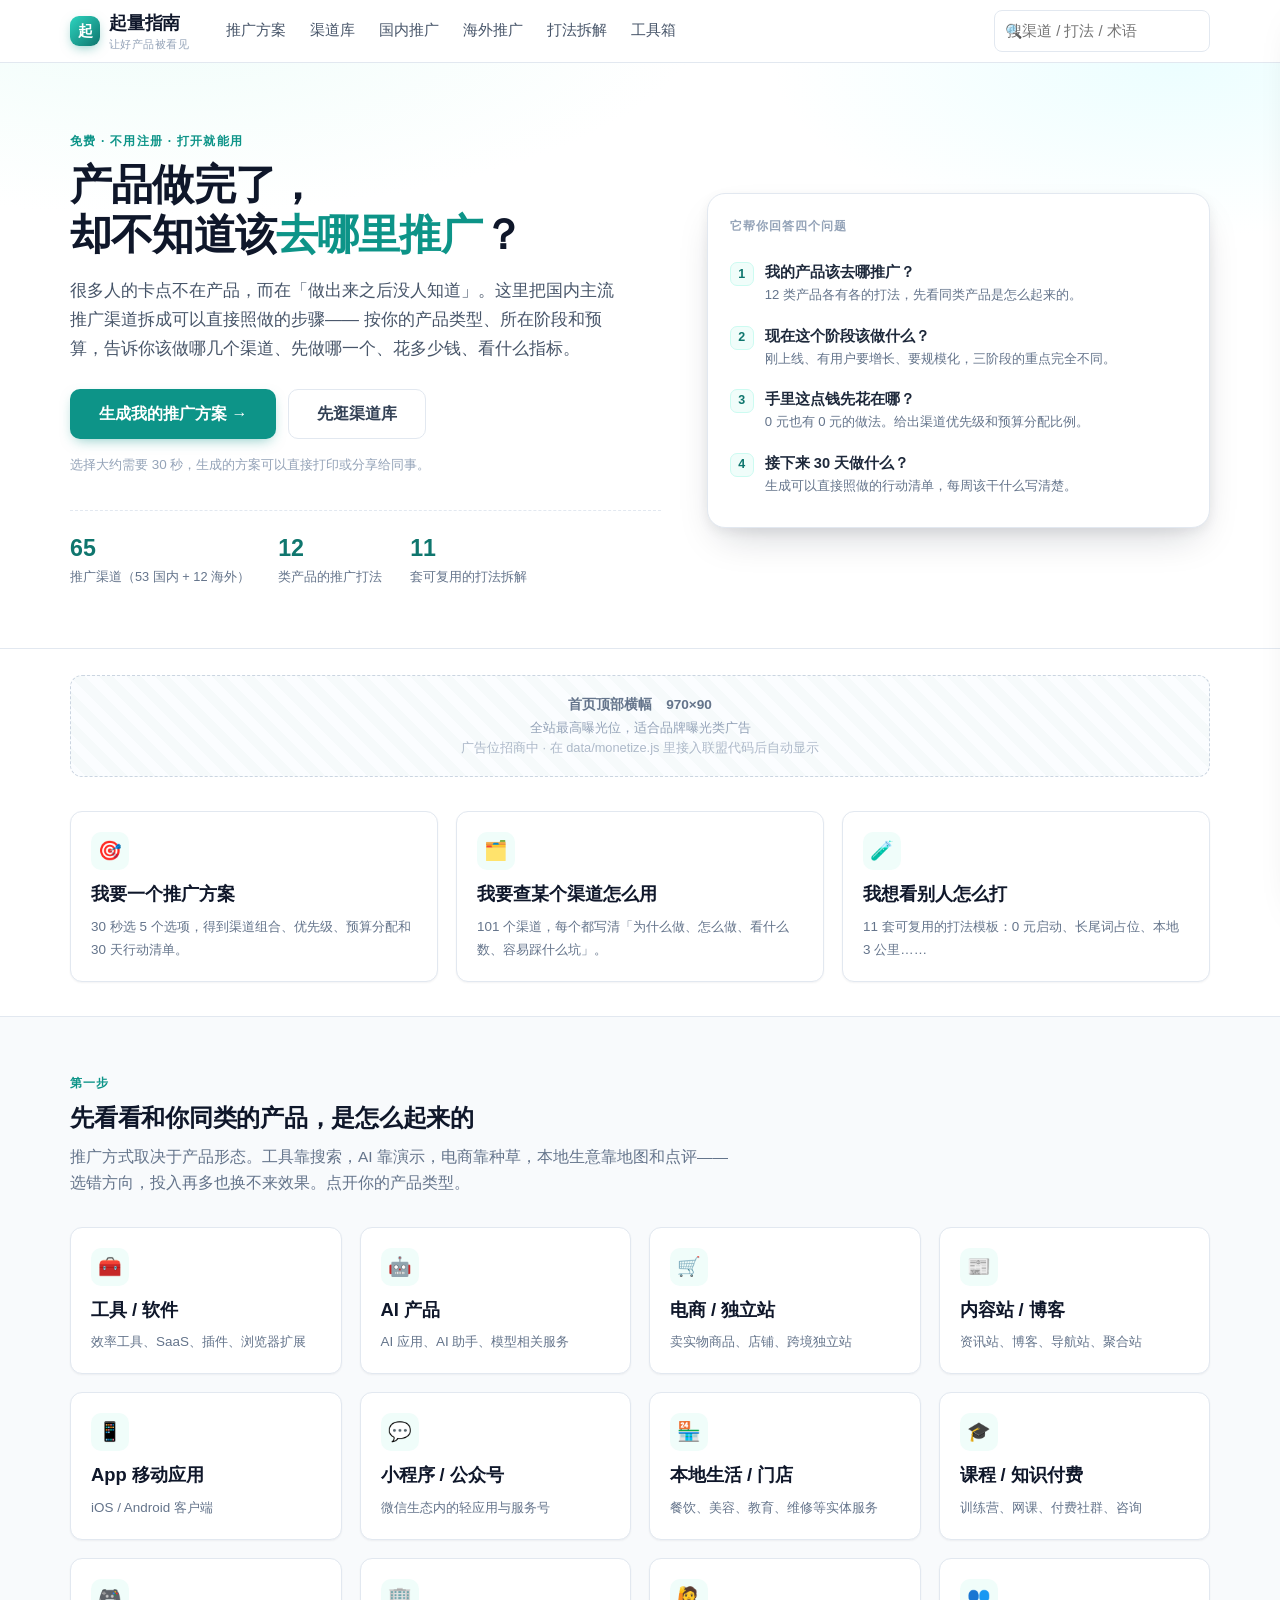
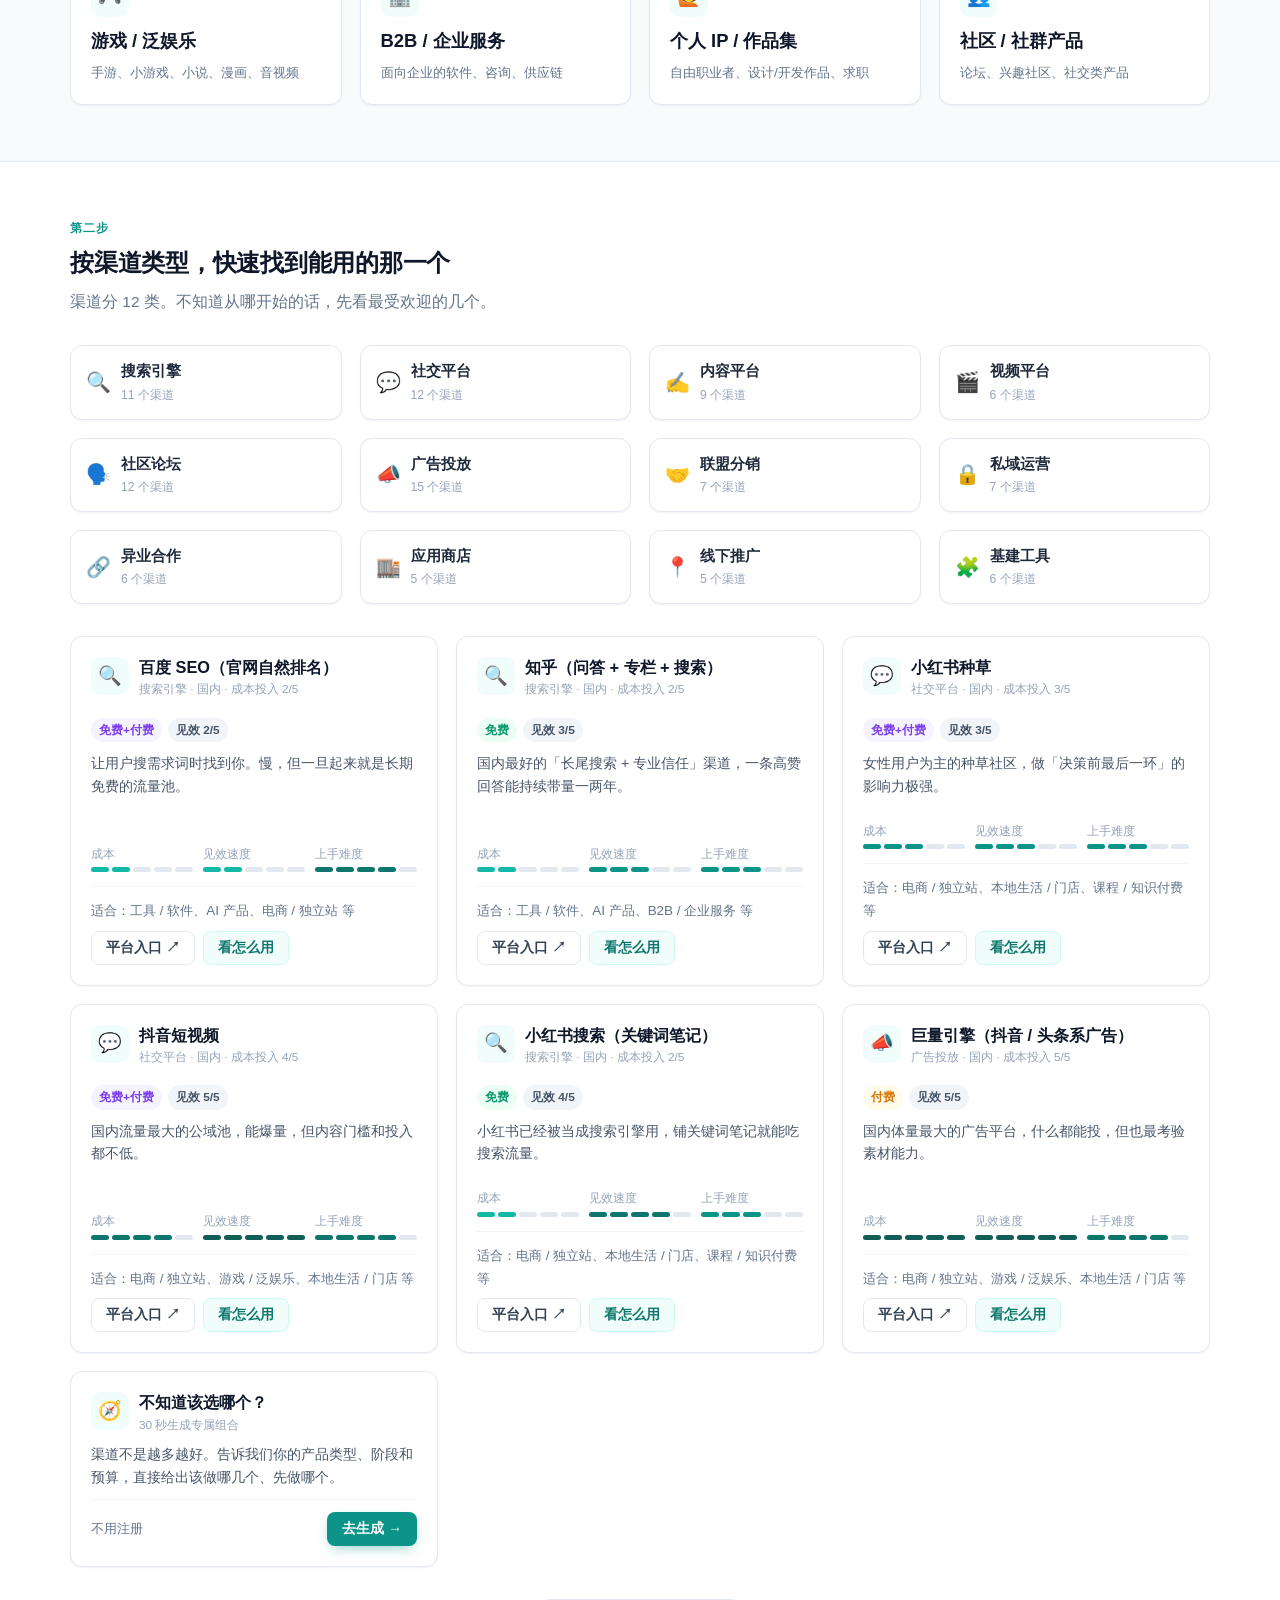
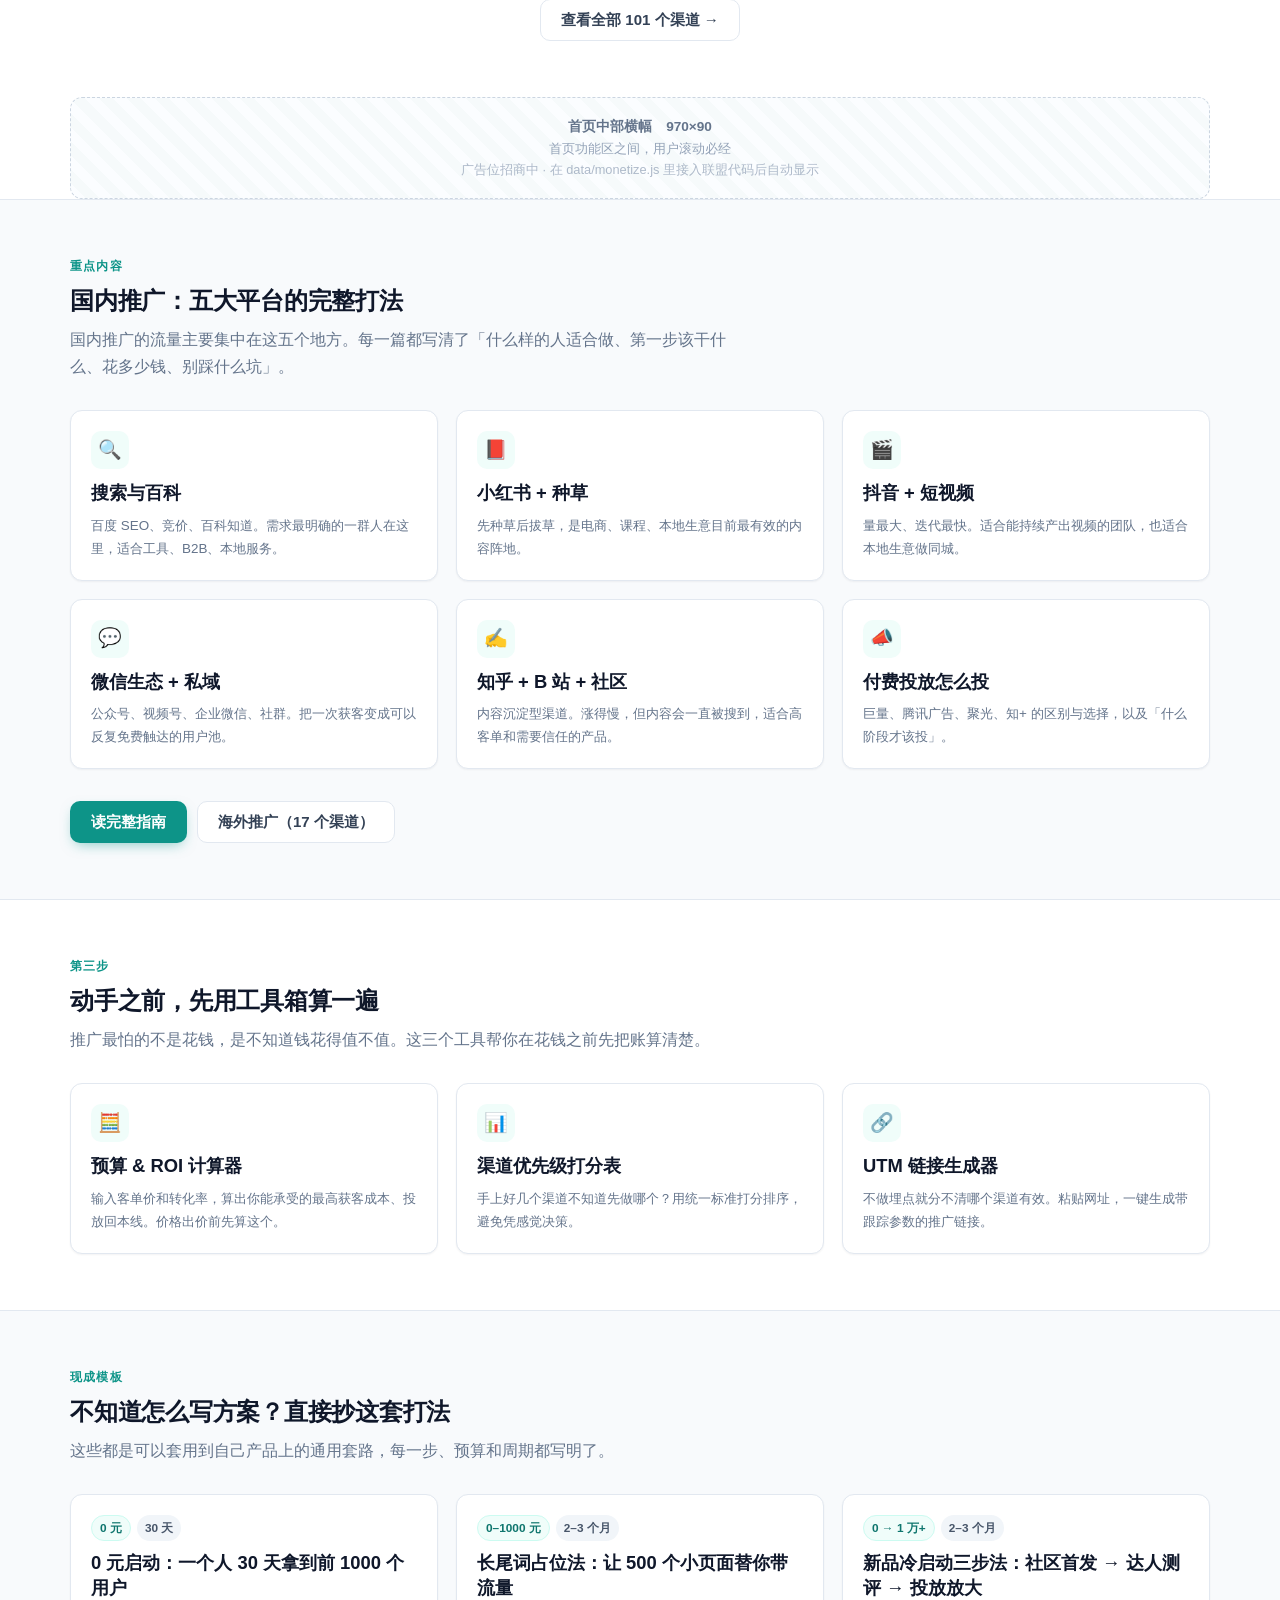
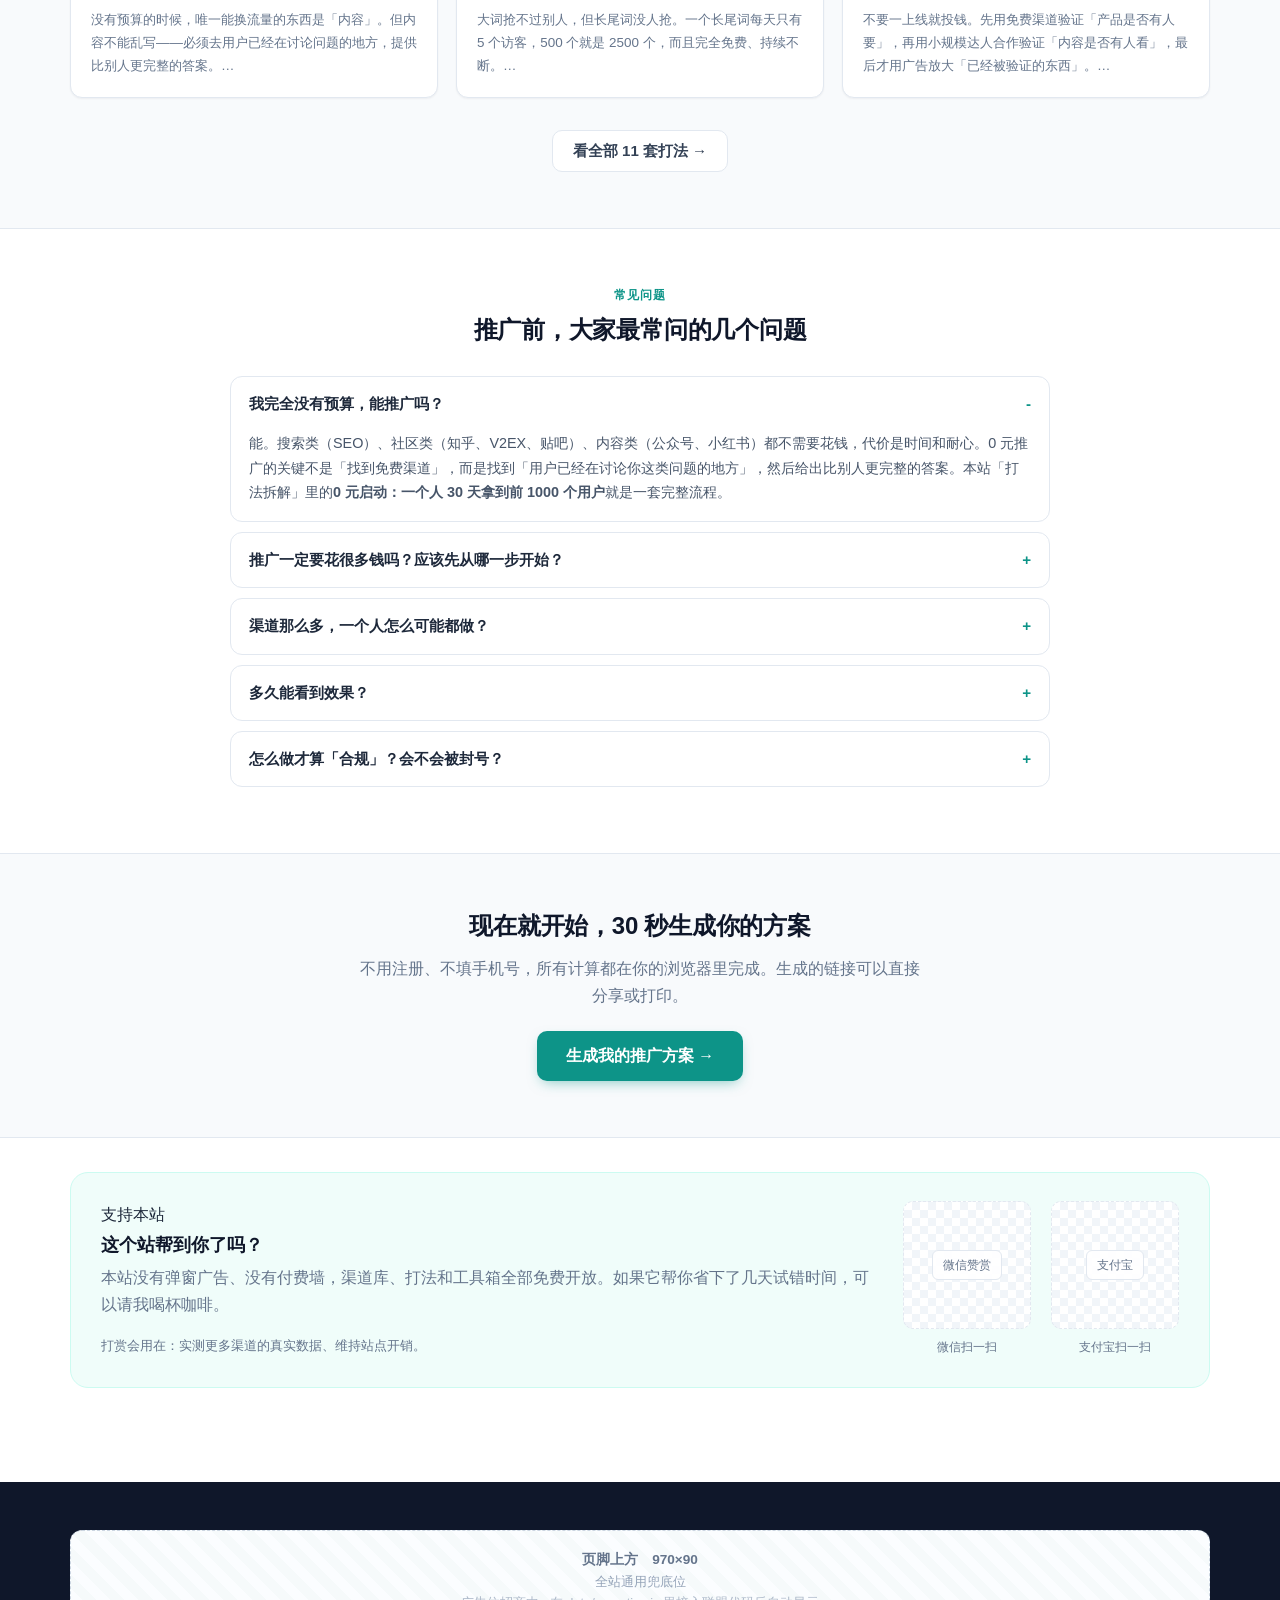
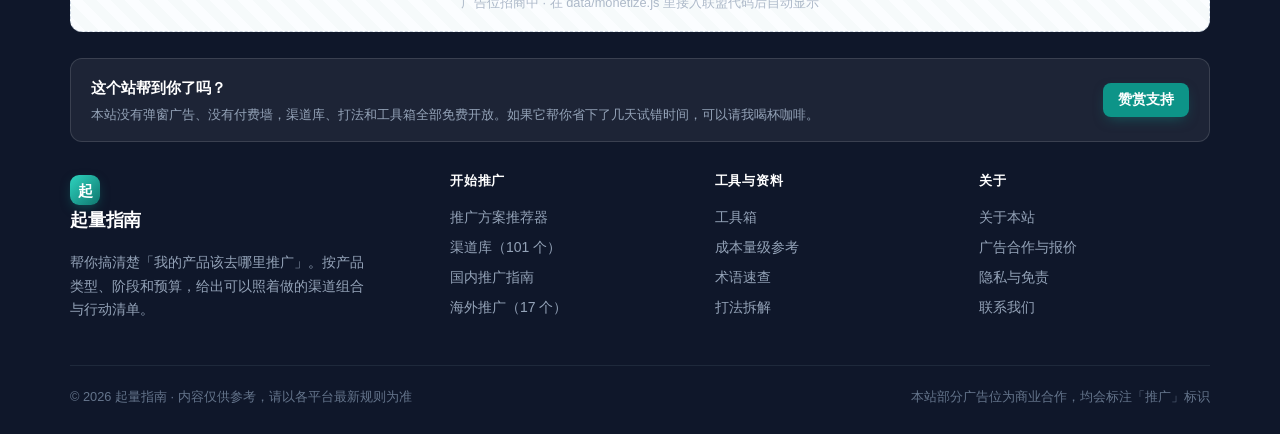
<file: index.html>
<!DOCTYPE html>
<html lang="zh-CN">
<head>
<meta charset="utf-8">
<meta name="viewport" content="width=device-width,initial-scale=1">
<title>起量指南 — 产品做完不知道去哪推广？按产品和预算给你渠道方案</title>
<meta name="description" content="很多人产品做完了却不知道怎么推广。起量指南把国内主流推广渠道拆成能照做的步骤：按产品类型、阶段和预算，告诉你该做哪几个渠道、先做哪个、花多少钱、看哪些指标。免费、不用注册。">
<meta name="keywords" content="产品推广,网站推广,推广渠道,推广方案,国内推广,推广方法,引流,获客">
<link rel="canonical" href="https://daniel-th666.github.io/qiliang-zhinan/">
<meta property="og:type" content="website">
<meta property="og:title" content="起量指南 — 让好产品被看见">
<meta property="og:description" content="按产品类型、阶段和预算，给出可以照着做的推广渠道组合与 30 天行动清单。">
<link rel="icon" href="data:image/svg+xml,%3Csvg xmlns='http://www.w3.org/2000/svg' viewBox='0 0 100 100'%3E%3Crect width='100' height='100' rx='24' fill='%230d9488'/%3E%3Ctext x='50' y='70' font-size='56' text-anchor='middle' fill='white' font-family='sans-serif'%3E%E8%B5%B7%3C/text%3E%3C/svg%3E">
<link rel="stylesheet" href="assets/css/style.css">
</head>
<body data-nav="index.html">

<header id="siteHeader"></header>

<main>

  <!-- ============ Hero ============ -->
  <section class="hero">
    <div class="wrap hero-grid">
      <div>
        <div class="sec-head" style="margin-bottom:0">
          <div class="eyebrow">免费 · 不用注册 · 打开就能用</div>
        </div>
        <h1>产品做完了，<br>却不知道该<em>去哪里推广</em>？</h1>
        <p class="lede">
          很多人的卡点不在产品，而在「做出来之后没人知道」。这里把国内主流推广渠道拆成可以直接照做的步骤——
          按你的产品类型、所在阶段和预算，告诉你该做哪几个渠道、先做哪一个、花多少钱、看什么指标。
        </p>
        <div class="hero-cta">
          <a class="btn btn-primary btn-lg" href="recommend.html">生成我的推广方案 →</a>
          <a class="btn btn-ghost btn-lg" href="channels.html">先逛渠道库</a>
        </div>
        <p class="hero-note">选择大约需要 30 秒，生成的方案可以直接打印或分享给同事。</p>
        <div class="hero-stats">
          <div><b>65</b><span>推广渠道（53 国内 + 12 海外）</span></div>
          <div><b>12</b><span>类产品的推广打法</span></div>
          <div><b>11</b><span>套可复用的打法拆解</span></div>
        </div>
      </div>
      <div class="hero-card">
        <div class="hc-title">它帮你回答四个问题</div>
        <div class="step-mini"><span class="n">1</span><div><b>我的产品该去哪推广？</b><p>12 类产品各有各的打法，先看同类产品是怎么起来的。</p></div></div>
        <div class="step-mini"><span class="n">2</span><div><b>现在这个阶段该做什么？</b><p>刚上线、有用户要增长、要规模化，三阶段的重点完全不同。</p></div></div>
        <div class="step-mini"><span class="n">3</span><div><b>手里这点钱先花在哪？</b><p>0 元也有 0 元的做法。给出渠道优先级和预算分配比例。</p></div></div>
        <div class="step-mini"><span class="n">4</span><div><b>接下来 30 天做什么？</b><p>生成可以直接照做的行动清单，每周该干什么写清楚。</p></div></div>
      </div>
    </div>
  </section>

  <div class="wrap" style="margin-top:26px"><div class="ad-slot" data-slot="home-top"></div></div>

  <!-- ============ 三个入口 ============ -->
  <section class="section-sm">
    <div class="wrap grid g3">
      <a class="card hoverable card-link" href="recommend.html">
        <div class="card-ico">🎯</div>
        <h3>我要一个推广方案</h3>
        <p class="small muted">30 秒选 5 个选项，得到渠道组合、优先级、预算分配和 30 天行动清单。</p>
      </a>
      <a class="card hoverable card-link" href="channels.html">
        <div class="card-ico">🗂️</div>
        <h3>我要查某个渠道怎么用</h3>
        <p class="small muted">101 个渠道，每个都写清「为什么做、怎么做、看什么数、容易踩什么坑」。</p>
      </a>
      <a class="card hoverable card-link" href="cases.html">
        <div class="card-ico">🧪</div>
        <h3>我想看别人怎么打</h3>
        <p class="small muted">11 套可复用的打法模板：0 元启动、长尾词占位、本地 3 公里……</p>
      </a>
    </div>
  </section>

  <!-- ============ 按产品类型 ============ -->
  <section class="section section-tint">
    <div class="wrap">
      <div class="sec-head">
        <div class="eyebrow">第一步</div>
        <h2>先看看和你同类的产品，是怎么起来的</h2>
        <p>推广方式取决于产品形态。工具靠搜索，AI 靠演示，电商靠种草，本地生意靠地图和点评——选错方向，投入再多也换不来效果。点开你的产品类型。</p>
      </div>
      <div class="grid g4" id="productGrid"></div>
    </div>
  </section>

  <!-- ============ 渠道速览 ============ -->
  <section class="section">
    <div class="wrap">
      <div class="sec-head">
        <div class="eyebrow">第二步</div>
        <h2>按渠道类型，快速找到能用的那一个</h2>
        <p>渠道分 12 类。不知道从哪开始的话，先看最受欢迎的几个。</p>
      </div>
      <div class="grid g4 mb3" id="catGrid"></div>
      <div class="grid g3" id="hotChannels"></div>
      <div class="center mt3">
        <a class="btn btn-ghost" href="channels.html">查看全部 101 个渠道 →</a>
      </div>
    </div>
  </section>

  <div class="wrap"><div class="ad-slot" data-slot="home-mid"></div></div>

  <!-- ============ 国内推广 ============ -->
  <section class="section section-tint">
    <div class="wrap">
      <div class="sec-head">
        <div class="eyebrow">重点内容</div>
        <h2>国内推广：五大平台的完整打法</h2>
        <p>国内推广的流量主要集中在这五个地方。每一篇都写清了「什么样的人适合做、第一步该干什么、花多少钱、别踩什么坑」。</p>
      </div>
      <div class="grid g3" id="cnGuides"></div>
      <div class="mt3 flex gap1 wrapf">
        <a class="btn btn-primary" href="china.html">读完整指南</a>
        <a class="btn btn-ghost" href="overseas.html">海外推广（17 个渠道）</a>
      </div>
    </div>
  </section>

  <!-- ============ 工具箱 ============ -->
  <section class="section">
    <div class="wrap">
      <div class="sec-head">
        <div class="eyebrow">第三步</div>
        <h2>动手之前，先用工具箱算一遍</h2>
        <p>推广最怕的不是花钱，是不知道钱花得值不值。这三个工具帮你在花钱之前先把账算清楚。</p>
      </div>
      <div class="grid g3">
        <a class="card hoverable card-link" href="tools.html#roi">
          <div class="card-ico">🧮</div>
          <h3>预算 &amp; ROI 计算器</h3>
          <p class="small muted">输入客单价和转化率，算出你能承受的最高获客成本、投放回本线。价格出价前先算这个。</p>
        </a>
        <a class="card hoverable card-link" href="tools.html#score">
          <div class="card-ico">📊</div>
          <h3>渠道优先级打分表</h3>
          <p class="small muted">手上好几个渠道不知道先做哪个？用统一标准打分排序，避免凭感觉决策。</p>
        </a>
        <a class="card hoverable card-link" href="tools.html#utm">
          <div class="card-ico">🔗</div>
          <h3>UTM 链接生成器</h3>
          <p class="small muted">不做埋点就分不清哪个渠道有效。粘贴网址，一键生成带跟踪参数的推广链接。</p>
        </a>
      </div>
    </div>
  </section>

  <!-- ============ 打法拆解 ============ -->
  <section class="section section-tint">
    <div class="wrap">
      <div class="sec-head">
        <div class="eyebrow">现成模板</div>
        <h2>不知道怎么写方案？直接抄这套打法</h2>
        <p>这些都是可以套用到自己产品上的通用套路，每一步、预算和周期都写明了。</p>
      </div>
      <div class="grid g3" id="hotCases"></div>
      <div class="center mt3"><a class="btn btn-ghost" href="cases.html">看全部 11 套打法 →</a></div>
    </div>
  </section>

  <!-- ============ FAQ ============ -->
  <section class="section">
    <div class="wrap" style="max-width:860px">
      <div class="sec-head center">
        <div class="eyebrow">常见问题</div>
        <h2>推广前，大家最常问的几个问题</h2>
      </div>

      <details class="faq" open><summary>我完全没有预算，能推广吗？</summary>
        <div class="faq-body"><p>能。搜索类（SEO）、社区类（知乎、V2EX、贴吧）、内容类（公众号、小红书）都不需要花钱，代价是时间和耐心。0 元推广的关键不是「找到免费渠道」，而是找到「用户已经在讨论你这类问题的地方」，然后给出比别人更完整的答案。本站「打法拆解」里的<b>0 元启动：一个人 30 天拿到前 1000 个用户</b>就是一套完整流程。</p></div>
      </details>

      <details class="faq"><summary>推广一定要花很多钱吗？应该先从哪一步开始？</summary>
        <div class="faq-body"><p>不必。健康的顺序是：先用免费渠道验证「有没有人需要」，再用小钱测「哪个渠道最划算」，最后才放量。一上来就投广告，等于在还不知道转化率的情况下买流量，钱基本会浪费掉。</p></div>
      </details>

      <details class="faq"><summary>渠道那么多，一个人怎么可能都做？</summary>
        <div class="faq-body"><p>所以本站会按你的团队规模限制渠道数量——一个人最多推 5 个渠道，2–3 人 7 个，有专人 9 个。做 3 个做到位，远胜做 10 个都半途而废。分散精力是初创团队最大的浪费。</p></div>
      </details>

      <details class="faq"><summary>多久能看到效果？</summary>
        <div class="faq-body"><p>取决于渠道类型：付费投放当天就有数据；社区内容 1–4 周有反馈；SEO 通常要 3–6 个月起量，但起来之后是长期免费流量。所以合理的做法是「慢渠道打底 + 快渠道补量」，而不是只押一个。</p></div>
      </details>

      <details class="faq"><summary>怎么做才算「合规」？会不会被封号？</summary>
        <div class="faq-body"><p>核心原则只有两条：不做假（不刷量、不伪造评价），不用绝对化用语（「最」「第一」「保证」）。国内网站做百度推广前需要 ICP 备案；平台规则请以官方最新公告为准。本站「术语速查」里整理了合规相关的关键概念。</p></div>
      </details>
    </div>
  </section>

  <!-- ============ 收尾 ============ -->
  <section class="section section-tint">
    <div class="wrap center">
      <h2>现在就开始，30 秒生成你的方案</h2>
      <p class="muted" style="max-width:560px;margin:0 auto 22px">不用注册、不填手机号，所有计算都在你的浏览器里完成。生成的链接可以直接分享或打印。</p>
      <a class="btn btn-primary btn-lg" href="recommend.html">生成我的推广方案 →</a>
    </div>
  </section>

  <!-- ============ 打赏（内容在 data/monetize.js 的 QL.support 里改） ============ -->
  <section class="section-sm">
    <div class="wrap">
      <div data-support></div>
    </div>
  </section>

</main>

<footer id="siteFooter"></footer>
<div id="siteDrawer"></div>

<script type="application/ld+json">
{"@context":"https://schema.org","@type":"FAQPage","mainEntity":[
{"@type":"Question","name":"我完全没有预算，能推广吗？","acceptedAnswer":{"@type":"Answer","text":"能。搜索类（SEO）、社区类（知乎、V2EX、贴吧）、内容类（公众号、小红书）都不需要花钱，代价是时间和耐心。关键是找到用户已经在讨论你这类问题的地方，给出比别人更完整的答案。"}},
{"@type":"Question","name":"推广一定要花很多钱吗？应该先从哪一步开始？","acceptedAnswer":{"@type":"Answer","text":"健康的顺序是：先用免费渠道验证有没有人需要，再用小钱测哪个渠道最划算，最后才放量。"}},
{"@type":"Question","name":"渠道那么多，一个人怎么可能都做？","acceptedAnswer":{"@type":"Answer","text":"本站会按团队规模限制渠道数量——一个人最多推 5 个渠道，2-3 人 7 个，有专人 9 个。做 3 个做到位远胜做 10 个。"}},
{"@type":"Question","name":"推广多久能看到效果？","acceptedAnswer":{"@type":"Answer","text":"付费投放当天就有数据；社区内容 1-4 周有反馈；SEO 通常要 3-6 个月起量，但起来之后是长期免费流量。"}},
{"@type":"Question","name":"推广怎么做才算合规？","acceptedAnswer":{"@type":"Answer","text":"核心原则只有两条：不做假（不刷量、不伪造评价），不用绝对化用语。国内网站做百度推广前需要 ICP 备案。"}}
]}
</script>

<script src="data/meta.js"></script>
<script src="data/channels.js"></script>
<script src="data/playbooks.js"></script>
<script src="data/cases.js"></script>
<script src="data/tools.js"></script>
<script src="data/monetize.js"></script>
<script src="assets/js/app.js"></script>
<script src="assets/js/components.js"></script>
<script src="assets/js/recommend.js"></script>
<script>
document.addEventListener('DOMContentLoaded', function () {
  var esc = QL.esc, $ = QL.$, $$ = QL.$$;

  /* 产品类型网格 */
  $('#productGrid').innerHTML = QL.products.map(function (p) {
    return '<a class="card hoverable card-link" href="playbook.html?id=' + p.id + '">' +
      '<div class="card-ico">' + p.emo + '</div>' +
      '<h3>' + esc(p.name) + '</h3>' +
      '<p class="small muted">' + esc(p.desc) + '</p></a>';
  }).join('');

  /* 渠道分类磁贴 */
  var catCount = {};
  QL.channels.forEach(function (c) { catCount[c.cat] = (catCount[c.cat] || 0) + 1; });
  $('#catGrid').innerHTML = QL.cats.map(function (c) {
    return '<a class="card hoverable card-link cat-tile" href="channels.html?cat=' + c.id + '">' +
      '<span class="emo">' + c.emo + '</span>' +
      '<span><b>' + esc(c.name) + '</b><span>' + (catCount[c.id] || 0) + ' 个渠道</span></span></a>';
  }).join('');

  /* 热门渠道 */
  var hot = ['baidu-seo', 'zhihu', 'xiaohongshu', 'douyin', 'xhs-search', 'juliliang'];
  var hotHTML = hot.map(function (id) { var c = QL.byId(QL.channels, id); return c ? QL.chCard(c) : ''; }).join('');
  /* 第 4 张后插内嵌广告 */
  var parts = hotHTML.split('</article>');
  $('#hotChannels').innerHTML = hotHTML +
    '<article class="card hoverable ch-card"><div class="ch-head"><span class="card-ico" style="margin-bottom:0">🧭</span>' +
    '<div style="flex:1"><h3>不知道该选哪个？</h3><span class="ch-cat">30 秒生成专属组合</span></div></div>' +
    '<p class="ch-sum">渠道不是越多越好。告诉我们你的产品类型、阶段和预算，直接给出该做哪几个、先做哪个。</p>' +
    '<div class="ch-foot"><span class="small muted">不用注册</span>' +
    '<a class="btn btn-primary btn-sm" href="recommend.html">去生成 →</a></div></article>';

  /* 国内五大平台 */
  var guides = [
    { emo: '🔍', t: '搜索与百科', d: '百度 SEO、竞价、百科知道。需求最明确的一群人在这里，适合工具、B2B、本地服务。' },
    { emo: '📕', t: '小红书 + 种草', d: '先种草后拔草，是电商、课程、本地生意目前最有效的内容阵地。' },
    { emo: '🎬', t: '抖音 + 短视频', d: '量最大、迭代最快。适合能持续产出视频的团队，也适合本地生意做同城。' },
    { emo: '💬', t: '微信生态 + 私域', d: '公众号、视频号、企业微信、社群。把一次获客变成可以反复免费触达的用户池。' },
    { emo: '✍️', t: '知乎 + B 站 + 社区', d: '内容沉淀型渠道。涨得慢，但内容会一直被搜到，适合高客单和需要信任的产品。' },
    { emo: '📣', t: '付费投放怎么投', d: '巨量、腾讯广告、聚光、知+ 的区别与选择，以及「什么阶段才该投」。' }
  ];
  $('#cnGuides').innerHTML = guides.map(function (g) {
    return '<a class="card hoverable card-link" href="china.html">' +
      '<div class="card-ico">' + g.emo + '</div><h3>' + esc(g.t) + '</h3>' +
      '<p class="small muted">' + esc(g.d) + '</p></a>';
  }).join('');

  /* 精选打法 */
  var picks = ['zero-budget-30d', 'longtail-seo', 'cold-start-triple'];
  $('#hotCases').innerHTML = picks.map(function (id) {
    var c = QL.byId(QL.cases, id);
    if (!c) return '';
    return '<a class="card hoverable card-link" href="cases.html#' + c.id + '">' +
      '<div class="tag-row mb1">' + QL.tag(c.budget, 'tag-brand') + QL.tag(c.days) + '</div>' +
      '<h3>' + esc(c.title) + '</h3>' +
      '<p class="small muted">' + esc(c.logic.slice(0, 78)) + '…</p></a>';
  }).join('');

  QL.renderAds(document);
});
</script>
</body>
</html>
</file>
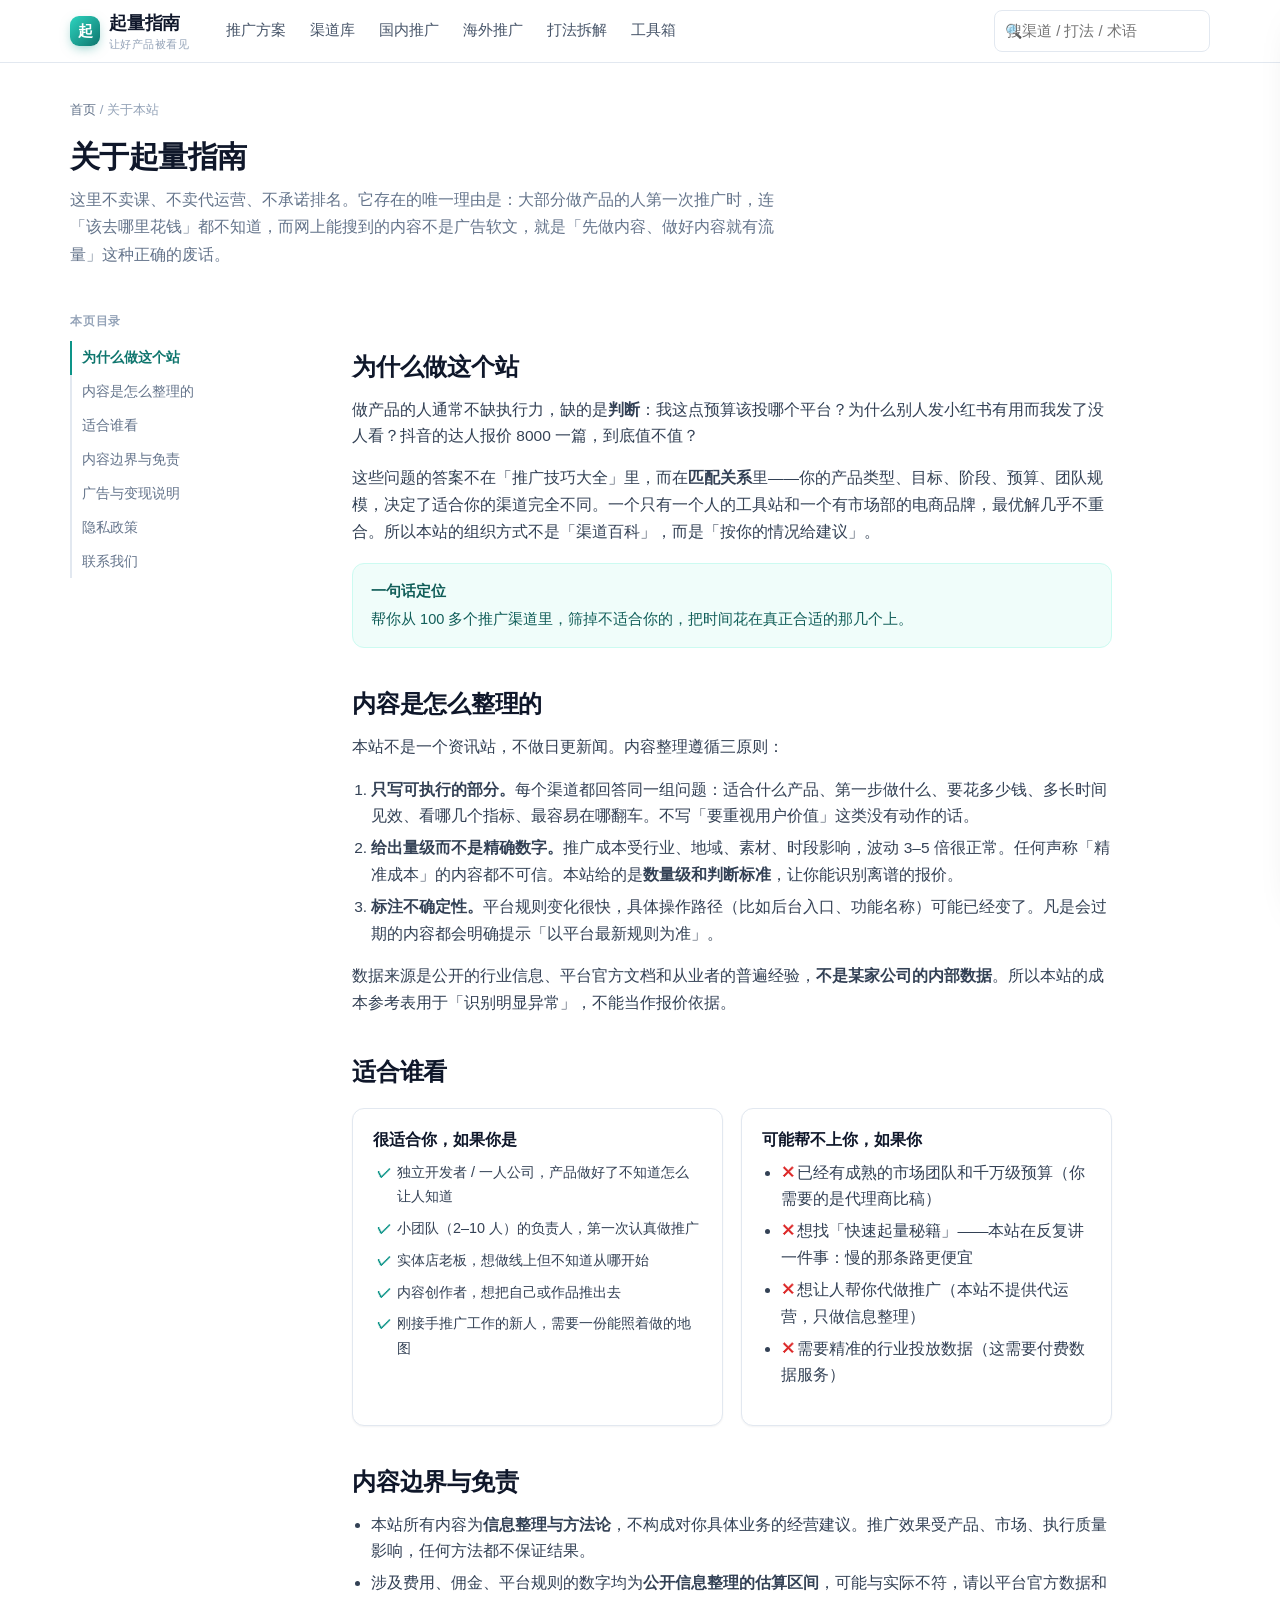
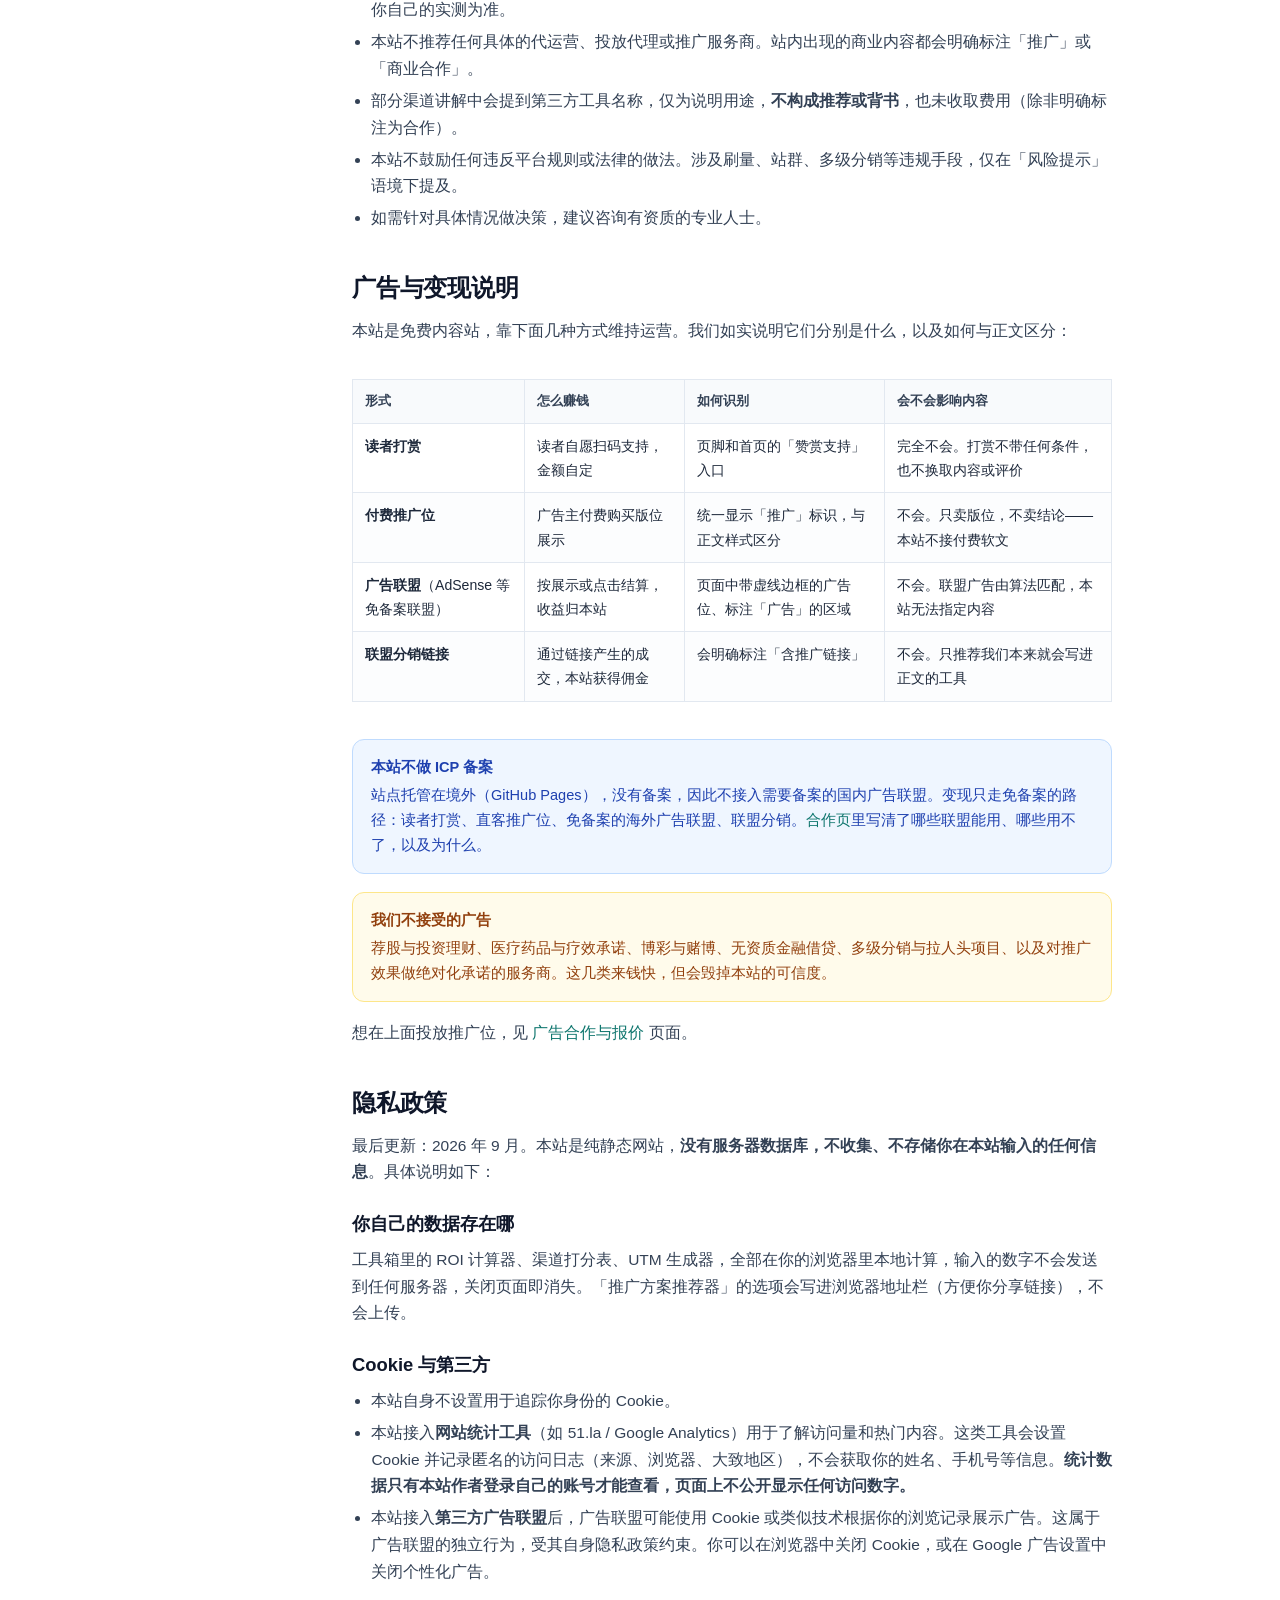
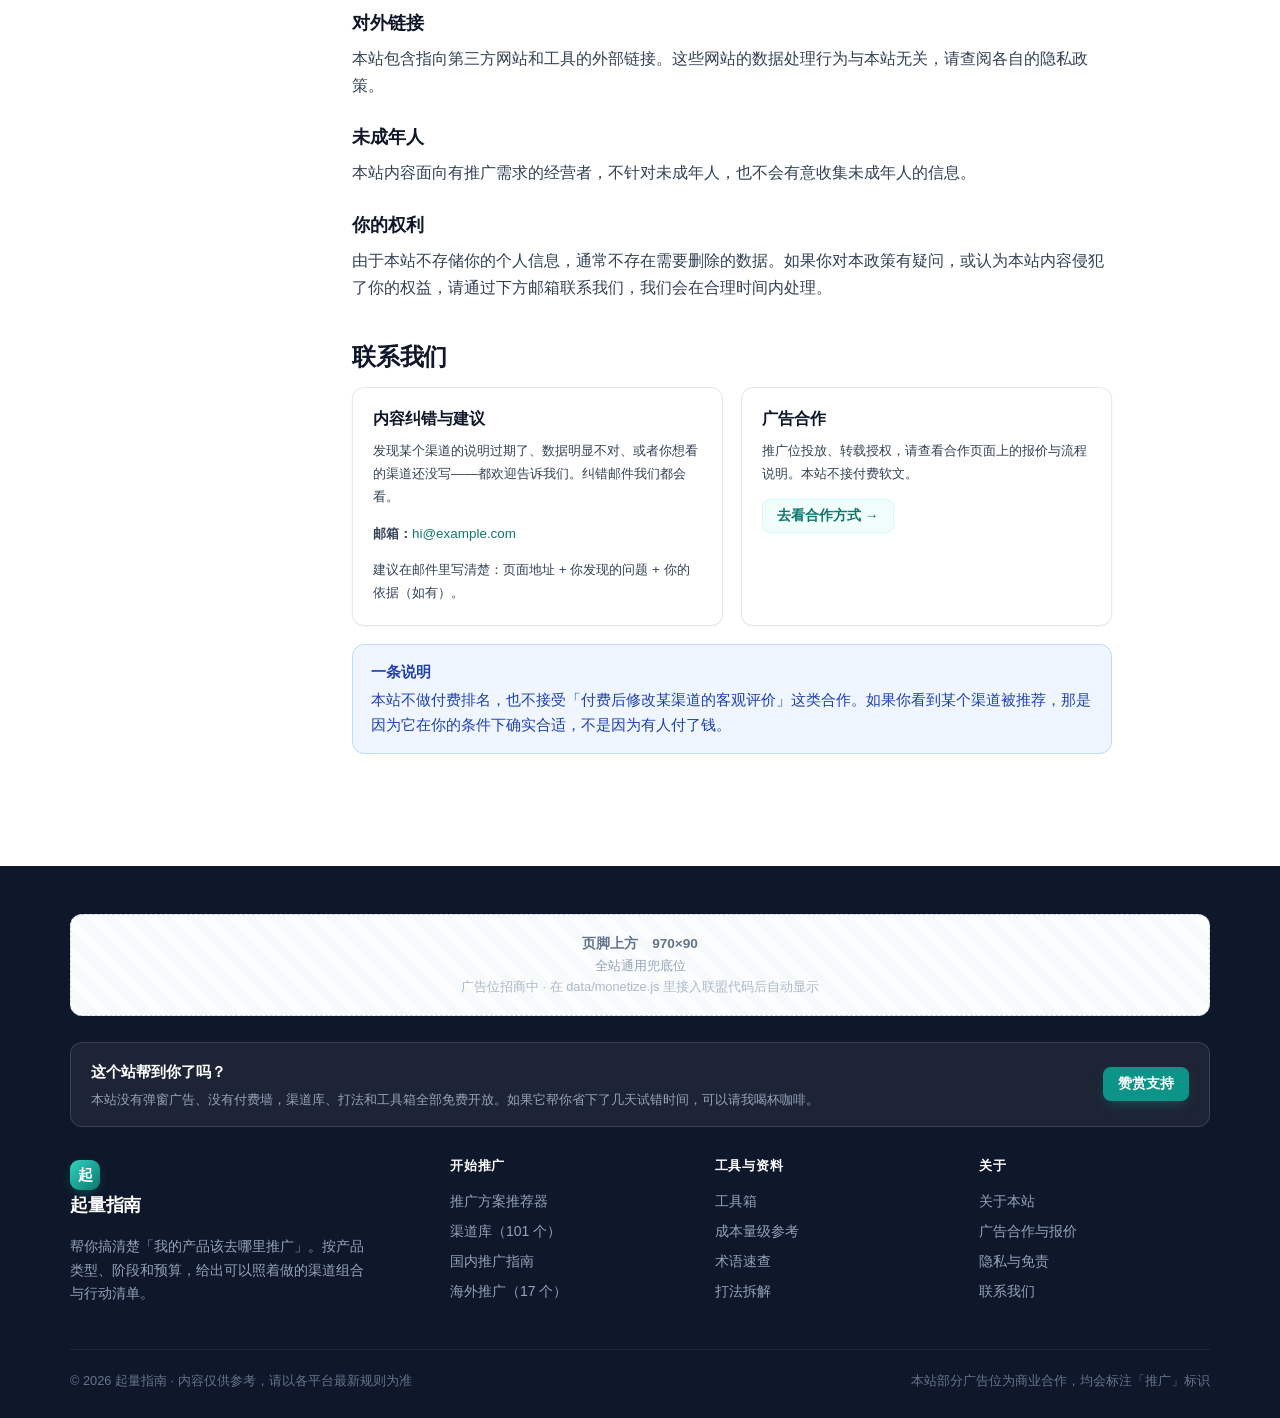
<file: about.html>
<!DOCTYPE html>
<html lang="zh-CN">
<head>
<meta charset="utf-8">
<meta name="viewport" content="width=device-width,initial-scale=1">
<title>关于本站 — 内容怎么来的、隐私政策与联系方式 | 起量指南</title>
<meta name="description" content="起量指南是什么、内容是怎么整理的、适合谁看、有哪些边界。含隐私政策（Cookie 与第三方统计说明）和联系方式。本站为免费内容站，通过读者打赏与推广位维持运营，不做 ICP 备案。">
<link rel="canonical" href="https://daniel-th666.github.io/qiliang-zhinan/about.html">
<link rel="icon" href="data:image/svg+xml,%3Csvg xmlns='http://www.w3.org/2000/svg' viewBox='0 0 100 100'%3E%3Crect width='100' height='100' rx='24' fill='%230d9488'/%3E%3Ctext x='50' y='70' font-size='56' text-anchor='middle' fill='white' font-family='sans-serif'%3E%E8%B5%B7%3C/text%3E%3C/svg%3E">
<link rel="stylesheet" href="assets/css/style.css">
</head>
<body data-nav="">

<header id="siteHeader"></header>

<main>
  <section class="page-head">
    <div class="wrap">
      <div class="breadcrumb"><a href="index.html">首页</a> / 关于本站</div>
      <h1>关于起量指南</h1>
      <p class="lede">这里不卖课、不卖代运营、不承诺排名。它存在的唯一理由是：大部分做产品的人第一次推广时，连「该去哪里花钱」都不知道，而网上能搜到的内容不是广告软文，就是「先做内容、做好内容就有流量」这种正确的废话。</p>
    </div>
  </section>

  <section class="section-sm">
    <div class="wrap split">

      <aside>
        <div class="toc">
          <div class="toc-title">本页目录</div>
          <nav class="toc-nav">
            <a href="#why" class="on">为什么做这个站</a>
            <a href="#how">内容是怎么整理的</a>
            <a href="#who">适合谁看</a>
            <a href="#boundary">内容边界与免责</a>
            <a href="#ads">广告与变现说明</a>
            <a href="#privacy">隐私政策</a>
            <a href="#contact">联系我们</a>
          </nav>
        </div>
      </aside>

      <div class="prose">

        <h2 id="why">为什么做这个站</h2>
        <p>做产品的人通常不缺执行力，缺的是<strong>判断</strong>：我这点预算该投哪个平台？为什么别人发小红书有用而我发了没人看？抖音的达人报价 8000 一篇，到底值不值？</p>
        <p>这些问题的答案不在「推广技巧大全」里，而在<strong>匹配关系</strong>里——你的产品类型、目标、阶段、预算、团队规模，决定了适合你的渠道完全不同。一个只有一个人的工具站和一个有市场部的电商品牌，最优解几乎不重合。所以本站的组织方式不是「渠道百科」，而是「按你的情况给建议」。</p>
        <div class="callout brand"><b>一句话定位</b>帮你从 100 多个推广渠道里，筛掉不适合你的，把时间花在真正合适的那几个上。</div>

        <h2 id="how">内容是怎么整理的</h2>
        <p>本站不是一个资讯站，不做日更新闻。内容整理遵循三原则：</p>
        <ol>
          <li><b>只写可执行的部分。</b>每个渠道都回答同一组问题：适合什么产品、第一步做什么、要花多少钱、多长时间见效、看哪几个指标、最容易在哪翻车。不写「要重视用户价值」这类没有动作的话。</li>
          <li><b>给出量级而不是精确数字。</b>推广成本受行业、地域、素材、时段影响，波动 3–5 倍很正常。任何声称「精准成本」的内容都不可信。本站给的是<strong>数量级和判断标准</strong>，让你能识别离谱的报价。</li>
          <li><b>标注不确定性。</b>平台规则变化很快，具体操作路径（比如后台入口、功能名称）可能已经变了。凡是会过期的内容都会明确提示「以平台最新规则为准」。</li>
        </ol>
        <p>数据来源是公开的行业信息、平台官方文档和从业者的普遍经验，<strong>不是某家公司的内部数据</strong>。所以本站的成本参考表用于「识别明显异常」，不能当作报价依据。</p>

        <h2 id="who">适合谁看</h2>
        <div class="grid g2" style="margin:20px 0">
          <div class="card" style="margin:0">
            <h4 class="mt0">很适合你，如果你是</h4>
            <ul class="tick">
              <li>独立开发者 / 一人公司，产品做好了不知道怎么让人知道</li>
              <li>小团队（2–10 人）的负责人，第一次认真做推广</li>
              <li>实体店老板，想做线上但不知道从哪开始</li>
              <li>内容创作者，想把自己或作品推出去</li>
              <li>刚接手推广工作的新人，需要一份能照着做的地图</li>
            </ul>
          </div>
          <div class="card" style="margin:0">
            <h4 class="mt0">可能帮不上你，如果你</h4>
            <ul class="cross">
              <li>已经有成熟的市场团队和千万级预算（你需要的是代理商比稿）</li>
              <li>想找「快速起量秘籍」——本站在反复讲一件事：慢的那条路更便宜</li>
              <li>想让人帮你代做推广（本站不提供代运营，只做信息整理）</li>
              <li>需要精准的行业投放数据（这需要付费数据服务）</li>
            </ul>
          </div>
        </div>

        <h2 id="boundary">内容边界与免责</h2>
        <ul>
          <li>本站所有内容为<strong>信息整理与方法论</strong>，不构成对你具体业务的经营建议。推广效果受产品、市场、执行质量影响，任何方法都不保证结果。</li>
          <li>涉及费用、佣金、平台规则的数字均为<strong>公开信息整理的估算区间</strong>，可能与实际不符，请以平台官方数据和你自己的实测为准。</li>
          <li>本站不推荐任何具体的代运营、投放代理或推广服务商。站内出现的商业内容都会明确标注「推广」或「商业合作」。</li>
          <li>部分渠道讲解中会提到第三方工具名称，仅为说明用途，<strong>不构成推荐或背书</strong>，也未收取费用（除非明确标注为合作）。</li>
          <li>本站不鼓励任何违反平台规则或法律的做法。涉及刷量、站群、多级分销等违规手段，仅在「风险提示」语境下提及。</li>
          <li>如需针对具体情况做决策，建议咨询有资质的专业人士。</li>
        </ul>

        <h2 id="ads">广告与变现说明</h2>
        <p>本站是免费内容站，靠下面几种方式维持运营。我们如实说明它们分别是什么，以及如何与正文区分：</p>
        <div class="table-scroll">
          <table class="tbl">
            <thead><tr><th>形式</th><th>怎么赚钱</th><th>如何识别</th><th>会不会影响内容</th></tr></thead>
            <tbody>
              <tr><td><b>读者打赏</b></td><td>读者自愿扫码支持，金额自定</td><td>页脚和首页的「赞赏支持」入口</td><td>完全不会。打赏不带任何条件，也不换取内容或评价</td></tr>
              <tr><td><b>付费推广位</b></td><td>广告主付费购买版位展示</td><td>统一显示「推广」标识，与正文样式区分</td><td>不会。只卖版位，不卖结论——本站不接付费软文</td></tr>
              <tr><td><b>广告联盟</b>（AdSense 等免备案联盟）</td><td>按展示或点击结算，收益归本站</td><td>页面中带虚线边框的广告位、标注「广告」的区域</td><td>不会。联盟广告由算法匹配，本站无法指定内容</td></tr>
              <tr><td><b>联盟分销链接</b></td><td>通过链接产生的成交，本站获得佣金</td><td>会明确标注「含推广链接」</td><td>不会。只推荐我们本来就会写进正文的工具</td></tr>
            </tbody>
          </table>
        </div>
        <div class="callout info"><b>本站不做 ICP 备案</b>站点托管在境外（GitHub Pages），没有备案，因此不接入需要备案的国内广告联盟。变现只走免备案的路径：读者打赏、直客推广位、免备案的海外广告联盟、联盟分销。<a href="promote.html#networks">合作页</a>里写清了哪些联盟能用、哪些用不了，以及为什么。</div>
        <div class="callout warn"><b>我们不接受的广告</b>荐股与投资理财、医疗药品与疗效承诺、博彩与赌博、无资质金融借贷、多级分销与拉人头项目、以及对推广效果做绝对化承诺的服务商。这几类来钱快，但会毁掉本站的可信度。</div>
        <p>想在上面投放推广位，见 <a href="promote.html">广告合作与报价</a> 页面。</p>

        <h2 id="privacy">隐私政策</h2>
        <p>最后更新：2026 年 9 月。本站是纯静态网站，<strong>没有服务器数据库，不收集、不存储你在本站输入的任何信息</strong>。具体说明如下：</p>

        <h3>你自己的数据存在哪</h3>
        <p>工具箱里的 ROI 计算器、渠道打分表、UTM 生成器，全部在你的浏览器里本地计算，输入的数字不会发送到任何服务器，关闭页面即消失。「推广方案推荐器」的选项会写进浏览器地址栏（方便你分享链接），不会上传。</p>

        <h3>Cookie 与第三方</h3>
        <ul>
          <li>本站自身不设置用于追踪你身份的 Cookie。</li>
          <li>本站接入<strong>网站统计工具</strong>（如 51.la / Google Analytics）用于了解访问量和热门内容。这类工具会设置 Cookie 并记录匿名的访问日志（来源、浏览器、大致地区），不会获取你的姓名、手机号等信息。<strong>统计数据只有本站作者登录自己的账号才能查看，页面上不公开显示任何访问数字。</strong></li>
          <li>本站接入<strong>第三方广告联盟</strong>后，广告联盟可能使用 Cookie 或类似技术根据你的浏览记录展示广告。这属于广告联盟的独立行为，受其自身隐私政策约束。你可以在浏览器中关闭 Cookie，或在 Google 广告设置中关闭个性化广告。</li>
        </ul>

        <h3>对外链接</h3>
        <p>本站包含指向第三方网站和工具的外部链接。这些网站的数据处理行为与本站无关，请查阅各自的隐私政策。</p>

        <h3>未成年人</h3>
        <p>本站内容面向有推广需求的经营者，不针对未成年人，也不会有意收集未成年人的信息。</p>

        <h3>你的权利</h3>
        <p>由于本站不存储你的个人信息，通常不存在需要删除的数据。如果你对本政策有疑问，或认为本站内容侵犯了你的权益，请通过下方邮箱联系我们，我们会在合理时间内处理。</p>

        <h2 id="contact">联系我们</h2>
        <div class="grid g2">
          <div class="card" style="margin:0">
            <h4 class="mt0">内容纠错与建议</h4>
            <p class="small muted">发现某个渠道的说明过期了、数据明显不对、或者你想看的渠道还没写——都欢迎告诉我们。纠错邮件我们都会看。</p>
            <p class="small"><b>邮箱：</b><a id="mail-1" href="#">—</a></p>
            <p class="small muted">建议在邮件里写清楚：页面地址 + 你发现的问题 + 你的依据（如有）。</p>
          </div>
          <div class="card" style="margin:0">
            <h4 class="mt0">广告合作</h4>
            <p class="small muted">推广位投放、转载授权，请查看合作页面上的报价与流程说明。本站不接付费软文。</p>
            <a class="btn btn-soft btn-sm" href="promote.html#contact">去看合作方式 →</a>
          </div>
        </div>
        <div class="callout info"><b>一条说明</b>本站不做付费排名，也不接受「付费后修改某渠道的客观评价」这类合作。如果你看到某个渠道被推荐，那是因为它在你的条件下确实合适，不是因为有人付了钱。</div>

      </div>
    </div>
  </section>
</main>

<footer id="siteFooter"></footer>
<div id="siteDrawer"></div>

<script src="data/meta.js"></script>
<script src="data/channels.js"></script>
<script src="data/playbooks.js"></script>
<script src="data/cases.js"></script>
<script src="data/tools.js"></script>
<script src="data/monetize.js"></script>
<script src="assets/js/app.js"></script>
<script src="assets/js/components.js"></script>
<script src="assets/js/recommend.js"></script>
<script>
document.addEventListener('DOMContentLoaded', function () {
  var mail = (QL.site && QL.site.contact) || 'hi@example.com';
  var a = document.getElementById('mail-1');
  if (a) { a.textContent = mail; a.setAttribute('href', 'mailto:' + mail); }
});
</script>
</body>
</html>
</file>
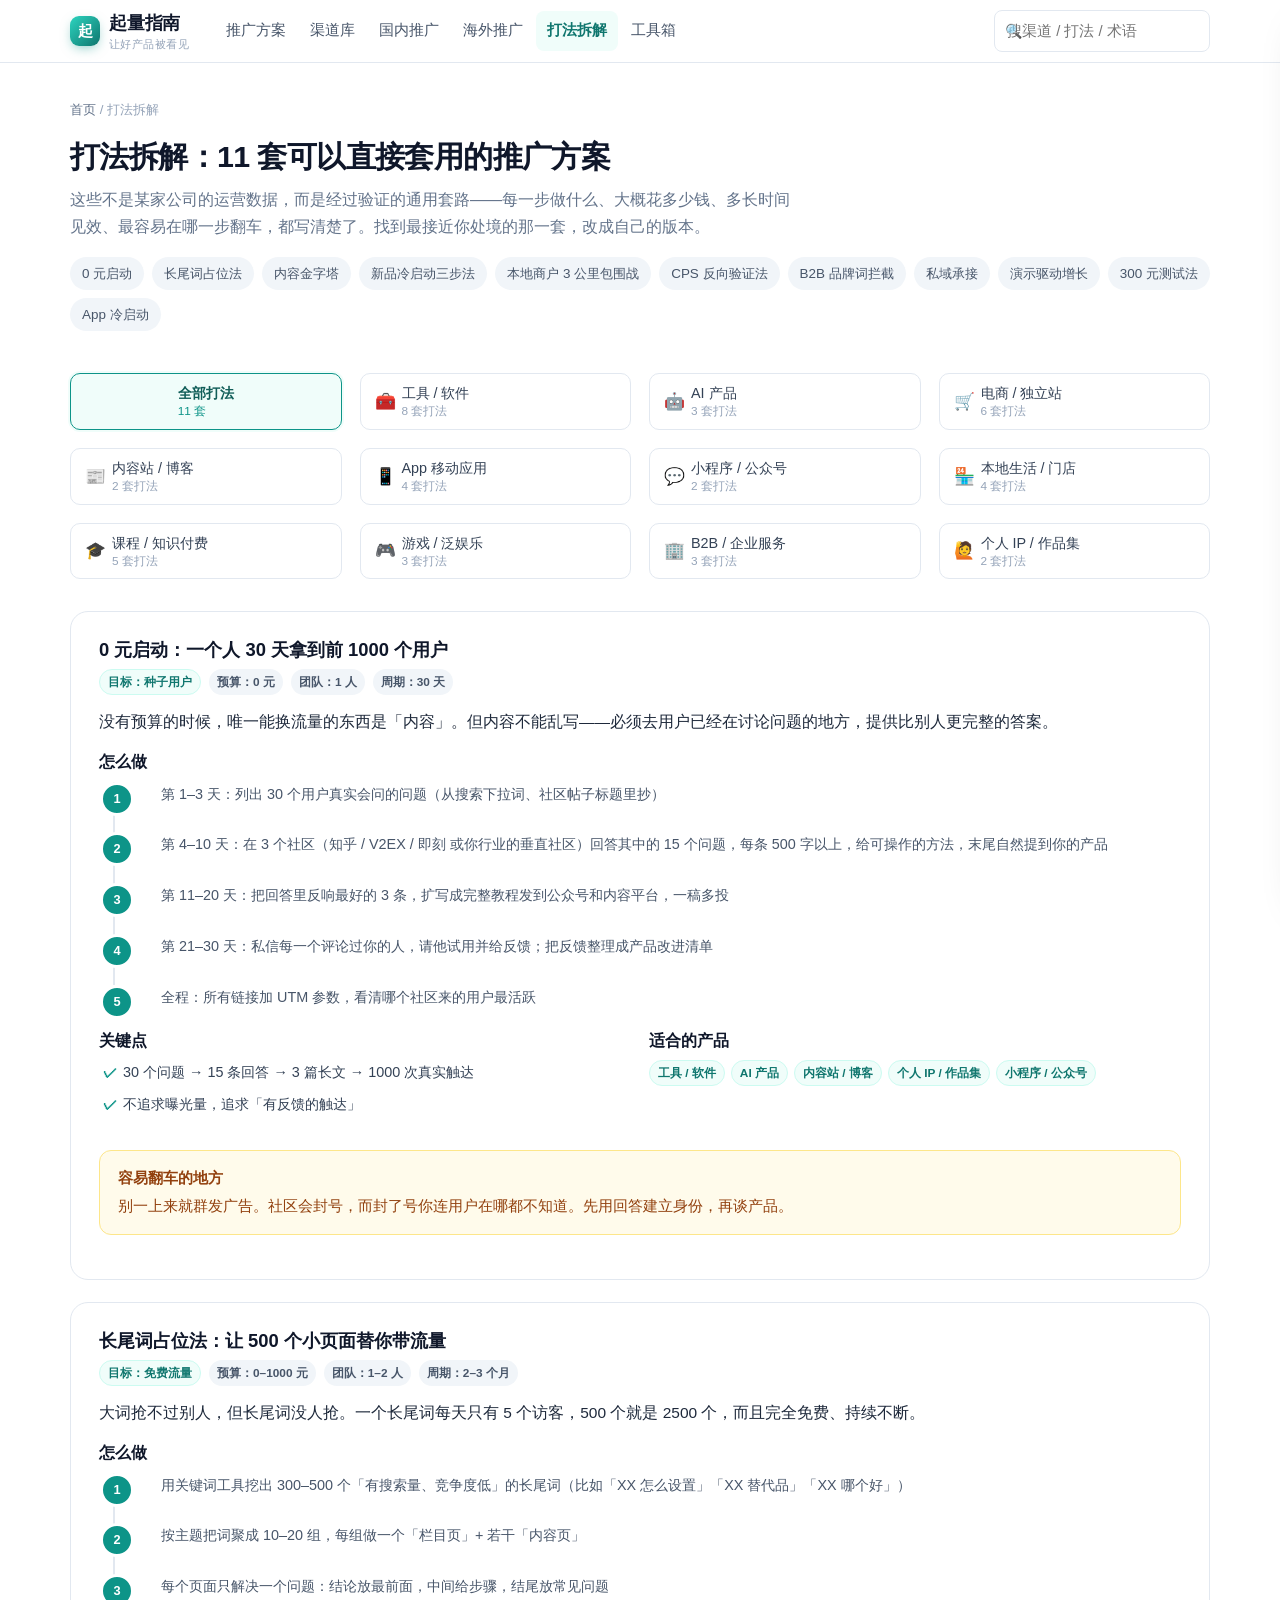
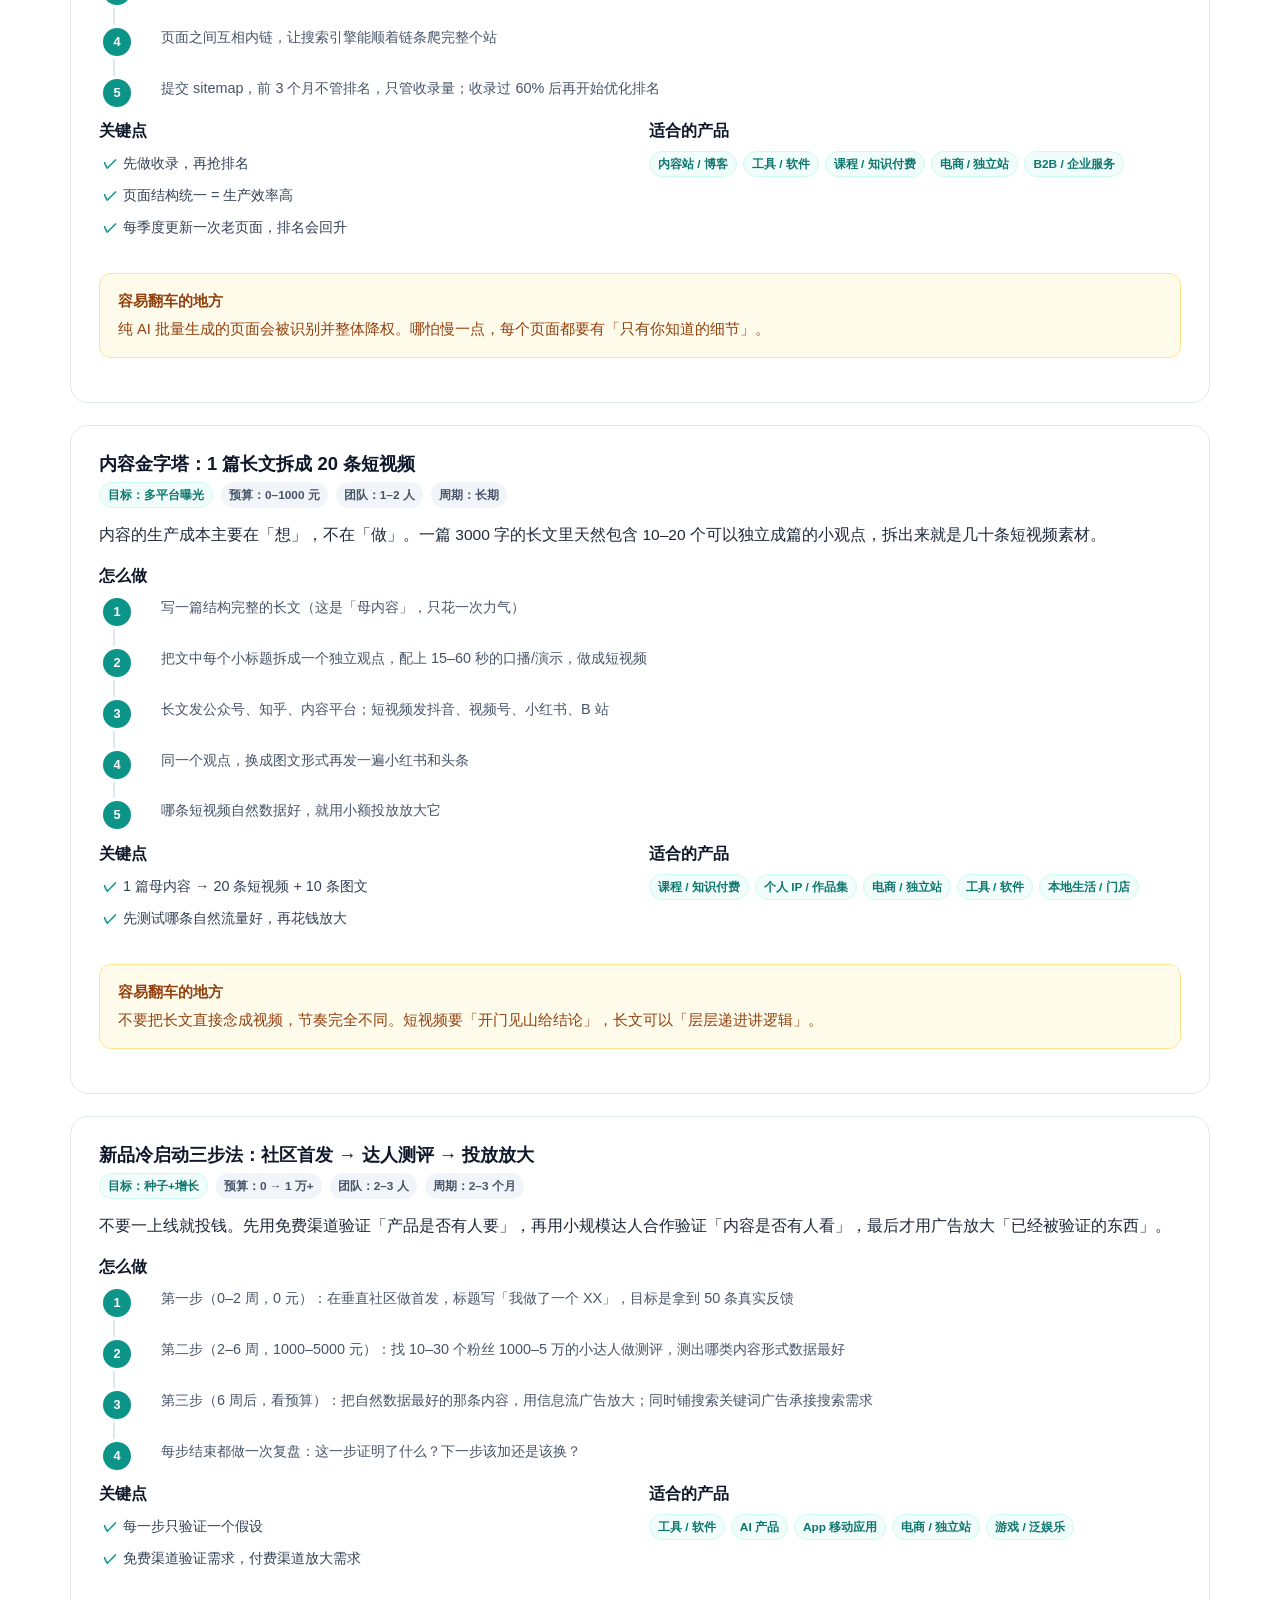
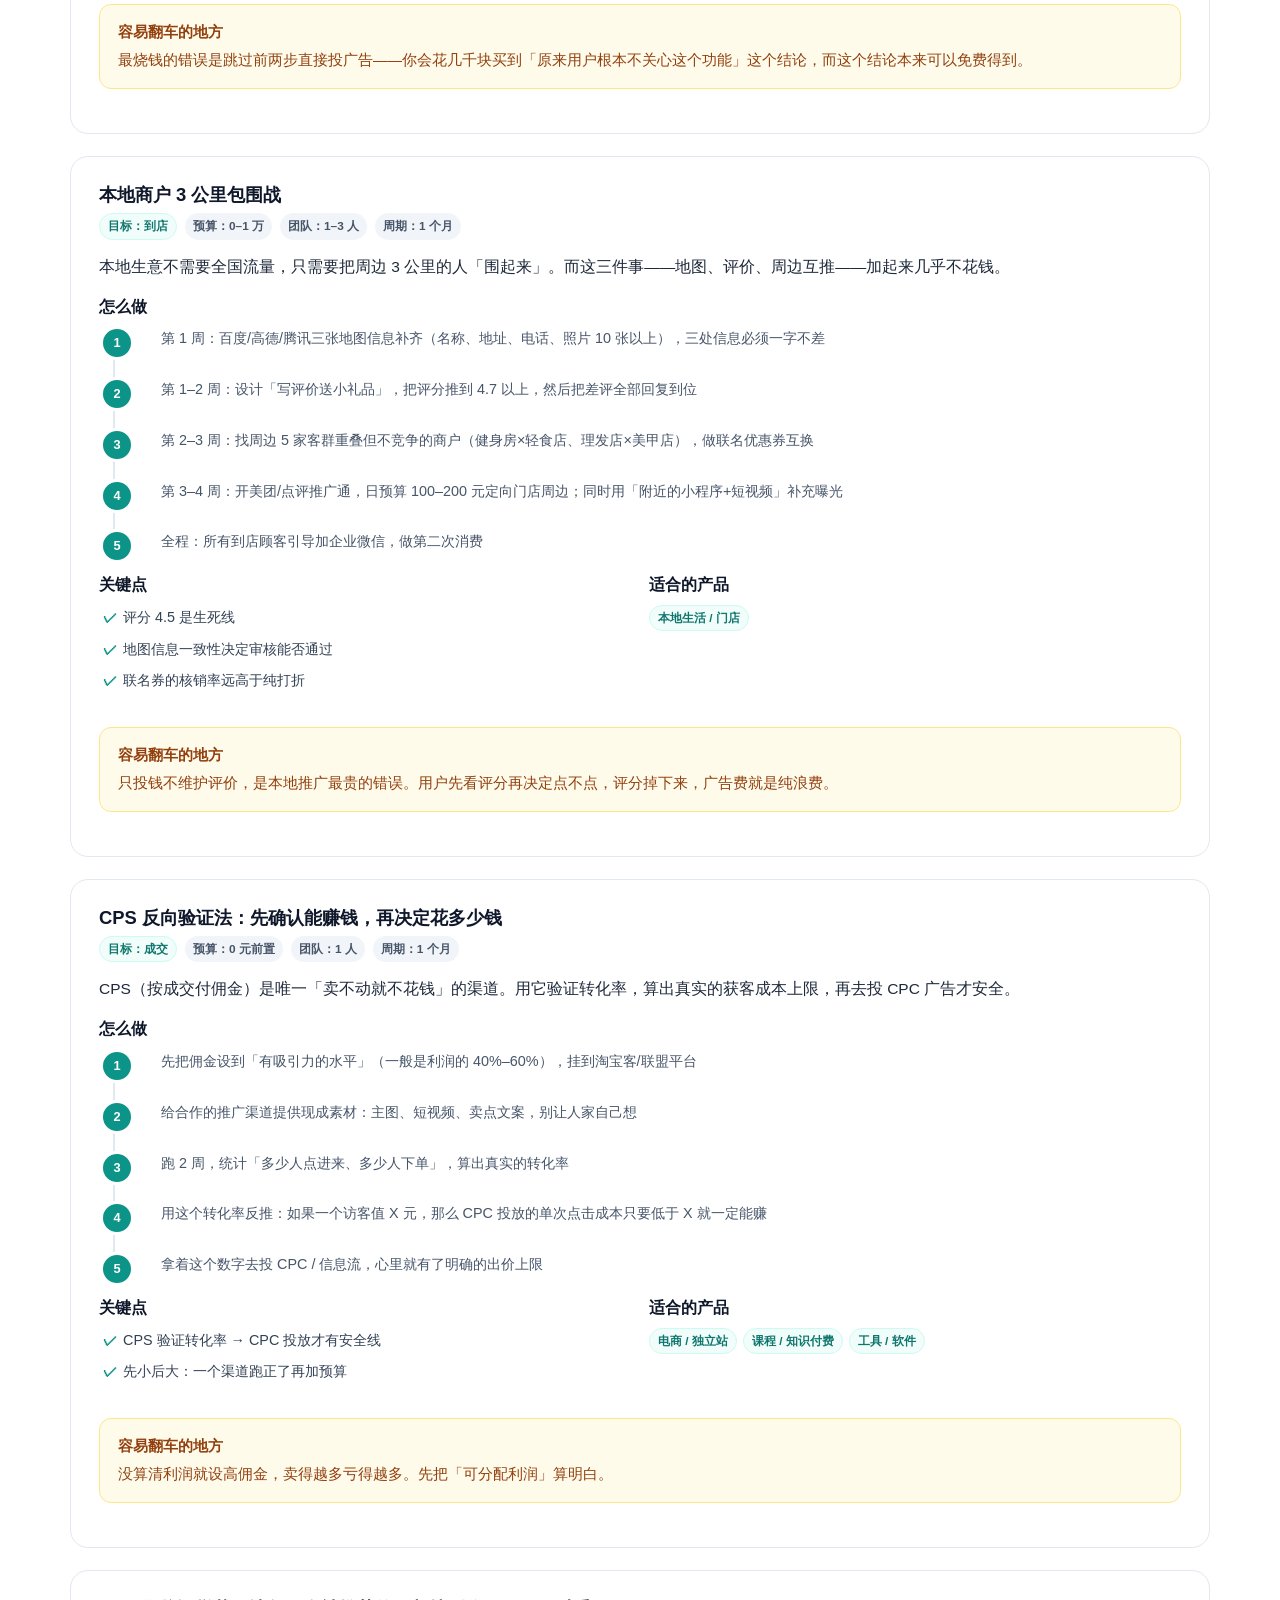
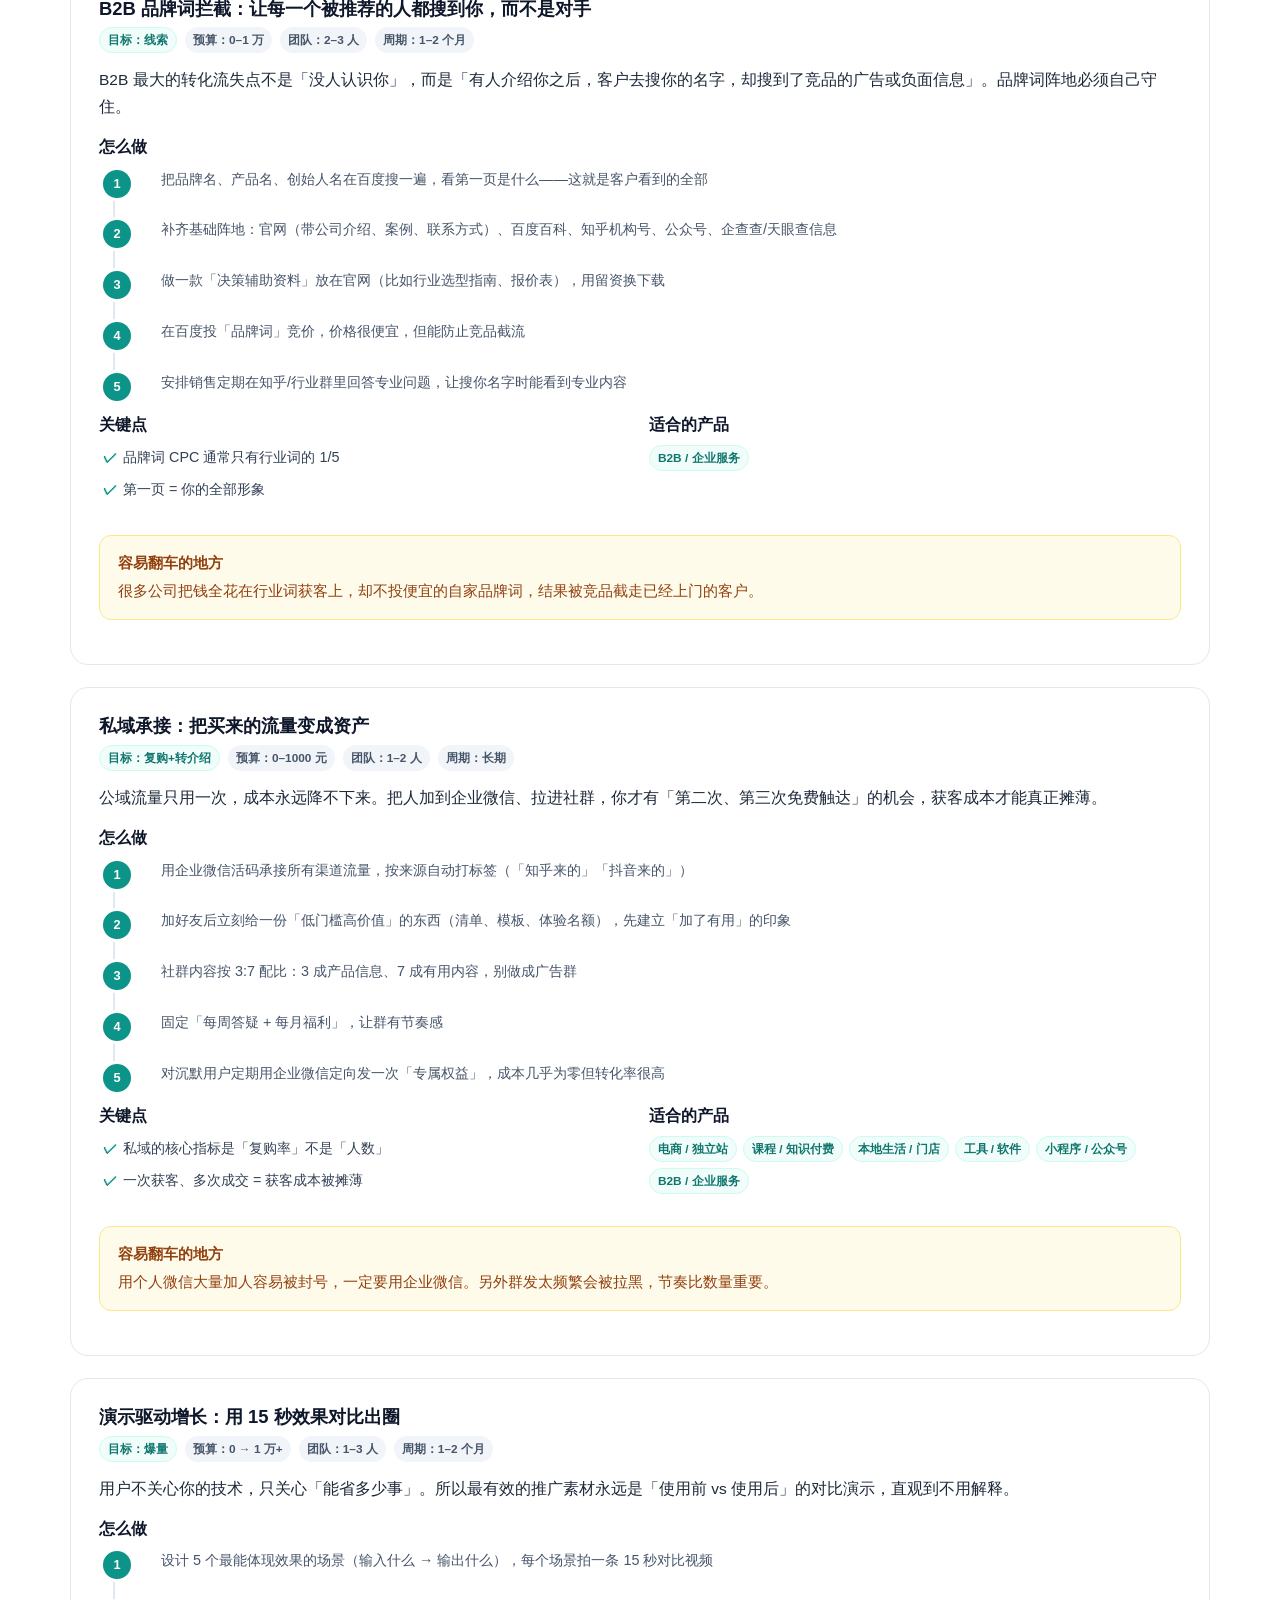
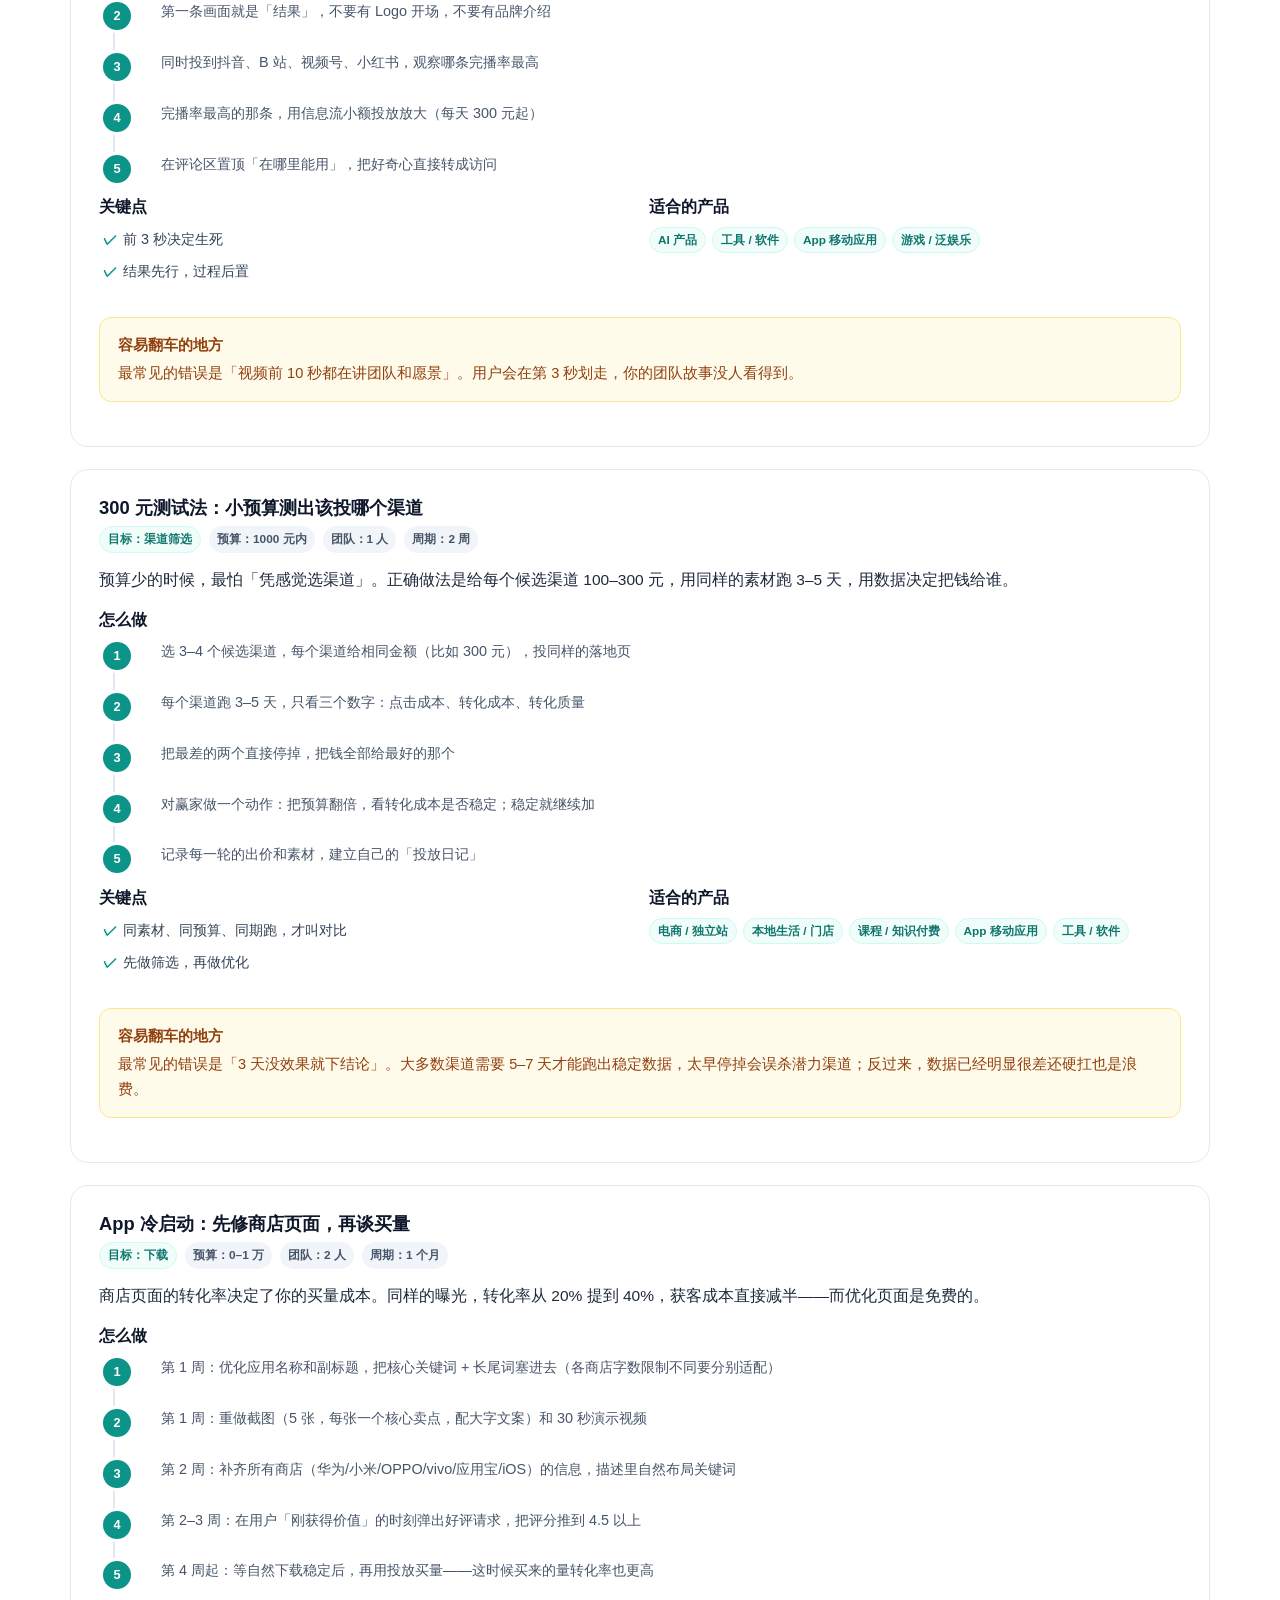
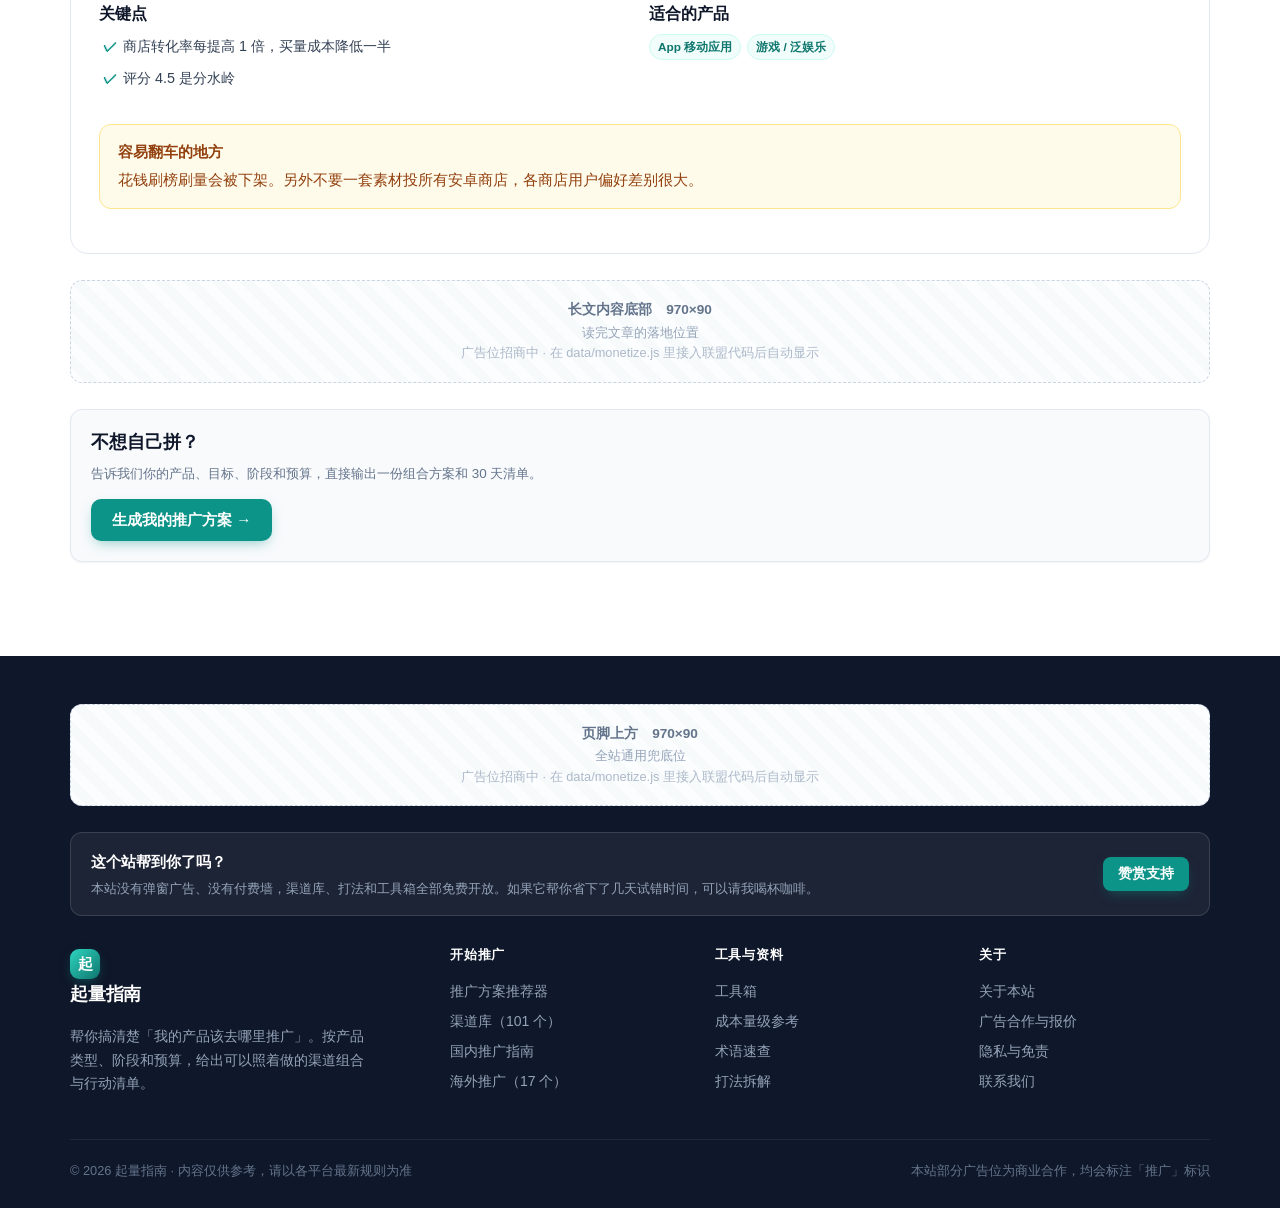
<file: cases.html>
<!DOCTYPE html>
<html lang="zh-CN">
<head>
<meta charset="utf-8">
<meta name="viewport" content="width=device-width,initial-scale=1">
<title>推广打法拆解 — 11 套可以直接套用的推广方案模板 | 起量指南</title>
<meta name="description" content="11 套可复用的推广打法模板：0 元启动 30 天拿 1000 用户、长尾词占位法、内容金字塔、冷启动三件套、本地 3 公里、CPS 先行、B2B 品牌词、私域池、演示驱动、小预算测试、App 商店先行。每套都写清步骤、预算、周期和坑。">
<link rel="canonical" href="https://daniel-th666.github.io/qiliang-zhinan/cases.html">
<link rel="icon" href="data:image/svg+xml,%3Csvg xmlns='http://www.w3.org/2000/svg' viewBox='0 0 100 100'%3E%3Crect width='100' height='100' rx='24' fill='%230d9488'/%3E%3Ctext x='50' y='70' font-size='56' text-anchor='middle' fill='white' font-family='sans-serif'%3E%E8%B5%B7%3C/text%3E%3C/svg%3E">
<link rel="stylesheet" href="assets/css/style.css">
</head>
<body data-nav="cases.html">

<header id="siteHeader"></header>

<main>
  <section class="page-head">
    <div class="wrap">
      <div class="breadcrumb"><a href="index.html">首页</a> / 打法拆解</div>
      <h1>打法拆解：11 套可以直接套用的推广方案</h1>
      <p class="lede">这些不是某家公司的运营数据，而是经过验证的通用套路——每一步做什么、大概花多少钱、多长时间见效、最容易在哪一步翻车，都写清楚了。找到最接近你处境的那一套，改成自己的版本。</p>
      <div class="anchor-list" id="jump"></div>
    </div>
  </section>

  <section class="section-sm">
    <div class="wrap">
      <div class="grid g4 mb3" id="filters"></div>
      <div id="list"></div>
      <div class="ad-slot ad-slot-inline" data-slot="article-bottom"></div>
      <div class="card mt2" style="background:var(--bg-soft)">
        <h3>不想自己拼？</h3>
        <p class="small muted">告诉我们你的产品、目标、阶段和预算，直接输出一份组合方案和 30 天清单。</p>
        <a class="btn btn-primary" href="recommend.html">生成我的推广方案 →</a>
      </div>
    </div>
  </section>
</main>

<footer id="siteFooter"></footer>
<div id="siteDrawer"></div>

<script src="data/meta.js"></script>
<script src="data/channels.js"></script>
<script src="data/playbooks.js"></script>
<script src="data/cases.js"></script>
<script src="data/tools.js"></script>
<script src="data/monetize.js"></script>
<script src="assets/js/app.js"></script>
<script src="assets/js/components.js"></script>
<script src="assets/js/recommend.js"></script>
<script>
document.addEventListener('DOMContentLoaded', function () {
  var esc = QL.esc, $ = QL.$;
  var cur = '';   // 当前筛选的产品类型

  /* 顶部锚点 */
  $('#jump').innerHTML = QL.cases.map(function (c) {
    return '<a href="#' + c.id + '">' + esc(c.title.replace(/：.*/, '')) + '</a>';
  }).join('');

  /* 按产品类型筛选 */
  var used = {};
  QL.cases.forEach(function (c) { (c.tags || []).forEach(function (t) { used[t] = 1; }); });
  var prods = QL.products.filter(function (p) { return used[p.id]; });
  $('#filters').innerHTML =
    '<button class="chip on" data-p="" style="justify-content:center"><span>全部打法<small>' + QL.cases.length + ' 套</small></span></button>' +
    prods.map(function (p) {
      var n = QL.cases.filter(function (c) { return (c.tags || []).indexOf(p.id) > -1; }).length;
      return '<button class="chip" data-p="' + p.id + '"><span class="emo">' + p.emo + '</span>' +
        '<span>' + esc(p.name) + '<small>' + n + ' 套打法</small></span></button>';
    }).join('');

  function render() {
    var list = cur ? QL.cases.filter(function (c) { return (c.tags || []).indexOf(cur) > -1; }) : QL.cases;
    $('#list').innerHTML = list.map(function (c) {
      var h = '<article class="case-block" id="' + c.id + '">' +
        '<h3>' + esc(c.title) + '</h3>' +
        '<div class="cb-meta">' + QL.tag('目标：' + c.goal, 'tag-brand') + QL.tag('预算：' + c.budget) +
          QL.tag('团队：' + c.team) + QL.tag('周期：' + c.days) + '</div>' +
        '<p>' + esc(c.logic) + '</p>' +
        '<h4>怎么做</h4><div class="steps">' +
          c.steps.map(function (s) { return '<div class="step-item"><p>' + esc(s) + '</p></div>'; }).join('') +
        '</div>' +
        '<div class="grid g2 mt2">' +
          '<div><h4>关键点</h4><ul class="tick">' + (c.key || []).map(function (k) { return '<li>' + esc(k) + '</li>'; }).join('') + '</ul></div>' +
          '<div><h4>适合的产品</h4><div class="tag-row">' +
            (c.tags || []).map(function (t) {
              return '<a class="tag tag-brand" href="playbook.html?id=' + t + '">' + esc(QL.pname(t)) + '</a>';
            }).join('') + '</div></div>' +
        '</div>' +
        '<div class="callout warn"><b>容易翻车的地方</b>' + esc(c.pitfall) + '</div>' +
      '</article>';
      return h;
    }).join('');
    QL.renderAds($('#list'));
  }

  document.addEventListener('click', function (e) {
    var b = e.target.closest('.chip[data-p]');
    if (!b) return;
    cur = b.getAttribute('data-p');
    QL.$$('.chip[data-p]').forEach(function (x) { x.classList.toggle('on', x === b); });
    render();
  });

  render();

  /* 带锚点进来时展开提示 */
  if (location.hash) setTimeout(function () {
    var t = document.getElementById(location.hash.slice(1));
    if (t) t.scrollIntoView({ behavior: 'smooth', block: 'start' });
  }, 200);
});
</script>
</body>
</html>
</file>
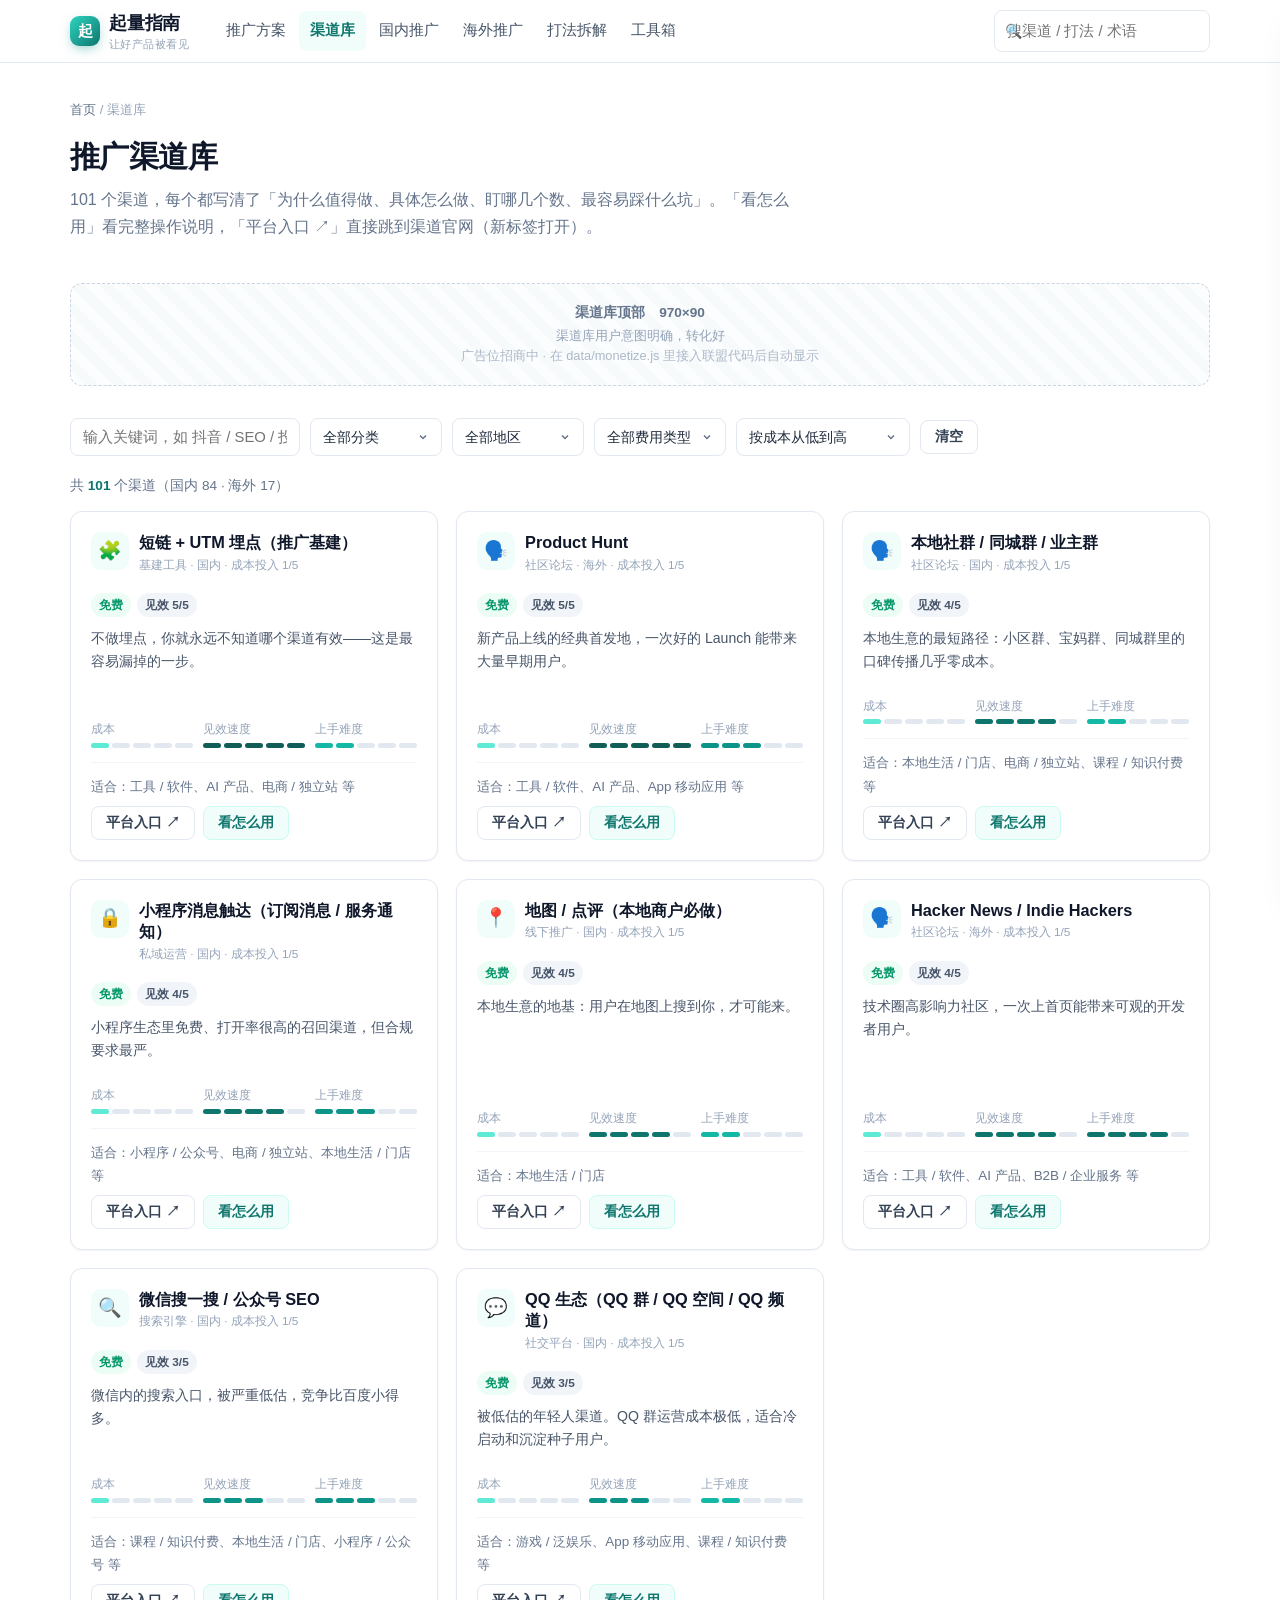
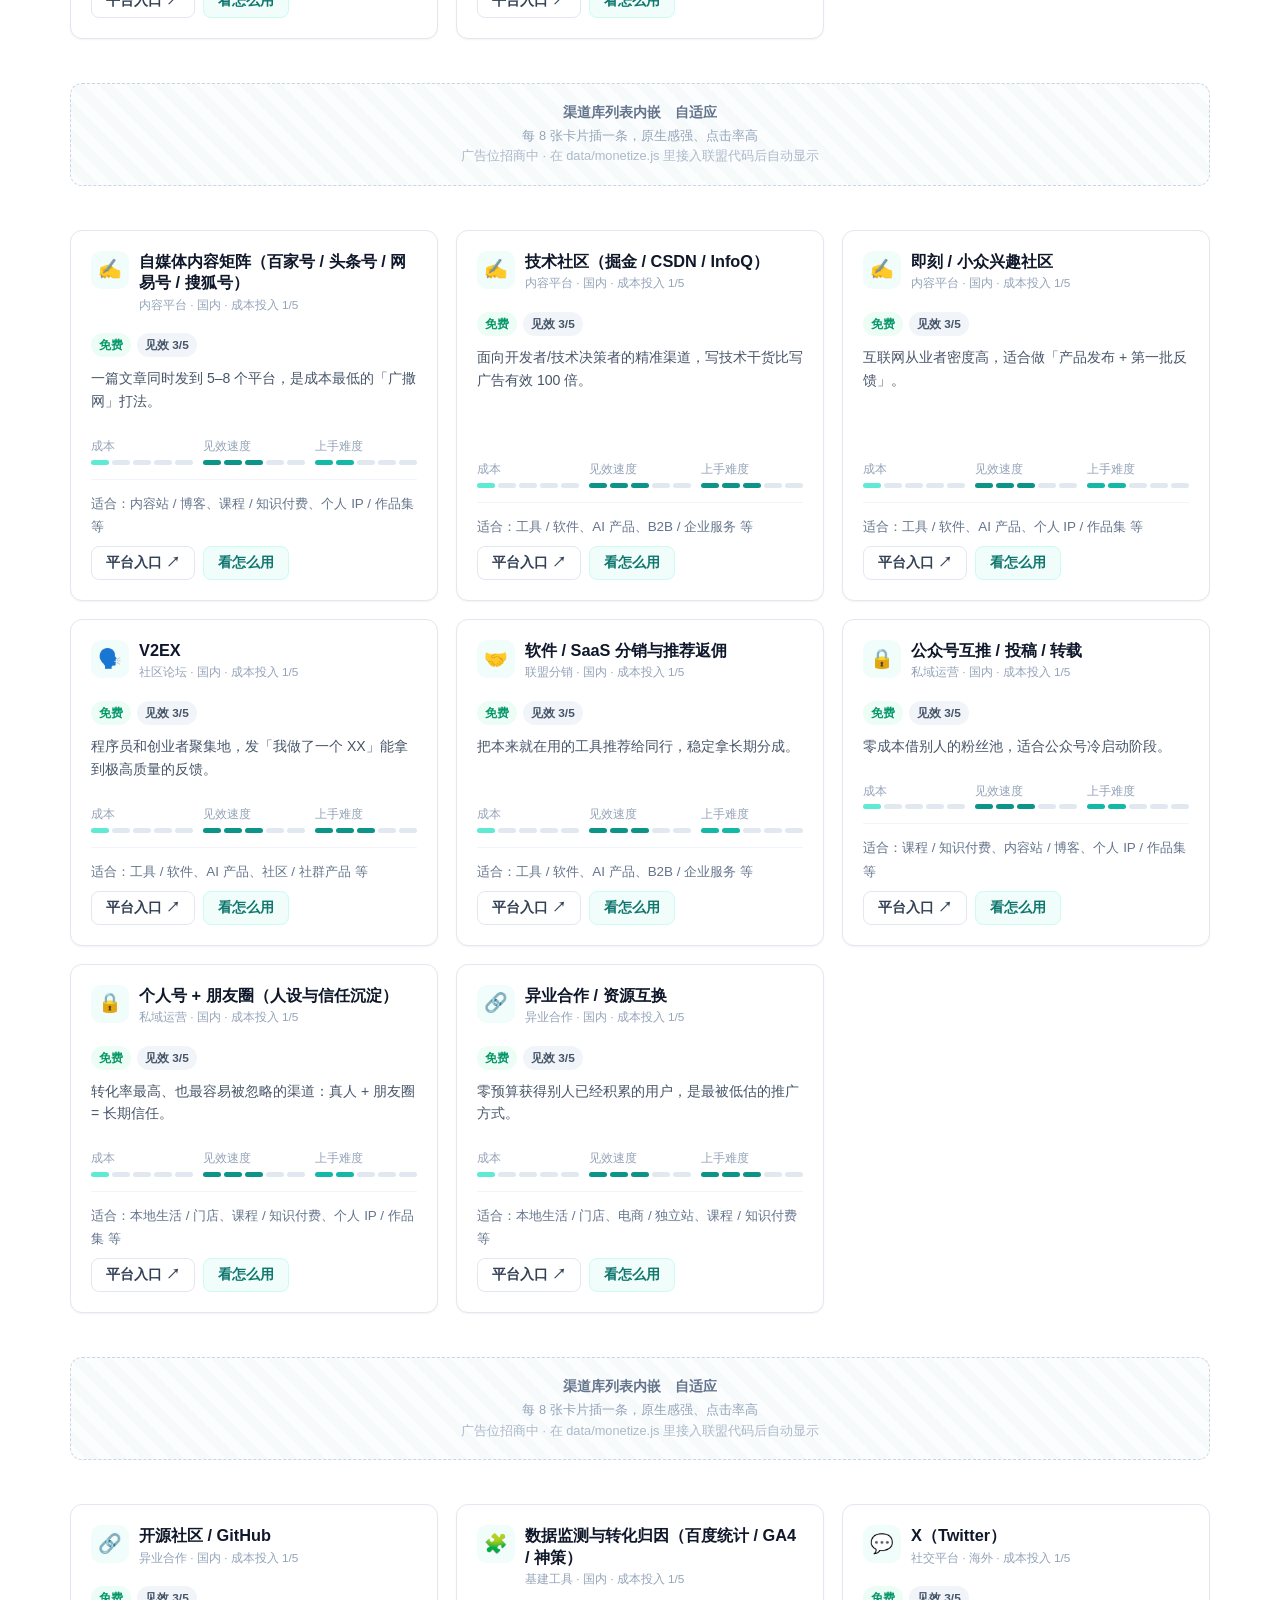
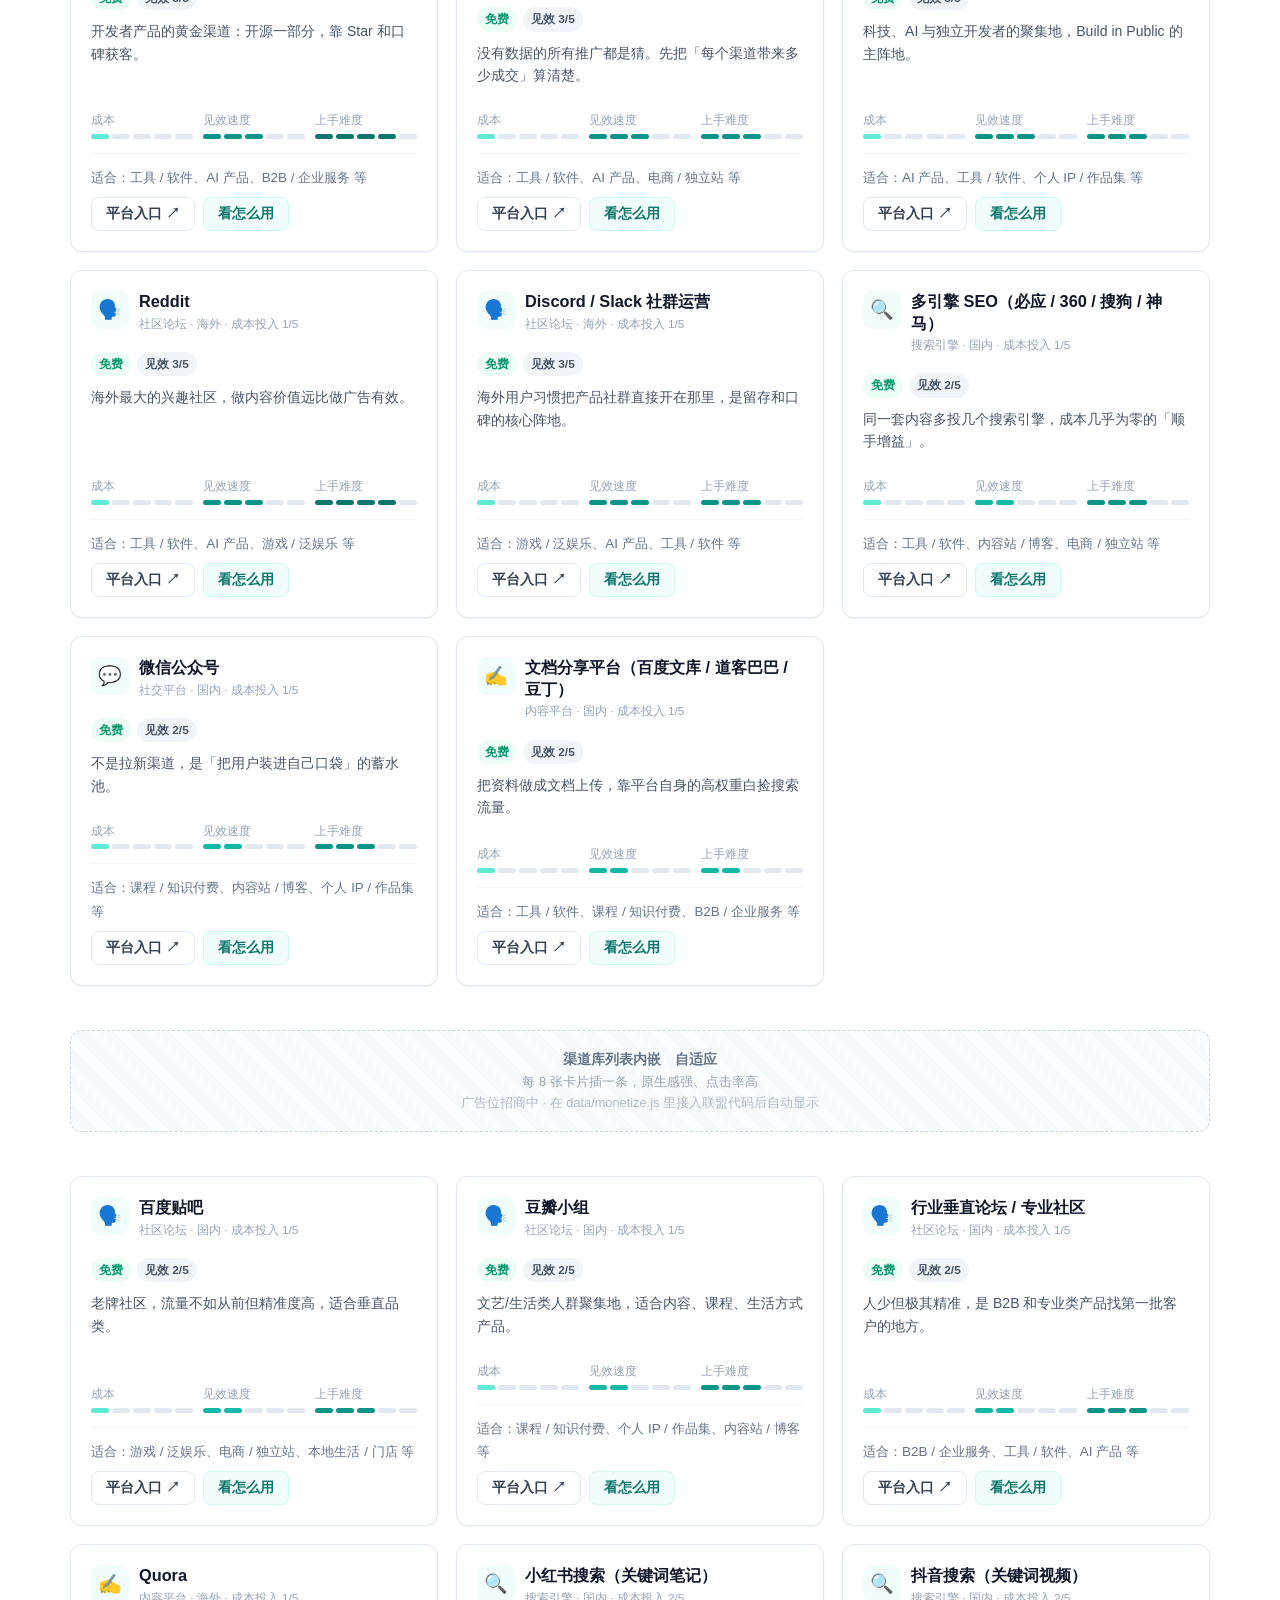
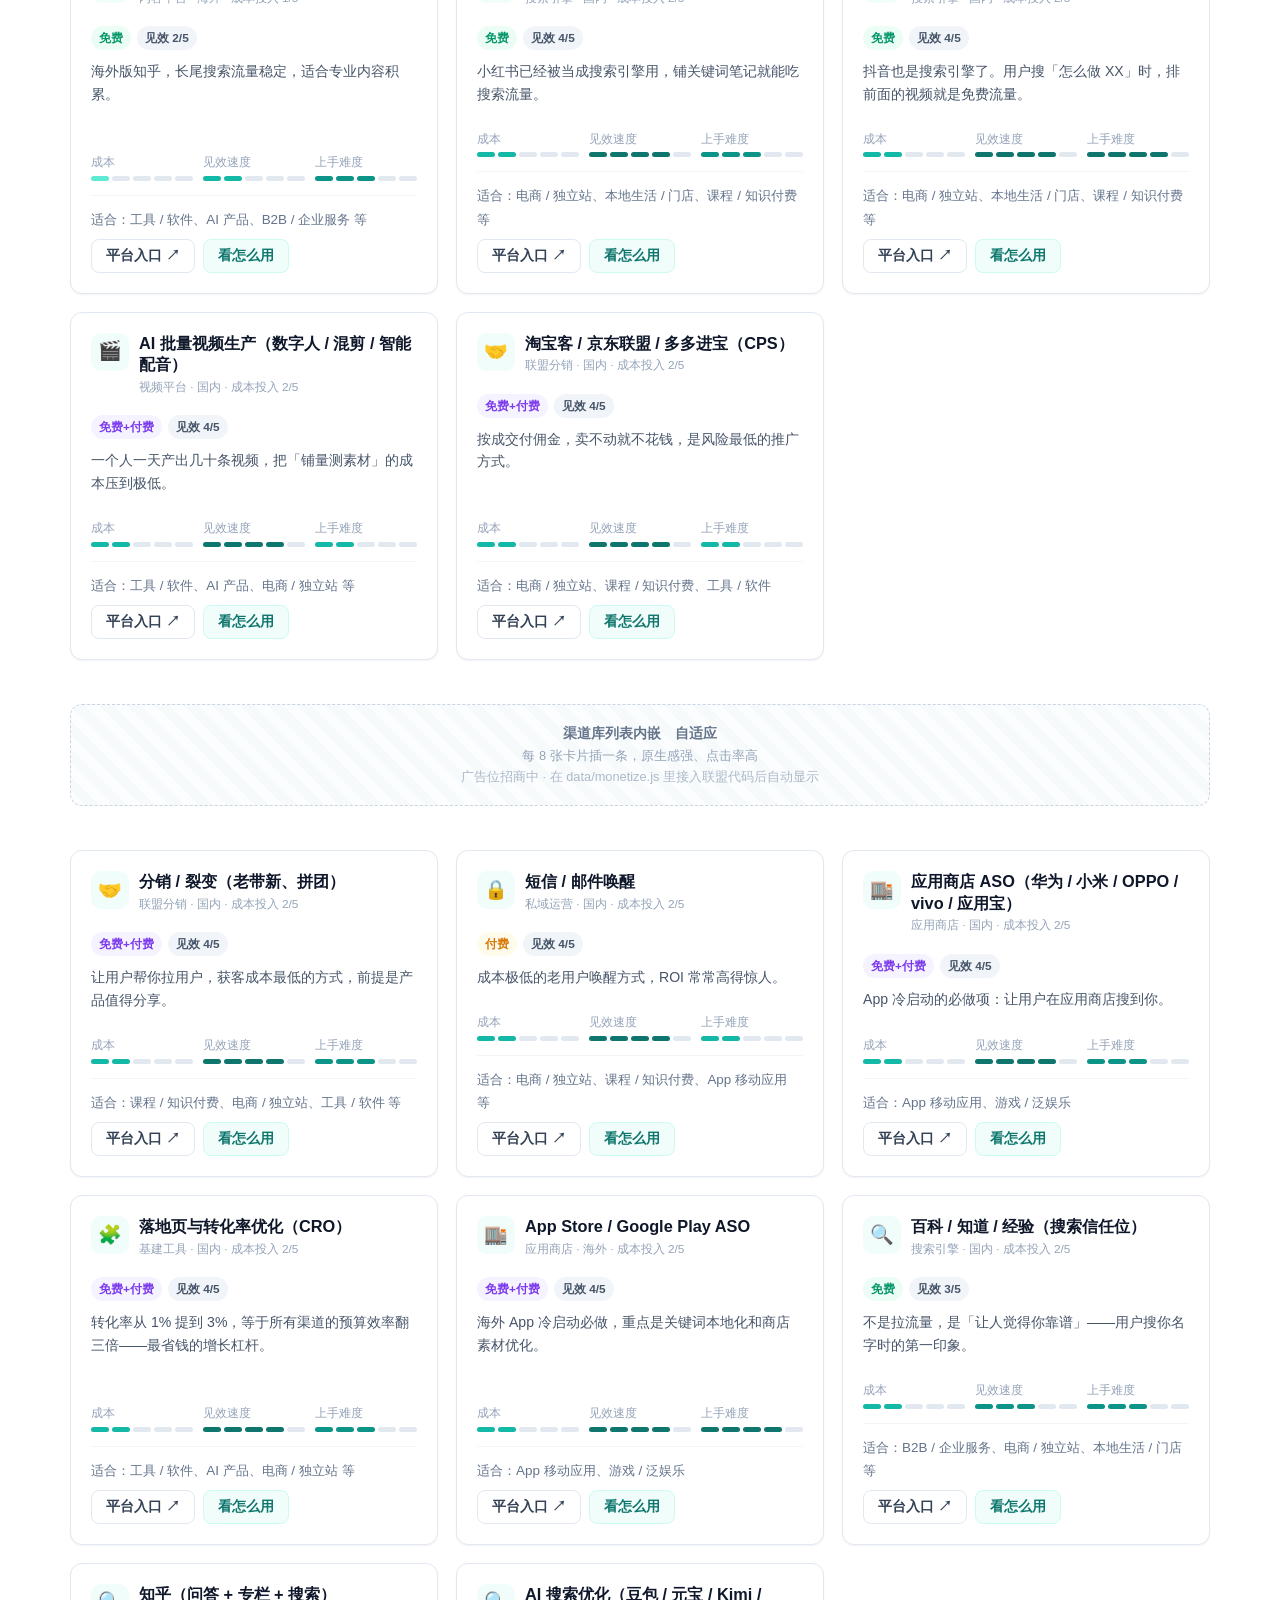
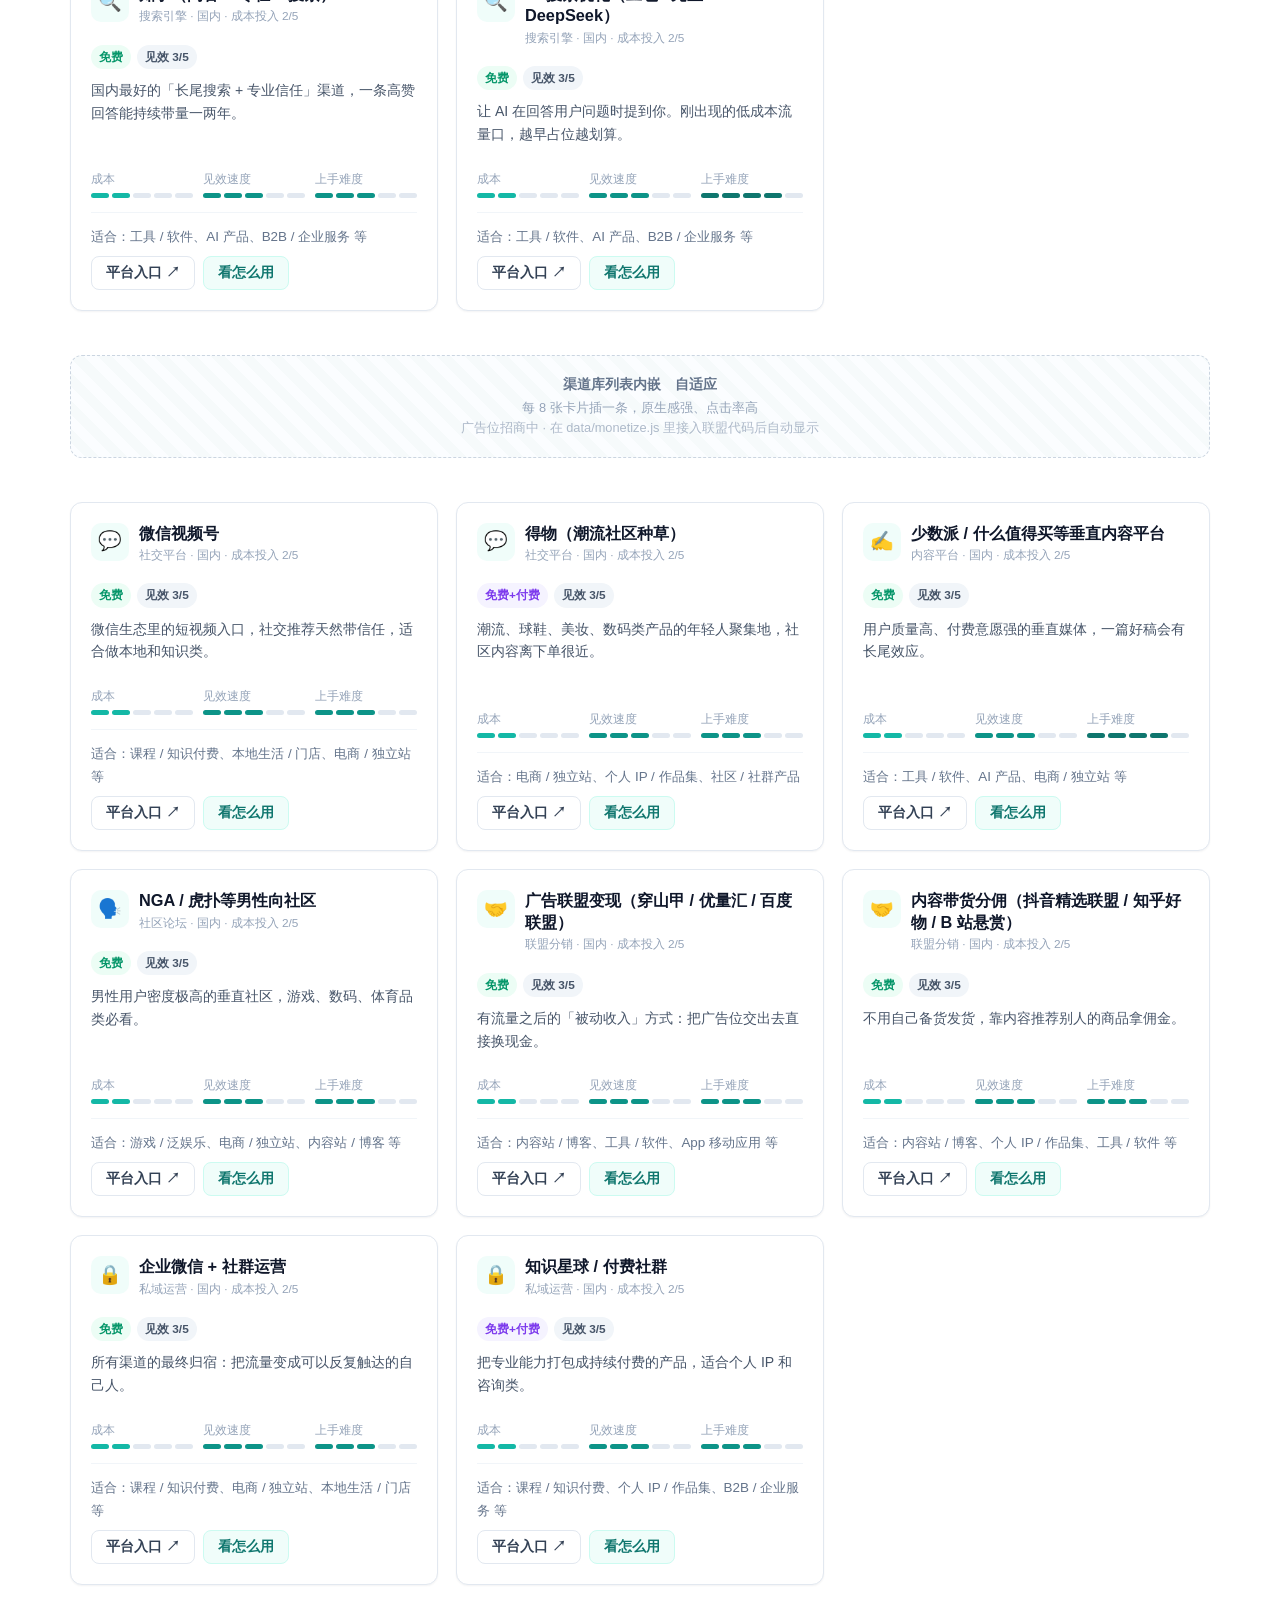
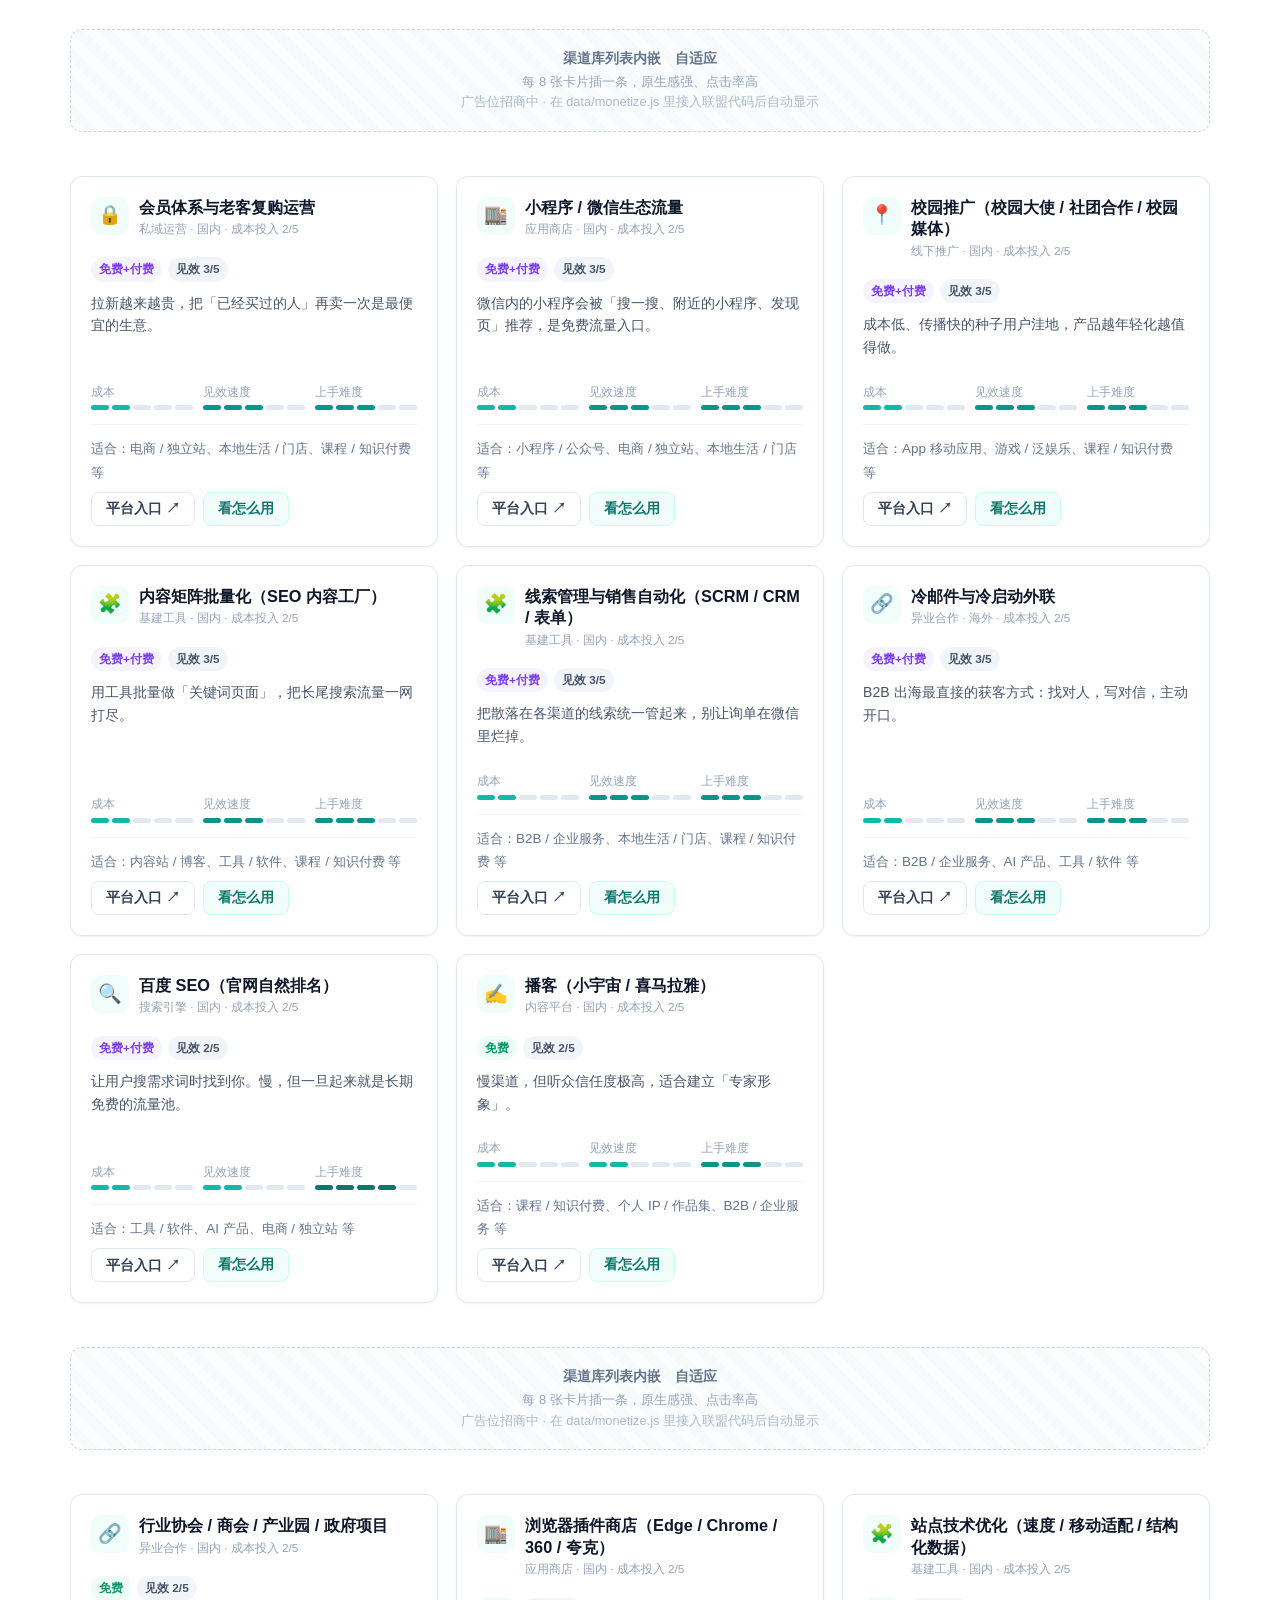
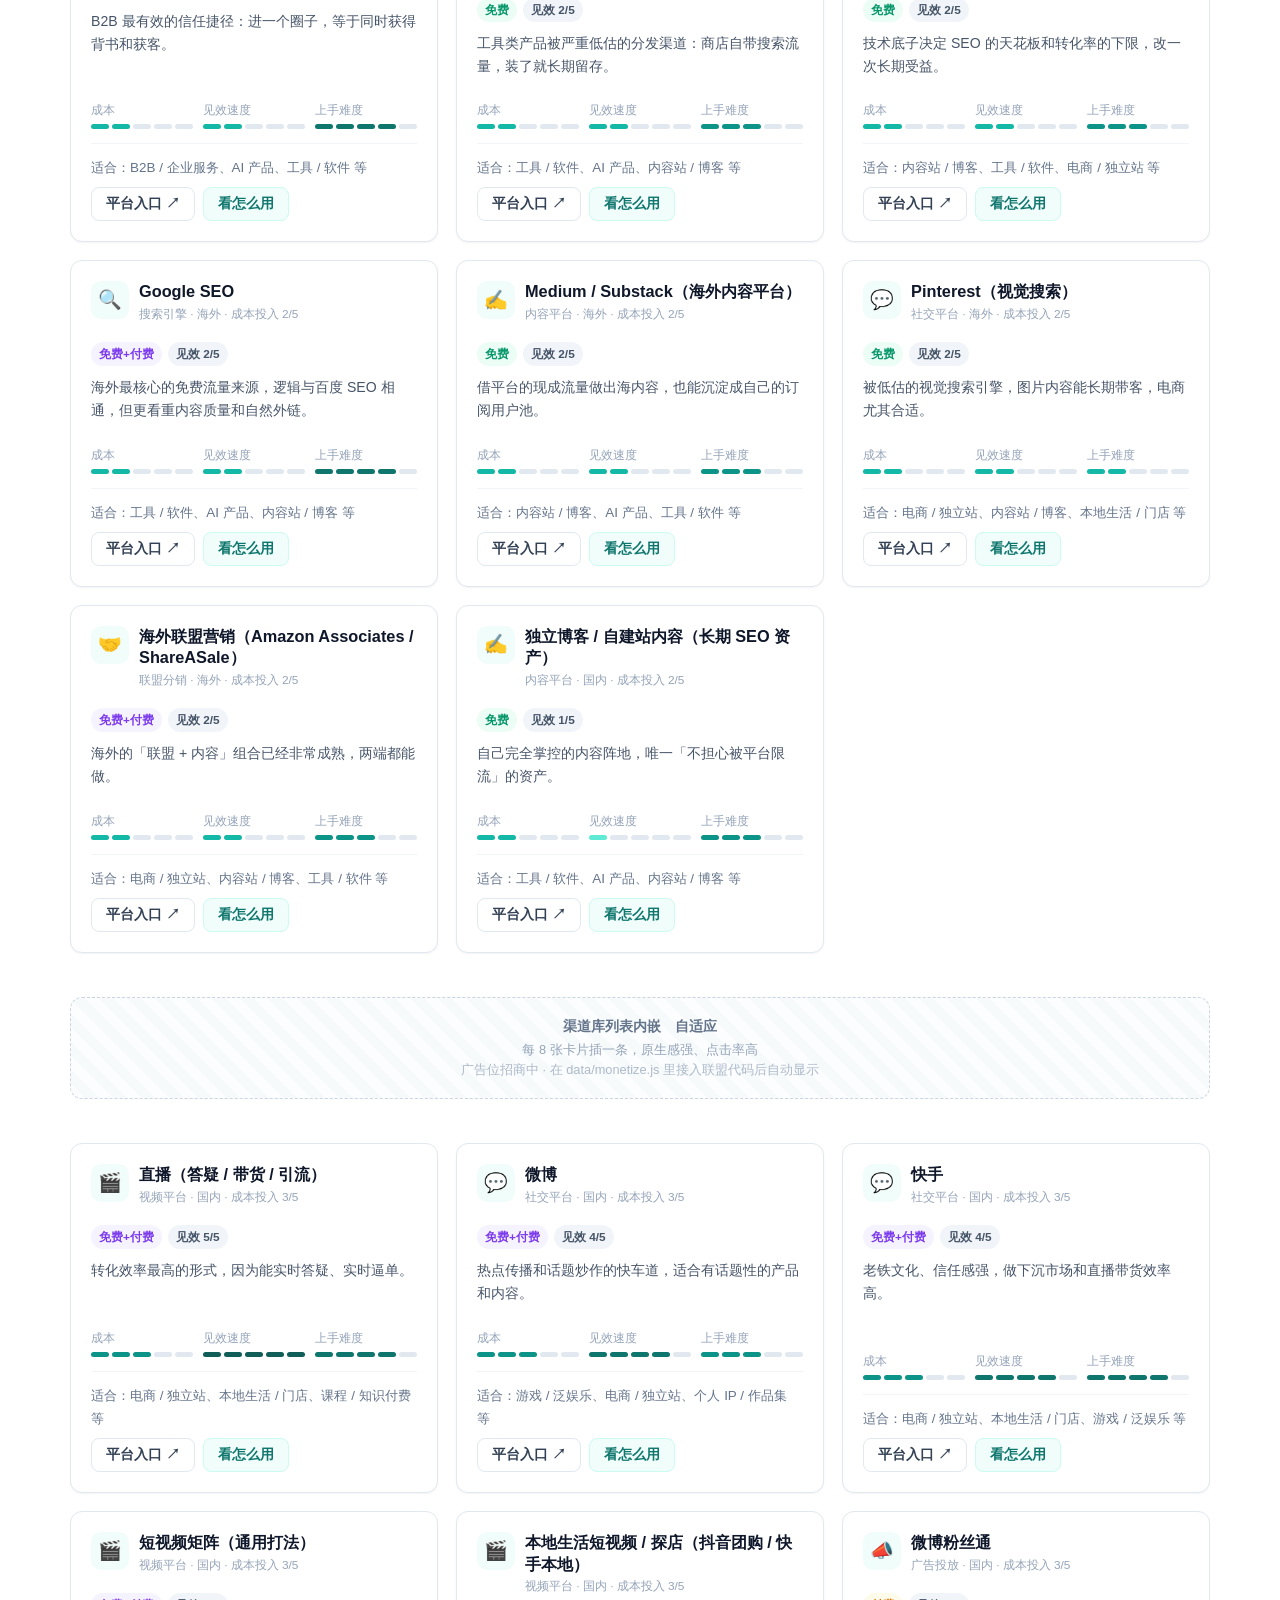
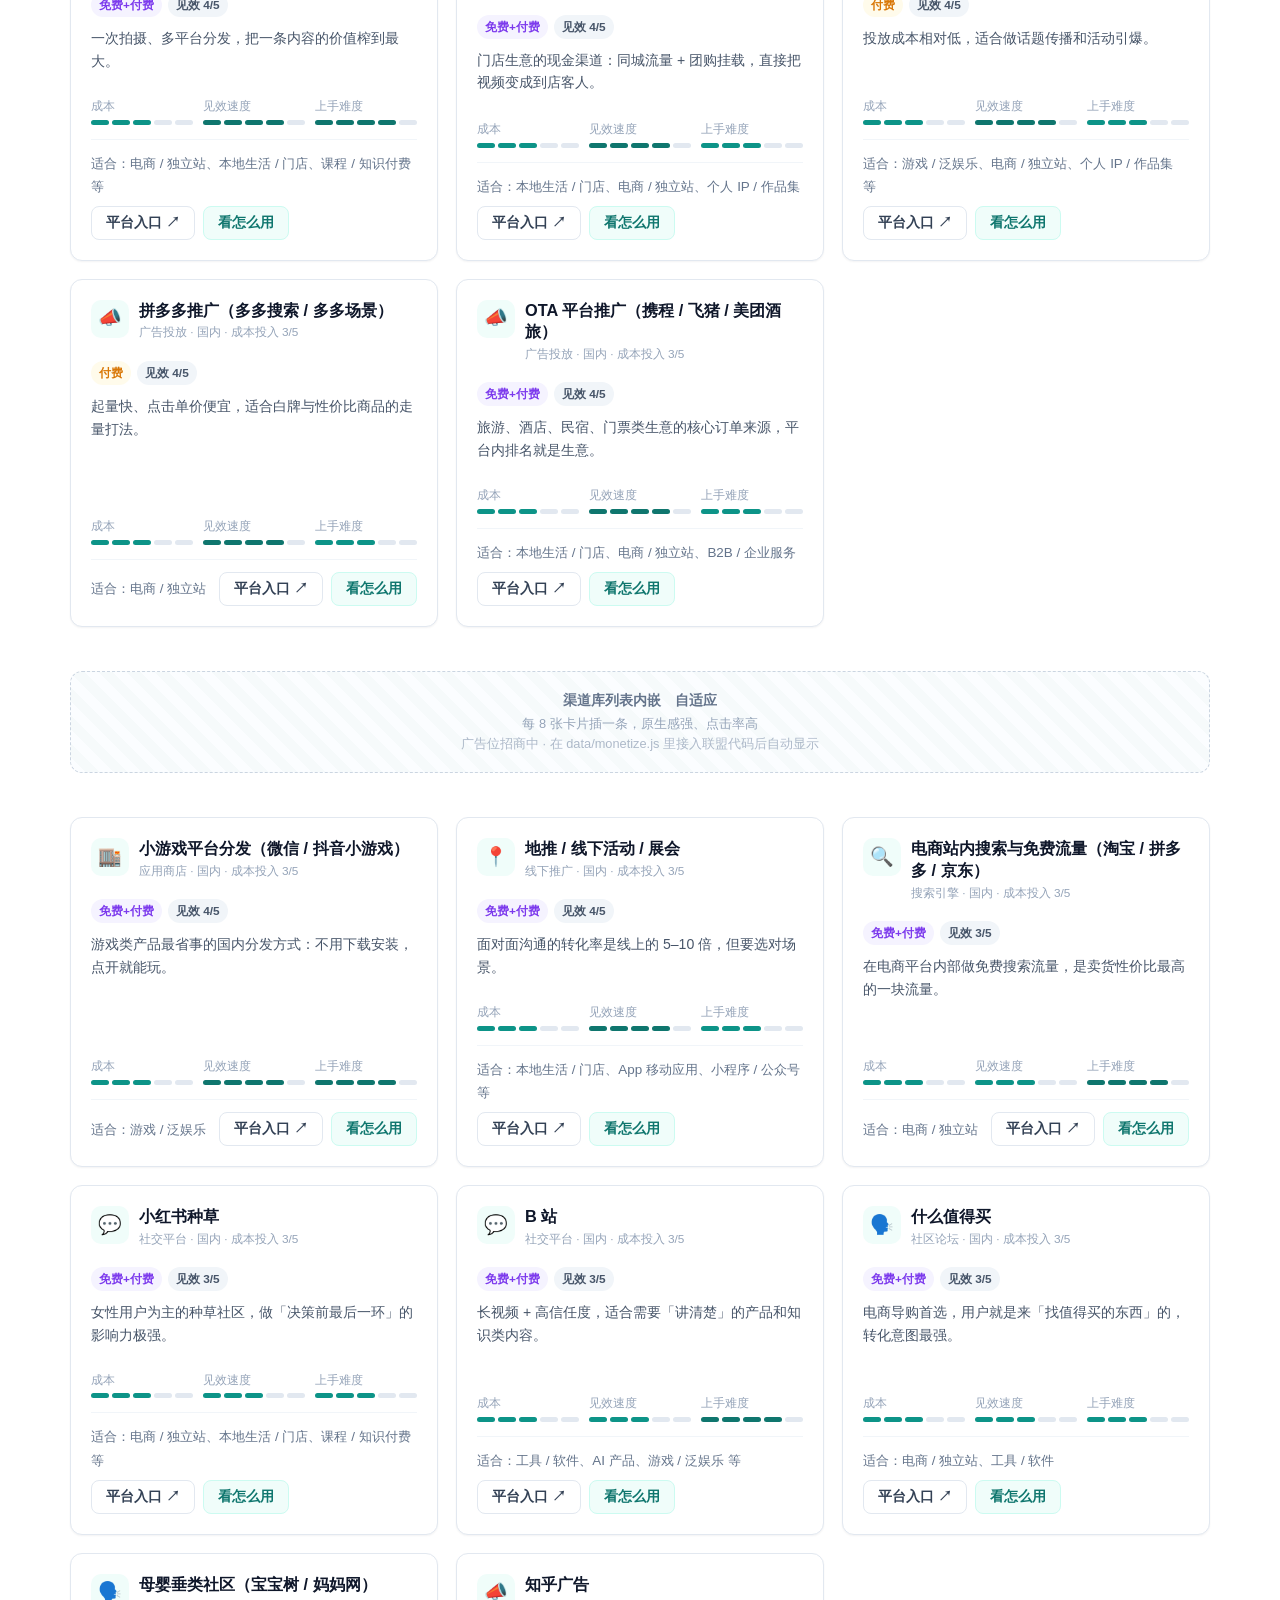
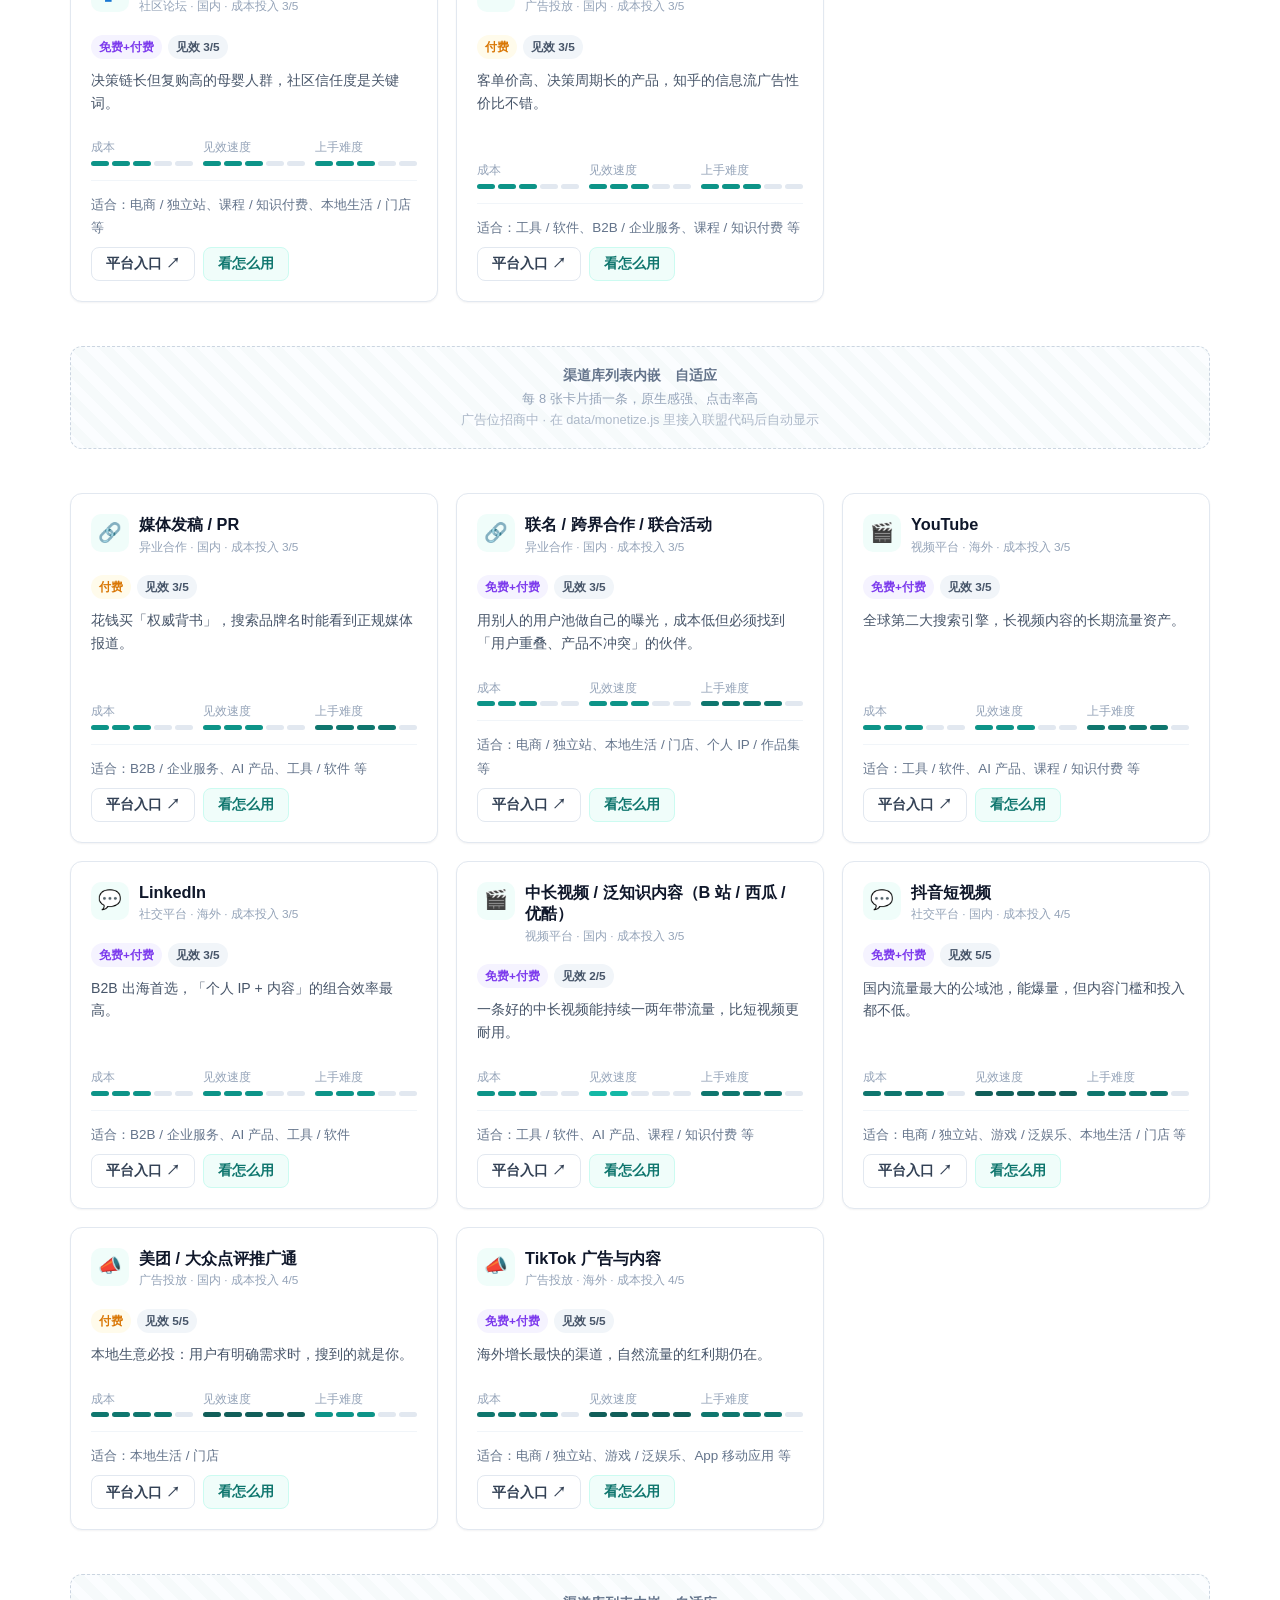
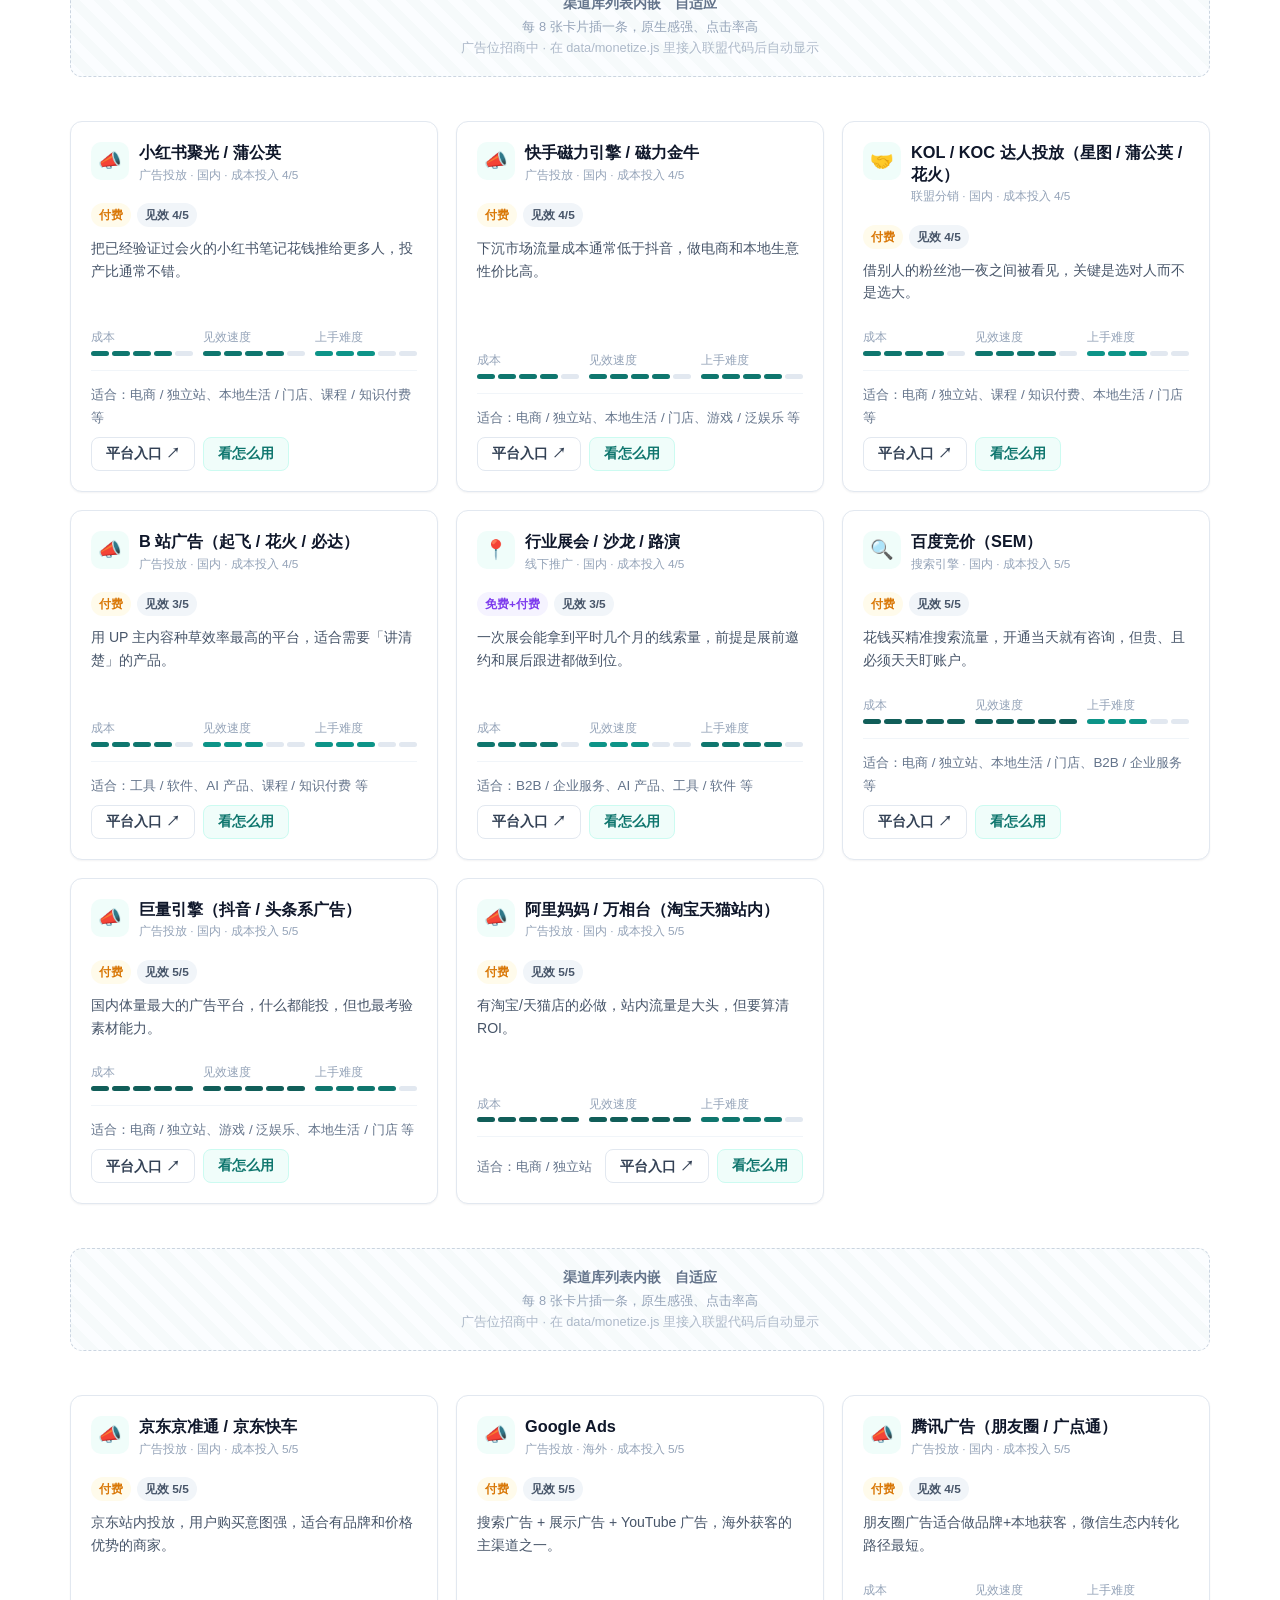
<file: channels.html>
<!DOCTYPE html>
<html lang="zh-CN">
<head>
<meta charset="utf-8">
<meta name="viewport" content="width=device-width,initial-scale=1">
<title>推广渠道库 — 101 个渠道怎么用、花多少钱、看什么指标 | 起量指南</title>
<meta name="description" content="国内 84 个 + 海外 17 个推广渠道完整清单：百度 SEO、小红书、抖音、知乎、B站、微信公众号、信息流投放、达人合作、CPS 分销、应用商店 ASO 等。每个渠道都写清为什么值得做、具体怎么做、关键指标和常见坑。">
<link rel="canonical" href="https://daniel-th666.github.io/qiliang-zhinan/channels.html">
<link rel="icon" href="data:image/svg+xml,%3Csvg xmlns='http://www.w3.org/2000/svg' viewBox='0 0 100 100'%3E%3Crect width='100' height='100' rx='24' fill='%230d9488'/%3E%3Ctext x='50' y='70' font-size='56' text-anchor='middle' fill='white' font-family='sans-serif'%3E%E8%B5%B7%3C/text%3E%3C/svg%3E">
<link rel="stylesheet" href="assets/css/style.css">
</head>
<body data-nav="channels.html">

<header id="siteHeader"></header>

<main>
  <section class="page-head">
    <div class="wrap">
      <div class="breadcrumb"><a href="index.html">首页</a> / 渠道库</div>
      <h1>推广渠道库</h1>
      <p class="lede">101 个渠道，每个都写清了「为什么值得做、具体怎么做、盯哪几个数、最容易踩什么坑」。「看怎么用」看完整操作说明，「平台入口 ↗」直接跳到渠道官网（新标签打开）。</p>
    </div>
  </section>

  <section class="section-sm">
    <div class="wrap">
      <div class="ad-slot" data-slot="channels-top"></div>

      <!-- 筛选 -->
      <div class="filters mt3">
        <input type="text" id="fKw" placeholder="输入关键词，如 抖音 / SEO / 投放" style="width:230px;height:38px">
        <select id="fCat"><option value="">全部分类</option></select>
        <select id="fRegion"><option value="">全部地区</option><option value="cn">国内</option><option value="os">海外</option></select>
        <select id="fPrice"><option value="">全部费用类型</option><option value="free">免费为主</option><option value="mixed">免费+付费</option><option value="paid">主要靠付费</option></select>
        <select id="fSort">
          <option value="cost">按成本从低到高</option>
          <option value="speed">按见效速度从快到慢</option>
          <option value="difficulty">按上手难度从易到难</option>
          <option value="name">按名称排序</option>
        </select>
        <button class="btn btn-ghost btn-sm" id="fClear">清空</button>
      </div>

      <div class="count-line" id="countLine"></div>
      <div class="grid g3" id="chList"></div>
      <div class="center mt3" id="emptyBox" style="display:none">
        <p class="muted">没有符合条件的渠道。试试清空筛选，或者直接<a href="recommend.html">让推荐器帮你选</a>。</p>
      </div>

      <div class="mt3 callout brand">
        <b>找不到想要的渠道？</b>
        渠道是持续更新的。如果你觉得某个渠道应该被收录，可以在<a href="about.html#contact">联系页面</a>告诉我们，我们会补充进来。
      </div>
    </div>
  </section>
</main>

<footer id="siteFooter"></footer>
<div id="siteDrawer"></div>

<script src="data/meta.js"></script>
<script src="data/channels.js"></script>
<script src="data/playbooks.js"></script>
<script src="data/cases.js"></script>
<script src="data/tools.js"></script>
<script src="data/monetize.js"></script>
<script src="assets/js/app.js"></script>
<script src="assets/js/components.js"></script>
<script src="assets/js/recommend.js"></script>
<script>
document.addEventListener('DOMContentLoaded', function () {
  var esc = QL.esc, $ = QL.$;

  /* 分类下拉 */
  $('#fCat').innerHTML = '<option value="">全部分类</option>' + QL.cats.map(function (c) {
    return '<option value="' + c.id + '">' + c.emo + ' ' + esc(c.name) + '</option>';
  }).join('');

  /* URL 参数：筛选状态可以分享、可以收藏 */
  var q0 = QL.param('q'), cat0 = QL.param('cat'), id0 = QL.param('id');
  if (q0) $('#fKw').value = q0;
  if (cat0) $('#fCat').value = cat0;
  ['region', 'price', 'sort'].forEach(function (k) {
    var v = QL.param(k);
    if (v && $('#f' + k.charAt(0).toUpperCase() + k.slice(1))) $('#f' + k.charAt(0).toUpperCase() + k.slice(1)).value = v;
  });

  /* 把当前筛选写回地址栏，方便分享 */
  function syncUrl() {
    var parts = [];
    var kw = $('#fKw').value.trim();
    if (kw) parts.push('q=' + encodeURIComponent(kw));
    if ($('#fCat').value) parts.push('cat=' + $('#fCat').value);
    if ($('#fRegion').value) parts.push('region=' + $('#fRegion').value);
    if ($('#fPrice').value) parts.push('price=' + $('#fPrice').value);
    if ($('#fSort').value && $('#fSort').value !== 'cost') parts.push('sort=' + $('#fSort').value);
    if (id0) parts.push('id=' + encodeURIComponent(id0));
    history.replaceState(null, '', location.pathname + (parts.length ? '?' + parts.join('&') : ''));
  }

  function render() {
    var kw = $('#fKw').value.trim().toLowerCase();
    var cat = $('#fCat').value, region = $('#fRegion').value, price = $('#fPrice').value;
    var sort = $('#fSort').value;

    var list = QL.channels.filter(function (c) {
      if (cat && c.cat !== cat) return false;
      if (region && c.region !== region) return false;
      if (price && c.price !== price) return false;
      if (kw) {
        var hay = (c.name + ' ' + c.summary + ' ' + c.cat + ' ' + (c.fit || []).map(QL.pname).join(' ')).toLowerCase();
        if (hay.indexOf(kw) < 0) return false;
      }
      return true;
    });

    list.sort(function (a, b) {
      if (sort === 'cost') return a.cost - b.cost || b.speed - a.speed;
      if (sort === 'speed') return b.speed - a.speed || a.cost - b.cost;
      if (sort === 'difficulty') return a.difficulty - b.difficulty;
      return a.name.localeCompare(b.name, 'zh');
    });

    var cn = list.filter(function (c) { return c.region === 'cn'; }).length;
    var os = list.length - cn;
    $('#countLine').innerHTML = '共 <b>' + list.length + '</b> 个渠道（国内 ' + cn + ' · 海外 ' + os + '）' +
      (list.length !== QL.channels.length ? '　已筛选，<a href="#" id="resetLink">查看全部</a>' : '');

    var html = '';
    list.forEach(function (c, i) {
      html += QL.chCard(c);
      if ((i + 1) % 8 === 0) html += '<div class="ad-slot ad-slot-inline" data-slot="channels-inline" style="grid-column:1/-1"></div>';
    });
    $('#chList').innerHTML = html;
    $('#emptyBox').style.display = list.length ? 'none' : 'block';

    var rl = $('#resetLink');
    if (rl) rl.addEventListener('click', function (e) { e.preventDefault(); $('#fClear').click(); });

    QL.renderAds($('#chList'));
    syncUrl();
  }

  ['#fCat', '#fRegion', '#fPrice', '#fSort'].forEach(function (s) { $(s).addEventListener('change', render); });
  $('#fKw').addEventListener('input', render);
  $('#fKw').addEventListener('keydown', function (e) { if (e.key === 'Enter') render(); });
  $('#fClear').addEventListener('click', function () {
    $('#fKw').value = ''; $('#fCat').value = ''; $('#fRegion').value = ''; $('#fPrice').value = ''; $('#fSort').value = 'cost';
    render();
  });

  render();

  /* ?id= 直接打开某个渠道的详情 */
  if (id0) setTimeout(function () { QL.openChannel(id0); }, 120);
});
</script>
</body>
</html>
</file>
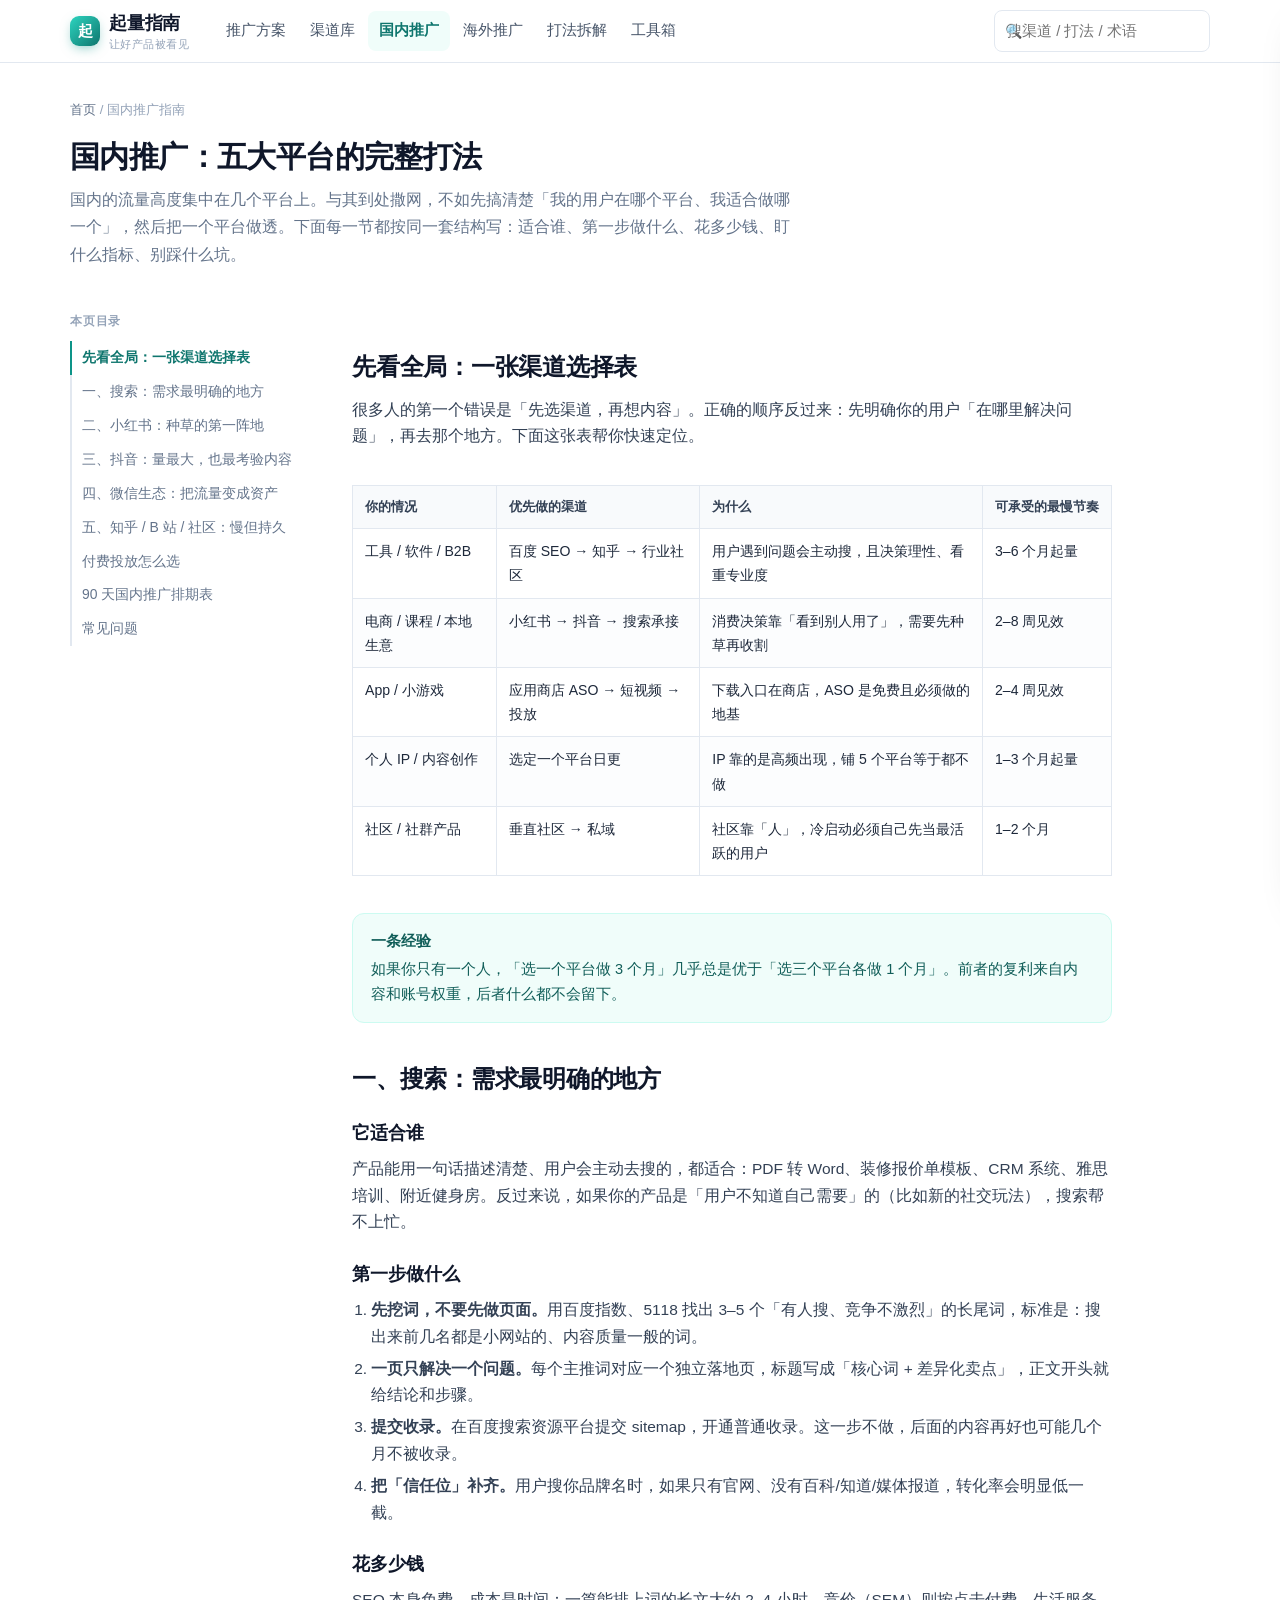
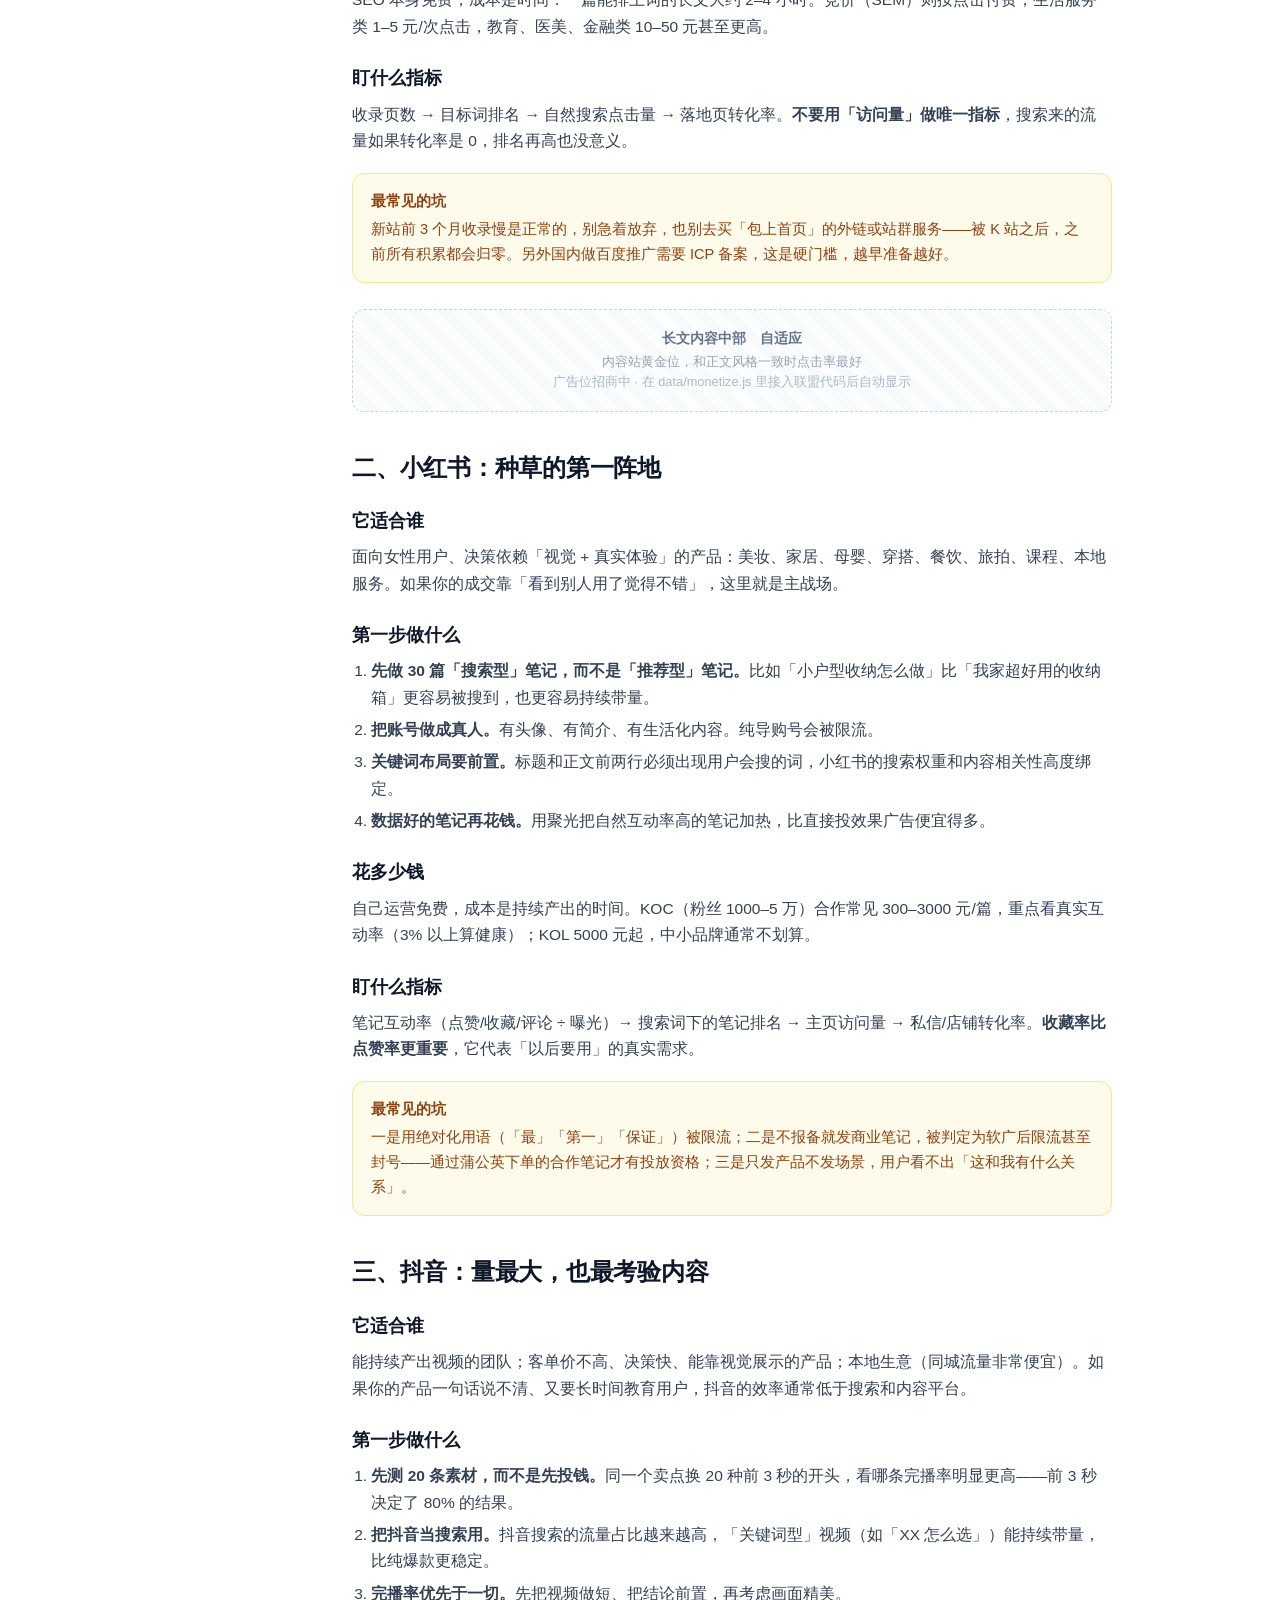
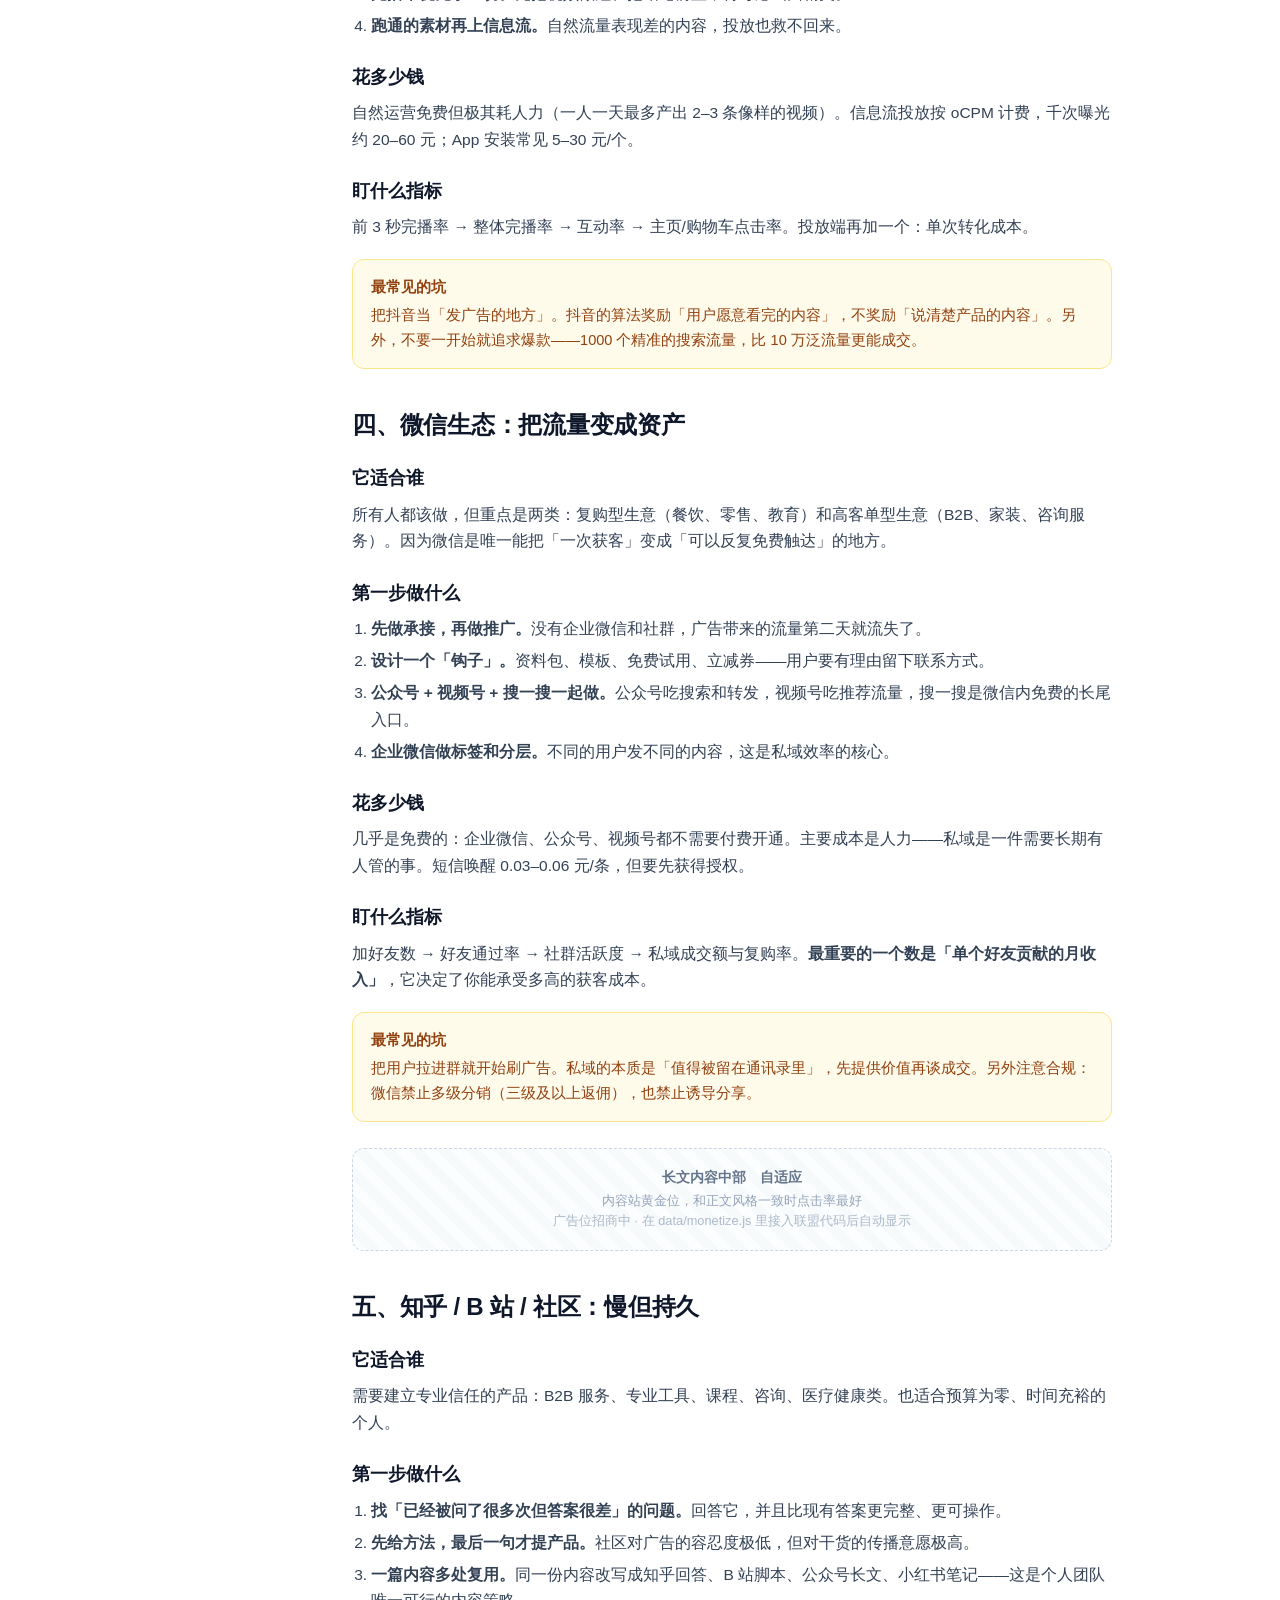
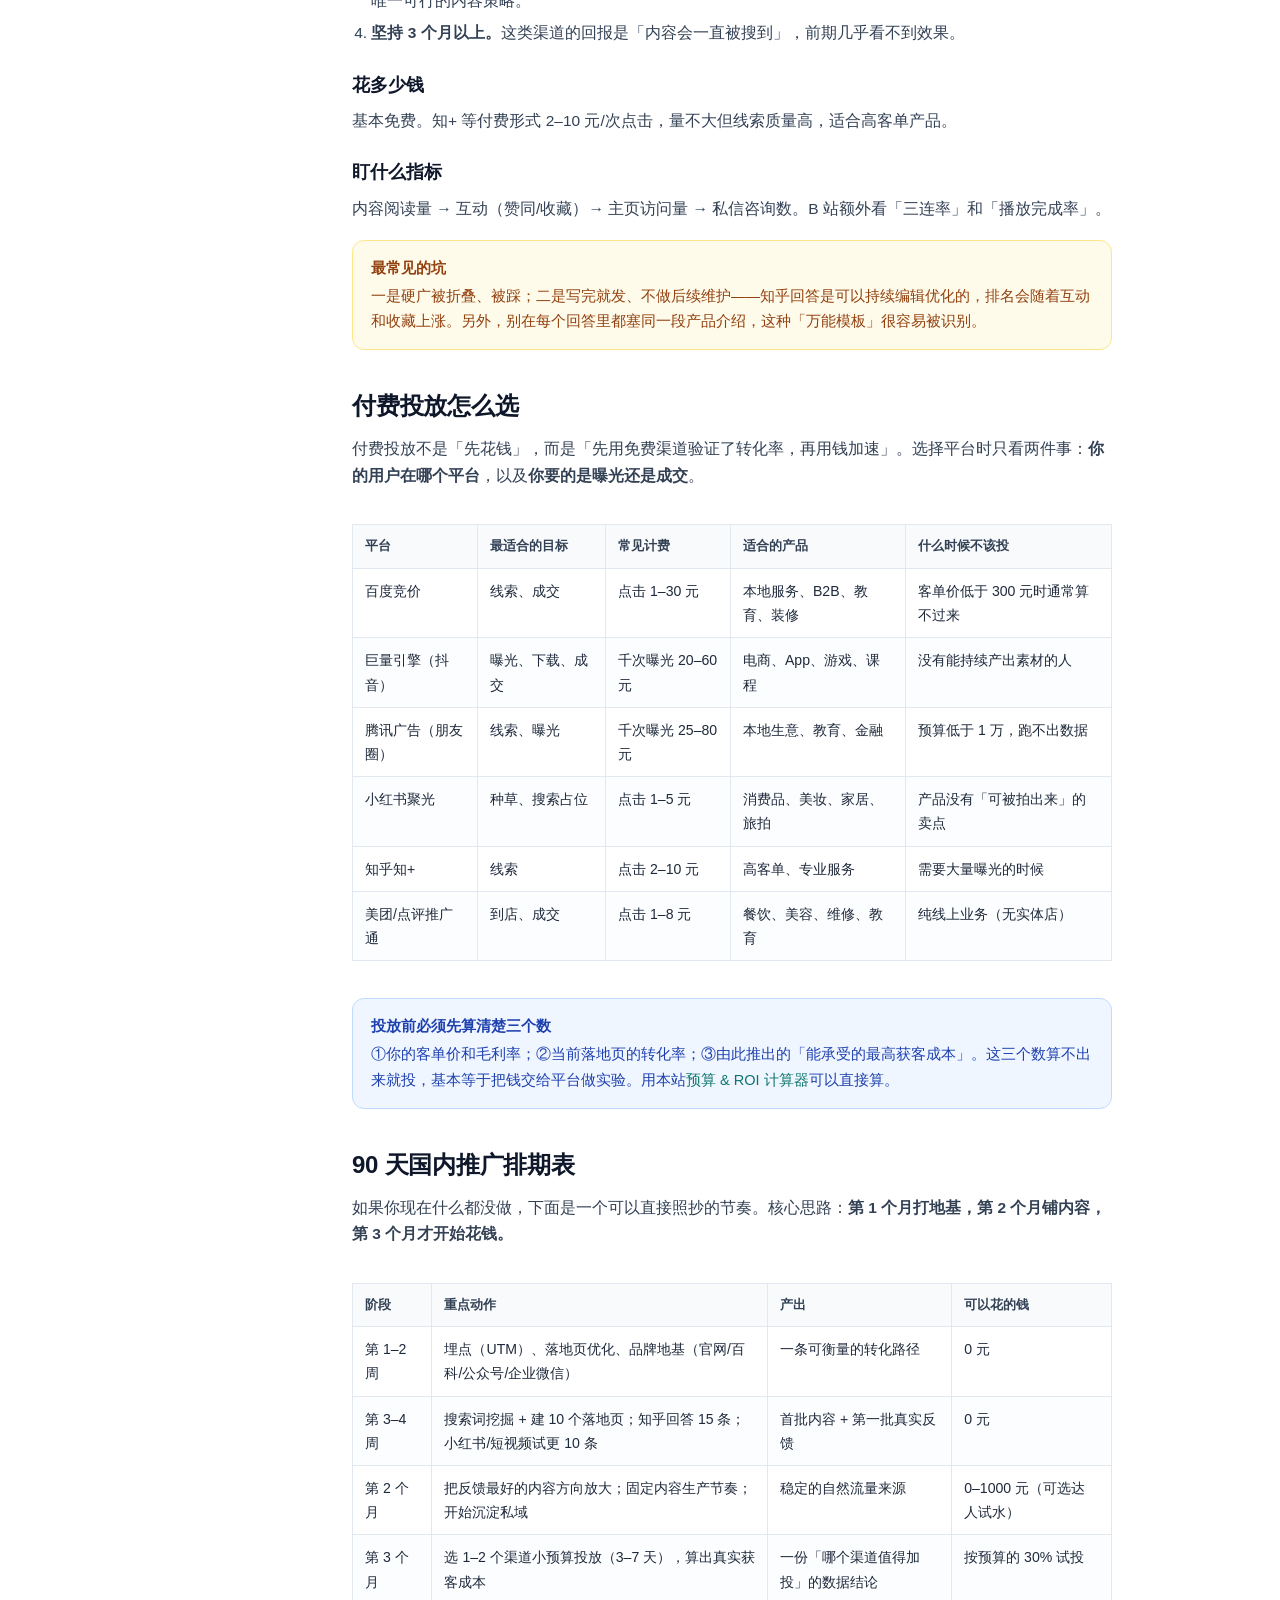
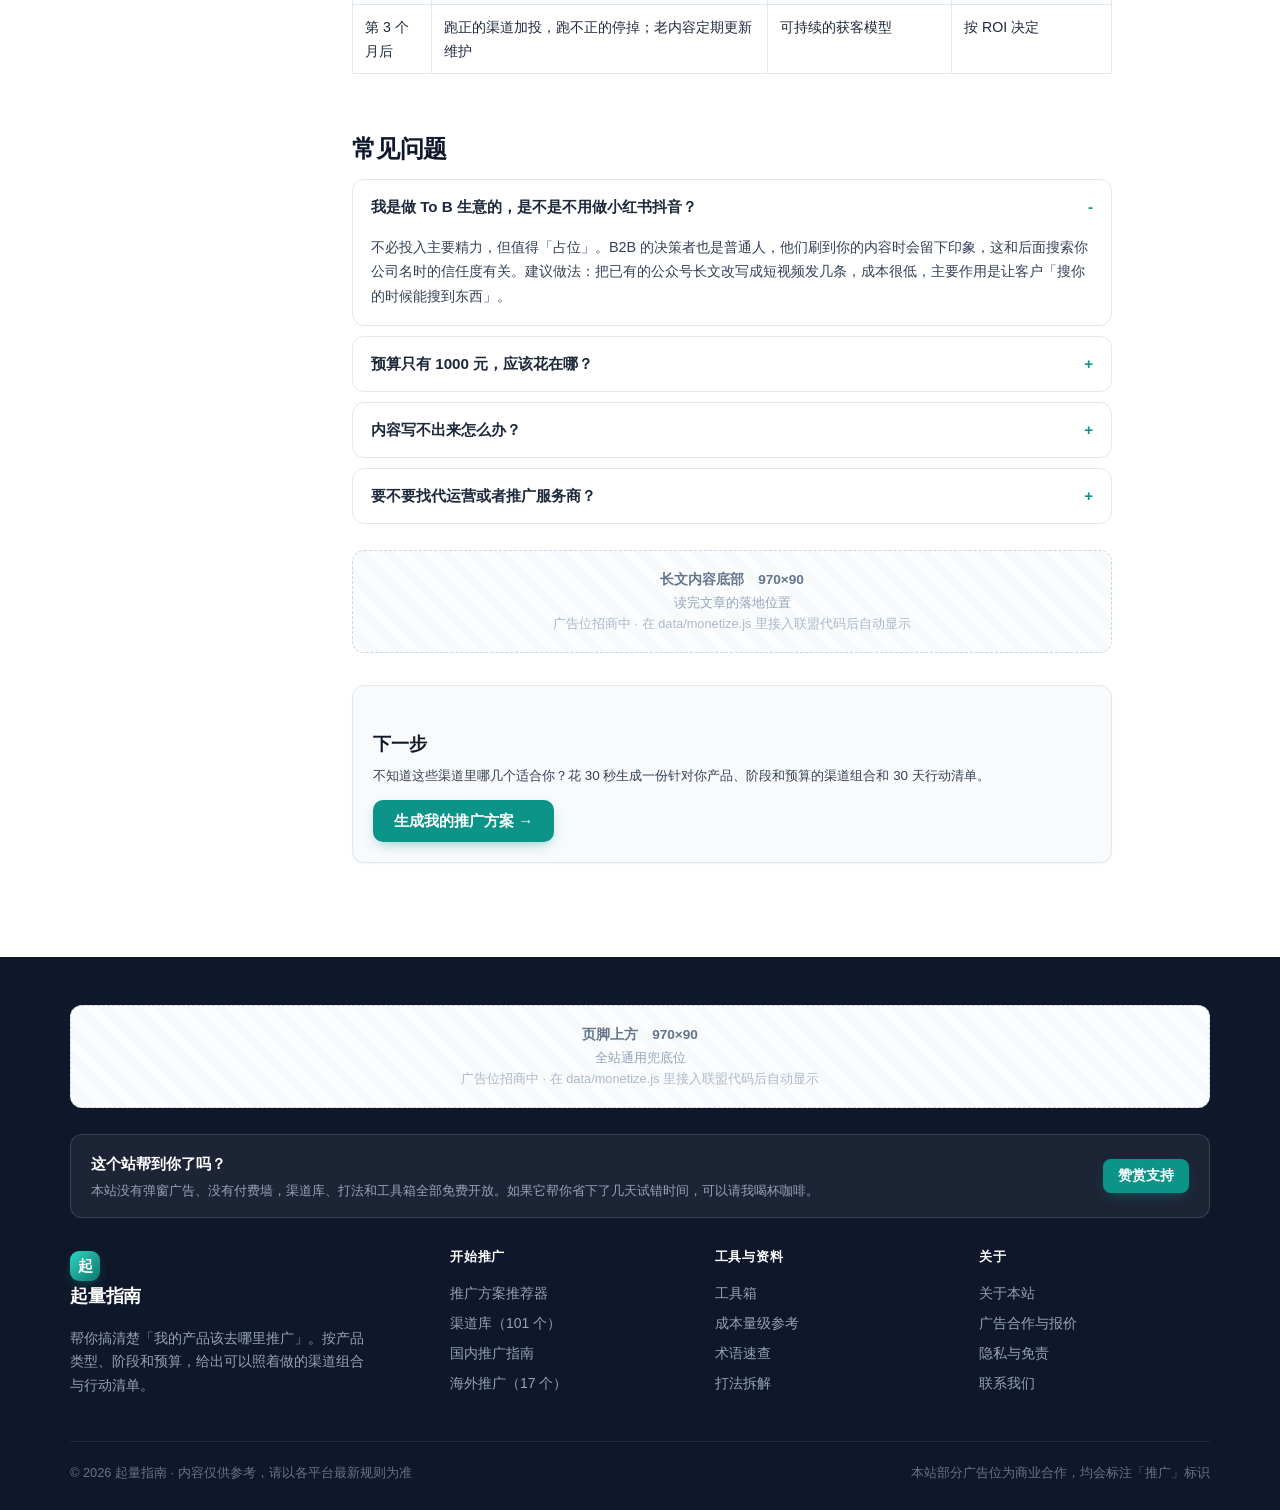
<file: china.html>
<!DOCTYPE html>
<html lang="zh-CN">
<head>
<meta charset="utf-8">
<meta name="viewport" content="width=device-width,initial-scale=1">
<title>国内推广怎么做 — 五大平台的完整打法与操作步骤 | 起量指南</title>
<meta name="description" content="国内推广完整指南：搜索（百度 SEO/竞价）、小红书、抖音短视频、微信生态（公众号/视频号/私域）、知乎 B 站社区五大平台，每个都写清适合谁、第一步怎么做、预算是多少、看哪些指标、有什么坑，并附 90 天排期表。">
<meta name="keywords" content="国内推广,推广方法,百度推广,小红书推广,抖音推广,微信推广,私域运营">
<link rel="canonical" href="https://daniel-th666.github.io/qiliang-zhinan/china.html">
<link rel="icon" href="data:image/svg+xml,%3Csvg xmlns='http://www.w3.org/2000/svg' viewBox='0 0 100 100'%3E%3Crect width='100' height='100' rx='24' fill='%230d9488'/%3E%3Ctext x='50' y='70' font-size='56' text-anchor='middle' fill='white' font-family='sans-serif'%3E%E8%B5%B7%3C/text%3E%3C/svg%3E">
<link rel="stylesheet" href="assets/css/style.css">
</head>
<body data-nav="china.html">

<header id="siteHeader"></header>

<main>
  <section class="page-head">
    <div class="wrap">
      <div class="breadcrumb"><a href="index.html">首页</a> / 国内推广指南</div>
      <h1>国内推广：五大平台的完整打法</h1>
      <p class="lede">国内的流量高度集中在几个平台上。与其到处撒网，不如先搞清楚「我的用户在哪个平台、我适合做哪一个」，然后把一个平台做透。下面每一节都按同一套结构写：适合谁、第一步做什么、花多少钱、盯什么指标、别踩什么坑。</p>
    </div>
  </section>

  <section class="section-sm">
    <div class="wrap split">

      <aside>
        <div class="toc">
          <div class="toc-title">本页目录</div>
          <nav class="toc-nav">
            <a href="#map" class="on">先看全局：一张渠道选择表</a>
            <a href="#search">一、搜索：需求最明确的地方</a>
            <a href="#xhs">二、小红书：种草的第一阵地</a>
            <a href="#douyin">三、抖音：量最大，也最考验内容</a>
            <a href="#wechat">四、微信生态：把流量变成资产</a>
            <a href="#zhihu">五、知乎 / B 站 / 社区：慢但持久</a>
            <a href="#ads">付费投放怎么选</a>
            <a href="#plan">90 天国内推广排期表</a>
            <a href="#faq">常见问题</a>
          </nav>
        </div>
      </aside>

      <div class="prose">

        <h2 id="map">先看全局：一张渠道选择表</h2>
        <p>很多人的第一个错误是「先选渠道，再想内容」。正确的顺序反过来：先明确你的用户「在哪里解决问题」，再去那个地方。下面这张表帮你快速定位。</p>
        <div class="table-scroll">
          <table class="tbl">
            <thead><tr><th>你的情况</th><th>优先做的渠道</th><th>为什么</th><th>可承受的最慢节奏</th></tr></thead>
            <tbody>
              <tr><td>工具 / 软件 / B2B</td><td>百度 SEO → 知乎 → 行业社区</td><td>用户遇到问题会主动搜，且决策理性、看重专业度</td><td>3–6 个月起量</td></tr>
              <tr><td>电商 / 课程 / 本地生意</td><td>小红书 → 抖音 → 搜索承接</td><td>消费决策靠「看到别人用了」，需要先种草再收割</td><td>2–8 周见效</td></tr>
              <tr><td>App / 小游戏</td><td>应用商店 ASO → 短视频 → 投放</td><td>下载入口在商店，ASO 是免费且必须做的地基</td><td>2–4 周见效</td></tr>
              <tr><td>个人 IP / 内容创作</td><td>选定一个平台日更</td><td>IP 靠的是高频出现，铺 5 个平台等于都不做</td><td>1–3 个月起量</td></tr>
              <tr><td>社区 / 社群产品</td><td>垂直社区 → 私域</td><td>社区靠「人」，冷启动必须自己先当最活跃的用户</td><td>1–2 个月</td></tr>
            </tbody>
          </table>
        </div>
        <div class="callout brand"><b>一条经验</b>如果你只有一个人，「选一个平台做 3 个月」几乎总是优于「选三个平台各做 1 个月」。前者的复利来自内容和账号权重，后者什么都不会留下。</div>

        <h2 id="search">一、搜索：需求最明确的地方</h2>
        <h3>它适合谁</h3>
        <p>产品能用一句话描述清楚、用户会主动去搜的，都适合：PDF 转 Word、装修报价单模板、CRM 系统、雅思培训、附近健身房。反过来说，如果你的产品是「用户不知道自己需要」的（比如新的社交玩法），搜索帮不上忙。</p>

        <h3>第一步做什么</h3>
        <ol>
          <li><b>先挖词，不要先做页面。</b>用百度指数、5118 找出 3–5 个「有人搜、竞争不激烈」的长尾词，标准是：搜出来前几名都是小网站的、内容质量一般的词。</li>
          <li><b>一页只解决一个问题。</b>每个主推词对应一个独立落地页，标题写成「核心词 + 差异化卖点」，正文开头就给结论和步骤。</li>
          <li><b>提交收录。</b>在百度搜索资源平台提交 sitemap，开通普通收录。这一步不做，后面的内容再好也可能几个月不被收录。</li>
          <li><b>把「信任位」补齐。</b>用户搜你品牌名时，如果只有官网、没有百科/知道/媒体报道，转化率会明显低一截。</li>
        </ol>

        <h3>花多少钱</h3>
        <p>SEO 本身免费，成本是时间：一篇能排上词的长文大约 2–4 小时。竞价（SEM）则按点击付费，生活服务类 1–5 元/次点击，教育、医美、金融类 10–50 元甚至更高。</p>

        <h3>盯什么指标</h3>
        <p>收录页数 → 目标词排名 → 自然搜索点击量 → 落地页转化率。<b>不要用「访问量」做唯一指标</b>，搜索来的流量如果转化率是 0，排名再高也没意义。</p>

        <div class="callout warn"><b>最常见的坑</b>新站前 3 个月收录慢是正常的，别急着放弃，也别去买「包上首页」的外链或站群服务——被 K 站之后，之前所有积累都会归零。另外国内做百度推广需要 ICP 备案，这是硬门槛，越早准备越好。</div>

        <div class="ad-slot ad-slot-inline" data-slot="article-mid"></div>

        <h2 id="xhs">二、小红书：种草的第一阵地</h2>
        <h3>它适合谁</h3>
        <p>面向女性用户、决策依赖「视觉 + 真实体验」的产品：美妆、家居、母婴、穿搭、餐饮、旅拍、课程、本地服务。如果你的成交靠「看到别人用了觉得不错」，这里就是主战场。</p>

        <h3>第一步做什么</h3>
        <ol>
          <li><b>先做 30 篇「搜索型」笔记，而不是「推荐型」笔记。</b>比如「小户型收纳怎么做」比「我家超好用的收纳箱」更容易被搜到，也更容易持续带量。</li>
          <li><b>把账号做成真人。</b>有头像、有简介、有生活化内容。纯导购号会被限流。</li>
          <li><b>关键词布局要前置。</b>标题和正文前两行必须出现用户会搜的词，小红书的搜索权重和内容相关性高度绑定。</li>
          <li><b>数据好的笔记再花钱。</b>用聚光把自然互动率高的笔记加热，比直接投效果广告便宜得多。</li>
        </ol>

        <h3>花多少钱</h3>
        <p>自己运营免费，成本是持续产出的时间。KOC（粉丝 1000–5 万）合作常见 300–3000 元/篇，重点看真实互动率（3% 以上算健康）；KOL 5000 元起，中小品牌通常不划算。</p>

        <h3>盯什么指标</h3>
        <p>笔记互动率（点赞/收藏/评论 ÷ 曝光）→ 搜索词下的笔记排名 → 主页访问量 → 私信/店铺转化率。<b>收藏率比点赞率更重要</b>，它代表「以后要用」的真实需求。</p>

        <div class="callout warn"><b>最常见的坑</b>一是用绝对化用语（「最」「第一」「保证」）被限流；二是不报备就发商业笔记，被判定为软广后限流甚至封号——通过蒲公英下单的合作笔记才有投放资格；三是只发产品不发场景，用户看不出「这和我有什么关系」。</div>

        <h2 id="douyin">三、抖音：量最大，也最考验内容</h2>
        <h3>它适合谁</h3>
        <p>能持续产出视频的团队；客单价不高、决策快、能靠视觉展示的产品；本地生意（同城流量非常便宜）。如果你的产品一句话说不清、又要长时间教育用户，抖音的效率通常低于搜索和内容平台。</p>

        <h3>第一步做什么</h3>
        <ol>
          <li><b>先测 20 条素材，而不是先投钱。</b>同一个卖点换 20 种前 3 秒的开头，看哪条完播率明显更高——前 3 秒决定了 80% 的结果。</li>
          <li><b>把抖音当搜索用。</b>抖音搜索的流量占比越来越高，「关键词型」视频（如「XX 怎么选」）能持续带量，比纯爆款更稳定。</li>
          <li><b>完播率优先于一切。</b>先把视频做短、把结论前置，再考虑画面精美。</li>
          <li><b>跑通的素材再上信息流。</b>自然流量表现差的内容，投放也救不回来。</li>
        </ol>

        <h3>花多少钱</h3>
        <p>自然运营免费但极其耗人力（一人一天最多产出 2–3 条像样的视频）。信息流投放按 oCPM 计费，千次曝光约 20–60 元；App 安装常见 5–30 元/个。</p>

        <h3>盯什么指标</h3>
        <p>前 3 秒完播率 → 整体完播率 → 互动率 → 主页/购物车点击率。投放端再加一个：单次转化成本。</p>

        <div class="callout warn"><b>最常见的坑</b>把抖音当「发广告的地方」。抖音的算法奖励「用户愿意看完的内容」，不奖励「说清楚产品的内容」。另外，不要一开始就追求爆款——1000 个精准的搜索流量，比 10 万泛流量更能成交。</div>

        <h2 id="wechat">四、微信生态：把流量变成资产</h2>
        <h3>它适合谁</h3>
        <p>所有人都该做，但重点是两类：复购型生意（餐饮、零售、教育）和高客单型生意（B2B、家装、咨询服务）。因为微信是唯一能把「一次获客」变成「可以反复免费触达」的地方。</p>

        <h3>第一步做什么</h3>
        <ol>
          <li><b>先做承接，再做推广。</b>没有企业微信和社群，广告带来的流量第二天就流失了。</li>
          <li><b>设计一个「钩子」。</b>资料包、模板、免费试用、立减券——用户要有理由留下联系方式。</li>
          <li><b>公众号 + 视频号 + 搜一搜一起做。</b>公众号吃搜索和转发，视频号吃推荐流量，搜一搜是微信内免费的长尾入口。</li>
          <li><b>企业微信做标签和分层。</b>不同的用户发不同的内容，这是私域效率的核心。</li>
        </ol>

        <h3>花多少钱</h3>
        <p>几乎是免费的：企业微信、公众号、视频号都不需要付费开通。主要成本是人力——私域是一件需要长期有人管的事。短信唤醒 0.03–0.06 元/条，但要先获得授权。</p>

        <h3>盯什么指标</h3>
        <p>加好友数 → 好友通过率 → 社群活跃度 → 私域成交额与复购率。<b>最重要的一个数是「单个好友贡献的月收入」</b>，它决定了你能承受多高的获客成本。</p>

        <div class="callout warn"><b>最常见的坑</b>把用户拉进群就开始刷广告。私域的本质是「值得被留在通讯录里」，先提供价值再谈成交。另外注意合规：微信禁止多级分销（三级及以上返佣），也禁止诱导分享。</div>

        <div class="ad-slot ad-slot-inline" data-slot="article-mid"></div>

        <h2 id="zhihu">五、知乎 / B 站 / 社区：慢但持久</h2>
        <h3>它适合谁</h3>
        <p>需要建立专业信任的产品：B2B 服务、专业工具、课程、咨询、医疗健康类。也适合预算为零、时间充裕的个人。</p>

        <h3>第一步做什么</h3>
        <ol>
          <li><b>找「已经被问了很多次但答案很差」的问题。</b>回答它，并且比现有答案更完整、更可操作。</li>
          <li><b>先给方法，最后一句才提产品。</b>社区对广告的容忍度极低，但对干货的传播意愿极高。</li>
          <li><b>一篇内容多处复用。</b>同一份内容改写成知乎回答、B 站脚本、公众号长文、小红书笔记——这是个人团队唯一可行的内容策略。</li>
          <li><b>坚持 3 个月以上。</b>这类渠道的回报是「内容会一直被搜到」，前期几乎看不到效果。</li>
        </ol>

        <h3>花多少钱</h3>
        <p>基本免费。知+ 等付费形式 2–10 元/次点击，量不大但线索质量高，适合高客单产品。</p>

        <h3>盯什么指标</h3>
        <p>内容阅读量 → 互动（赞同/收藏）→ 主页访问量 → 私信咨询数。B 站额外看「三连率」和「播放完成率」。</p>

        <div class="callout warn"><b>最常见的坑</b>一是硬广被折叠、被踩；二是写完就发、不做后续维护——知乎回答是可以持续编辑优化的，排名会随着互动和收藏上涨。另外，别在每个回答里都塞同一段产品介绍，这种「万能模板」很容易被识别。</div>

        <h2 id="ads">付费投放怎么选</h2>
        <p>付费投放不是「先花钱」，而是「先用免费渠道验证了转化率，再用钱加速」。选择平台时只看两件事：<b>你的用户在哪个平台</b>，以及<b>你要的是曝光还是成交</b>。</p>
        <div class="table-scroll">
          <table class="tbl">
            <thead><tr><th>平台</th><th>最适合的目标</th><th>常见计费</th><th>适合的产品</th><th>什么时候不该投</th></tr></thead>
            <tbody>
              <tr><td>百度竞价</td><td>线索、成交</td><td>点击 1–30 元</td><td>本地服务、B2B、教育、装修</td><td>客单价低于 300 元时通常算不过来</td></tr>
              <tr><td>巨量引擎（抖音）</td><td>曝光、下载、成交</td><td>千次曝光 20–60 元</td><td>电商、App、游戏、课程</td><td>没有能持续产出素材的人</td></tr>
              <tr><td>腾讯广告（朋友圈）</td><td>线索、曝光</td><td>千次曝光 25–80 元</td><td>本地生意、教育、金融</td><td>预算低于 1 万，跑不出数据</td></tr>
              <tr><td>小红书聚光</td><td>种草、搜索占位</td><td>点击 1–5 元</td><td>消费品、美妆、家居、旅拍</td><td>产品没有「可被拍出来」的卖点</td></tr>
              <tr><td>知乎知+</td><td>线索</td><td>点击 2–10 元</td><td>高客单、专业服务</td><td>需要大量曝光的时候</td></tr>
              <tr><td>美团/点评推广通</td><td>到店、成交</td><td>点击 1–8 元</td><td>餐饮、美容、维修、教育</td><td>纯线上业务（无实体店）</td></tr>
            </tbody>
          </table>
        </div>
        <div class="callout info"><b>投放前必须先算清楚三个数</b>①你的客单价和毛利率；②当前落地页的转化率；③由此推出的「能承受的最高获客成本」。这三个数算不出来就投，基本等于把钱交给平台做实验。用本站<a href="tools.html#roi">预算 &amp; ROI 计算器</a>可以直接算。</div>

        <h2 id="plan">90 天国内推广排期表</h2>
        <p>如果你现在什么都没做，下面是一个可以直接照抄的节奏。核心思路：<b>第 1 个月打地基，第 2 个月铺内容，第 3 个月才开始花钱。</b></p>
        <div class="table-scroll">
          <table class="tbl">
            <thead><tr><th>阶段</th><th>重点动作</th><th>产出</th><th>可以花的钱</th></tr></thead>
            <tbody>
              <tr><td>第 1–2 周</td><td>埋点（UTM）、落地页优化、品牌地基（官网/百科/公众号/企业微信）</td><td>一条可衡量的转化路径</td><td>0 元</td></tr>
              <tr><td>第 3–4 周</td><td>搜索词挖掘 + 建 10 个落地页；知乎回答 15 条；小红书/短视频试更 10 条</td><td>首批内容 + 第一批真实反馈</td><td>0 元</td></tr>
              <tr><td>第 2 个月</td><td>把反馈最好的内容方向放大；固定内容生产节奏；开始沉淀私域</td><td>稳定的自然流量来源</td><td>0–1000 元（可选达人试水）</td></tr>
              <tr><td>第 3 个月</td><td>选 1–2 个渠道小预算投放（3–7 天），算出真实获客成本</td><td>一份「哪个渠道值得加投」的数据结论</td><td>按预算的 30% 试投</td></tr>
              <tr><td>第 3 个月后</td><td>跑正的渠道加投，跑不正的停掉；老内容定期更新维护</td><td>可持续的获客模型</td><td>按 ROI 决定</td></tr>
            </tbody>
          </table>
        </div>

        <h2 id="faq">常见问题</h2>
        <details class="faq" open><summary>我是做 To B 生意的，是不是不用做小红书抖音？</summary>
          <div class="faq-body"><p>不必投入主要精力，但值得「占位」。B2B 的决策者也是普通人，他们刷到你的内容时会留下印象，这和后面搜索你公司名时的信任度有关。建议做法：把已有的公众号长文改写成短视频发几条，成本很低，主要作用是让客户「搜你的时候能搜到东西」。</p></div>
        </details>
        <details class="faq"><summary>预算只有 1000 元，应该花在哪？</summary>
          <div class="faq-body"><p>不要分散。1000 元只够测一个渠道的一个素材，建议花在你判断「意向最接近成交」的那一个上（比如本地生意投美团推广通、B2B 投百度竞价的一小组长尾词）。目标是拿到「一次点击/一条线索多少钱」的真实数据，而不是追求效果。</p></div>
        </details>
        <details class="faq"><summary>内容写不出来怎么办？</summary>
          <div class="faq-body"><p>把你被客户问过的问题列成清单——那就是最好的选题库。如果你还没有客户，去搜索引擎的下拉框、相关搜索、社区的提问里抄。每个问题都能写成一页内容，30 个问题足够撑两个月。</p></div>
        </details>
        <details class="faq"><summary>要不要找代运营或者推广服务商？</summary>
          <div class="faq-body"><p>如果你的预算在 1 万元/月以下，通常不建议：代运营的服务费会吃掉大部分预算，而效果依赖的还是你自己的产品卖点和素材。更划算的做法是找一个「帮你做素材/剪视频」的兼职，策略和账户自己盯。预算足够大、且你完全没时间时再考虑代运营，并且一定要看真实案例的数据（不只看案例名字）。</p></div>
        </details>

        <div class="ad-slot ad-slot-inline" data-slot="article-bottom"></div>

        <div class="card mt3" style="background:var(--bg-soft)">
          <h3>下一步</h3>
          <p class="small muted">不知道这些渠道里哪几个适合你？花 30 秒生成一份针对你产品、阶段和预算的渠道组合和 30 天行动清单。</p>
          <a class="btn btn-primary" href="recommend.html">生成我的推广方案 →</a>
        </div>

      </div>
    </div>
  </section>
</main>

<footer id="siteFooter"></footer>
<div id="siteDrawer"></div>

<script src="data/meta.js"></script>
<script src="data/channels.js"></script>
<script src="data/playbooks.js"></script>
<script src="data/cases.js"></script>
<script src="data/tools.js"></script>
<script src="data/monetize.js"></script>
<script src="assets/js/app.js"></script>
<script src="assets/js/components.js"></script>
<script src="assets/js/recommend.js"></script>
</body>
</html>
</file>
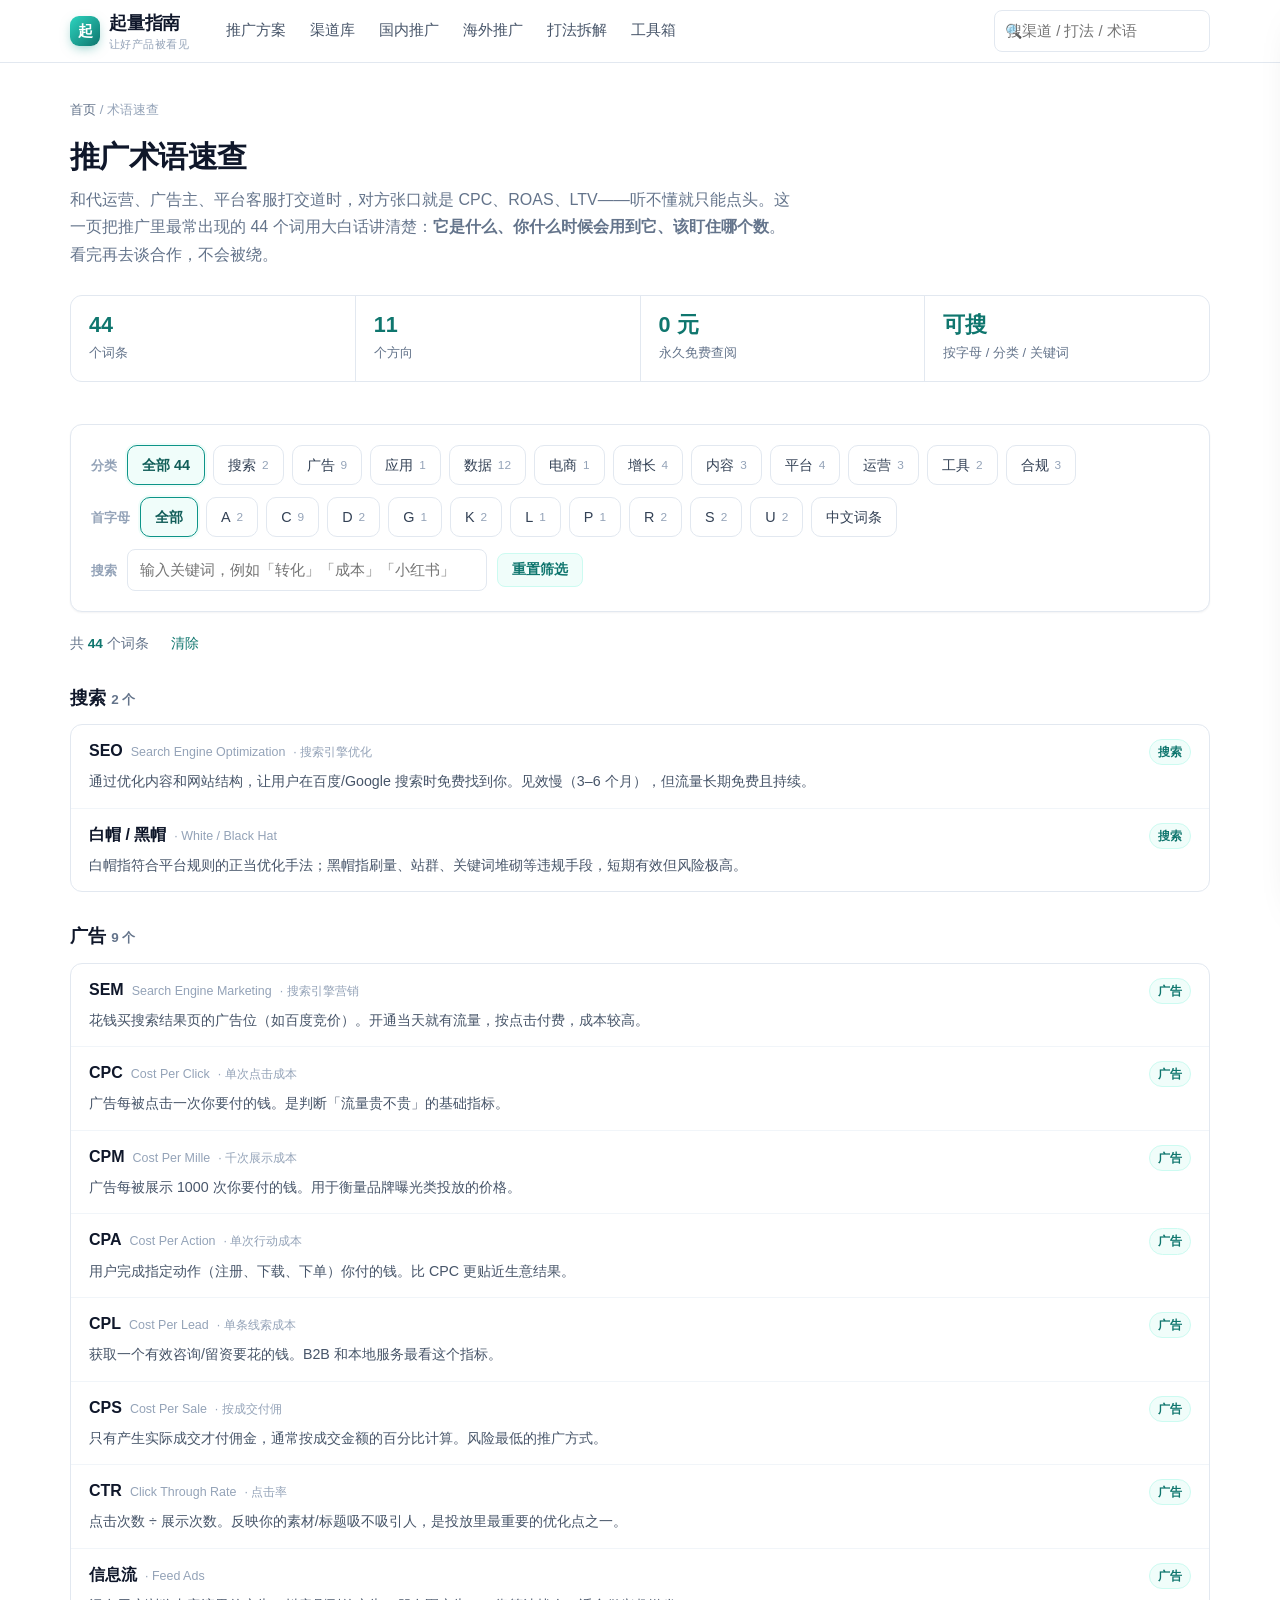
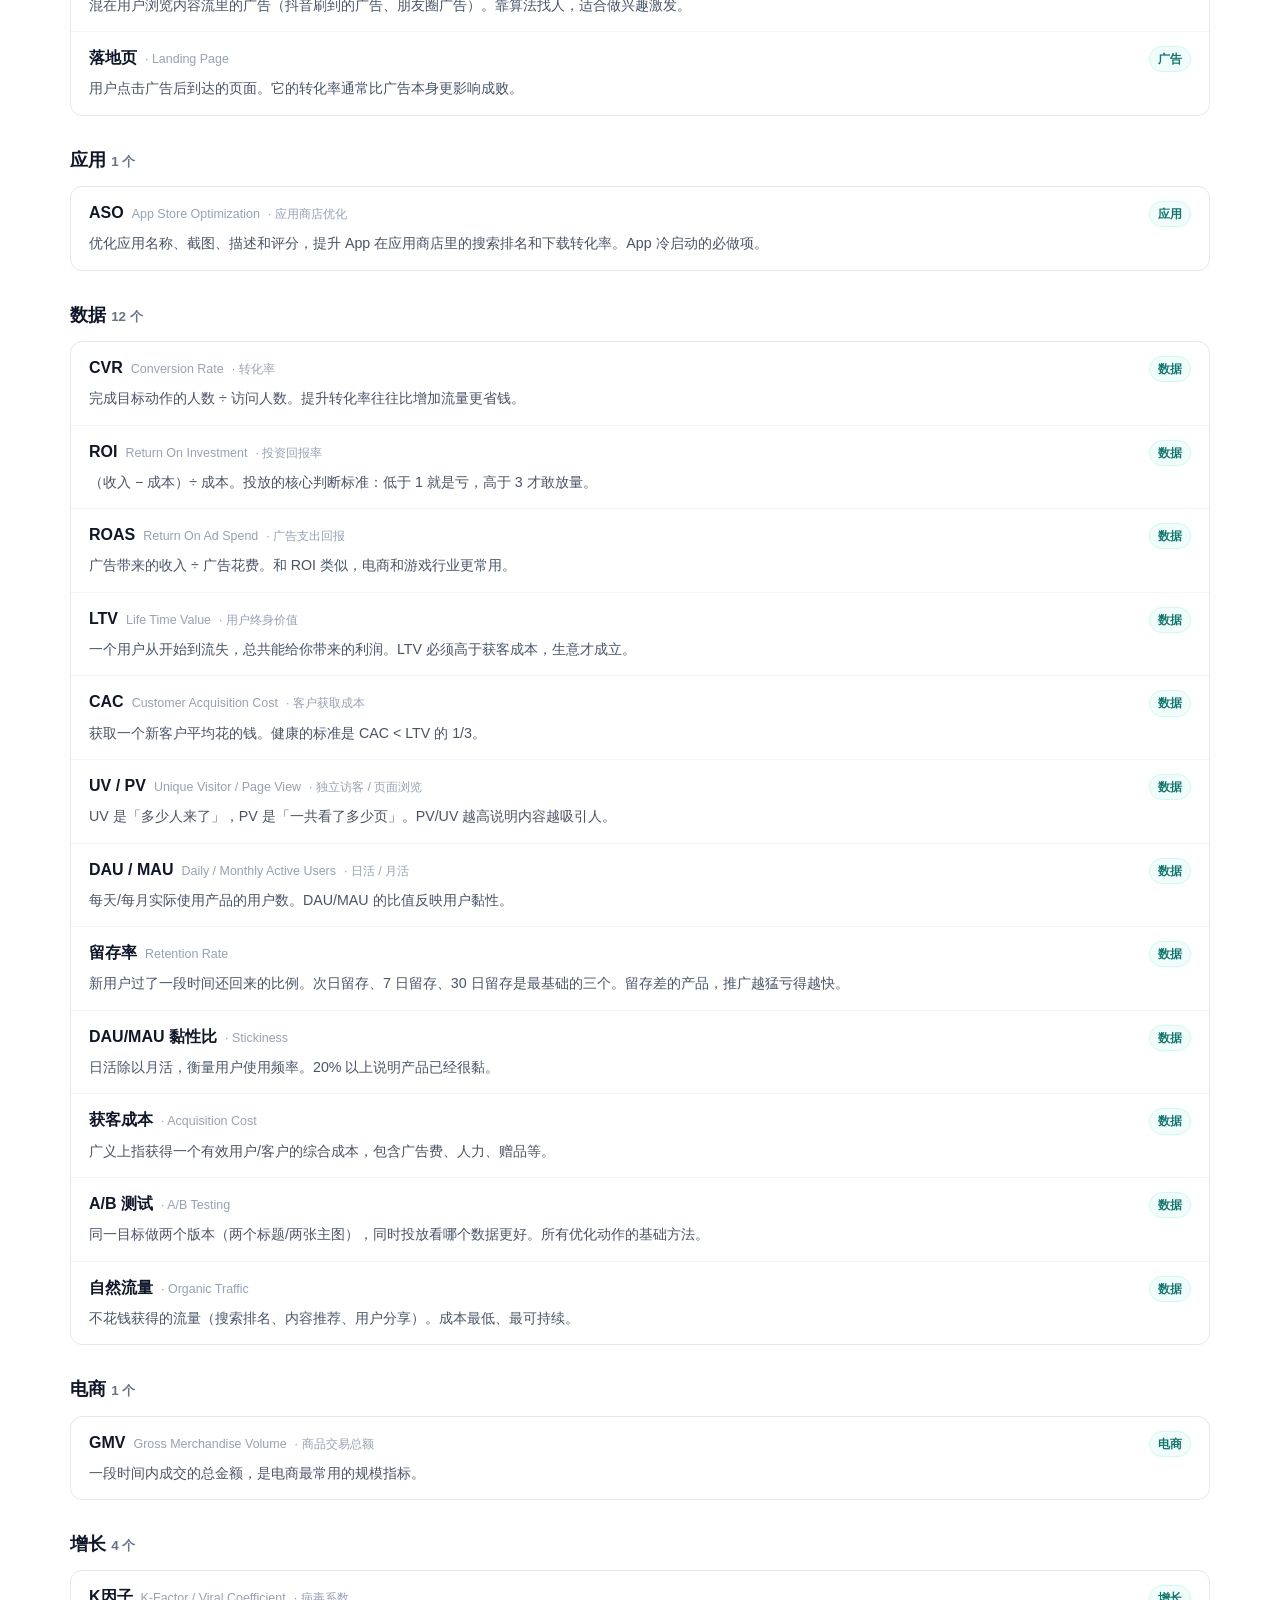
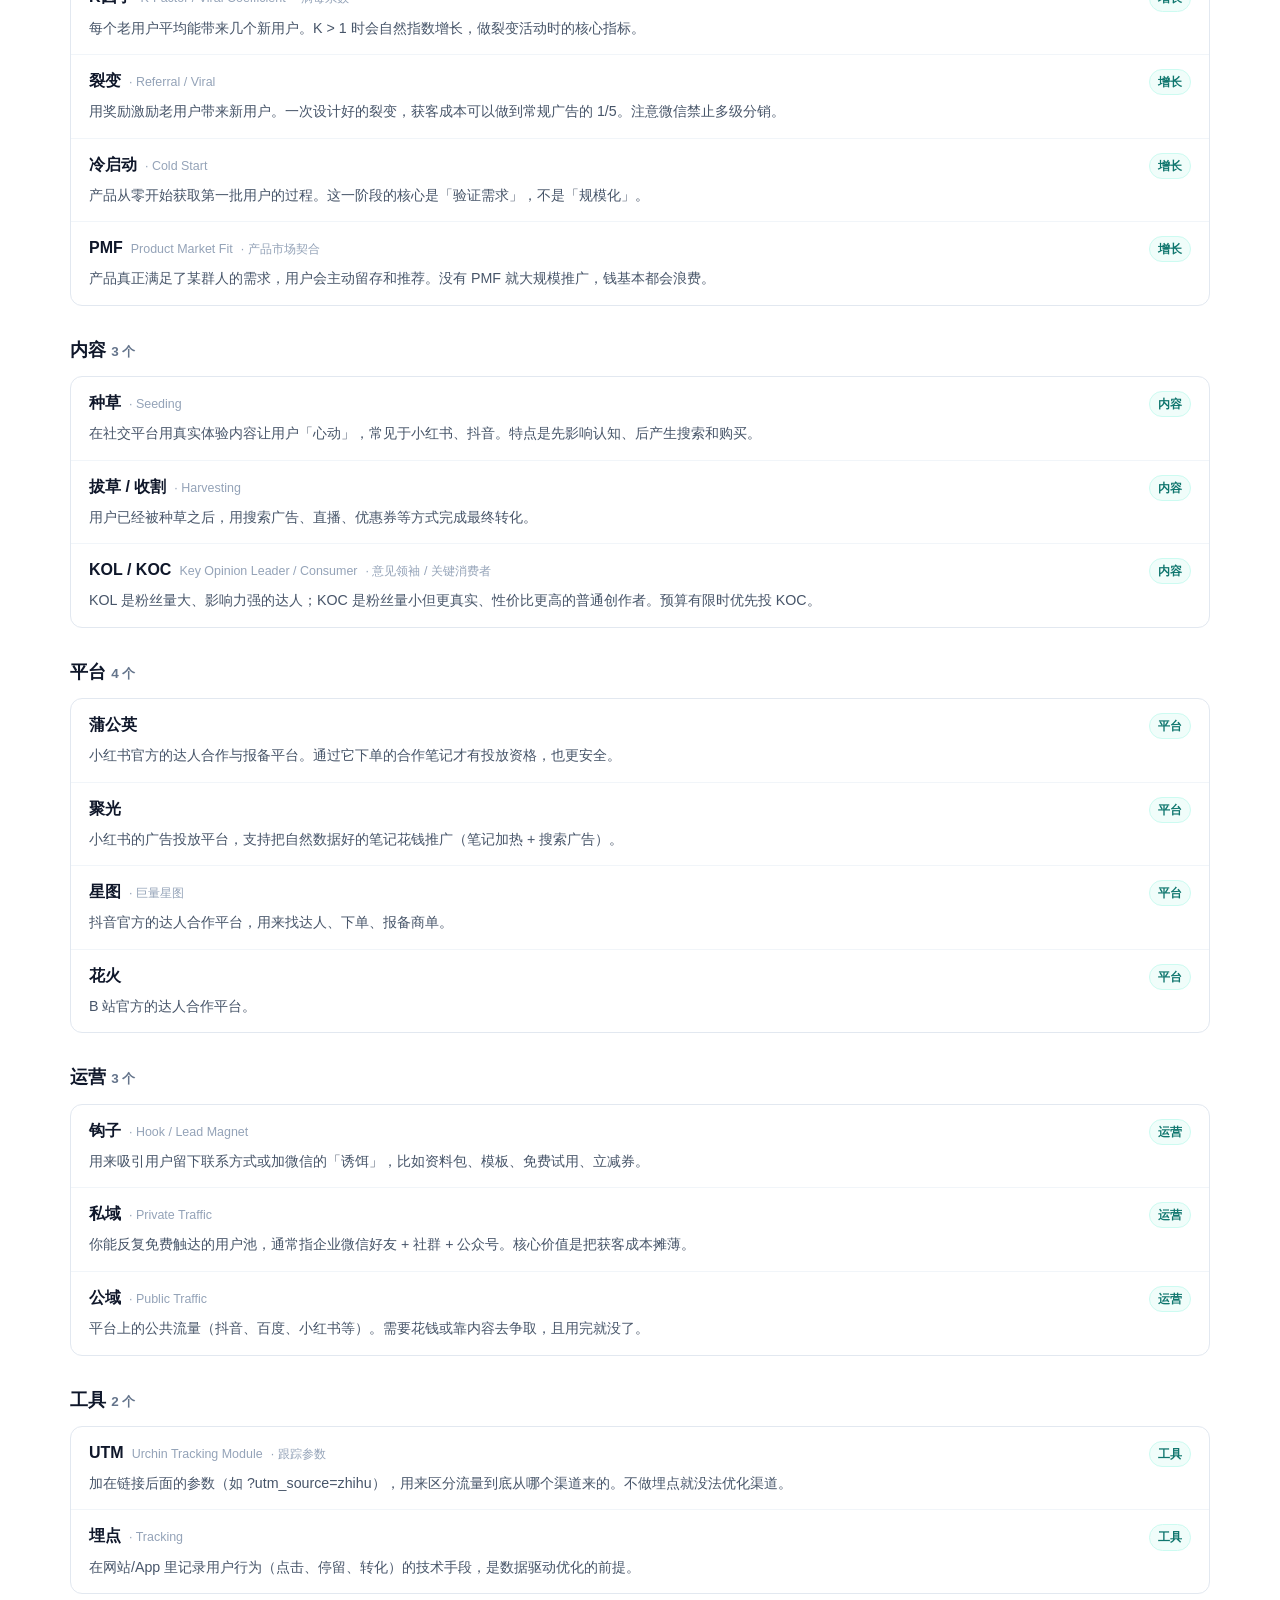
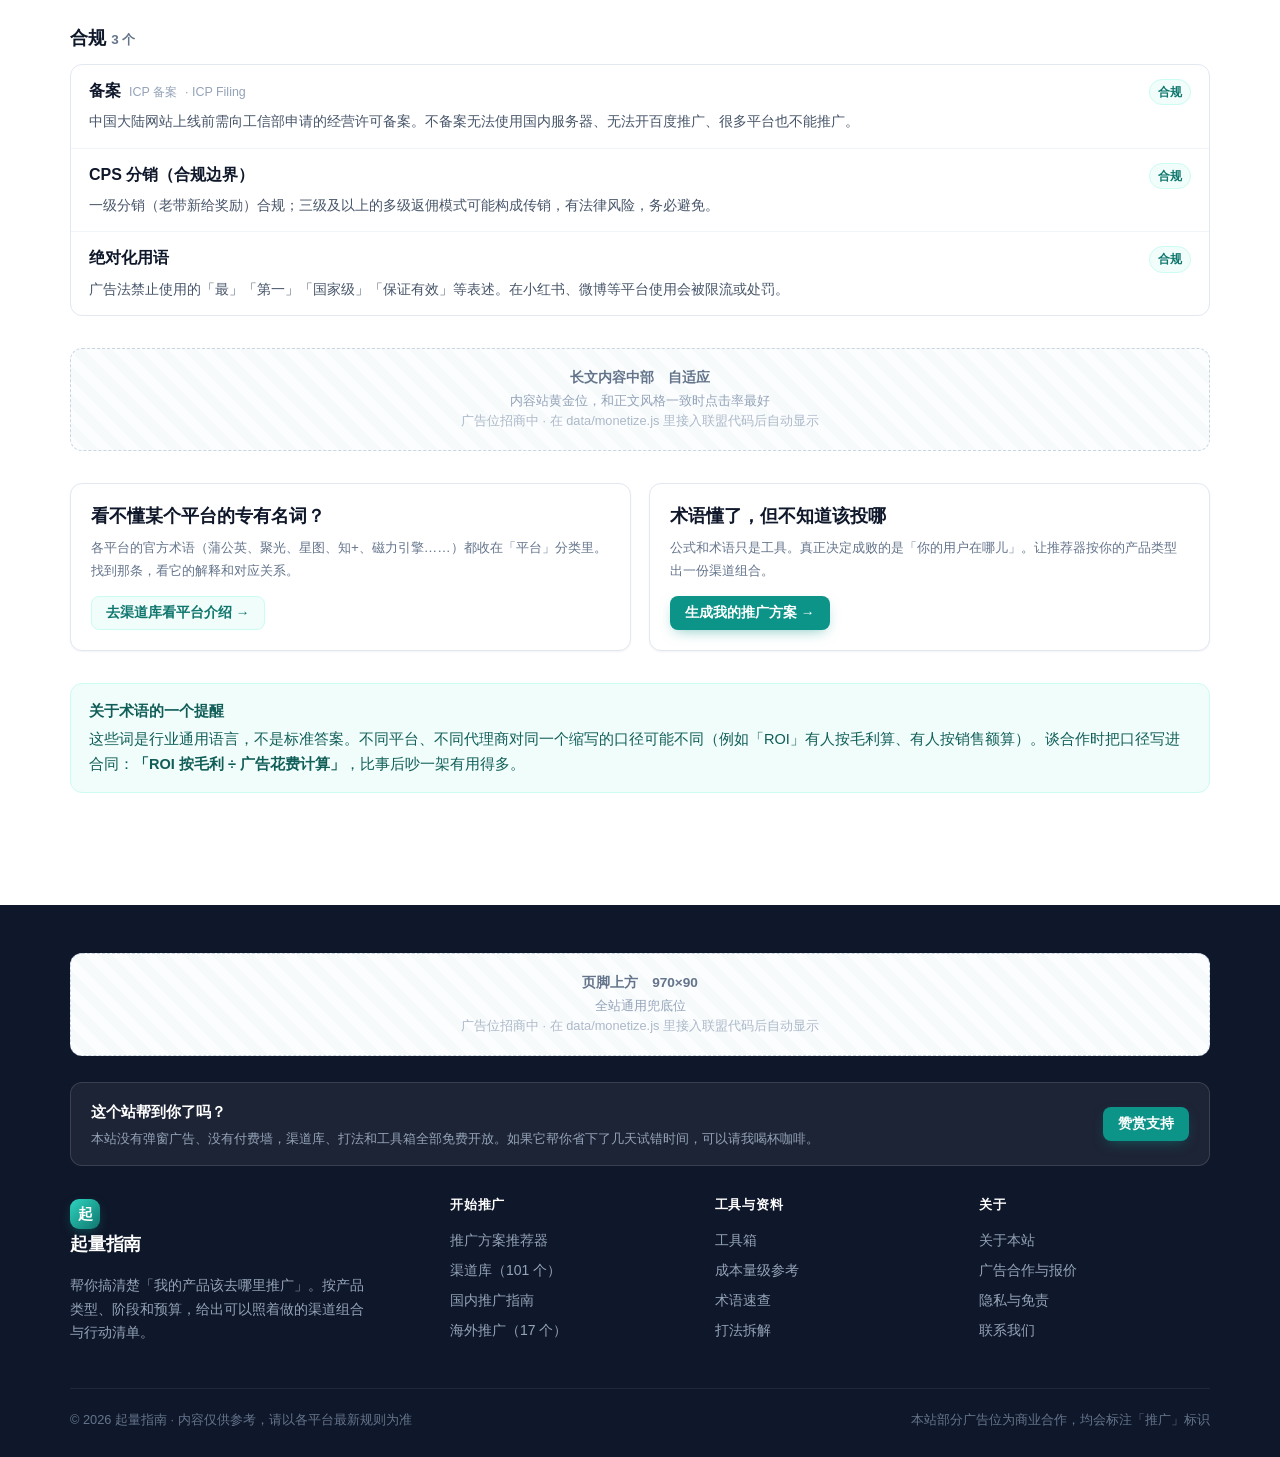
<file: glossary.html>
<!DOCTYPE html>
<html lang="zh-CN">
<head>
<meta charset="utf-8">
<meta name="viewport" content="width=device-width,initial-scale=1">
<title>推广术语速查 — 44 个推广运营专业名词通俗解释 | 起量指南</title>
<meta name="description" content="44 个推广运营必备术语速查：SEO、SEM、ASO、CPC、CPM、CPA、CPS、CTR、CVR、ROI、ROAS、LTV、CAC、K因子、留存率、种草、私域、裂变、UTM、备案等，每个都用通俗中文说明是什么、怎么用、看哪个数。">
<meta name="keywords" content="推广术语,营销术语,SEO是什么,CPC,CPM,CPA,CPS,ROI,ROAS,LTV,CAC,私域,种草,推广名词解释">
<link rel="canonical" href="https://daniel-th666.github.io/qiliang-zhinan/glossary.html">
<link rel="icon" href="data:image/svg+xml,%3Csvg xmlns='http://www.w3.org/2000/svg' viewBox='0 0 100 100'%3E%3Crect width='100' height='100' rx='24' fill='%230d9488'/%3E%3Ctext x='50' y='70' font-size='56' text-anchor='middle' fill='white' font-family='sans-serif'%3E%E8%B5%B7%3C/text%3E%3C/svg%3E">
<link rel="stylesheet" href="assets/css/style.css">
<script type="application/ld+json">
{
  "@context": "https://schema.org",
  "@type": "DefinedTermSet",
  "name": "推广运营术语速查",
  "url": "https://daniel-th666.github.io/qiliang-zhinan/glossary.html",
  "description": "44 个推广运营专业术语的通俗中文解释，覆盖搜索、广告、数据、内容、私域、合规等方向。"
}
</script>
</head>
<body data-nav="">

<header id="siteHeader"></header>

<main>
  <section class="page-head">
    <div class="wrap">
      <div class="breadcrumb"><a href="index.html">首页</a> / 术语速查</div>
      <h1>推广术语速查</h1>
      <p class="lede">和代运营、广告主、平台客服打交道时，对方张口就是 CPC、ROAS、LTV——听不懂就只能点头。这一页把推广里最常出现的 44 个词用大白话讲清楚：<strong>它是什么、你什么时候会用到它、该盯住哪个数</strong>。看完再去谈合作，不会被绕。</p>
      <div class="stat-strip" style="margin-top:26px">
        <div><b id="st-n">44</b><span>个词条</span></div>
        <div><b id="st-c">11</b><span>个方向</span></div>
        <div><b>0 元</b><span>永久免费查阅</span></div>
        <div><b>可搜</b><span>按字母 / 分类 / 关键词</span></div>
      </div>
    </div>
  </section>

  <section class="section-sm">
    <div class="wrap">

      <div class="card mb2">
        <div class="filters" style="margin-bottom:12px">
          <span class="fl-label">分类</span>
          <div class="chips" id="g-cats"></div>
        </div>
        <div class="filters" style="margin-bottom:12px">
          <span class="fl-label">首字母</span>
          <div class="chips" id="g-letters"></div>
        </div>
        <div class="filters" style="margin-bottom:0">
          <span class="fl-label">搜索</span>
          <input type="text" id="g-q" placeholder="输入关键词，例如「转化」「成本」「小红书」" style="max-width:360px">
          <button class="btn btn-soft btn-sm" id="g-reset">重置筛选</button>
        </div>
      </div>

      <div class="count-line" id="g-count"></div>
      <div id="g-list"></div>

      <div class="ad-slot ad-slot-inline" data-slot="article-mid"></div>

      <div class="grid g2 mt3">
        <div class="card">
          <h3>看不懂某个平台的专有名词？</h3>
          <p class="small muted">各平台的官方术语（蒲公英、聚光、星图、知+、磁力引擎……）都收在「平台」分类里。找到那条，看它的解释和对应关系。</p>
          <a class="btn btn-soft btn-sm" href="channels.html">去渠道库看平台介绍 →</a>
        </div>
        <div class="card">
          <h3>术语懂了，但不知道该投哪</h3>
          <p class="small muted">公式和术语只是工具。真正决定成败的是「你的用户在哪儿」。让推荐器按你的产品类型出一份渠道组合。</p>
          <a class="btn btn-primary btn-sm" href="recommend.html">生成我的推广方案 →</a>
        </div>
      </div>

      <div class="callout brand mt3">
        <b>关于术语的一个提醒</b>这些词是行业通用语言，不是标准答案。不同平台、不同代理商对同一个缩写的口径可能不同（例如「ROI」有人按毛利算、有人按销售额算）。谈合作时把口径写进合同：<strong>「ROI 按毛利 ÷ 广告花费计算」</strong>，比事后吵一架有用得多。
      </div>

    </div>
  </section>
</main>

<footer id="siteFooter"></footer>
<div id="siteDrawer"></div>

<script src="data/meta.js"></script>
<script src="data/channels.js"></script>
<script src="data/playbooks.js"></script>
<script src="data/cases.js"></script>
<script src="data/tools.js"></script>
<script src="data/monetize.js"></script>
<script src="assets/js/app.js"></script>
<script src="assets/js/components.js"></script>
<script src="assets/js/recommend.js"></script>
<script>
document.addEventListener('DOMContentLoaded', function () {
  var esc = QL.esc, $ = QL.$;
  var all = QL.glossary || [];
  var curCat = '', curLetter = '', curQ = '';

  /* ---- 分类 chips ---- */
  var cats = [];
  all.forEach(function (g) { if (cats.indexOf(g.cat) < 0) cats.push(g.cat); });
  $('#g-cats').innerHTML = '<button class="chip on" data-c="">全部 ' + all.length + '</button>' +
    cats.map(function (c) {
      var n = all.filter(function (g) { return g.cat === c; }).length;
      return '<button class="chip" data-c="' + esc(c) + '">' + esc(c) + ' <small style="display:inline">' + n + '</small></button>';
    }).join('');

  /* ---- 首字母 chips ---- */
  var latin = {}, hasCn = false;
  all.forEach(function (g) {
    var ch = String(g.t).charAt(0).toUpperCase();
    if (/[A-Z]/.test(ch)) latin[ch] = (latin[ch] || 0) + 1;
    else hasCn = true;
  });
  var letters = Object.keys(latin).sort();
  $('#g-letters').innerHTML = '<button class="chip on" data-l="">全部</button>' +
    letters.map(function (L) {
      return '<button class="chip" data-l="' + L + '">' + L + ' <small style="display:inline">' + latin[L] + '</small></button>';
    }).join('') +
    (hasCn ? '<button class="chip" data-l="__cn">中文词条</button>' : '');

  /* ---- 渲染 ---- */
  function filter() {
    return all.filter(function (g) {
      if (curCat && g.cat !== curCat) return false;
      if (curLetter) {
        var ch = String(g.t).charAt(0).toUpperCase();
        if (curLetter === '__cn') { if (/[A-Z]/.test(ch)) return false; }
        else if (ch !== curLetter) return false;
      }
      if (curQ) {
        var hay = (g.t + ' ' + (g.full || '') + ' ' + (g.en || '') + ' ' + g.d + ' ' + g.cat).toLowerCase();
        if (hay.indexOf(curQ) < 0) return false;
      }
      return true;
    });
  }

  function item(g) {
    var anchor = encodeURIComponent(g.t);
    return '<div class="gl-item" id="' + anchor + '">' +
      '<h4>' + esc(g.t) +
        (g.full ? '<span class="en">' + esc(g.full) + '</span>' : '') +
        (g.en && g.en !== g.full ? '<span class="en">· ' + esc(g.en) + '</span>' : '') +
        '<span class="tag tag-brand" style="margin-left:auto">' + esc(g.cat) + '</span>' +
      '</h4>' +
      '<p>' + esc(g.d) + '</p>' +
    '</div>';
  }

  function render() {
    var list = filter();
    $('#g-count').innerHTML = list.length
      ? '共 <b>' + list.length + '</b> 个词条' + (curCat ? '　分类：' + esc(curCat) : '') +
        (curLetter ? '　首字母：' + (curLetter === '__cn' ? '中文' : curLetter) : '') +
        (curQ ? '　关键词：' + esc(curQ) : '') +
        '　<a href="#" id="g-clear" style="margin-left:8px">清除</a>'
      : '没有匹配的词条，换个关键词或点「重置筛选」。';

    if (!list.length) { $('#g-list').innerHTML = ''; return; }

    /* 按分类分组输出，分类顺序固定 */
    var order = cats.filter(function (c) { return list.some(function (g) { return g.cat === c; }); });
    $('#g-list').innerHTML = order.map(function (c) {
      var sub = list.filter(function (g) { return g.cat === c; });
      return '<div class="sub-head"><h3>' + esc(c) + ' <span class="muted small">' + sub.length + ' 个</span></h3></div>' +
        '<div class="gl-box mb3">' + sub.map(item).join('') + '</div>';
    }).join('');
  }

  /* ---- 交互 ---- */
  document.addEventListener('click', function (e) {
    var c = e.target.closest('.chip[data-c]');
    if (c) {
      curCat = c.getAttribute('data-c');
      QL.$$('.chip[data-c]').forEach(function (x) { x.classList.toggle('on', x === c); });
      render(); return;
    }
    var l = e.target.closest('.chip[data-l]');
    if (l) {
      curLetter = l.getAttribute('data-l');
      QL.$$('.chip[data-l]').forEach(function (x) { x.classList.toggle('on', x === l); });
      render(); return;
    }
    if (e.target.closest('#g-clear')) {
      e.preventDefault();
      curQ = ''; $('#g-q').value = '';
      render(); return;
    }
    if (e.target.closest('#g-reset')) {
      curCat = ''; curLetter = ''; curQ = ''; $('#g-q').value = '';
      QL.$$('.chip[data-c]').forEach(function (x) { x.classList.toggle('on', x.getAttribute('data-c') === ''); });
      QL.$$('.chip[data-l]').forEach(function (x) { x.classList.toggle('on', x.getAttribute('data-l') === ''); });
      render();
    }
  });
  $('#g-q').addEventListener('input', function () {
    curQ = this.value.trim().toLowerCase();
    render();
  });

  $('#st-n').textContent = all.length;
  $('#st-c').textContent = cats.length;
  render();

  /* 从搜索/外链带锚点进来 */
  if (location.hash) {
    var t = document.getElementById(location.hash.slice(1));
    if (t) setTimeout(function () { t.scrollIntoView({ behavior: 'smooth', block: 'center' }); }, 250);
  }
});
</script>
</body>
</html>
</file>
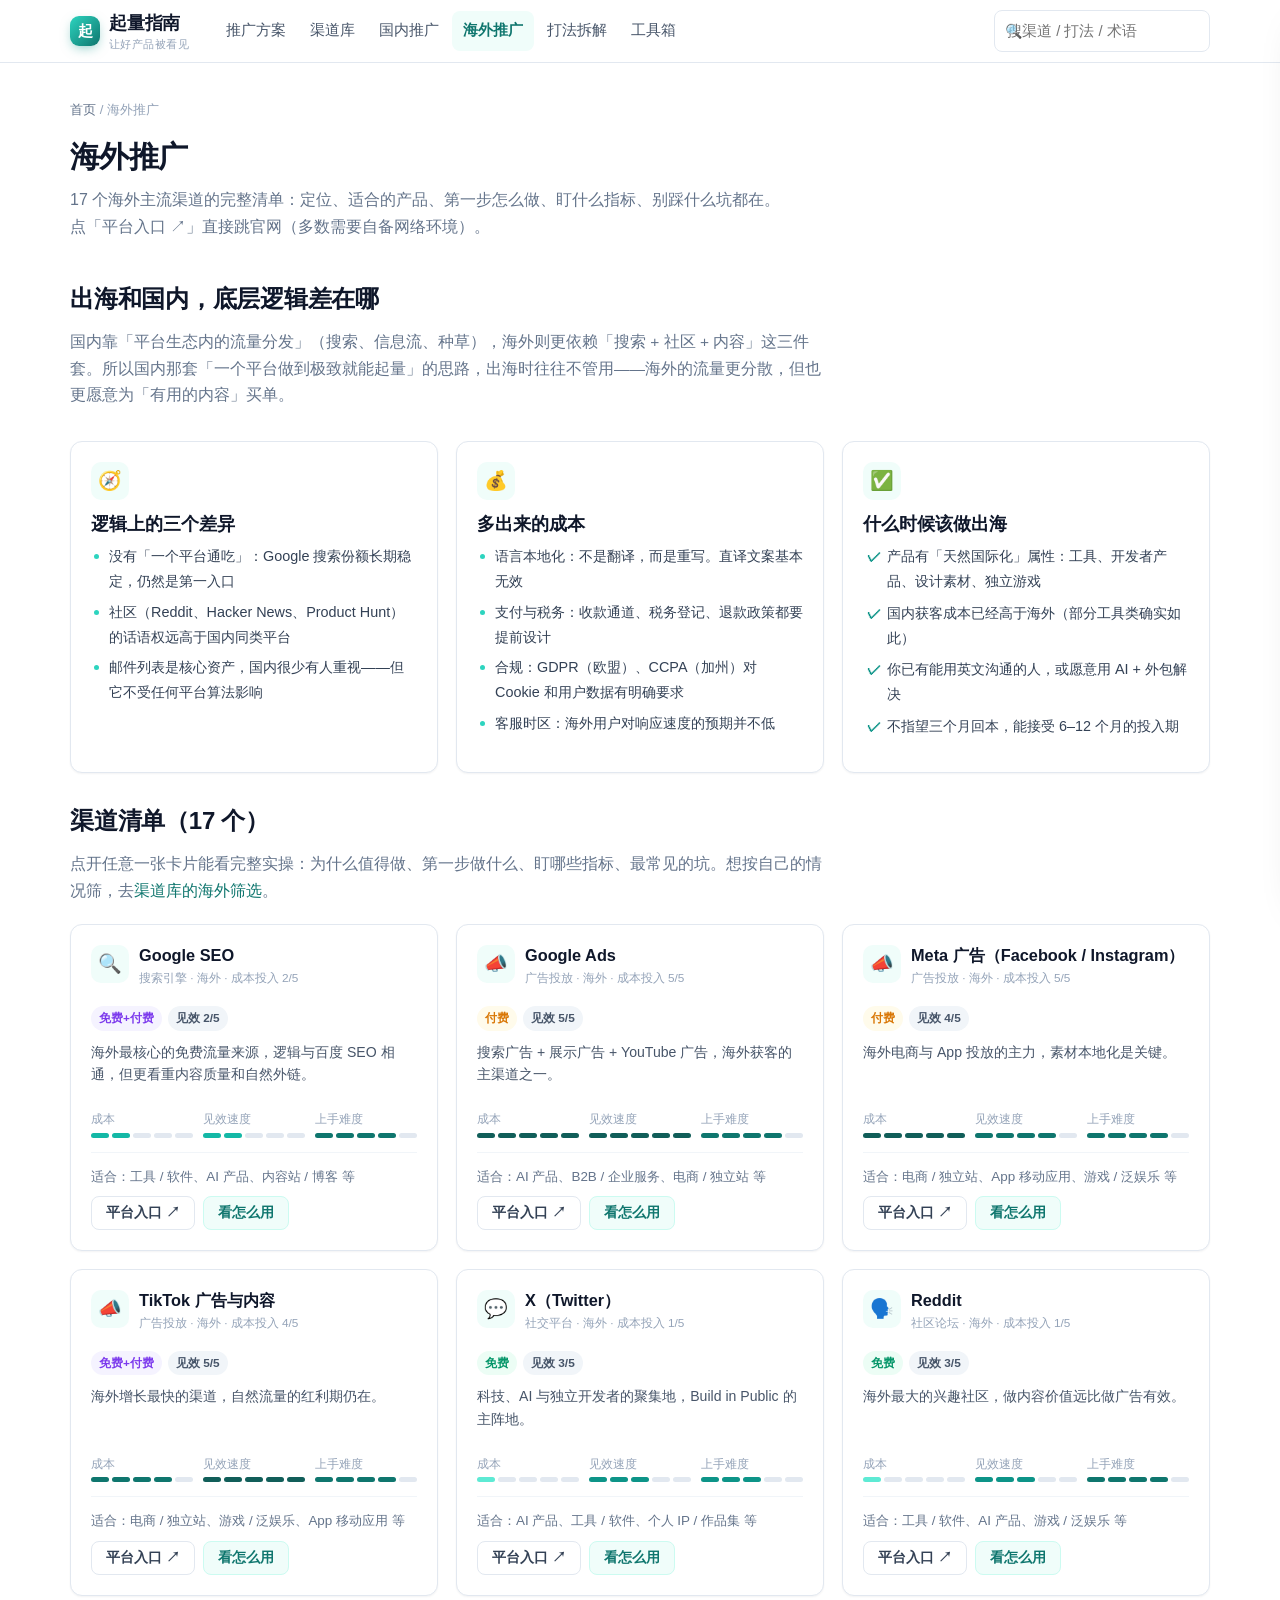
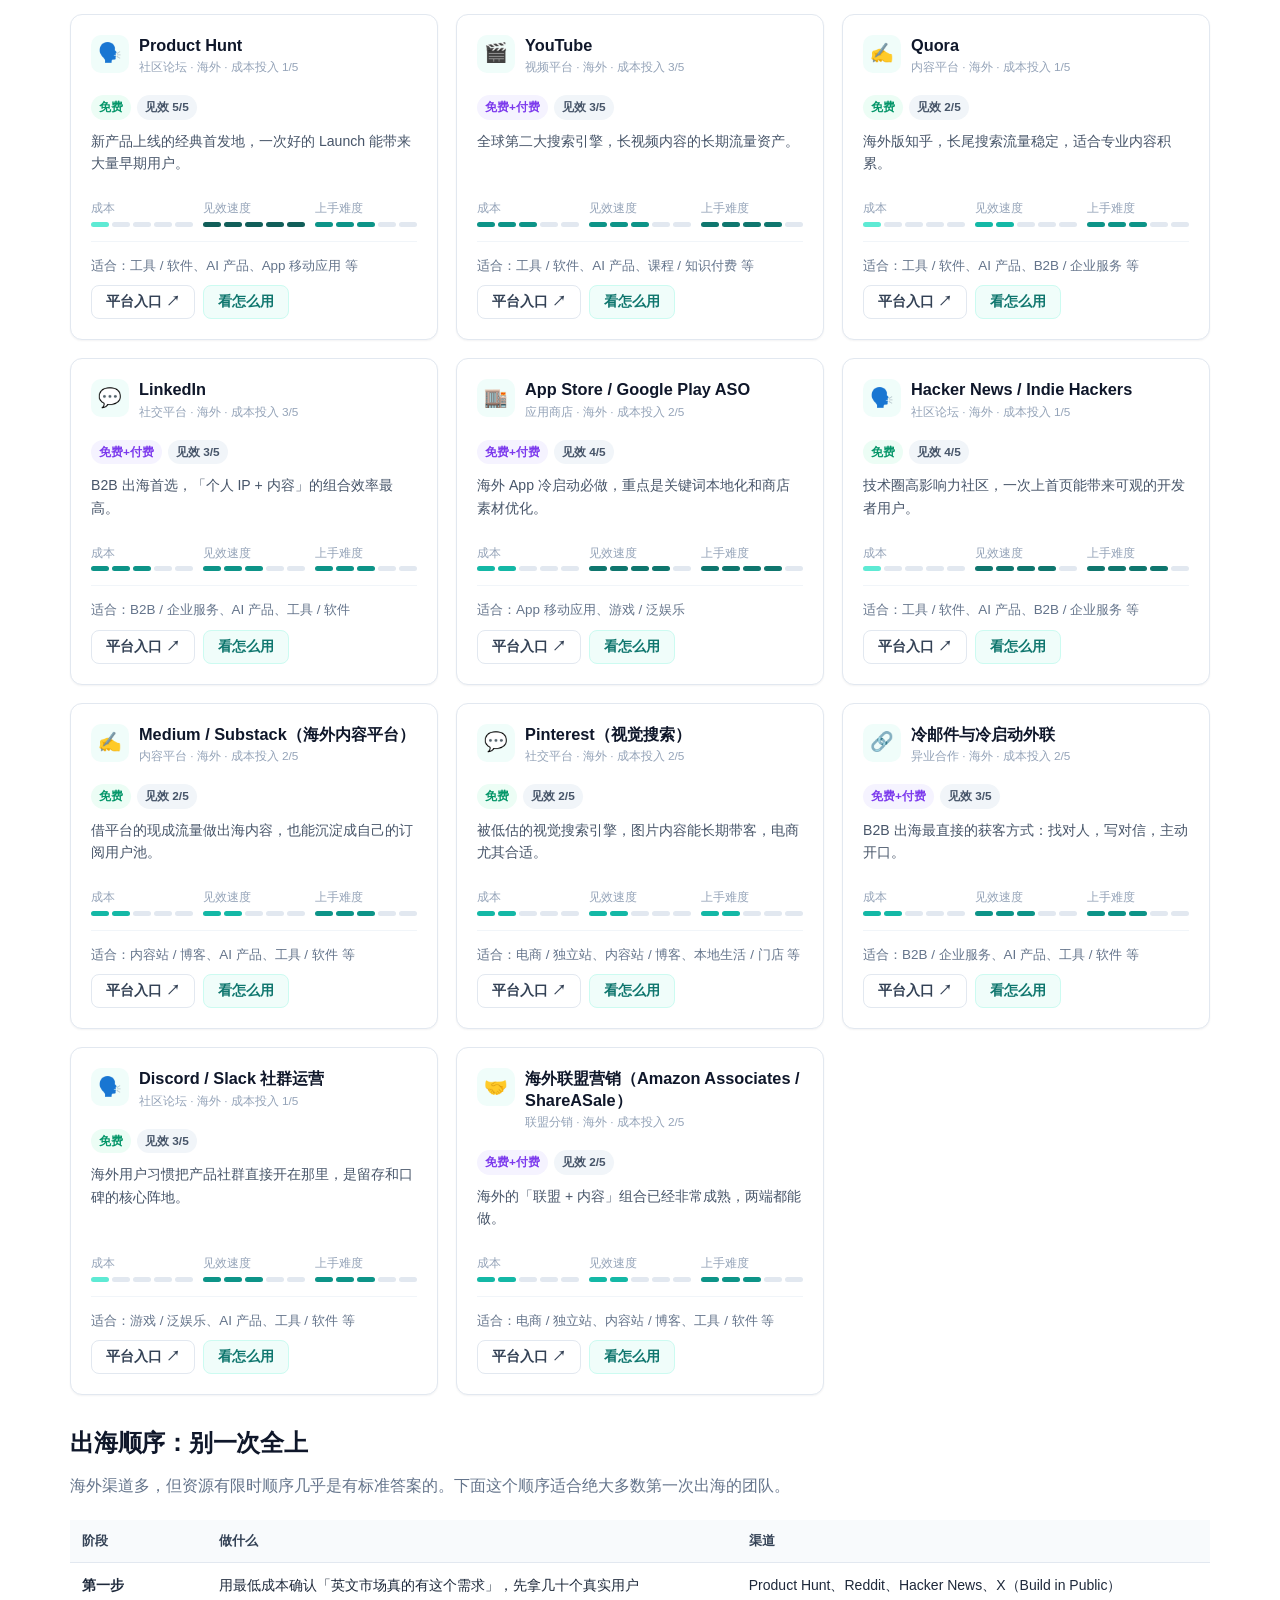
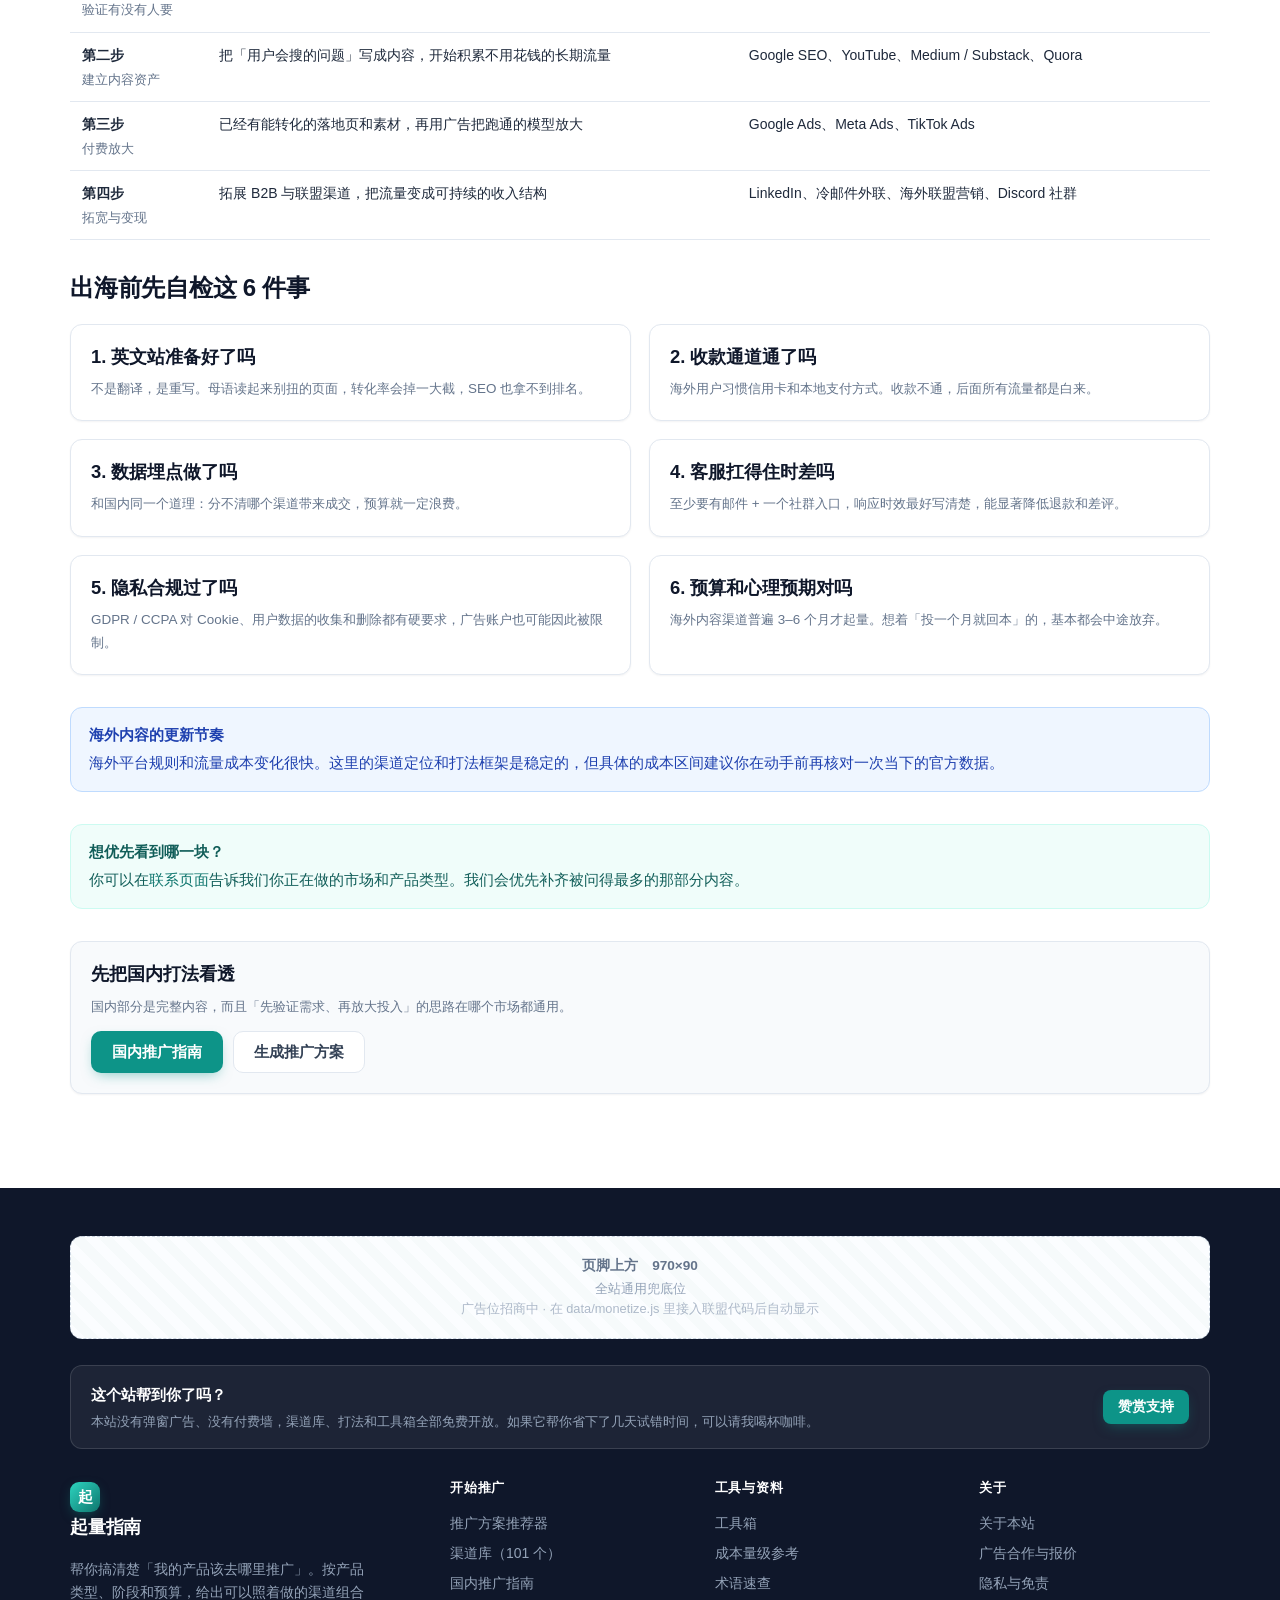
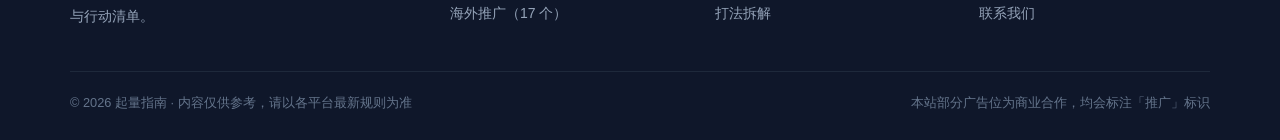
<file: overseas.html>
<!DOCTYPE html>
<html lang="zh-CN">
<head>
<meta charset="utf-8">
<meta name="viewport" content="width=device-width,initial-scale=1">
<title>海外推广 — 17 个主流渠道与出海顺序 | 起量指南</title>
<meta name="description" content="海外推广渠道清单：Google SEO、Google Ads、Meta Ads、TikTok、X、Reddit、Product Hunt、YouTube、Quora、LinkedIn、App Store ASO、Hacker News、Medium、Pinterest、Discord、冷邮件外联、海外联盟营销。含定位、优先级与出海前自检清单。">
<link rel="canonical" href="https://daniel-th666.github.io/qiliang-zhinan/overseas.html">
<link rel="icon" href="data:image/svg+xml,%3Csvg xmlns='http://www.w3.org/2000/svg' viewBox='0 0 100 100'%3E%3Crect width='100' height='100' rx='24' fill='%230d9488'/%3E%3Ctext x='50' y='70' font-size='56' text-anchor='middle' fill='white' font-family='sans-serif'%3E%E8%B5%B7%3C/text%3E%3C/svg%3E">
<link rel="stylesheet" href="assets/css/style.css">
</head>
<body data-nav="overseas.html">

<header id="siteHeader"></header>

<main>
  <section class="page-head">
    <div class="wrap">
      <div class="breadcrumb"><a href="index.html">首页</a> / 海外推广</div>
      <h1>海外推广</h1>
      <p class="lede">17 个海外主流渠道的完整清单：定位、适合的产品、第一步怎么做、盯什么指标、别踩什么坑都在。点「平台入口 ↗」直接跳官网（多数需要自备网络环境）。</p>
    </div>
  </section>

  <section class="section-sm">
    <div class="wrap">

      <h2>出海和国内，底层逻辑差在哪</h2>
      <p class="muted" style="max-width:760px">国内靠「平台生态内的流量分发」（搜索、信息流、种草），海外则更依赖「搜索 + 社区 + 内容」这三件套。所以国内那套「一个平台做到极致就能起量」的思路，出海时往往不管用——海外的流量更分散，但也更愿意为「有用的内容」买单。</p>

      <div class="grid g3 mt3">
        <div class="card">
          <div class="card-ico">🧭</div>
          <h3>逻辑上的三个差异</h3>
          <ul class="dot-list small muted">
            <li>没有「一个平台通吃」：Google 搜索份额长期稳定，仍然是第一入口</li>
            <li>社区（Reddit、Hacker News、Product Hunt）的话语权远高于国内同类平台</li>
            <li>邮件列表是核心资产，国内很少有人重视——但它不受任何平台算法影响</li>
          </ul>
        </div>
        <div class="card">
          <div class="card-ico">💰</div>
          <h3>多出来的成本</h3>
          <ul class="dot-list small muted">
            <li>语言本地化：不是翻译，而是重写。直译文案基本无效</li>
            <li>支付与税务：收款通道、税务登记、退款政策都要提前设计</li>
            <li>合规：GDPR（欧盟）、CCPA（加州）对 Cookie 和用户数据有明确要求</li>
            <li>客服时区：海外用户对响应速度的预期并不低</li>
          </ul>
        </div>
        <div class="card">
          <div class="card-ico">✅</div>
          <h3>什么时候该做出海</h3>
          <ul class="tick small muted">
            <li>产品有「天然国际化」属性：工具、开发者产品、设计素材、独立游戏</li>
            <li>国内获客成本已经高于海外（部分工具类确实如此）</li>
            <li>你已有能用英文沟通的人，或愿意用 AI + 外包解决</li>
            <li>不指望三个月回本，能接受 6–12 个月的投入期</li>
          </ul>
        </div>
      </div>

      <h2 class="mt3">渠道清单（17 个）</h2>
      <p class="muted" style="max-width:760px">点开任意一张卡片能看完整实操：为什么值得做、第一步做什么、盯哪些指标、最常见的坑。想按自己的情况筛，去<a href="channels.html?region=os">渠道库的海外筛选</a>。</p>
      <div class="grid g3 mt2" id="osList"></div>

      <h2 class="mt3">出海顺序：别一次全上</h2>
      <p class="muted" style="max-width:760px">海外渠道多，但资源有限时顺序几乎是有标准答案的。下面这个顺序适合绝大多数第一次出海的团队。</p>

      <div class="table-scroll mt2">
        <table class="tbl">
          <thead><tr><th>阶段</th><th>做什么</th><th>渠道</th></tr></thead>
          <tbody>
            <tr>
              <td><b>第一步</b><br><span class="small muted">验证有没有人要</span></td>
              <td>用最低成本确认「英文市场真的有这个需求」，先拿几十个真实用户</td>
              <td>Product Hunt、Reddit、Hacker News、X（Build in Public）</td>
            </tr>
            <tr>
              <td><b>第二步</b><br><span class="small muted">建立内容资产</span></td>
              <td>把「用户会搜的问题」写成内容，开始积累不用花钱的长期流量</td>
              <td>Google SEO、YouTube、Medium / Substack、Quora</td>
            </tr>
            <tr>
              <td><b>第三步</b><br><span class="small muted">付费放大</span></td>
              <td>已经有能转化的落地页和素材，再用广告把跑通的模型放大</td>
              <td>Google Ads、Meta Ads、TikTok Ads</td>
            </tr>
            <tr>
              <td><b>第四步</b><br><span class="small muted">拓宽与变现</span></td>
              <td>拓展 B2B 与联盟渠道，把流量变成可持续的收入结构</td>
              <td>LinkedIn、冷邮件外联、海外联盟营销、Discord 社群</td>
            </tr>
          </tbody>
        </table>
      </div>

      <h2 class="mt3">出海前先自检这 6 件事</h2>
      <div class="grid g2 mt2">
        <div class="card">
          <h3 class="mt0">1. 英文站准备好了吗</h3>
          <p class="small muted">不是翻译，是重写。母语读起来别扭的页面，转化率会掉一大截，SEO 也拿不到排名。</p>
        </div>
        <div class="card">
          <h3 class="mt0">2. 收款通道通了吗</h3>
          <p class="small muted">海外用户习惯信用卡和本地支付方式。收款不通，后面所有流量都是白来。</p>
        </div>
        <div class="card">
          <h3 class="mt0">3. 数据埋点做了吗</h3>
          <p class="small muted">和国内同一个道理：分不清哪个渠道带来成交，预算就一定浪费。</p>
        </div>
        <div class="card">
          <h3 class="mt0">4. 客服扛得住时差吗</h3>
          <p class="small muted">至少要有邮件 + 一个社群入口，响应时效最好写清楚，能显著降低退款和差评。</p>
        </div>
        <div class="card">
          <h3 class="mt0">5. 隐私合规过了吗</h3>
          <p class="small muted">GDPR / CCPA 对 Cookie、用户数据的收集和删除都有硬要求，广告账户也可能因此被限制。</p>
        </div>
        <div class="card">
          <h3 class="mt0">6. 预算和心理预期对吗</h3>
          <p class="small muted">海外内容渠道普遍 3–6 个月才起量。想着「投一个月就回本」的，基本都会中途放弃。</p>
        </div>
      </div>

      <div class="callout info mt3">
        <b>海外内容的更新节奏</b>
        海外平台规则和流量成本变化很快。这里的渠道定位和打法框架是稳定的，但具体的成本区间建议你在动手前再核对一次当下的官方数据。
      </div>

      <div class="callout brand mt3">
        <b>想优先看到哪一块？</b>
        你可以在<a href="about.html#contact">联系页面</a>告诉我们你正在做的市场和产品类型。我们会优先补齐被问得最多的那部分内容。
      </div>

      <div class="card mt3" style="background:var(--bg-soft)">
        <h3>先把国内打法看透</h3>
        <p class="small muted">国内部分是完整内容，而且「先验证需求、再放大投入」的思路在哪个市场都通用。</p>
        <div class="flex gap1 wrapf">
          <a class="btn btn-primary" href="china.html">国内推广指南</a>
          <a class="btn btn-ghost" href="recommend.html">生成推广方案</a>
        </div>
      </div>

    </div>
  </section>
</main>

<footer id="siteFooter"></footer>
<div id="siteDrawer"></div>

<script src="data/meta.js"></script>
<script src="data/channels.js"></script>
<script src="data/playbooks.js"></script>
<script src="data/cases.js"></script>
<script src="data/tools.js"></script>
<script src="data/monetize.js"></script>
<script src="assets/js/app.js"></script>
<script src="assets/js/components.js"></script>
<script src="assets/js/recommend.js"></script>
<script>
document.addEventListener('DOMContentLoaded', function () {
  var list = QL.channels.filter(function (c) { return c.region === 'os'; });
  QL.$('#osList').innerHTML = list.map(function (c) { return QL.chCard(c); }).join('');
  QL.renderAds(document);
});
</script>
</body>
</html>
</file>
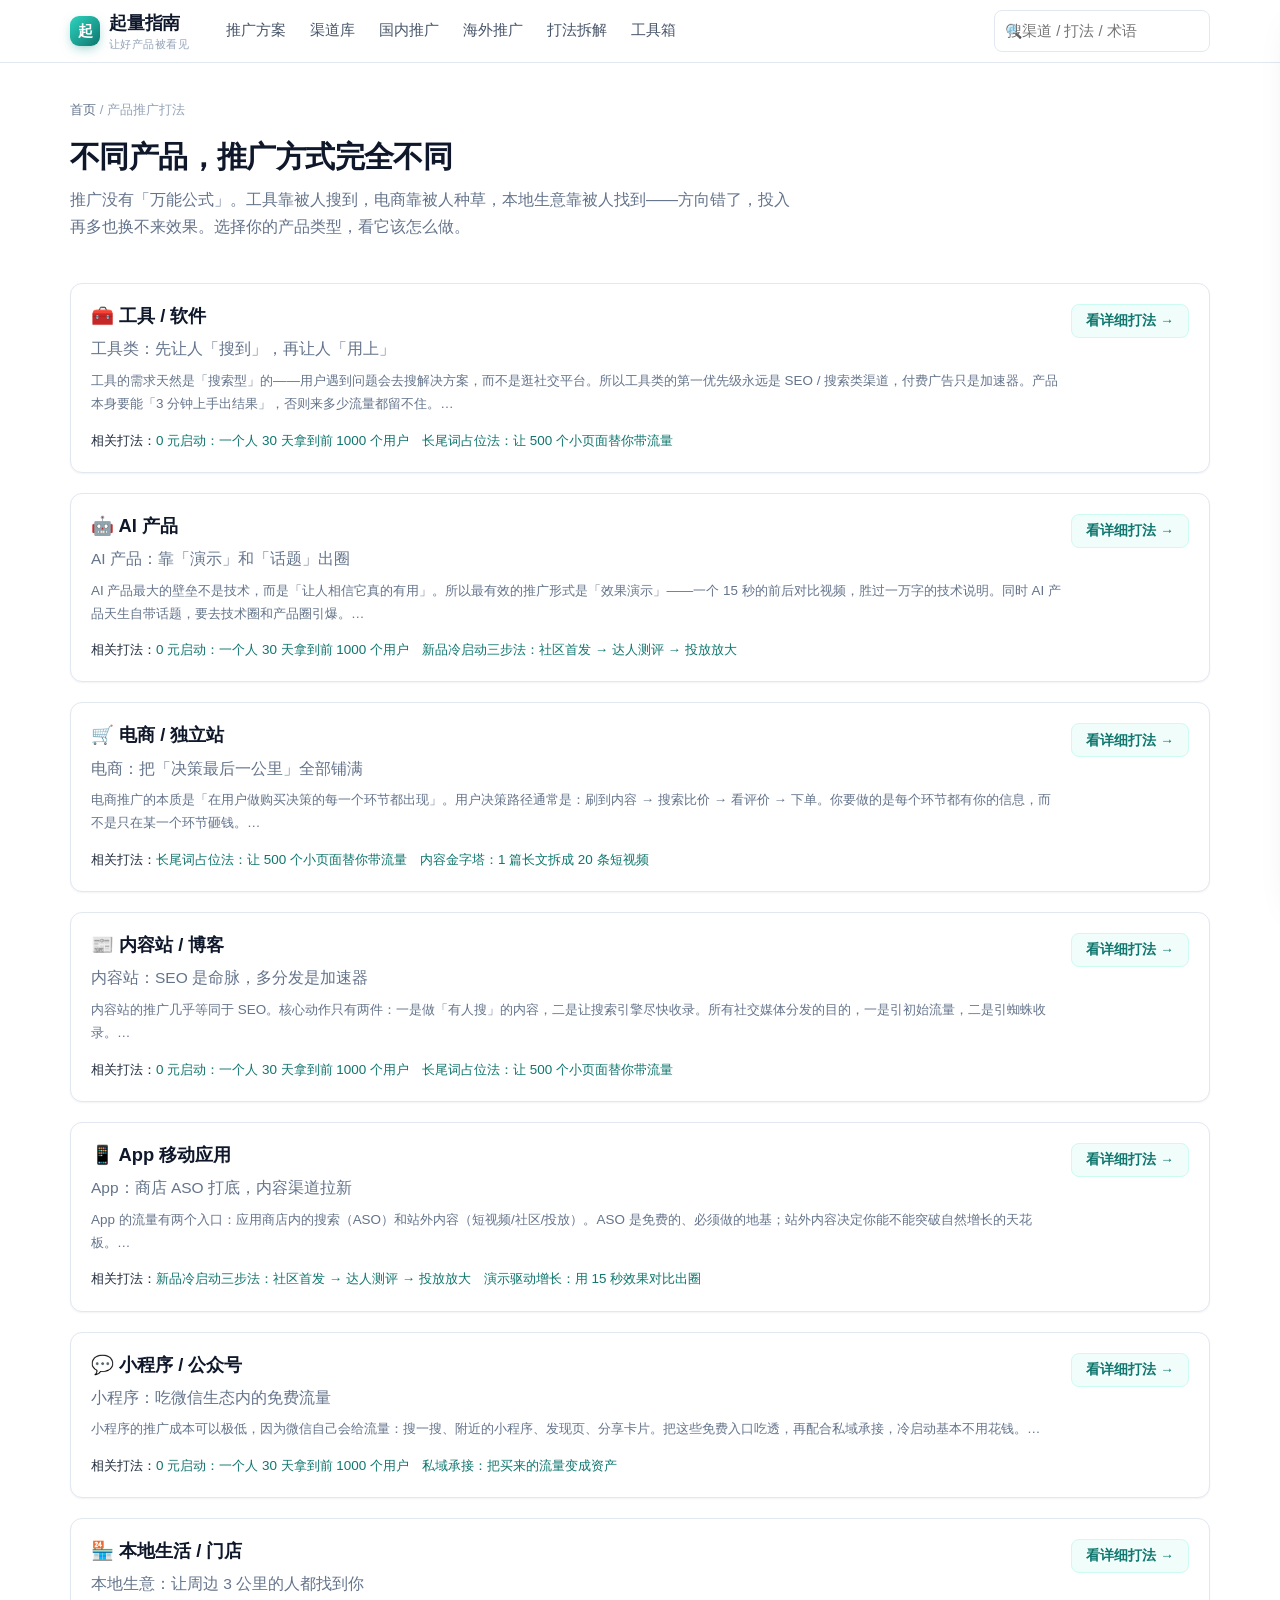
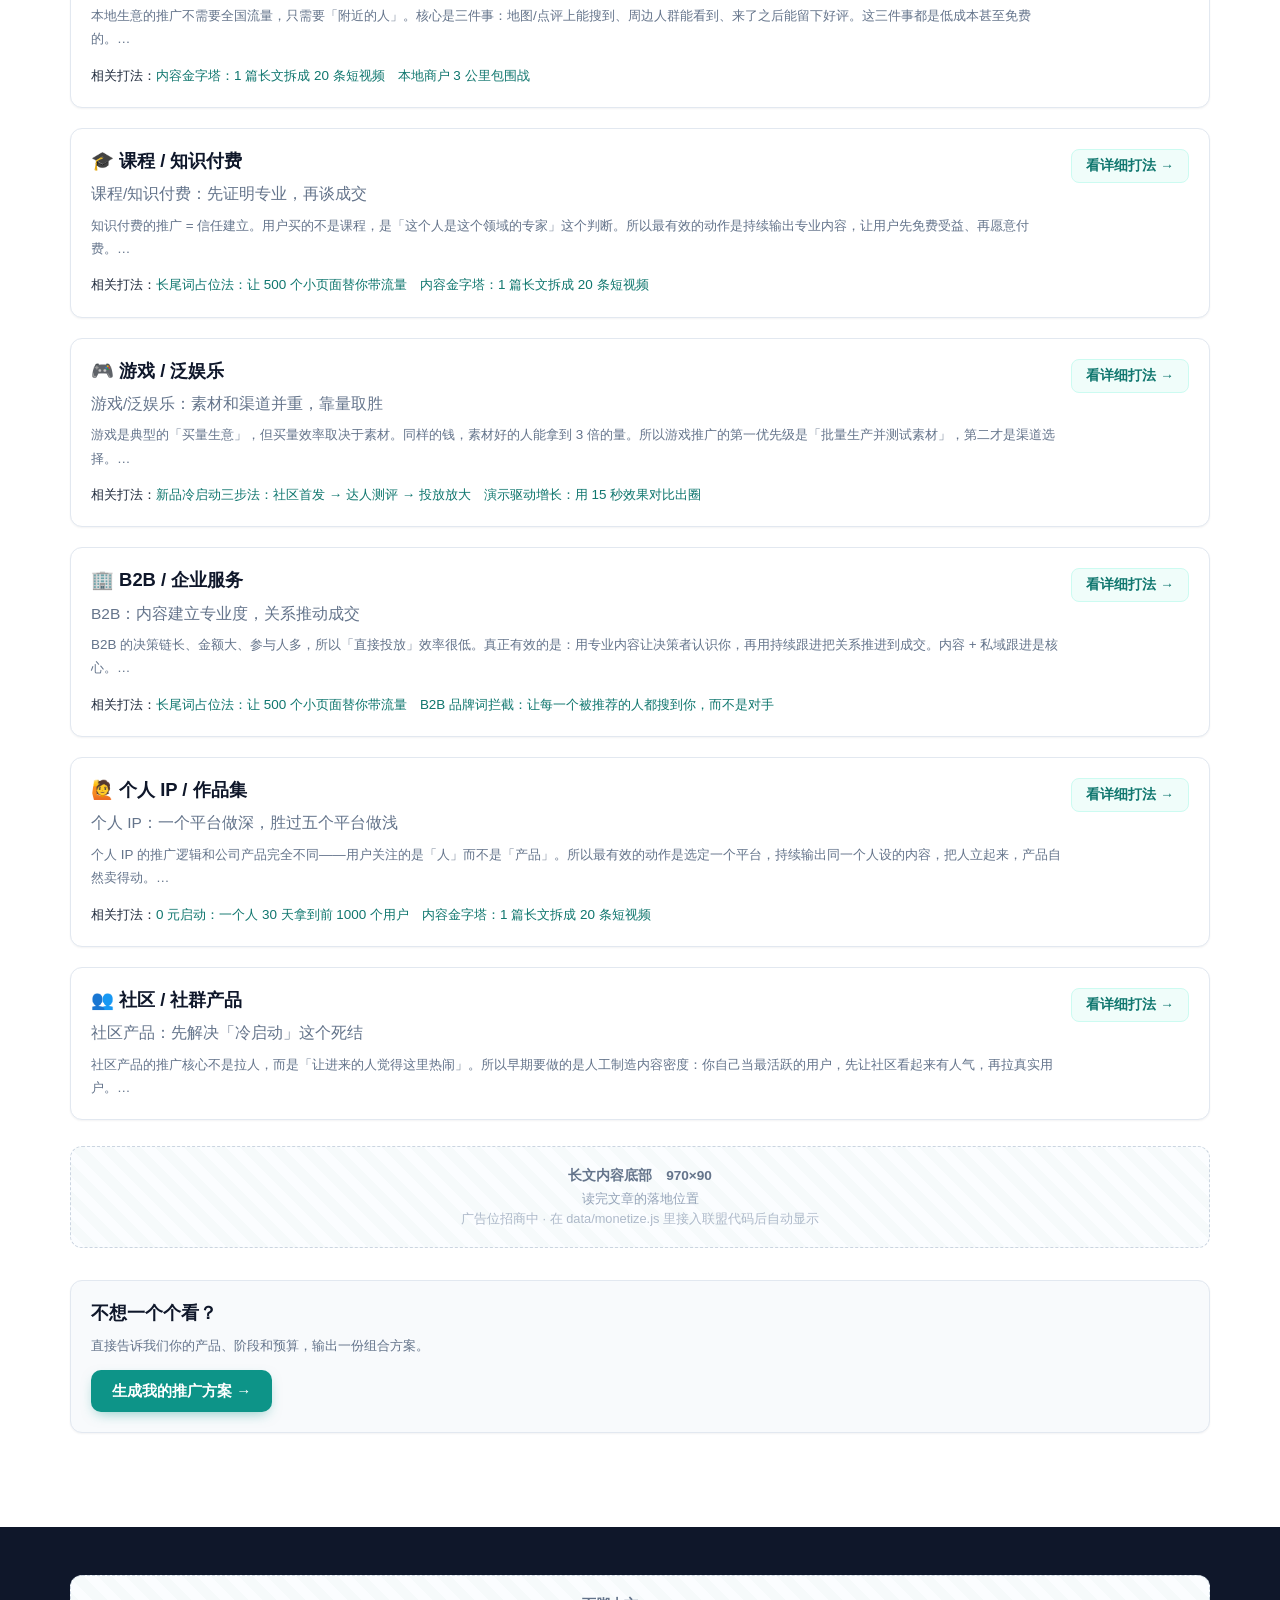
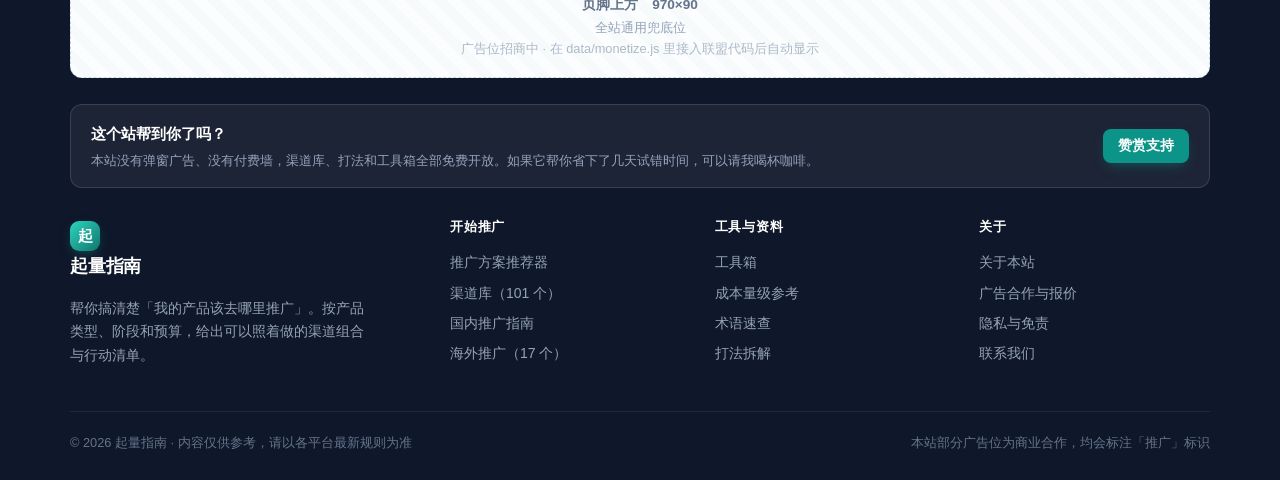
<file: playbook.html>
<!DOCTYPE html>
<html lang="zh-CN">
<head>
<meta charset="utf-8">
<meta name="viewport" content="width=device-width,initial-scale=1">
<title>不同产品该怎么推广 — 12 类产品的推广打法 | 起量指南</title>
<meta name="description" content="工具、AI 产品、电商、内容站、App、小程序、本地生意、课程、游戏、B2B、个人 IP、社区产品——12 类产品各自的推广核心逻辑、该做的免费渠道、可以加的付费渠道、关键指标和最常见错误。">
<link rel="canonical" href="https://daniel-th666.github.io/qiliang-zhinan/playbook.html">
<link rel="icon" href="data:image/svg+xml,%3Csvg xmlns='http://www.w3.org/2000/svg' viewBox='0 0 100 100'%3E%3Crect width='100' height='100' rx='24' fill='%230d9488'/%3E%3Ctext x='50' y='70' font-size='56' text-anchor='middle' fill='white' font-family='sans-serif'%3E%E8%B5%B7%3C/text%3E%3C/svg%3E">
<link rel="stylesheet" href="assets/css/style.css">
</head>
<body data-nav="">

<header id="siteHeader"></header>

<main>
  <section class="page-head">
    <div class="wrap">
      <div class="breadcrumb"><a href="index.html">首页</a> / <span id="crumb">产品推广打法</span></div>
      <div id="head"></div>
    </div>
  </section>

  <section class="section-sm">
    <div class="wrap" id="body"></div>
  </section>
</main>

<footer id="siteFooter"></footer>
<div id="siteDrawer"></div>

<script src="data/meta.js"></script>
<script src="data/channels.js"></script>
<script src="data/playbooks.js"></script>
<script src="data/cases.js"></script>
<script src="data/tools.js"></script>
<script src="data/monetize.js"></script>
<script src="assets/js/app.js"></script>
<script src="assets/js/components.js"></script>
<script src="assets/js/recommend.js"></script>
<script>
document.addEventListener('DOMContentLoaded', function () {
  var esc = QL.esc, $ = QL.$;
  var id = QL.param('id');
  var pb = id ? QL.playbookById(id) : null;

  /* 产品切换条 */
  function switcher(active) {
    return '<div class="sub-head"><h3>切换产品类型</h3><span class="line"></span></div>' +
      '<div class="chips">' + QL.products.map(function (p) {
        return '<a class="chip' + (p.id === active ? ' on' : '') + '" href="playbook.html?id=' + p.id + '">' +
          '<span class="emo">' + p.emo + '</span><span>' + esc(p.name) + '</span></a>';
      }).join('') + '</div>';
  }

  /* ---------- 没有 id：列出全部 ---------- */
  if (!pb) {
    document.title = '不同产品该怎么推广 — 12 类产品的推广打法 | 起量指南';
    $('#crumb').textContent = '产品推广打法';
    $('#head').innerHTML = '<h1>不同产品，推广方式完全不同</h1>' +
      '<p class="lede">推广没有「万能公式」。工具靠被人搜到，电商靠被人种草，本地生意靠被人找到——方向错了，投入再多也换不来效果。选择你的产品类型，看它该怎么做。</p>';

    var casesByProduct = {};
    QL.cases.forEach(function (c) {
      (c.tags || []).forEach(function (t) { (casesByProduct[t] = casesByProduct[t] || []).push(c); });
    });

    $('#body').innerHTML = QL.products.map(function (p, i) {
      var b = QL.playbookById(p.id);
      if (!b) return '';
      var cs = (casesByProduct[p.id] || []).slice(0, 2);
      return '<div class="card mb2">' +
        '<div class="flex between middle wrapf gap1" style="align-items:flex-start">' +
          '<div style="flex:1;min-width:240px">' +
            '<h3>' + p.emo + ' ' + esc(p.name) + '</h3>' +
            '<p class="muted" style="margin-bottom:6px">' + esc(b.headline) + '</p>' +
            '<p class="small muted">' + esc(b.logic.slice(0, 130)) + '…</p>' +
            (cs.length ? '<p class="small" style="margin:10px 0 0">相关打法：' +
              cs.map(function (c) { return '<a href="cases.html#' + c.id + '">' + esc(c.title) + '</a>'; }).join('　') + '</p>' : '') +
          '</div>' +
          '<a class="btn btn-soft btn-sm" href="playbook.html?id=' + p.id + '">看详细打法 →</a>' +
        '</div></div>';
    }).join('') +
      '<div class="ad-slot ad-slot-inline" data-slot="article-bottom"></div>' +
      '<div class="card mt3" style="background:var(--bg-soft)">' +
        '<h3>不想一个个看？</h3><p class="small muted">直接告诉我们你的产品、阶段和预算，输出一份组合方案。</p>' +
        '<a class="btn btn-primary" href="recommend.html">生成我的推广方案 →</a></div>';
    QL.renderAds(document);
    return;
  }

  /* ---------- 有 id：详情 ---------- */
  var p = QL.byId(QL.products, id);
  document.title = (p ? p.name : '') + '怎么做推广 — 完整打法 | 起量指南';
  $('#crumb').innerHTML = '<a href="playbook.html">产品推广打法</a> / ' + esc(p ? p.name : '');
  $('#head').innerHTML = '<h1>' + (p ? p.emo + ' ' + esc(p.name) : '') + ' 的推广打法</h1>' +
    '<p class="lede">' + esc(pb.headline) + '</p>' +
    '<div class="anchor-list">' +
      '<a href="#logic">核心逻辑</a><a href="#free">先做这些免费渠道</a>' +
      '<a href="#paid">什么时候可以花钱</a><a href="#kpi">盯哪些指标</a>' +
      '<a href="#mistake">最容易犯的错</a><a href="#cases">相关打法拆解</a>' +
    '</div>';

  function chGrid(ids) {
    var list = (ids || []).map(function (x) { return QL.byId(QL.channels, x); }).filter(Boolean);
    if (!list.length) return '<p class="muted small">暂无</p>';
    return '<div class="grid g3">' + list.map(function (c) { return QL.chCard(c); }).join('') + '</div>';
  }

  var related = QL.cases.filter(function (c) { return (c.tags || []).indexOf(id) > -1; });

  var h = '';
  h += '<div class="prose" style="max-width:none">' +
    '<h2 id="logic">核心逻辑</h2><p>' + esc(pb.logic) + '</p>' +
    '<div class="callout brand"><b>推广节奏</b>' + esc(pb.timeline) + '</div>' +
  '</div>';

  h += '<h2 class="mt3" id="free">先做这些免费渠道</h2>' +
    '<p class="muted small">这几条不需要花钱，代价是时间。建议先挑其中 2–3 个做透，不要全铺开。</p>' +
    '<div class="mt2">' + chGrid(pb.free) + '</div>';

  h += '<h2 class="mt3" id="paid">什么时候可以花钱</h2>' +
    '<p class="muted small">付费渠道是加速器，不是启动器。前提是免费渠道已经验证了转化率——否则花钱只是把「不转化」放大。</p>' +
    '<div class="mt2">' + chGrid(pb.paid) + '</div>';

  h += '<h2 class="mt3" id="kpi">盯哪些指标</h2>' +
    '<div class="tag-row">' + (pb.kpi || []).map(function (k) { return QL.tag(k, 'tag-brand'); }).join('') + '</div>' +
    '<p class="small muted mt1">指标不要全看。挑其中 1–2 个作为本阶段的唯一目标，其他作为参考。</p>';

  h += '<h2 class="mt3" id="mistake">最容易犯的错</h2>' +
    '<div class="callout warn"><b>这类产品最典型的坑</b>' + esc(pb.mistake) + '</div>';

  h += '<h2 class="mt3" id="cases">相关打法拆解</h2>';
  if (related.length) {
    h += '<div class="grid g2">' + related.map(function (c) {
      return '<a class="card hoverable card-link" href="cases.html#' + c.id + '">' +
        '<div class="tag-row mb1">' + QL.tag(c.budget, 'tag-brand') + QL.tag(c.days) + QL.tag(c.team) + '</div>' +
        '<h3>' + esc(c.title) + '</h3>' +
        '<p class="small muted">' + esc(c.logic.slice(0, 80)) + '…</p></a>';
    }).join('') + '</div>';
  } else {
    h += '<p class="muted small">暂时没有专门针对这类产品的打法模板，可以先看<a href="cases.html">全部打法拆解</a>，通用的部分都能套用。</p>';
  }

  h += '<div class="ad-slot ad-slot-inline" data-slot="article-bottom"></div>';

  h += '<div class="card mt2" style="background:var(--bg-soft)">' +
    '<h3>直接生成一份针对你的方案</h3>' +
    '<p class="small muted">上面是这类产品的通用打法。填一下你的阶段、预算和团队规模，得到更具体的渠道组合和 30 天清单。</p>' +
    '<a class="btn btn-primary" href="recommend.html?p=' + id + '">生成我的推广方案 →</a></div>';

  h += switcher(id);

  $('#body').innerHTML = h;
  QL.renderAds(document);
});
</script>
</body>
</html>
</file>
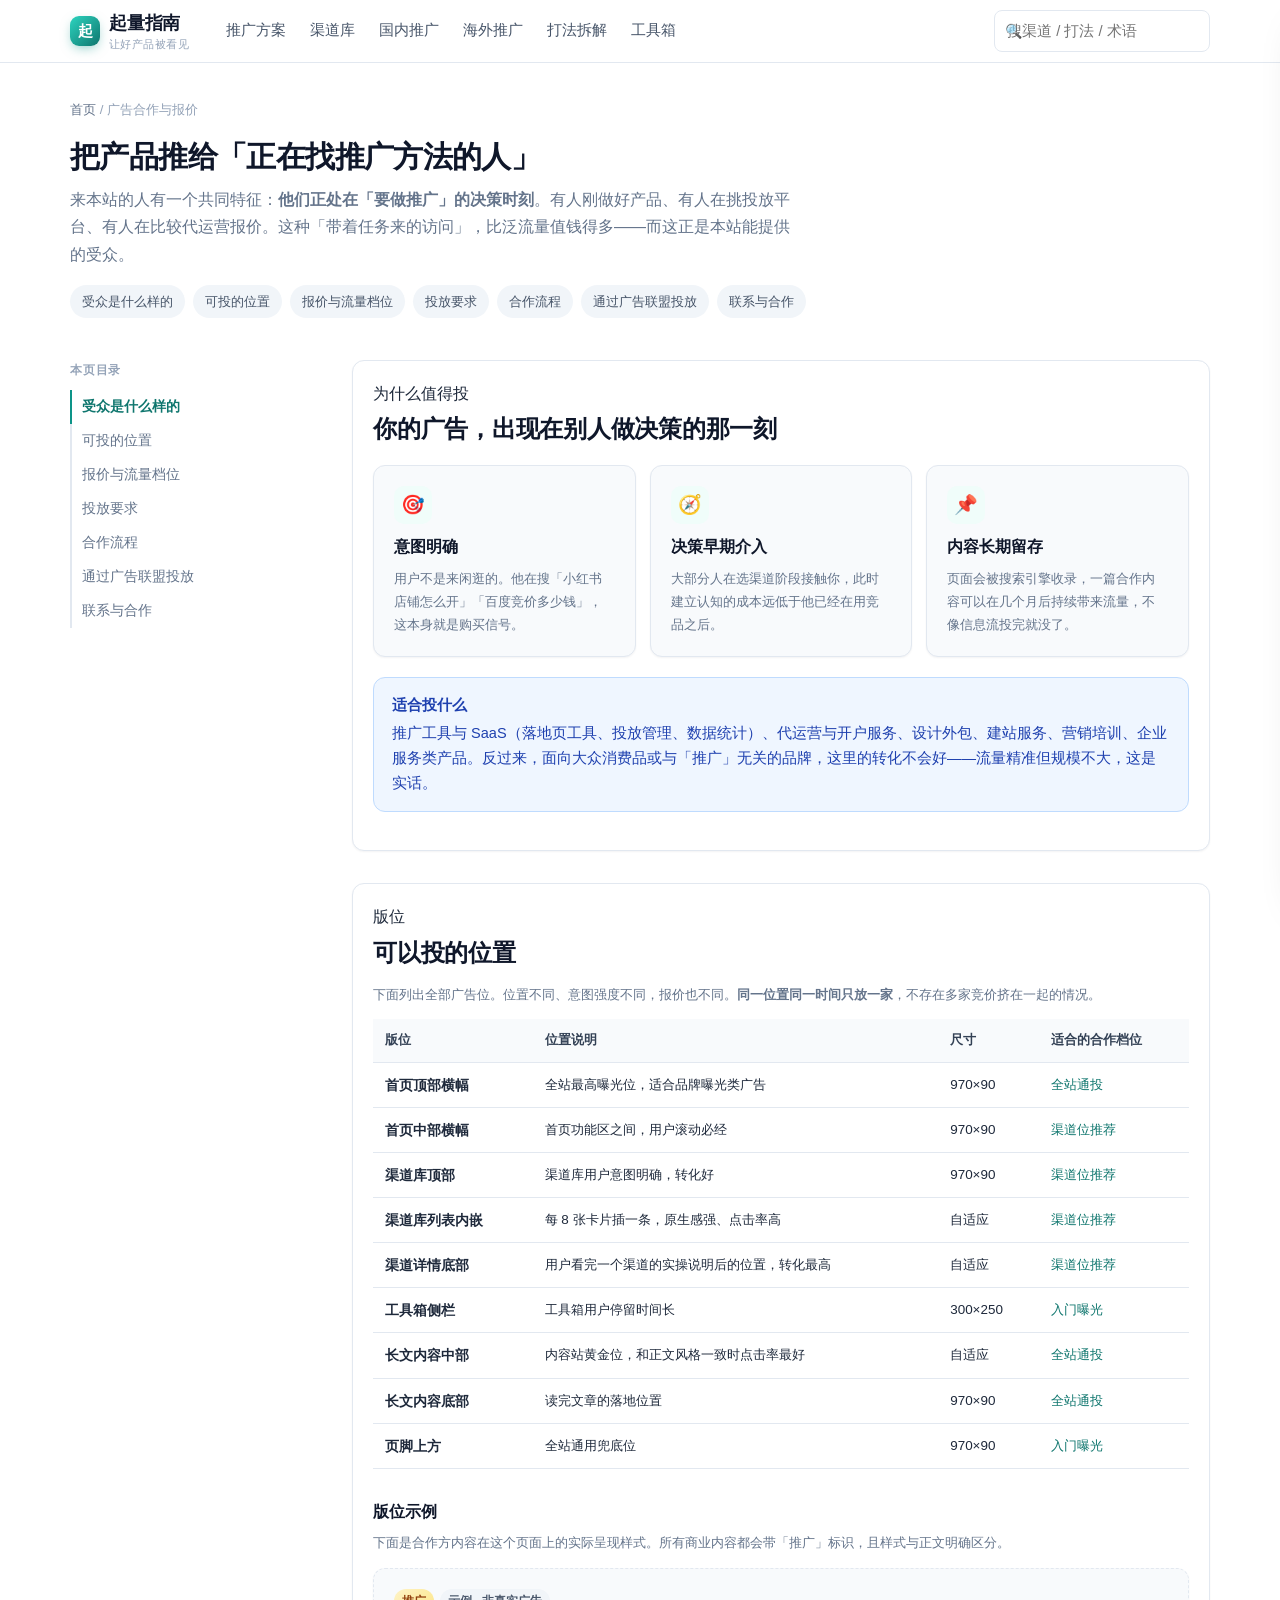
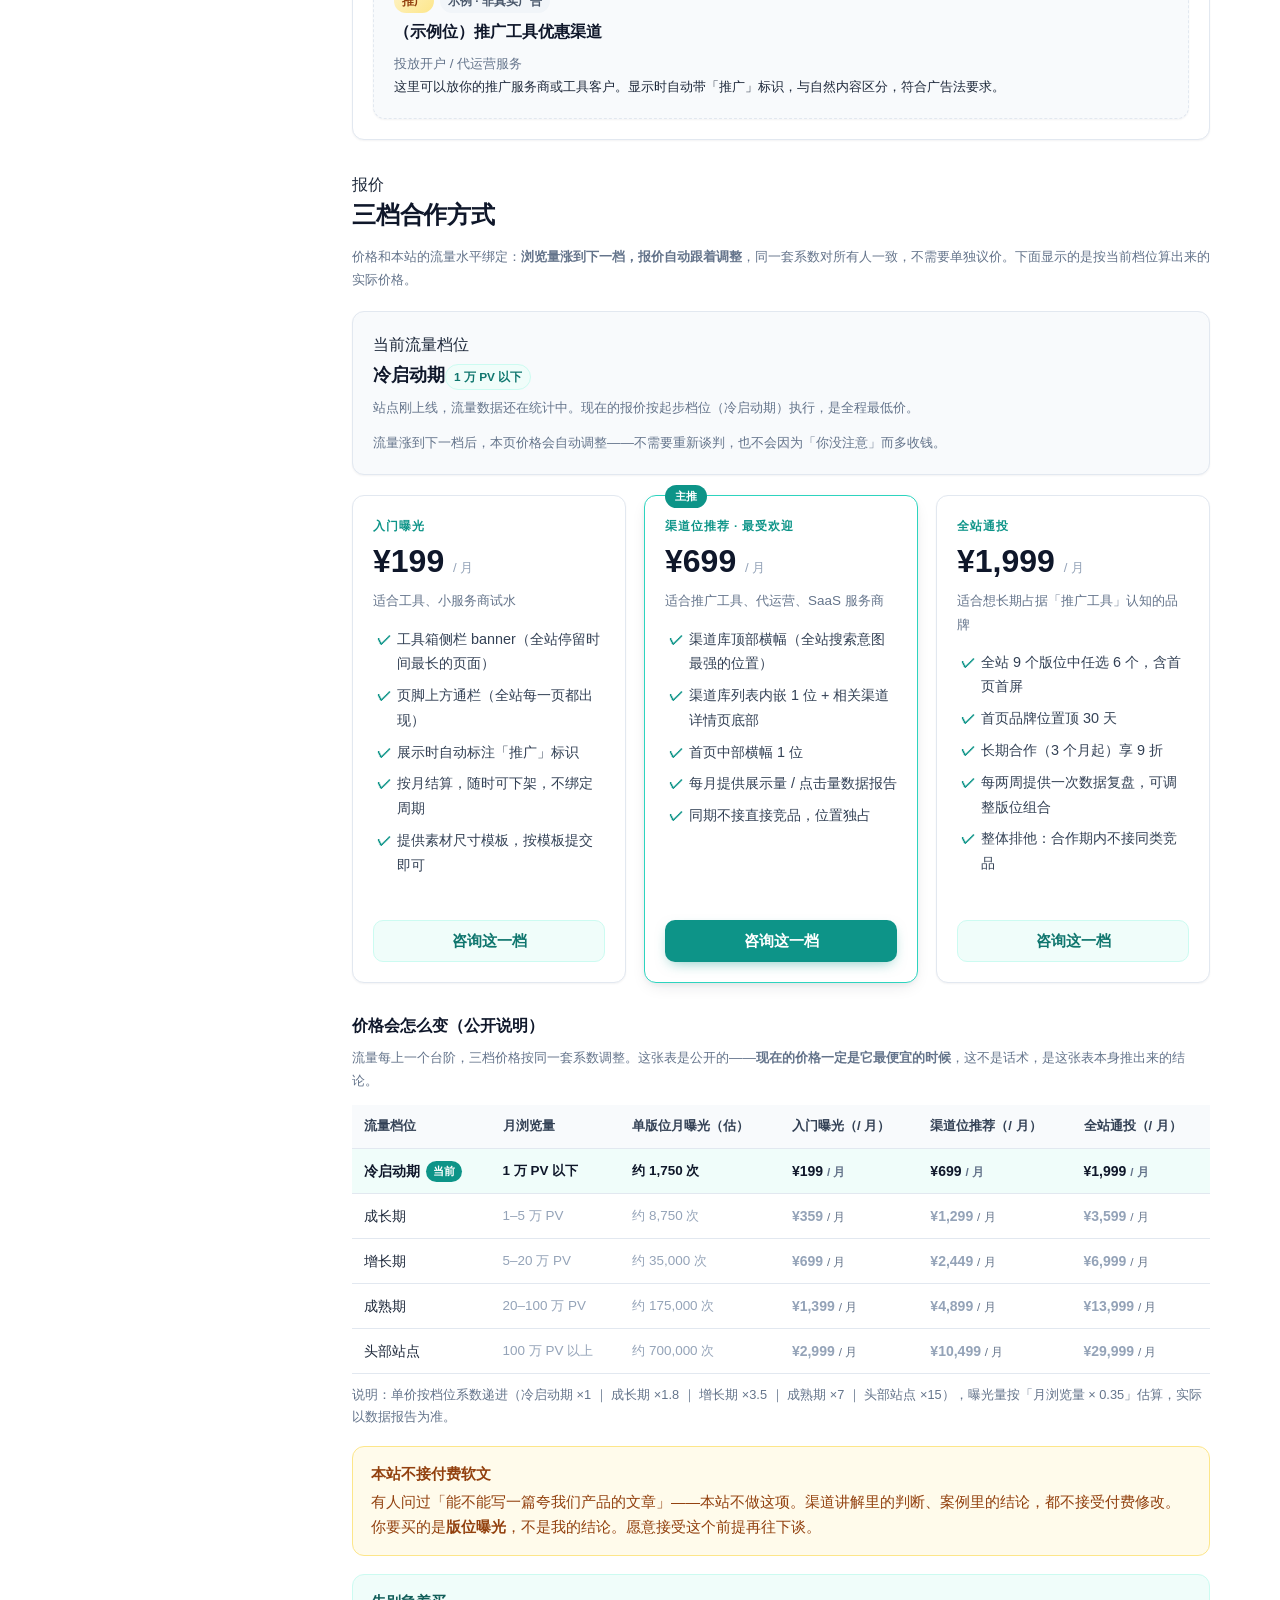
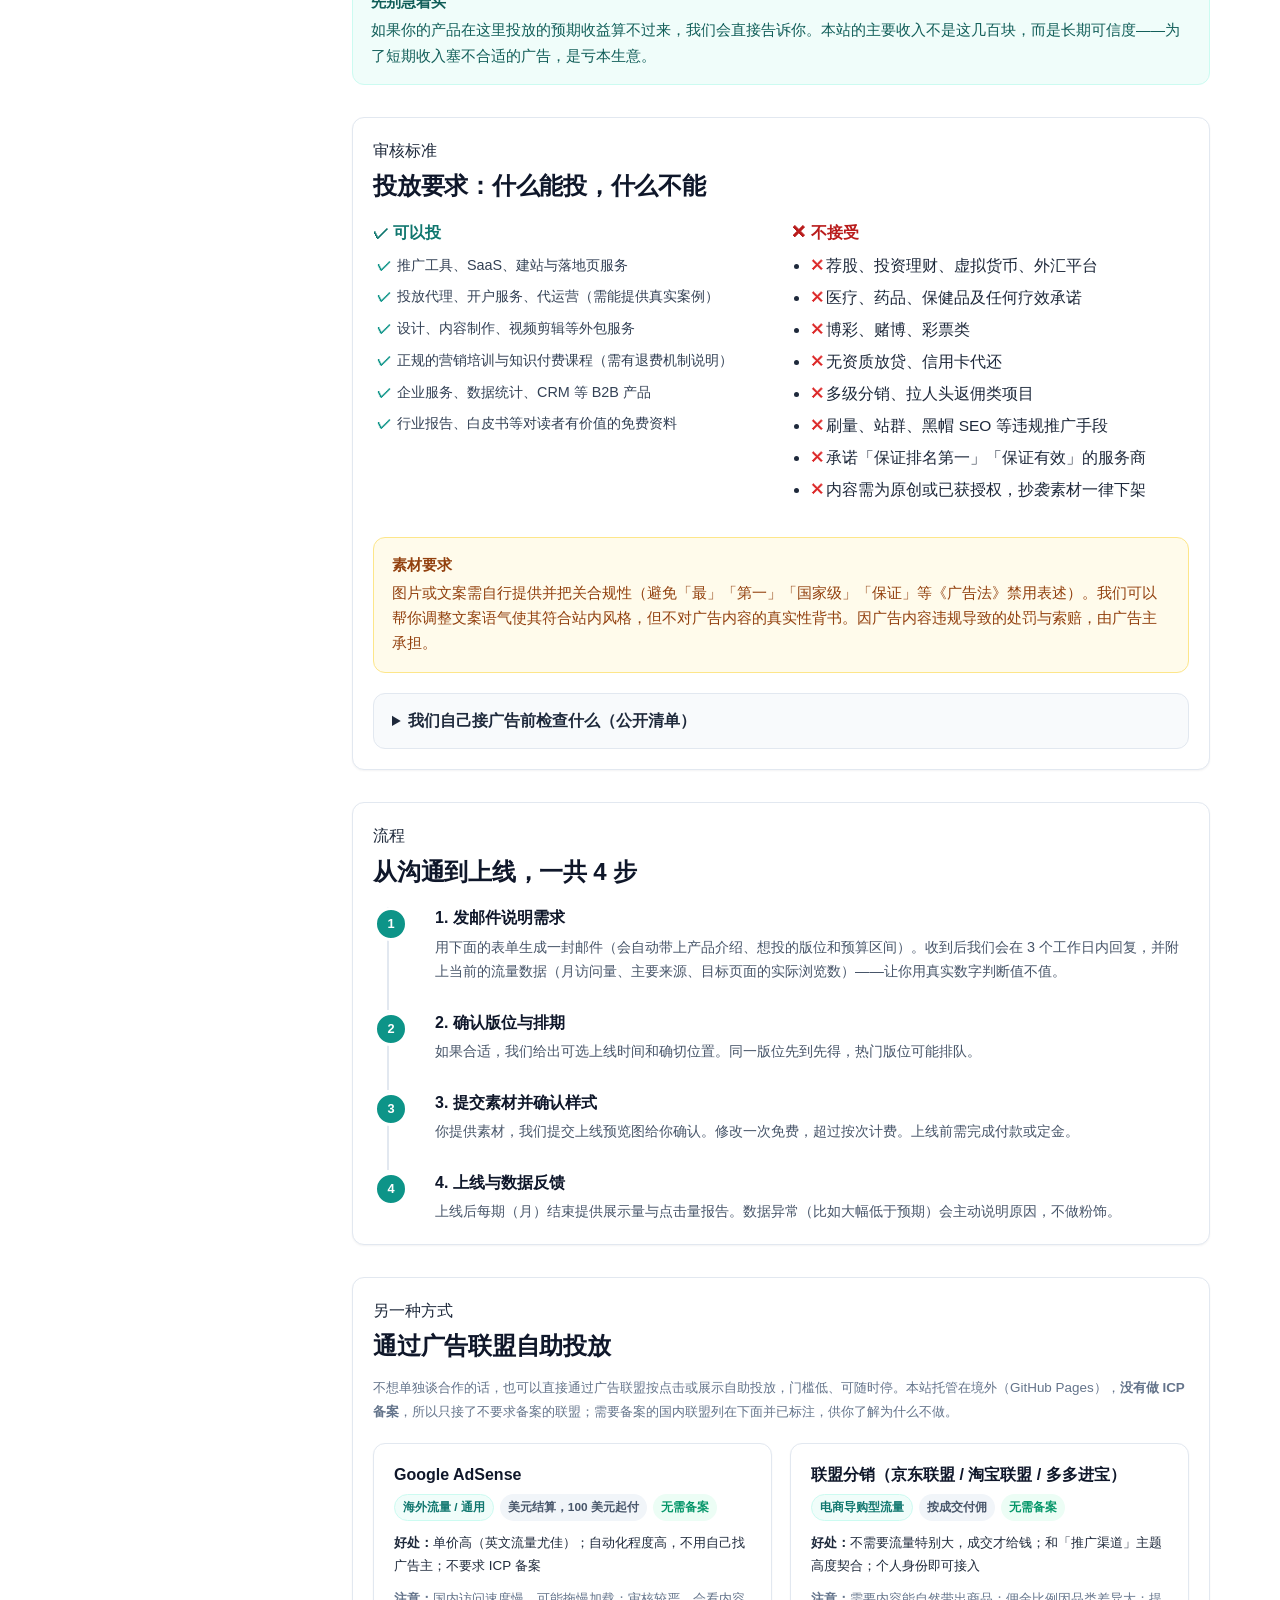
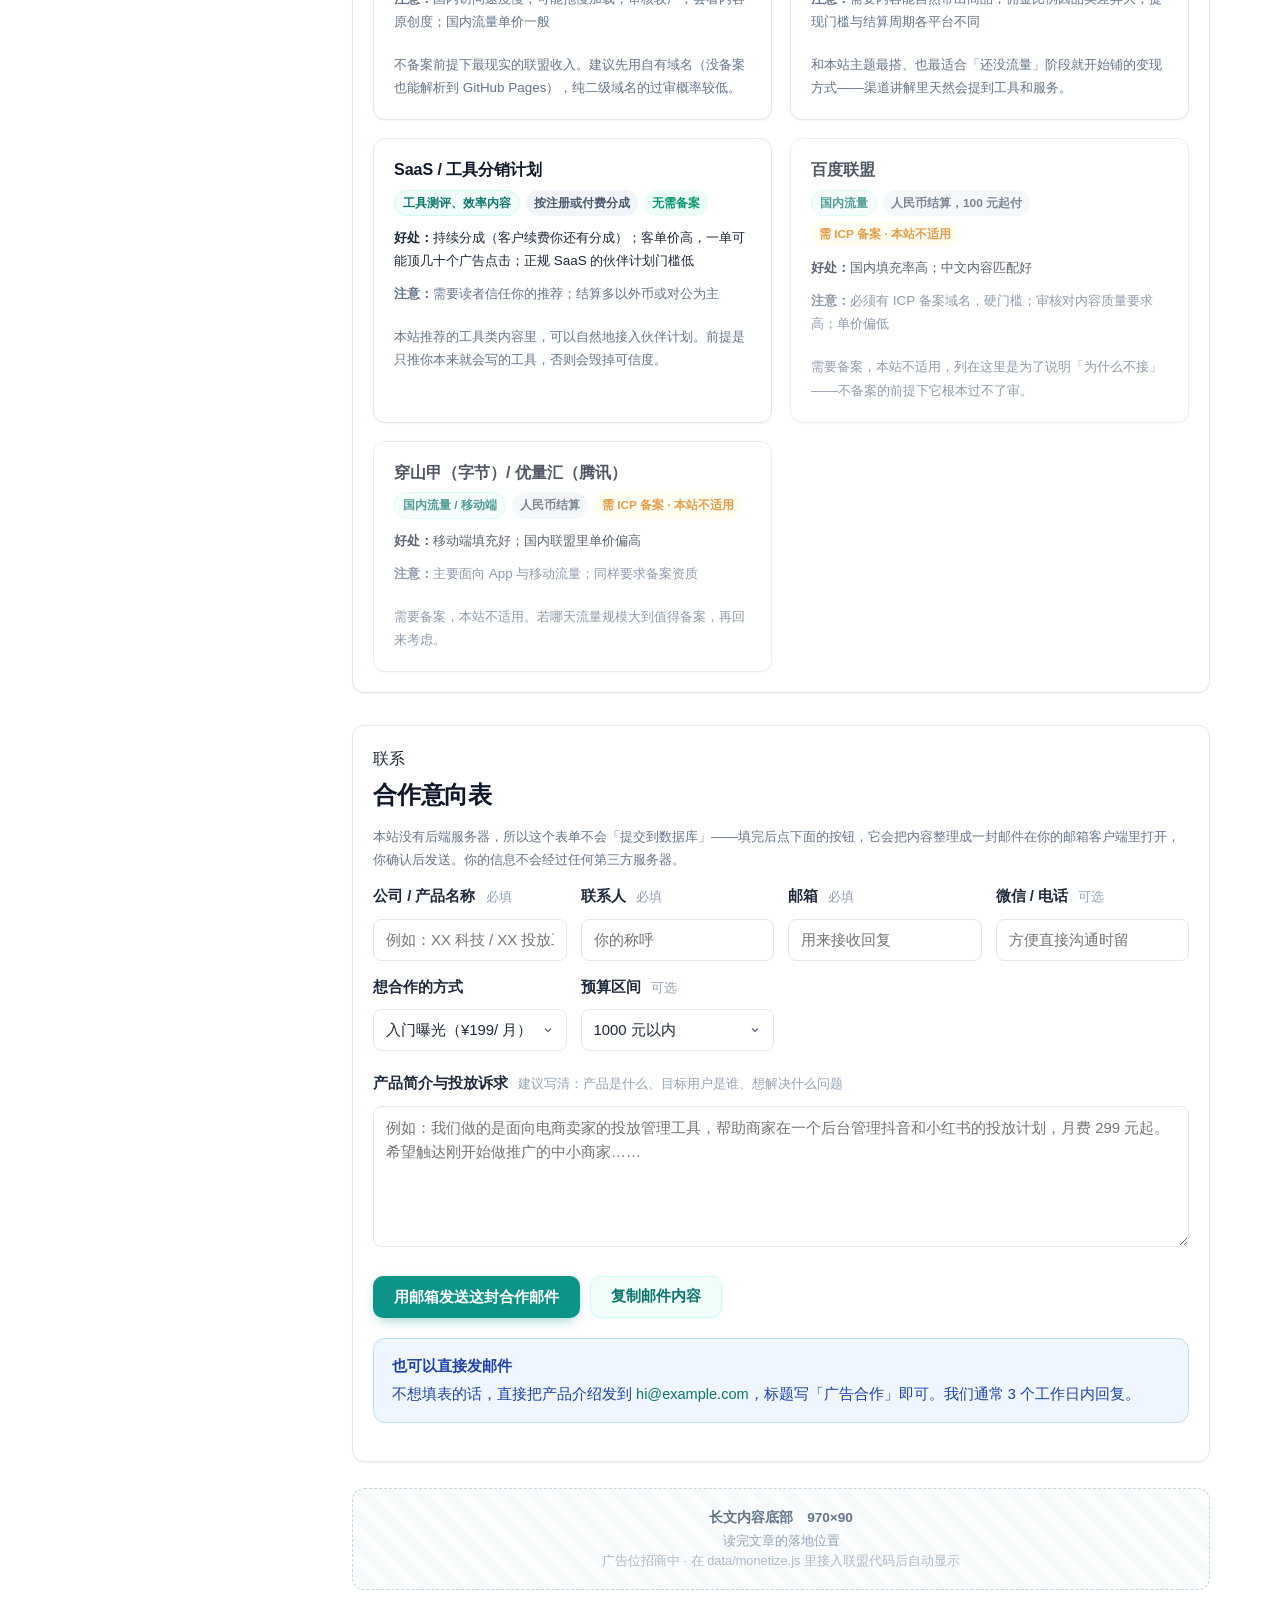
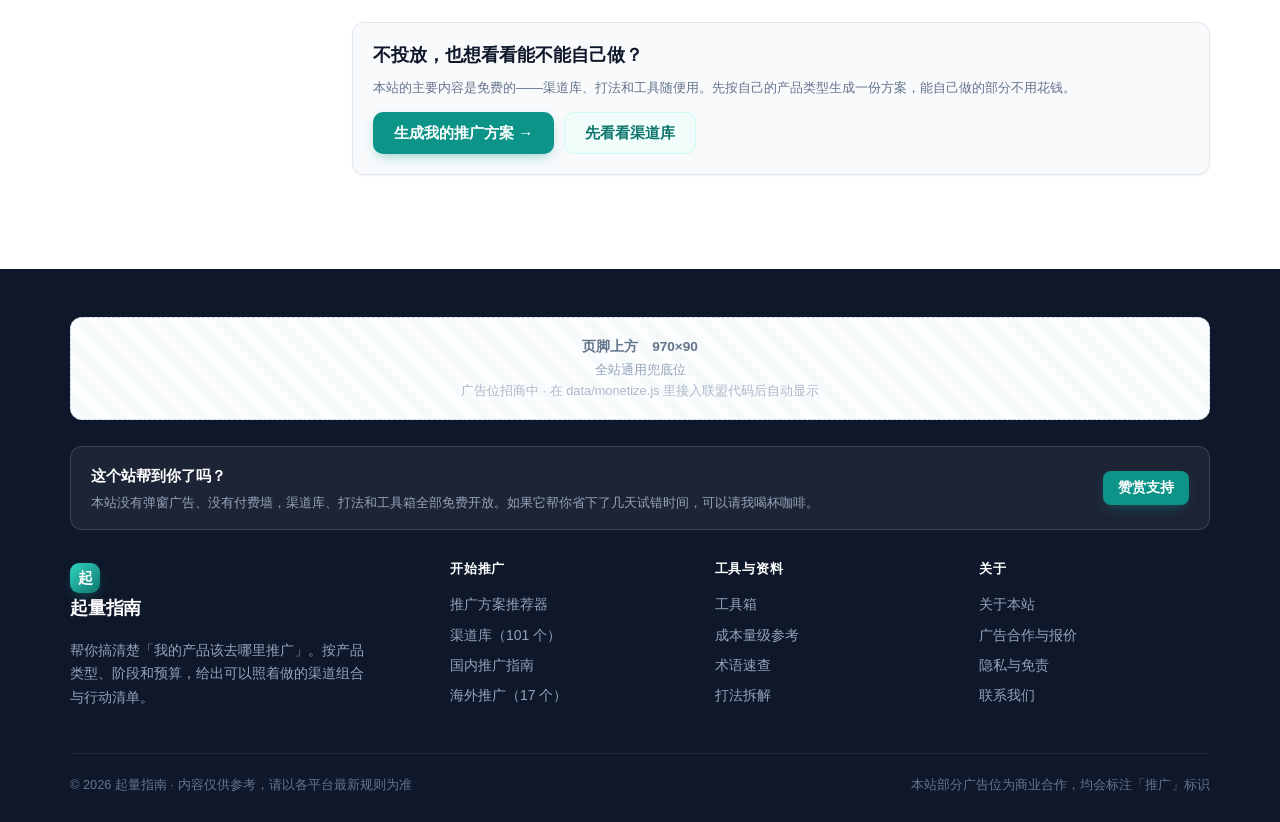
<file: promote.html>
<!DOCTYPE html>
<html lang="zh-CN">
<head>
<meta charset="utf-8">
<meta name="viewport" content="width=device-width,initial-scale=1">
<title>广告合作与报价 — 在本站投放推广位 | 起量指南</title>
<meta name="description" content="起量指南的推广位报价：入门曝光、渠道位推荐、全站通投三档，价格与本站浏览量档位自动挂钩，流量涨价格同步调整。含版位清单、投放要求、合作流程与联系表单。">
<meta name="keywords" content="广告合作,推广位投放,广告报价,渠道位投放,软文报价">
<link rel="canonical" href="https://daniel-th666.github.io/qiliang-zhinan/promote.html">
<link rel="icon" href="data:image/svg+xml,%3Csvg xmlns='http://www.w3.org/2000/svg' viewBox='0 0 100 100'%3E%3Crect width='100' height='100' rx='24' fill='%230d9488'/%3E%3Ctext x='50' y='70' font-size='56' text-anchor='middle' fill='white' font-family='sans-serif'%3E%E8%B5%B7%3C/text%3E%3C/svg%3E">
<link rel="stylesheet" href="assets/css/style.css">
</head>
<body data-nav="">

<header id="siteHeader"></header>

<main>
  <section class="page-head">
    <div class="wrap">
      <div class="breadcrumb"><a href="index.html">首页</a> / 广告合作与报价</div>
      <h1>把产品推给「正在找推广方法的人」</h1>
      <p class="lede">来本站的人有一个共同特征：<strong>他们正处在「要做推广」的决策时刻</strong>。有人刚做好产品、有人在挑投放平台、有人在比较代运营报价。这种「带着任务来的访问」，比泛流量值钱得多——而这正是本站能提供的受众。</p>
      <div class="anchor-list">
        <a href="#audience">受众是什么样的</a>
        <a href="#slots">可投的位置</a>
        <a href="#pricing">报价与流量档位</a>
        <a href="#require">投放要求</a>
        <a href="#flow">合作流程</a>
        <a href="#networks">通过广告联盟投放</a>
        <a href="#contact">联系与合作</a>
      </div>
    </div>
  </section>

  <section class="section-sm">
    <div class="wrap split">

      <aside>
        <div class="toc">
          <div class="toc-title">本页目录</div>
          <nav class="toc-nav">
            <a href="#audience" class="on">受众是什么样的</a>
            <a href="#slots">可投的位置</a>
            <a href="#pricing">报价与流量档位</a>
            <a href="#require">投放要求</a>
            <a href="#flow">合作流程</a>
            <a href="#networks">通过广告联盟投放</a>
            <a href="#contact">联系与合作</a>
          </nav>
        </div>
      </aside>

      <div>

        <div class="card" id="audience" style="scroll-margin-top:80px">
          <div class="eyebrow">为什么值得投</div>
          <h2 style="margin-top:6px">你的广告，出现在别人做决策的那一刻</h2>
          <div class="grid g3 mt2" style="gap:14px">
            <div class="card" style="margin:0;background:var(--bg-soft)">
              <span class="card-ico">🎯</span>
              <h4 class="mt0">意图明确</h4>
              <p class="small muted mb0">用户不是来闲逛的。他在搜「小红书店铺怎么开」「百度竞价多少钱」，这本身就是购买信号。</p>
            </div>
            <div class="card" style="margin:0;background:var(--bg-soft)">
              <span class="card-ico">🧭</span>
              <h4 class="mt0">决策早期介入</h4>
              <p class="small muted mb0">大部分人在选渠道阶段接触你，此时建立认知的成本远低于他已经在用竞品之后。</p>
            </div>
            <div class="card" style="margin:0;background:var(--bg-soft)">
              <span class="card-ico">📌</span>
              <h4 class="mt0">内容长期留存</h4>
              <p class="small muted mb0">页面会被搜索引擎收录，一篇合作内容可以在几个月后持续带来流量，不像信息流投完就没了。</p>
            </div>
          </div>
          <div class="callout info mt2"><b>适合投什么</b>推广工具与 SaaS（落地页工具、投放管理、数据统计）、代运营与开户服务、设计外包、建站服务、营销培训、企业服务类产品。反过来，面向大众消费品或与「推广」无关的品牌，这里的转化不会好——流量精准但规模不大，这是实话。</div>
        </div>

        <div class="card mt3" id="slots" style="scroll-margin-top:80px">
          <div class="eyebrow">版位</div>
          <h2 style="margin-top:6px">可以投的位置</h2>
          <p class="muted small">下面列出全部广告位。位置不同、意图强度不同，报价也不同。<strong>同一位置同一时间只放一家</strong>，不存在多家竞价挤在一起的情况。</p>
          <div class="table-scroll">
            <table class="tbl">
              <thead><tr><th>版位</th><th>位置说明</th><th>尺寸</th><th>适合的合作档位</th></tr></thead>
              <tbody id="slot-rows"></tbody>
            </table>
          </div>
          <h4 class="mt3">版位示例</h4>
          <p class="small muted">下面是合作方内容在这个页面上的实际呈现样式。所有商业内容都会带「推广」标识，且样式与正文明确区分。</p>
          <div class="card" style="background:var(--bg-soft);border-style:dashed" id="sponsor-demo"></div>
        </div>

        <div class="mt3" id="pricing" style="scroll-margin-top:80px">
          <div class="eyebrow">报价</div>
          <h2>三档合作方式</h2>
          <p class="muted small">价格和本站的流量水平绑定：<strong>浏览量涨到下一档，报价自动跟着调整</strong>，同一套系数对所有人一致，不需要单独议价。下面显示的是按当前档位算出来的实际价格。</p>

          <div class="card mt2" id="tier-now" style="background:var(--bg-soft)"></div>

          <div class="grid g3 mt2" id="price-cards"></div>

          <h4 class="mt3">价格会怎么变（公开说明）</h4>
          <p class="muted small">流量每上一个台阶，三档价格按同一套系数调整。这张表是公开的——<strong>现在的价格一定是它最便宜的时候</strong>，这不是话术，是这张表本身推出来的结论。</p>
          <div class="table-scroll">
            <table class="tbl">
              <thead><tr><th>流量档位</th><th>月浏览量</th><th>单版位月曝光（估）</th><th id="th-a">入门曝光</th><th id="th-b">渠道位推荐</th><th id="th-c">全站通投</th></tr></thead>
              <tbody id="tier-rows"></tbody>
            </table>
          </div>
          <p class="price-note" id="tier-note"></p>

          <div class="callout warn"><b>本站不接付费软文</b>有人问过「能不能写一篇夸我们产品的文章」——本站不做这项。渠道讲解里的判断、案例里的结论，都不接受付费修改。你要买的是<strong>版位曝光</strong>，不是我的结论。愿意接受这个前提再往下谈。</div>

          <div class="callout brand"><b>先别急着买</b>如果你的产品在这里投放的预期收益算不过来，我们会直接告诉你。本站的主要收入不是这几百块，而是长期可信度——为了短期收入塞不合适的广告，是亏本生意。</div>
        </div>

        <div class="card mt3" id="require" style="scroll-margin-top:80px">
          <div class="eyebrow">审核标准</div>
          <h2 style="margin-top:6px">投放要求：什么能投，什么不能</h2>
          <div class="grid g2 mt2" style="gap:20px">
            <div>
              <h4 class="mt0" style="color:var(--brand-700)">✓ 可以投</h4>
              <ul class="tick">
                <li>推广工具、SaaS、建站与落地页服务</li>
                <li>投放代理、开户服务、代运营（需能提供真实案例）</li>
                <li>设计、内容制作、视频剪辑等外包服务</li>
                <li>正规的营销培训与知识付费课程（需有退费机制说明）</li>
                <li>企业服务、数据统计、CRM 等 B2B 产品</li>
                <li>行业报告、白皮书等对读者有价值的免费资料</li>
              </ul>
            </div>
            <div>
              <h4 class="mt0" style="color:#b91c1c">✕ 不接受</h4>
              <ul class="cross">
                <li>荐股、投资理财、虚拟货币、外汇平台</li>
                <li>医疗、药品、保健品及任何疗效承诺</li>
                <li>博彩、赌博、彩票类</li>
                <li>无资质放贷、信用卡代还</li>
                <li>多级分销、拉人头返佣类项目</li>
                <li>刷量、站群、黑帽 SEO 等违规推广手段</li>
                <li>承诺「保证排名第一」「保证有效」的服务商</li>
                <li>内容需为原创或已获授权，抄袭素材一律下架</li>
              </ul>
            </div>
          </div>
          <div class="callout warn"><b>素材要求</b>图片或文案需自行提供并把关合规性（避免「最」「第一」「国家级」「保证」等《广告法》禁用表述）。我们可以帮你调整文案语气使其符合站内风格，但不对广告内容的真实性背书。因广告内容违规导致的处罚与索赔，由广告主承担。</div>

          <details class="mt2" style="border:1px solid var(--border);border-radius:var(--radius);padding:14px 18px;background:var(--bg-soft)">
            <summary style="cursor:pointer;font-weight:600">我们自己接广告前检查什么（公开清单）</summary>
            <p class="small muted" style="margin:12px 0 10px">这份清单原本是给本站自己用的，放在这里是想说明一件事：我们对广告的态度和对内容一样，是有底线的。</p>
            <ul class="dot-list" id="checklist" style="padding-left:0"></ul>
          </details>
        </div>

        <div class="card mt3" id="flow" style="scroll-margin-top:80px">
          <div class="eyebrow">流程</div>
          <h2 style="margin-top:6px">从沟通到上线，一共 4 步</h2>
          <div class="steps mt2">
            <div class="step-item">
              <h4>1. 发邮件说明需求</h4>
              <p class="small">用下面的表单生成一封邮件（会自动带上产品介绍、想投的版位和预算区间）。收到后我们会在 3 个工作日内回复，并附上当前的流量数据（月访问量、主要来源、目标页面的实际浏览数）——让你用真实数字判断值不值。</p>
            </div>
            <div class="step-item">
              <h4>2. 确认版位与排期</h4>
              <p class="small">如果合适，我们给出可选上线时间和确切位置。同一版位先到先得，热门版位可能排队。</p>
            </div>
            <div class="step-item">
              <h4>3. 提交素材并确认样式</h4>
              <p class="small">你提供素材，我们提交上线预览图给你确认。修改一次免费，超过按次计费。上线前需完成付款或定金。</p>
            </div>
            <div class="step-item">
              <h4>4. 上线与数据反馈</h4>
              <p class="small">上线后每期（月）结束提供展示量与点击量报告。数据异常（比如大幅低于预期）会主动说明原因，不做粉饰。</p>
            </div>
          </div>
        </div>

        <div class="card mt3" id="networks" style="scroll-margin-top:80px">
          <div class="eyebrow">另一种方式</div>
          <h2 style="margin-top:6px">通过广告联盟自助投放</h2>
          <p class="muted small">不想单独谈合作的话，也可以直接通过广告联盟按点击或展示自助投放，门槛低、可随时停。本站托管在境外（GitHub Pages），<strong>没有做 ICP 备案</strong>，所以只接了不要求备案的联盟；需要备案的国内联盟列在下面并已标注，供你了解为什么不做。</p>
          <div class="grid g2 mt2" id="network-list"></div>
        </div>

        <div class="card mt3" id="contact" style="scroll-margin-top:80px">
          <div class="eyebrow">联系</div>
          <h2 style="margin-top:6px">合作意向表</h2>
          <p class="muted small">本站没有后端服务器，所以这个表单不会「提交到数据库」——填完后点下面的按钮，它会把内容整理成一封邮件在你的邮箱客户端里打开，你确认后发送。你的信息不会经过任何第三方服务器。</p>

          <div class="form-row mb2">
            <div class="field mb0">
              <label>公司 / 产品名称 <span class="hint">必填</span></label>
              <input type="text" id="f-co" placeholder="例如：XX 科技 / XX 投放工具">
            </div>
            <div class="field mb0">
              <label>联系人 <span class="hint">必填</span></label>
              <input type="text" id="f-name" placeholder="你的称呼">
            </div>
            <div class="field mb0">
              <label>邮箱 <span class="hint">必填</span></label>
              <input type="text" id="f-mail" placeholder="用来接收回复">
            </div>
            <div class="field mb0">
              <label>微信 / 电话 <span class="hint">可选</span></label>
              <input type="text" id="f-im" placeholder="方便直接沟通时留">
            </div>
            <div class="field mb0">
              <label>想合作的方式</label>
              <select id="f-type"></select>
            </div>
            <div class="field mb0">
              <label>预算区间 <span class="hint">可选</span></label>
              <select id="f-budget">
                <option>1000 元以内</option>
                <option>1000–5000 元</option>
                <option>5000–2 万元</option>
                <option>2 万元以上</option>
                <option>待定</option>
              </select>
            </div>
          </div>
          <div class="field">
            <label>产品简介与投放诉求 <span class="hint">建议写清：产品是什么、目标用户是谁、想解决什么问题</span></label>
            <textarea id="f-desc" rows="5" placeholder="例如：我们做的是面向电商卖家的投放管理工具，帮助商家在一个后台管理抖音和小红书的投放计划，月费 299 元起。希望触达刚开始做推广的中小商家……"></textarea>
          </div>

          <div class="flex gap1">
            <a class="btn btn-primary" id="f-send" href="#">用邮箱发送这封合作邮件</a>
            <button class="btn btn-soft" data-copy="#f-out">复制邮件内容</button>
          </div>
          <pre class="mt2" id="f-out" style="display:none"></pre>

          <div class="callout info mt2"><b>也可以直接发邮件</b>不想填表的话，直接把产品介绍发到 <a id="mail-2" href="#">—</a>，标题写「广告合作」即可。我们通常 3 个工作日内回复。</div>
        </div>

        <div class="ad-slot ad-slot-inline" data-slot="article-bottom"></div>

        <div class="card mt3" style="background:var(--bg-soft)">
          <h3>不投放，也想看看能不能自己做？</h3>
          <p class="small muted">本站的主要内容是免费的——渠道库、打法和工具随便用。先按自己的产品类型生成一份方案，能自己做的部分不用花钱。</p>
          <div class="flex gap1">
            <a class="btn btn-primary" href="recommend.html">生成我的推广方案 →</a>
            <a class="btn btn-soft" href="channels.html">先看看渠道库</a>
          </div>
        </div>

      </div>
    </div>
  </section>
</main>

<footer id="siteFooter"></footer>
<div id="siteDrawer"></div>

<script src="data/meta.js"></script>
<script src="data/channels.js"></script>
<script src="data/playbooks.js"></script>
<script src="data/cases.js"></script>
<script src="data/tools.js"></script>
<script src="data/monetize.js"></script>
<script src="assets/js/app.js"></script>
<script src="assets/js/components.js"></script>
<script src="assets/js/recommend.js"></script>
<script>
document.addEventListener('DOMContentLoaded', function () {
  var esc = QL.esc, $ = QL.$;
  var mail = (QL.site && QL.site.contact) || 'hi@example.com';
  var a2 = document.getElementById('mail-2');
  if (a2) { a2.textContent = mail; a2.setAttribute('href', 'mailto:' + mail); }

  /* ---- 版位表 ---- */
  var slotTier = {
    'home-top': '全站通投',
    'home-mid': '渠道位推荐',
    'channels-top': '渠道位推荐',
    'channels-inline': '渠道位推荐',
    'channel-detail': '渠道位推荐',
    'tools-side': '入门曝光',
    'article-mid': '全站通投',
    'article-bottom': '全站通投',
    'footer-top': '入门曝光'
  };
  var slots = QL.ads && QL.ads.slots ? QL.ads.slots : {};
  $('#slot-rows').innerHTML = Object.keys(slots).map(function (k) {
    var s = slots[k];
    return '<tr><td><b>' + esc(s.name) + '</b></td><td class="small">' + esc(s.desc) +
      '</td><td class="nowrap small">' + esc(s.size) + '</td>' +
      '<td class="nowrap small" style="color:var(--brand-700)">' + esc(slotTier[k] || '详谈') + '</td></tr>';
  }).join('');

  /* ---- 档位与价格（QL.ops 在 data/monetize.js 里，改一个浏览量数字全站联动） ---- */
  var ops = QL.ops, cur = ops.current(), pricing = QL.adPricing || [];
  var yen = function (n) { return '¥' + ops.fmt(n); };

  /* 当前档位卡 */
  var pv = ops.stats.monthlyPV || 0;
  var imp = ops.impressions();
  $('#tier-now').innerHTML =
    '<div class="flex" style="justify-content:space-between;align-items:flex-start;gap:16px;flex-wrap:wrap">' +
      '<div>' +
        '<div class="eyebrow" style="margin-bottom:4px">当前流量档位</div>' +
        '<h3 class="mt0" style="margin-bottom:6px">' + esc(cur.name) + QL.tag(cur.range, 'tag-brand') + '</h3>' +
        '<p class="small muted mb0">' +
          (pv > 0
            ? '月浏览量 <b>' + ops.fmt(pv) + '</b> 次' +
              (ops.stats.monthlyUV ? '，月访客 <b>' + ops.fmt(ops.stats.monthlyUV) + '</b> 人' : '') +
              '，单个版位每月大约被看到 <b>' + ops.fmt(imp) + '</b> 次。'
            : '站点刚上线，流量数据还在统计中。现在的报价按起步档位（' + esc(cur.name) + '）执行，是全程最低价。') +
        '</p>' +
      '</div>' +
      (ops.stats.updatedAt ? '<div class="small muted nowrap">数据截止 ' + esc(ops.stats.updatedAt) + '</div>' : '') +
    '</div>' +
    '<p class="small muted mb0" style="margin-top:12px">流量涨到下一档后，本页价格会自动调整——不需要重新谈判，也不会因为「你没注意」而多收钱。</p>';

  /* 报价卡 */
  $('#price-cards').innerHTML = pricing.map(function (p) {
    return '<div class="card price-card' + (p.featured ? ' featured' : '') + '">' +
      '<div class="tier">' + esc(p.tier) + (p.featured ? ' · 最受欢迎' : '') + '</div>' +
      '<div class="amt">' + yen(ops.price(p.base)) + ' <small>' + esc(p.unit) + '</small></div>' +
      '<p class="small muted" style="margin:10px 0 14px">' + esc(p.best) + '</p>' +
      '<ul class="tick" style="flex:1">' + p.items.map(function (i) { return '<li>' + esc(i) + '</li>'; }).join('') + '</ul>' +
      '<a class="btn ' + (p.featured ? 'btn-primary' : 'btn-soft') + ' btn-block mt2" href="#contact">咨询这一档</a>' +
    '</div>';
  }).join('');

  /* 档位价格矩阵（当前档位高亮） */
  var head = ['#th-a', '#th-b', '#th-c'];
  pricing.forEach(function (p, i) {
    var th = head[i];
    if (th) $(th).textContent = p.tier + '（' + esc(p.unit || '') + '）';
  });
  $('#tier-rows').innerHTML = ops.tiers.map(function (t) {
    var on = t.id === cur.id;
    var exp = Math.round(t.rep * ops.viewRate);
    return '<tr' + (on ? ' class="tier-on"' : '') + '>' +
      '<td>' + esc(t.name) + (on ? '<span class="tier-now">当前</span>' : '') + '</td>' +
      '<td class="nowrap small' + (on ? '' : ' tier-off') + '">' + esc(t.range) + '</td>' +
      '<td class="nowrap small' + (on ? '' : ' tier-off') + '">约 ' + ops.fmt(exp) + ' 次</td>' +
      pricing.map(function (p) {
        return '<td class="nowrap' + (on ? '' : ' tier-off') + '"><b>' + yen(ops.price(p.base, t.id)) +
          '</b> <small class="muted">' + esc(p.unit || '') + '</small></td>';
      }).join('') +
    '</tr>';
  }).join('');
  $('#tier-note').innerHTML = '说明：单价按档位系数递进（' +
    ops.tiers.map(function (t) { return esc(t.name) + ' ×' + t.rate; }).join(' ｜ ') +
    '），曝光量按「月浏览量 × ' + ops.viewRate + '」估算，实际以数据报告为准。';

  /* ---- 合作方式下拉（跟着档位价自动变） ---- */
  $('#f-type').innerHTML = pricing.map(function (p) {
    return '<option>' + esc(p.tier) + '（' + yen(ops.price(p.base)) + p.unit + '）</option>';
  }).join('') +
    '<option>通过广告联盟自助投放</option>' +
    '<option>还不确定，想先聊聊</option>';

  /* ---- 版位示例 ---- */
  var sp = (QL.sponsors && QL.sponsors[0]) || null;
  $('#sponsor-demo').innerHTML = sp
    ? '<div class="tag-row" style="margin-bottom:8px">' + QL.tag(sp.badge || '推广', 'tag-sponsor') +
      QL.tag('示例 · 非真实广告') + '</div>' +
      '<h4 class="mt0">' + esc(sp.name) + '</h4>' +
      '<p class="small muted mb0">' + esc(sp.tagline) + '</p>' +
      '<p class="small mb0">' + esc(sp.desc) + '</p>'
    : '<p class="small muted mb0">（在 data/monetize.js 的 QL.sponsors 里配置示例）</p>';

  /* ---- 自检清单 ---- */
  $('#checklist').innerHTML = (QL.adChecklist || []).map(function (c) { return '<li>' + esc(c) + '</li>'; }).join('');

  /* ---- 联盟列表（不要求备案的排在前面） ---- */
  var nets = (QL.adNetworks || []).slice().sort(function (a, b) {
    return (a.needICP ? 1 : 0) - (b.needICP ? 1 : 0);
  });
  $('#network-list').innerHTML = nets.map(function (n) {
    return '<div class="card" style="margin:0' + (n.needICP ? ';opacity:.72' : '') + '">' +
      '<h4 class="mt0">' + esc(n.name) + '</h4>' +
      '<div class="tag-row" style="margin-bottom:10px">' + QL.tag(n.fit, 'tag-brand') + QL.tag(n.payout) +
        (n.needICP ? QL.tag('需 ICP 备案 · 本站不适用', 'tag-paid')
                   : QL.tag('无需备案', 'tag-free')) + '</div>' +
      '<p class="small mb1"><b>好处：</b>' + n.pros.map(esc).join('；') + '</p>' +
      '<p class="small muted mb2"><b>注意：</b>' + n.cons.map(esc).join('；') + '</p>' +
      '<p class="small mb0" style="color:var(--ink-500)">' + esc(n.note) + '</p>' +
    '</div>';
  }).join('');

  /* ---- 合作意向邮件 ---- */
  function buildMail() {
    var co = $('#f-co').value.trim() || '（未填写）';
    var nm = $('#f-name').value.trim() || '（未填写）';
    var ml = $('#f-mail').value.trim() || '（未填写）';
    var im = $('#f-im').value.trim() || '（未填写）';
    var tp = $('#f-type').value;
    var bg = $('#f-budget').value;
    var ds = $('#f-desc').value.trim() || '（未填写）';
    var body = '【广告合作咨询】\n\n' +
      '公司/产品：' + co + '\n' +
      '联系人：' + nm + '\n' +
      '邮箱：' + ml + '\n' +
      '微信/电话：' + im + '\n' +
      '想合作的方式：' + tp + '\n' +
      '预算区间：' + bg + '\n\n' +
      '产品简介与投放诉求：\n' + ds + '\n';
    $('#f-out').textContent = '收件人：' + mail + '\n标题：广告合作咨询 - ' + co + '\n\n' + body;
    var href = 'mailto:' + mail +
      '?subject=' + encodeURIComponent('广告合作咨询 - ' + co) +
      '&body=' + encodeURIComponent(body);
    $('#f-send').setAttribute('href', href);
    return body;
  }
  ['#f-co', '#f-name', '#f-mail', '#f-im', '#f-desc'].forEach(function (s) {
    var el = $(s);
    if (el) el.addEventListener('input', buildMail);
  });
  ['#f-type', '#f-budget'].forEach(function (s) {
    var el = $(s);
    if (el) el.addEventListener('change', buildMail);
  });
  buildMail();

  if (location.hash === '#contact') {
    var t = document.getElementById('contact');
    if (t) setTimeout(function () { t.scrollIntoView({ behavior: 'smooth', block: 'start' }); }, 200);
  }
});
</script>
</body>
</html>
</file>
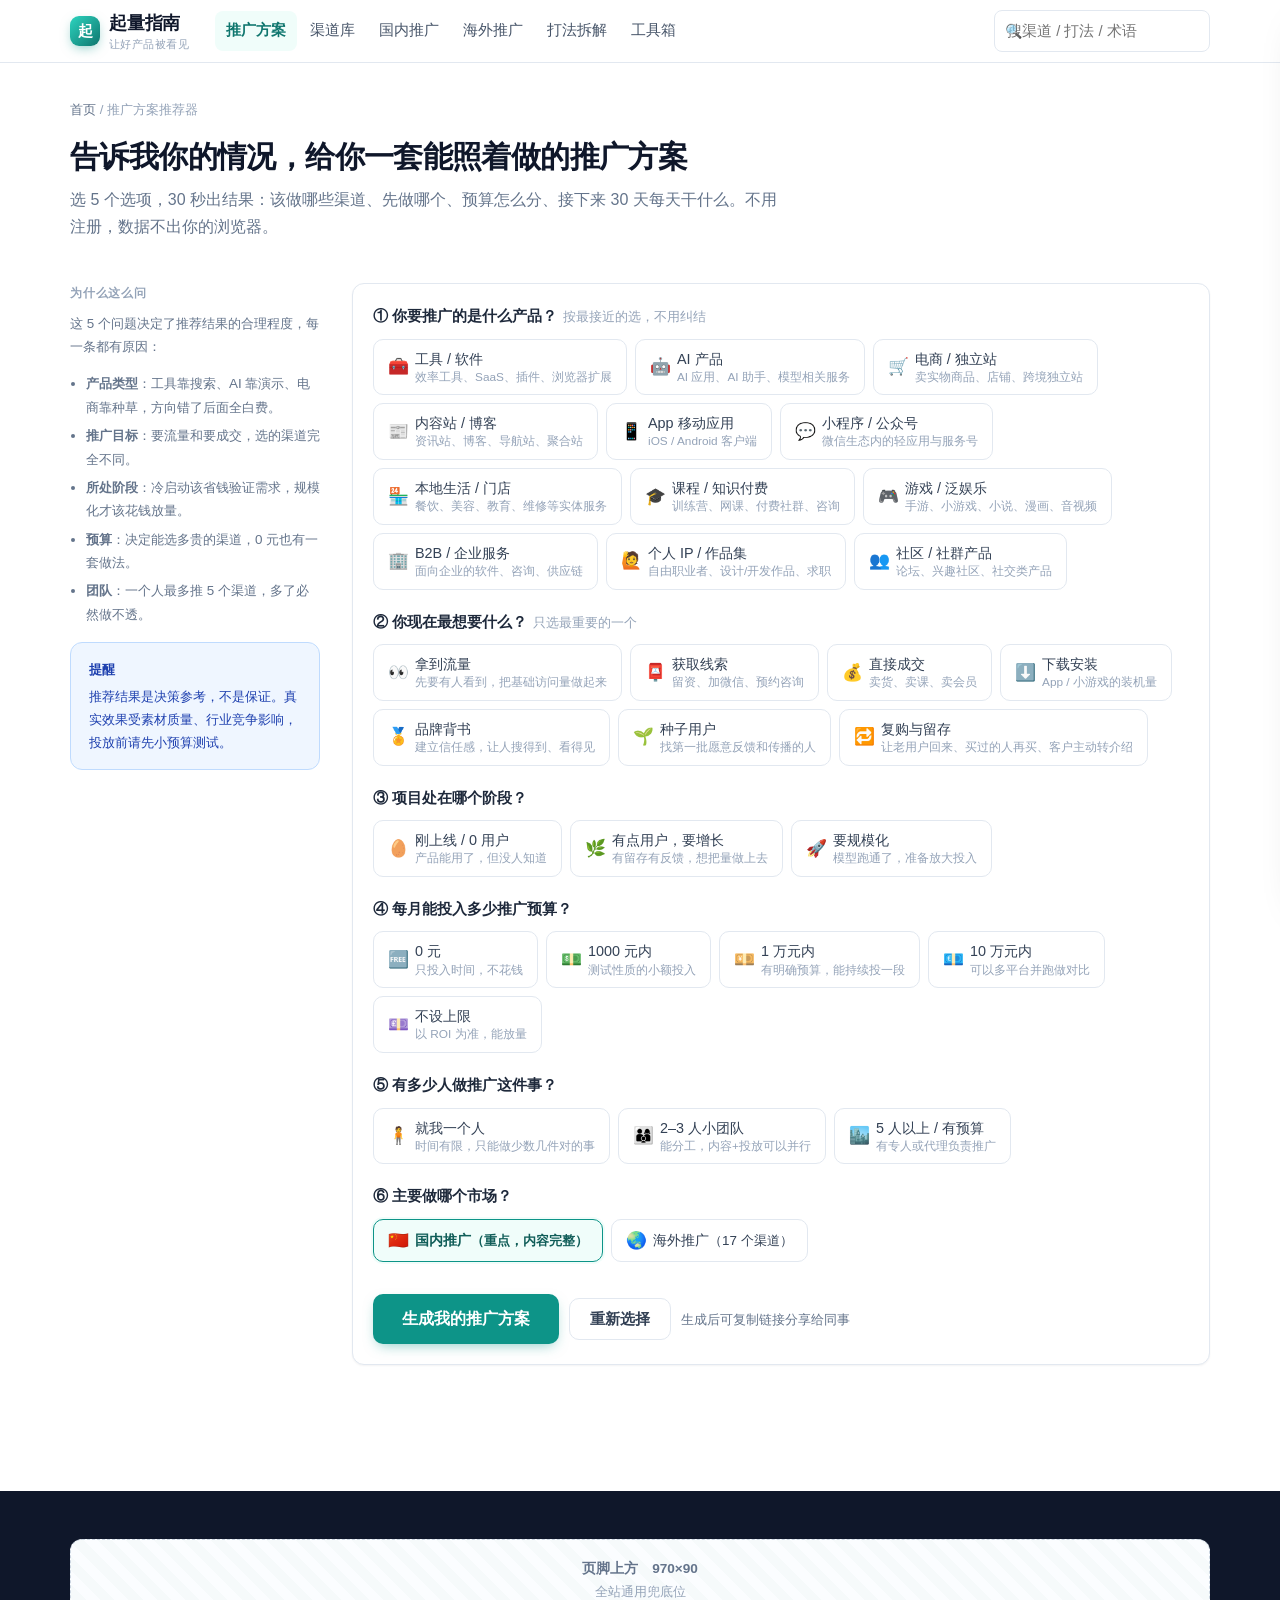
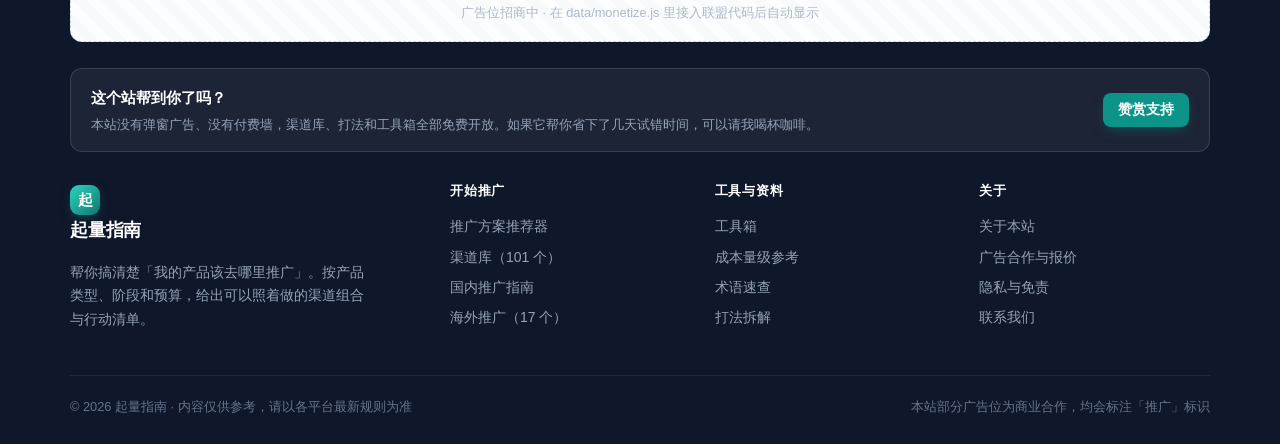
<file: recommend.html>
<!DOCTYPE html>
<html lang="zh-CN">
<head>
<meta charset="utf-8">
<meta name="viewport" content="width=device-width,initial-scale=1">
<title>推广方案推荐器 — 输入产品和预算，生成渠道组合与 30 天计划 | 起量指南</title>
<meta name="description" content="免费在线推广方案生成器：选择产品类型、推广目标、所在阶段、预算和团队规模，自动给出该做哪些推广渠道、优先级排序、预算分配比例和 30 天行动清单。不用注册，全部在你的浏览器里计算。">
<link rel="canonical" href="https://daniel-th666.github.io/qiliang-zhinan/recommend.html">
<link rel="icon" href="data:image/svg+xml,%3Csvg xmlns='http://www.w3.org/2000/svg' viewBox='0 0 100 100'%3E%3Crect width='100' height='100' rx='24' fill='%230d9488'/%3E%3Ctext x='50' y='70' font-size='56' text-anchor='middle' fill='white' font-family='sans-serif'%3E%E8%B5%B7%3C/text%3E%3C/svg%3E">
<link rel="stylesheet" href="assets/css/style.css">
</head>
<body data-nav="recommend.html">

<header id="siteHeader"></header>

<main>
  <section class="page-head">
    <div class="wrap">
      <div class="breadcrumb"><a href="index.html">首页</a> / 推广方案推荐器</div>
      <h1>告诉我你的情况，给你一套能照着做的推广方案</h1>
      <p class="lede">选 5 个选项，30 秒出结果：该做哪些渠道、先做哪个、预算怎么分、接下来 30 天每天干什么。不用注册，数据不出你的浏览器。</p>
    </div>
  </section>

  <section class="section-sm">
    <div class="wrap split">

      <!-- 左侧说明 -->
      <aside>
        <div class="toc">
          <div class="toc-title">为什么这么问</div>
          <p class="small muted" style="line-height:1.7">这 5 个问题决定了推荐结果的合理程度，每一条都有原因：</p>
          <ul class="small muted" style="padding-left:16px;line-height:1.75">
            <li><b>产品类型</b>：工具靠搜索、AI 靠演示、电商靠种草，方向错了后面全白费。</li>
            <li><b>推广目标</b>：要流量和要成交，选的渠道完全不同。</li>
            <li><b>所处阶段</b>：冷启动该省钱验证需求，规模化才该花钱放量。</li>
            <li><b>预算</b>：决定能选多贵的渠道，0 元也有一套做法。</li>
            <li><b>团队</b>：一个人最多推 5 个渠道，多了必然做不透。</li>
          </ul>
          <div class="callout info small" style="margin-top:16px">
            <b>提醒</b>推荐结果是决策参考，不是保证。真实效果受素材质量、行业竞争影响，投放前请先小预算测试。
          </div>
        </div>
      </aside>

      <!-- 右侧表单与结果 -->
      <div>
        <div class="card" id="formCard">
          <div class="field">
            <label>① 你要推广的是什么产品？<span class="hint">按最接近的选，不用纠结</span></label>
            <div class="chips" id="fProduct"></div>
          </div>
          <div class="field">
            <label>② 你现在最想要什么？<span class="hint">只选最重要的一个</span></label>
            <div class="chips" id="fGoal"></div>
          </div>
          <div class="field">
            <label>③ 项目处在哪个阶段？</label>
            <div class="chips" id="fStage"></div>
          </div>
          <div class="field">
            <label>④ 每月能投入多少推广预算？</label>
            <div class="chips" id="fBudget"></div>
          </div>
          <div class="field">
            <label>⑤ 有多少人做推广这件事？</label>
            <div class="chips" id="fTeam"></div>
          </div>
          <div class="field mb0">
            <label>⑥ 主要做哪个市场？</label>
            <div class="chips" id="fRegion"></div>
          </div>
          <div class="mt3 flex gap1 middle wrapf">
            <button class="btn btn-primary btn-lg" id="goBtn">生成我的推广方案</button>
            <button class="btn btn-ghost" id="resetBtn">重新选择</button>
            <span class="small muted" id="formHint">生成后可复制链接分享给同事</span>
          </div>
        </div>

        <div id="result" class="mt3"></div>
      </div>

    </div>
  </section>
</main>

<footer id="siteFooter"></footer>
<div id="siteDrawer"></div>

<script src="data/meta.js"></script>
<script src="data/channels.js"></script>
<script src="data/playbooks.js"></script>
<script src="data/cases.js"></script>
<script src="data/tools.js"></script>
<script src="data/monetize.js"></script>
<script src="assets/js/app.js"></script>
<script src="assets/js/components.js"></script>
<script src="assets/js/recommend.js"></script>
<script>
document.addEventListener('DOMContentLoaded', function () {
  var esc = QL.esc, $ = QL.$;
  var state = { p: '', g: '', s: '', b: '', t: '', r: 'cn' };

  /* ---------- 渲染选项 ---------- */
  function chips(host, list, key, extra) {
    $(host).innerHTML = list.map(function (x) {
      return '<button type="button" class="chip" data-k="' + key + '" data-v="' + x.id + '">' +
        '<span class="emo">' + (x.emo || '') + '</span>' +
        '<span>' + esc(x.name) + (x.desc ? '<small>' + esc(x.desc) + '</small>' : '') + '</span>' +
        '</button>';
    }).join('') + (extra || '');
  }
  chips('#fProduct', QL.products, 'p');
  chips('#fGoal', QL.goals, 'g');
  chips('#fStage', QL.stages, 's');
  chips('#fBudget', QL.budgets, 'b');
  chips('#fTeam', QL.teams, 't');
  $('#fRegion').innerHTML =
    '<button type="button" class="chip on" data-k="r" data-v="cn"><span class="emo">🇨🇳</span><span>国内推广<span class="small">（重点，内容完整）</span></span></button>' +
    '<button type="button" class="chip" data-k="r" data-v="os"><span class="emo">🌏</span><span>海外推广<span class="small">（17 个渠道）</span></span></button>';

  function syncUI() {
    QL.$$('.chip', $('#formCard')).forEach(function (c) {
      c.classList.toggle('on', state[c.getAttribute('data-k')] === c.getAttribute('data-v'));
    });
  }

  document.addEventListener('click', function (e) {
    var c = e.target.closest('.chip[data-k]');
    if (!c) return;
    state[c.getAttribute('data-k')] = c.getAttribute('data-v');
    syncUI();
  });

  /* ---------- 生成 ---------- */
  var REQUIRED = ['p', 'g', 's', 'b', 't'];
  var LABEL = { p: '产品类型', g: '推广目标', s: '所处阶段', b: '推广预算', t: '团队人数' };

  function build() {
    // URL 同步，方便分享
    var q = REQUIRED.map(function (k) { return k + '=' + encodeURIComponent(state[k]); }).join('&') + '&r=' + state.r;
    history.replaceState(null, '', location.pathname + '?' + q);

    var res = QL.recommend(state);
    $('#result').innerHTML = QL.renderRecommend(res);
    QL.renderAds($('#result'));
    // 滚动到结果
    var y = $('#result').getBoundingClientRect().top + window.scrollY - 76;
    window.scrollTo({ top: y, behavior: 'smooth' });
  }

  $('#goBtn').addEventListener('click', function () {
    var miss = REQUIRED.filter(function (k) { return !state[k]; });
    if (miss.length) {
      $('#formHint').innerHTML = '<span style="color:var(--danger)">还差：' +
        miss.map(function (k) { return LABEL[k]; }).join('、') + '</span>';
      return;
    }
    $('#formHint').textContent = '生成后可复制链接分享给同事';
    build();
  });

  $('#resetBtn').addEventListener('click', function () {
    state = { p: '', g: '', s: '', b: '', t: '', r: 'cn' };
    syncUI();
    $('#result').innerHTML = '';
    history.replaceState(null, '', location.pathname);
    $('#formCard').scrollIntoView({ behavior: 'smooth', block: 'center' });
  });

  /* ---------- 读取 URL 参数（可分享的链接） ---------- */
  ['p', 'g', 's', 'b', 't', 'r'].forEach(function (k) {
    var v = QL.param(k);
    if (v) state[k] = v;
  });
  syncUI();
  if (REQUIRED.every(function (k) { return state[k]; })) {
    var res = QL.recommend(state);
    $('#result').innerHTML = QL.renderRecommend(res);
    QL.renderAds($('#result'));
  }
});
</script>
</body>
</html>
</file>
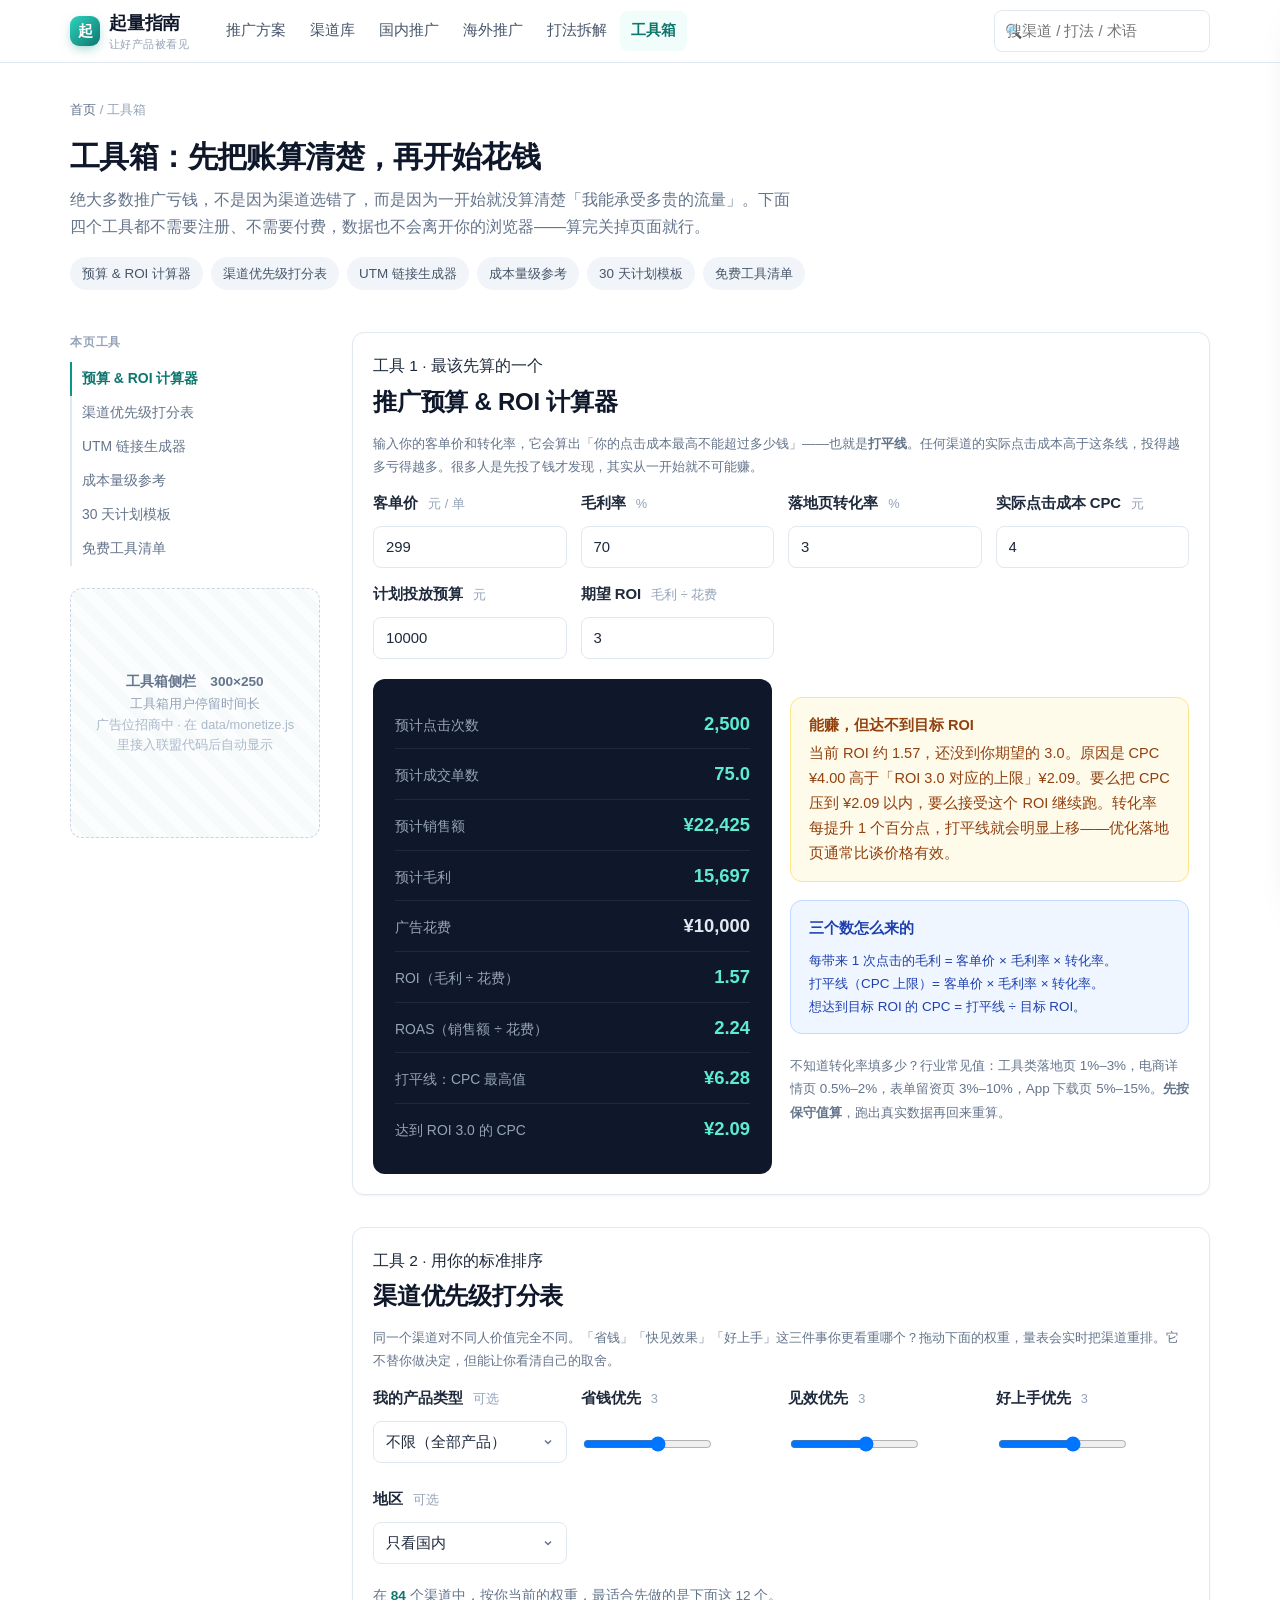
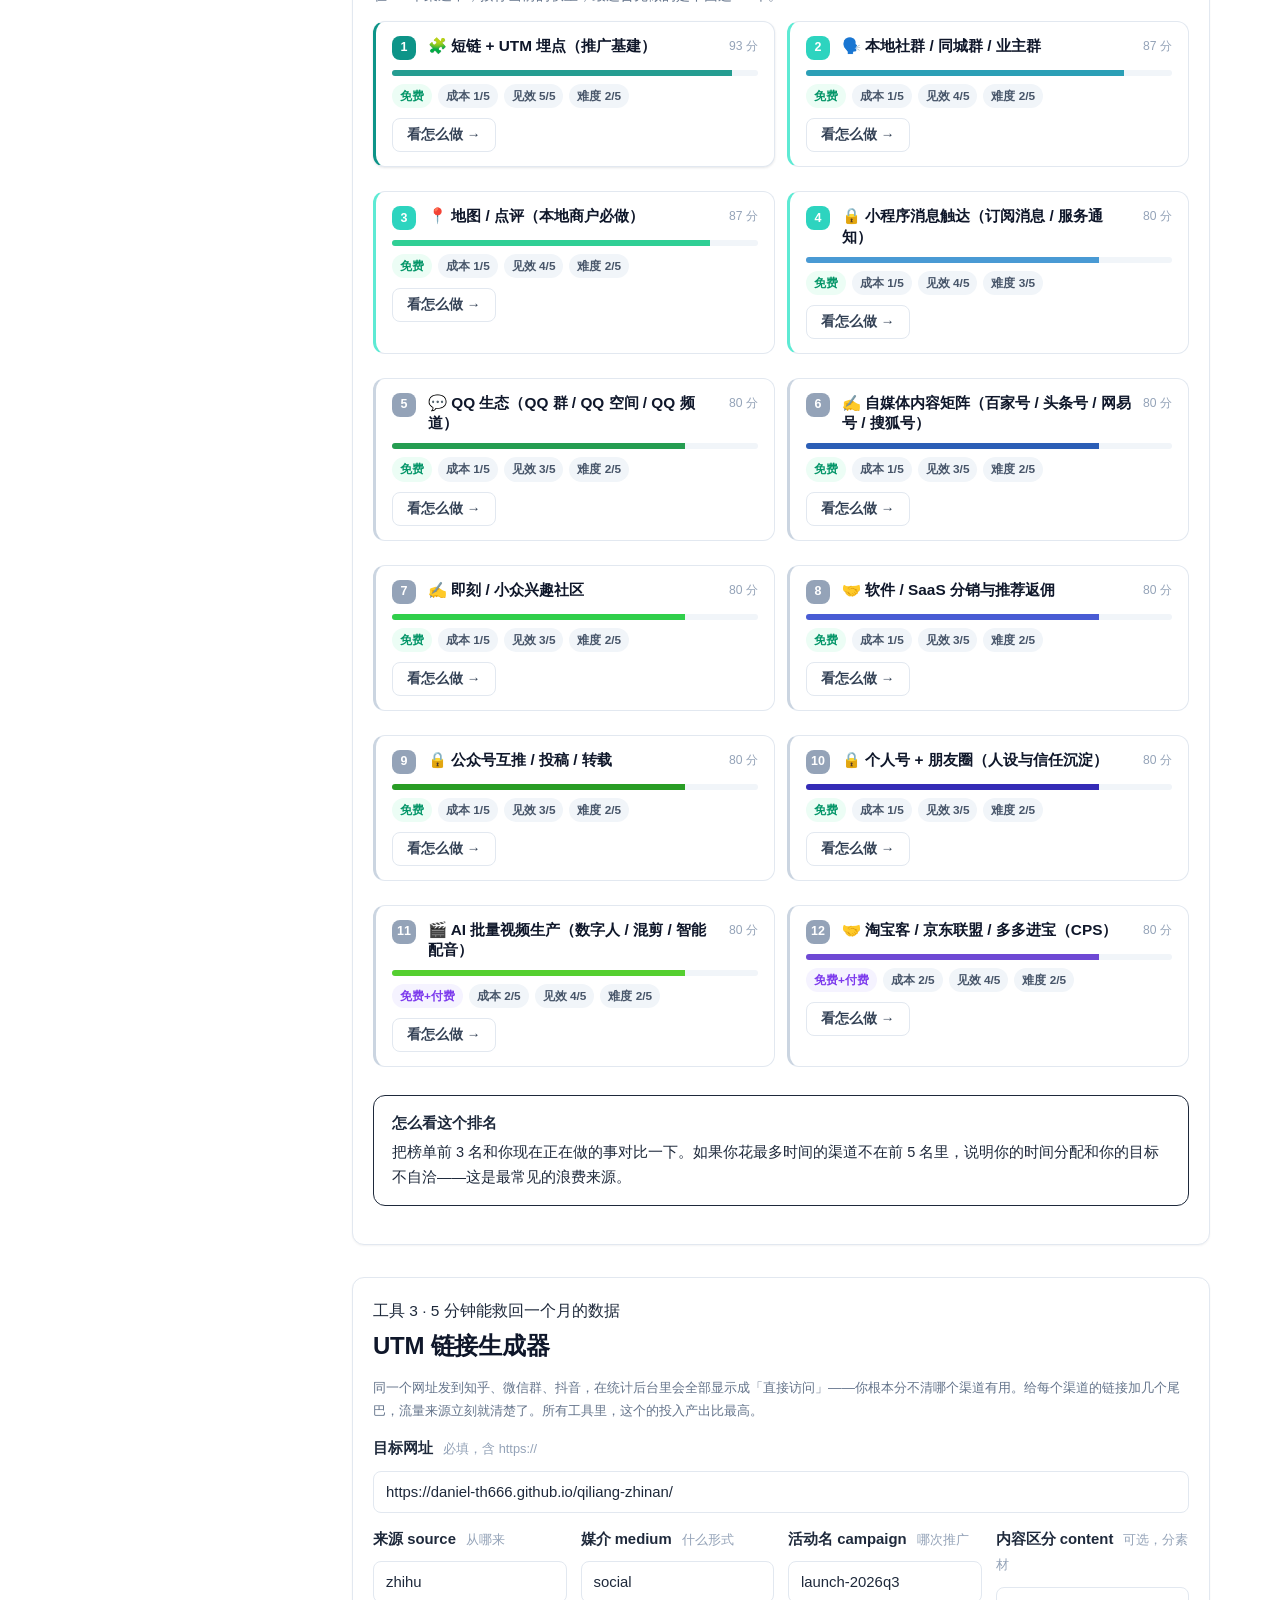
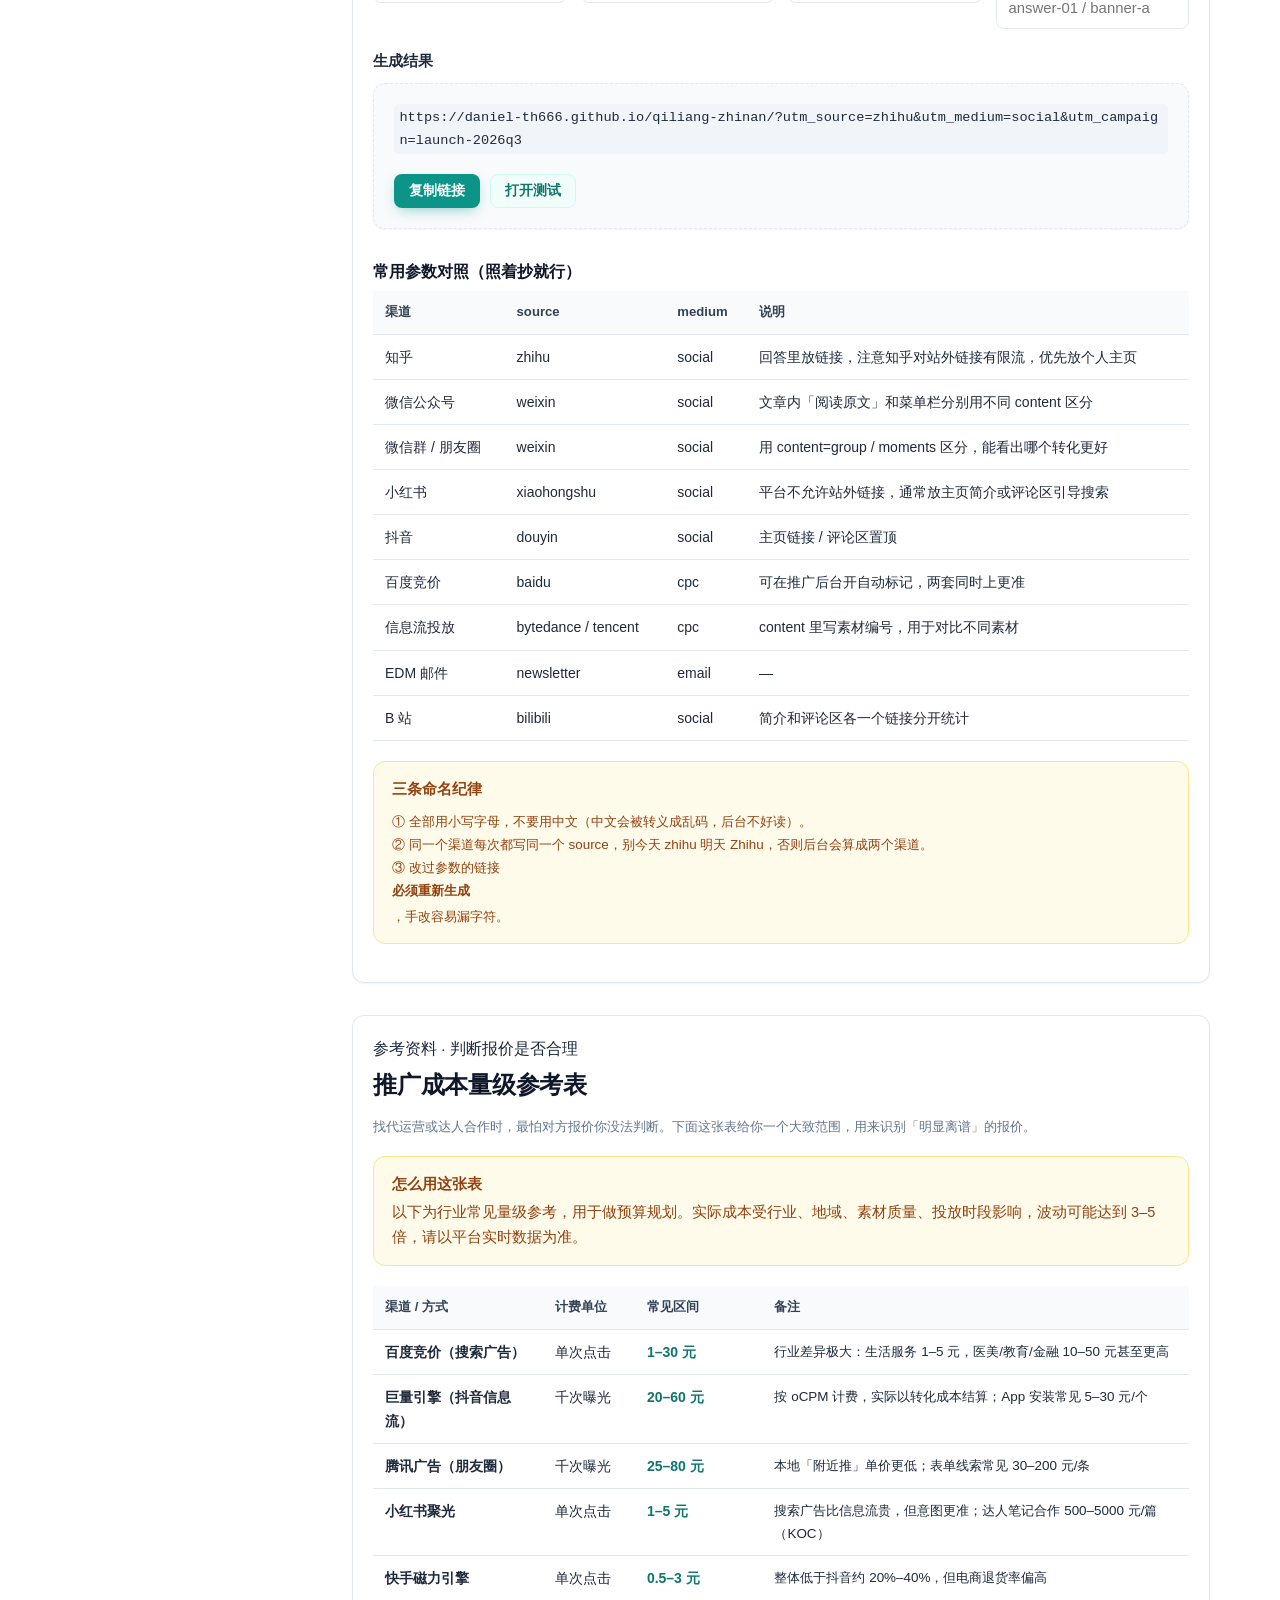
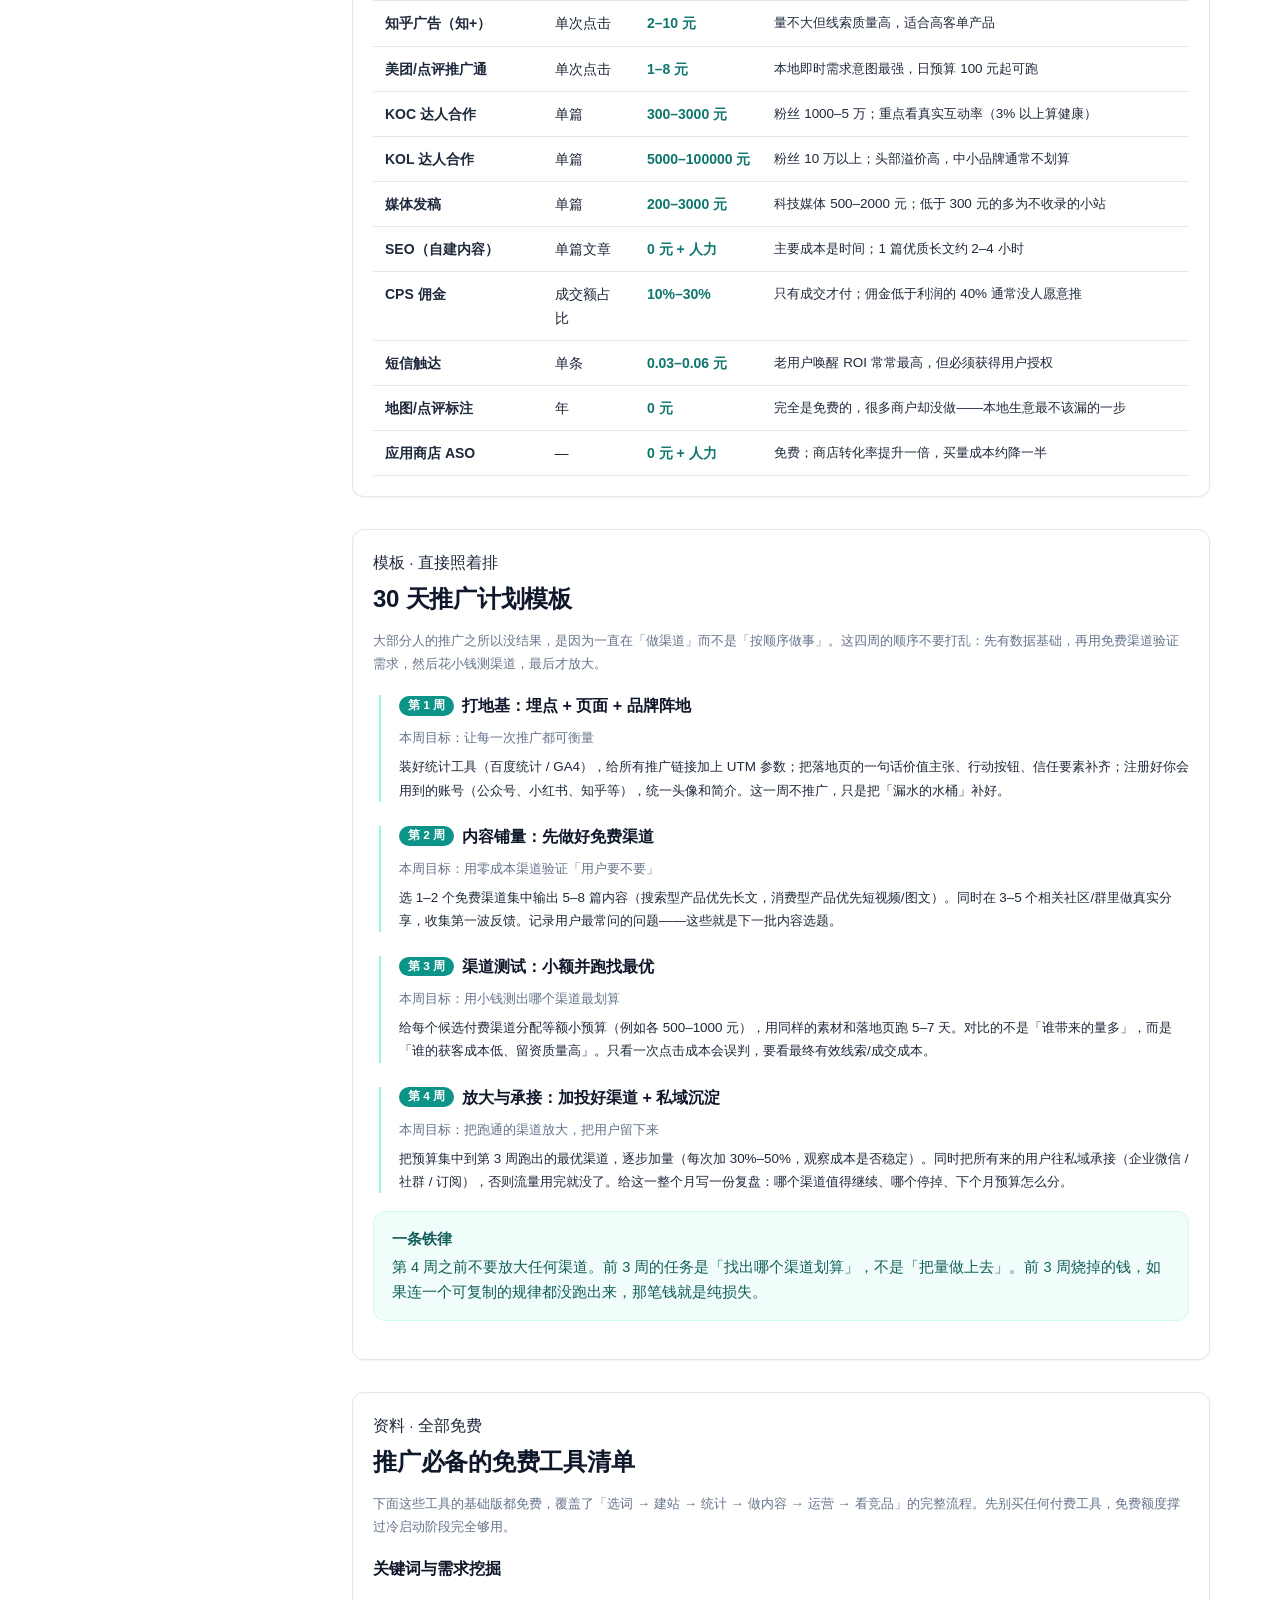
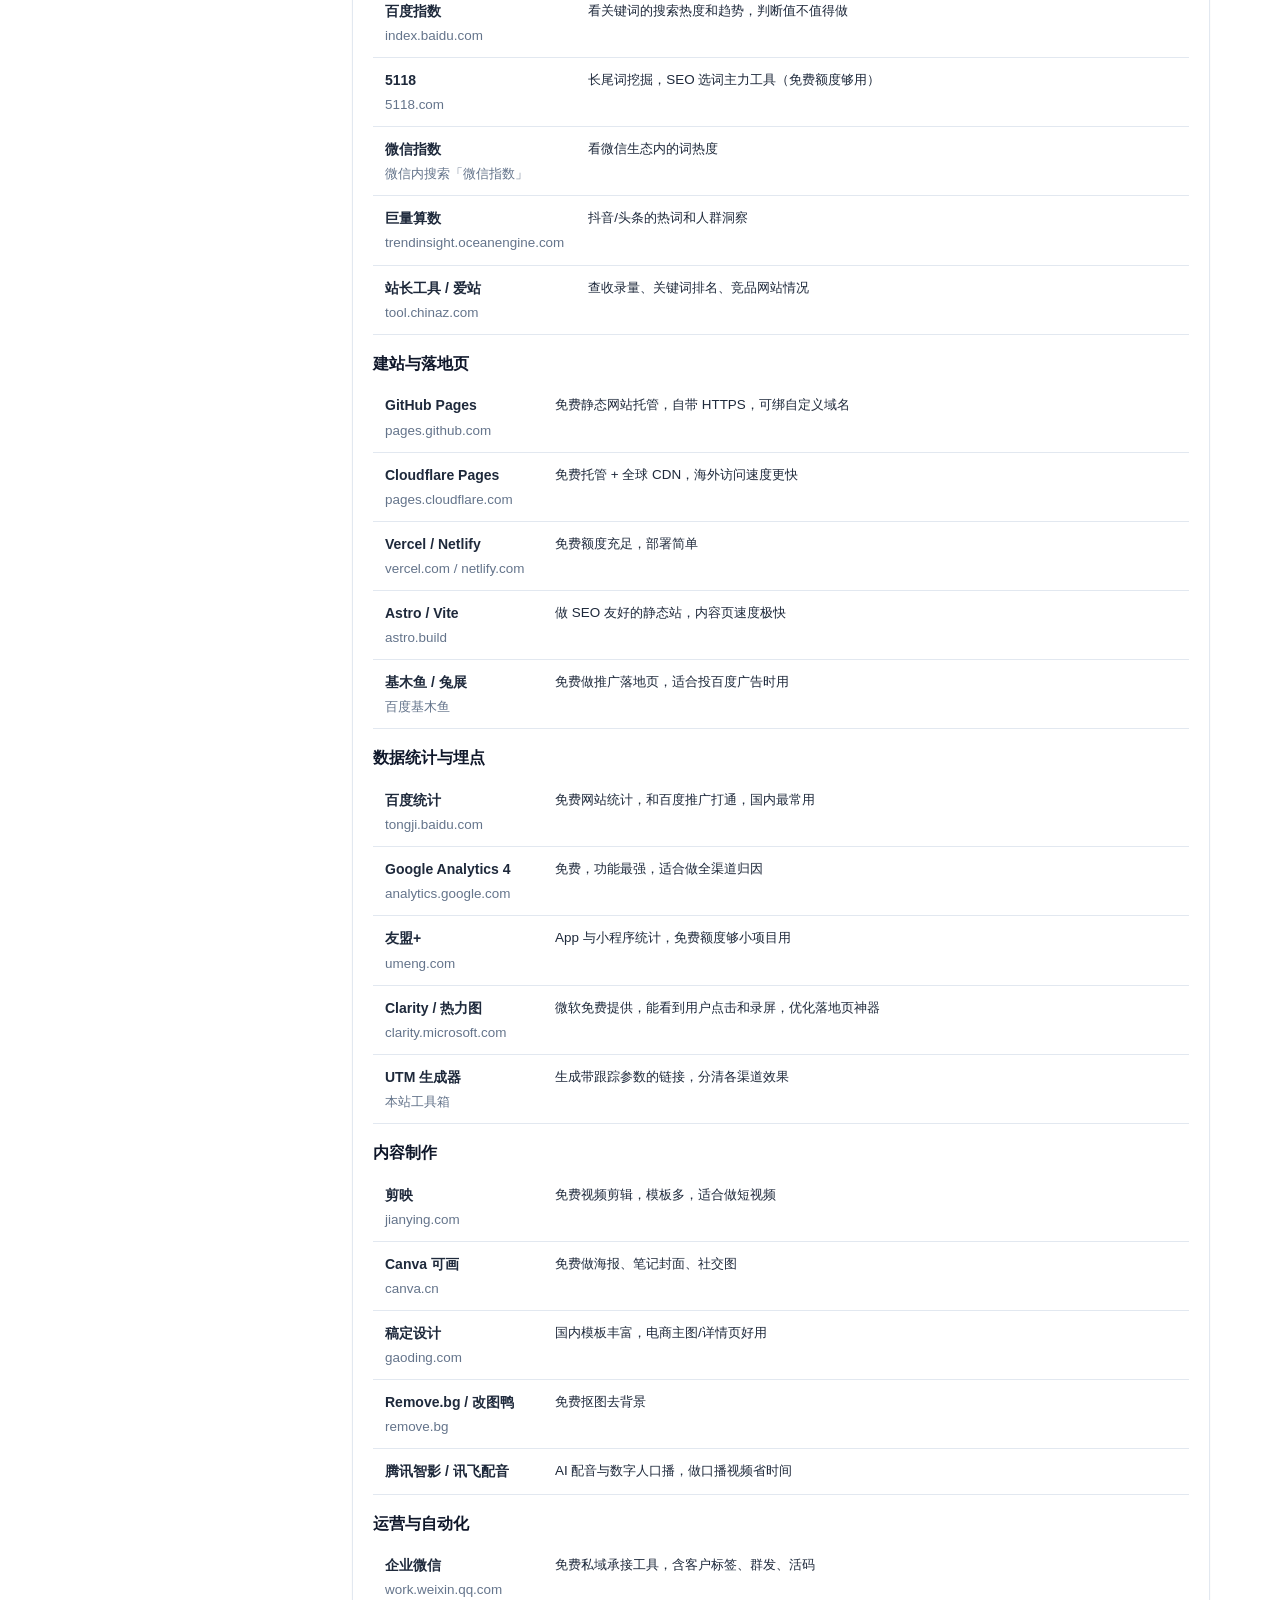
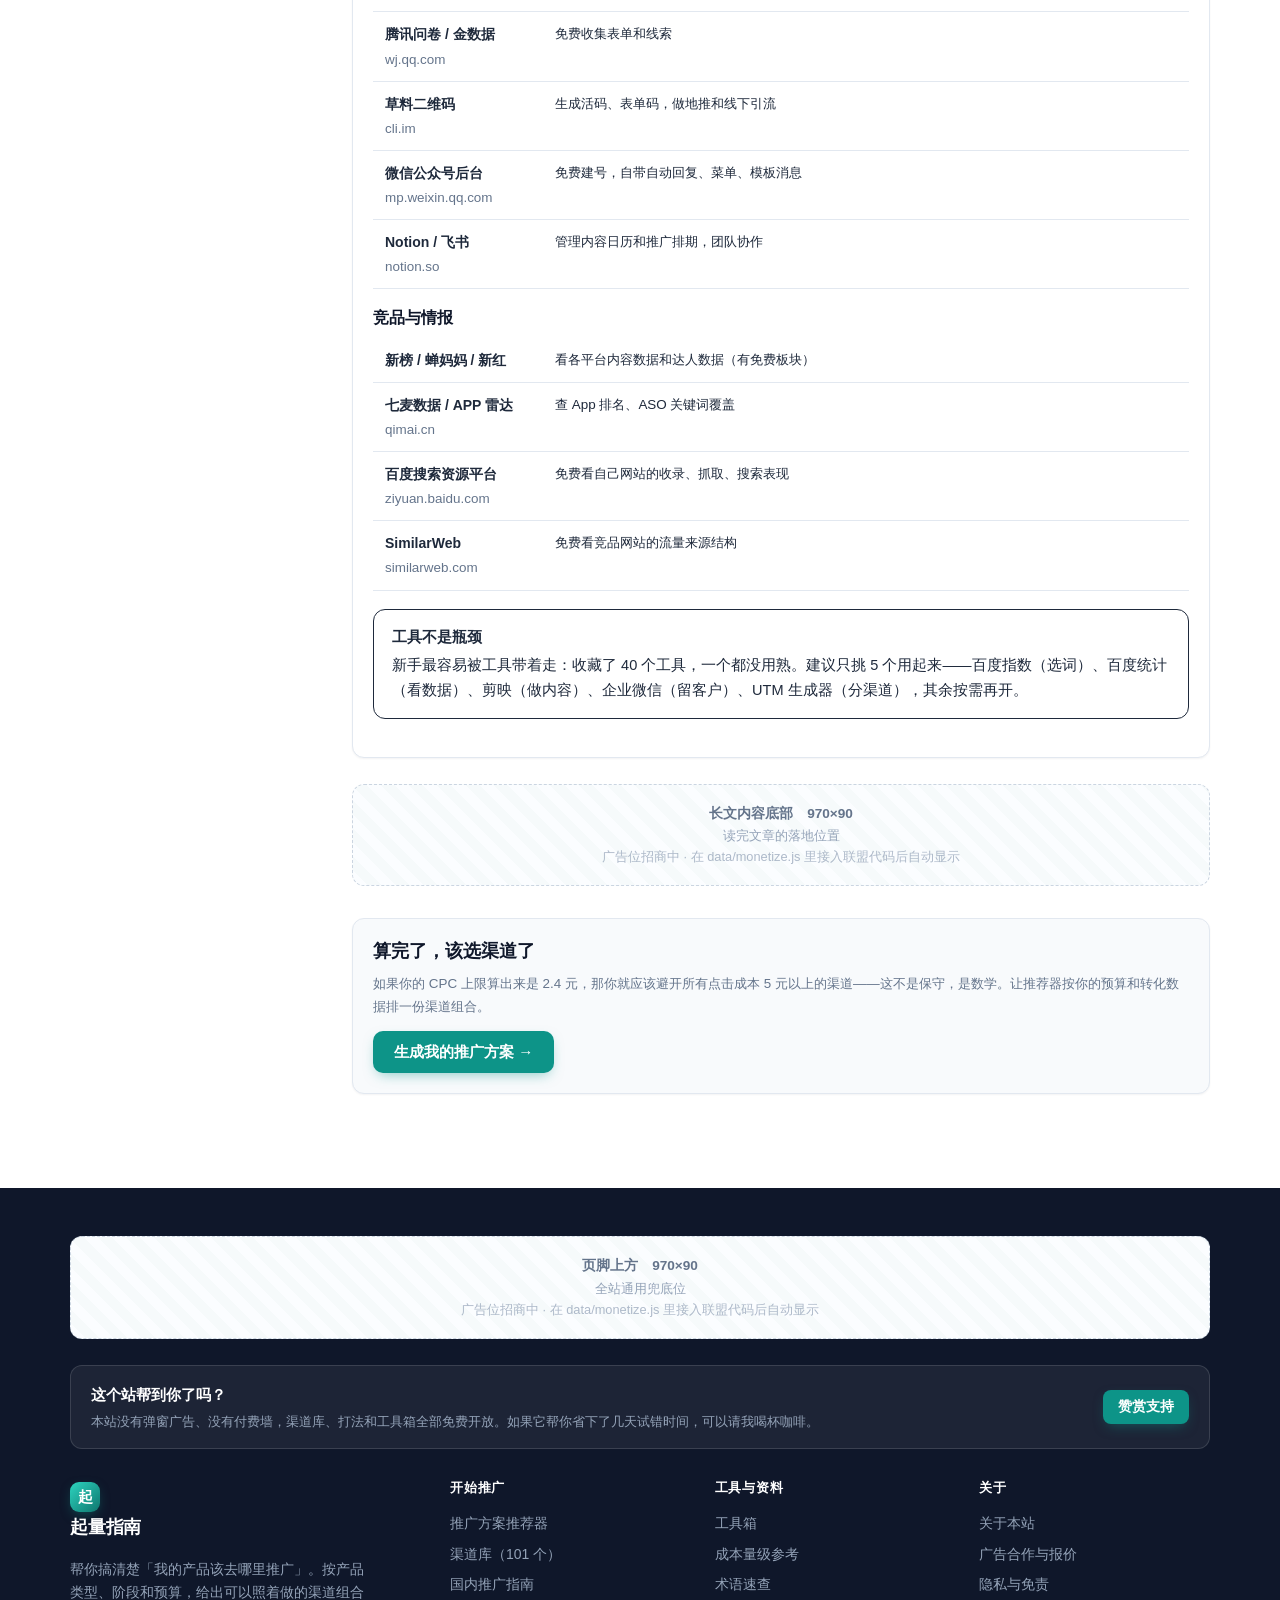
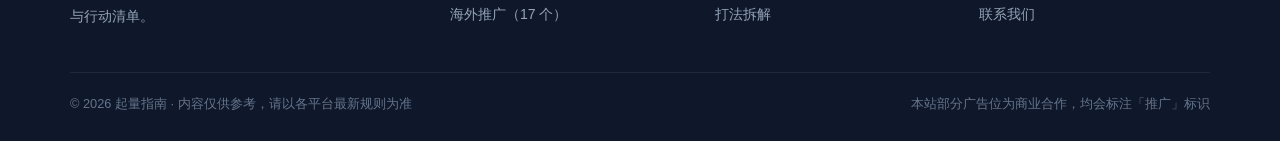
<file: tools.html>
<!DOCTYPE html>
<html lang="zh-CN">
<head>
<meta charset="utf-8">
<meta name="viewport" content="width=device-width,initial-scale=1">
<title>推广工具箱 — ROI 计算器、渠道优先级打分、UTM 生成器 | 起量指南</title>
<meta name="description" content="四个免费在线工具帮你算清楚推广这笔账：推广预算与 ROI 计算器（算出打平的点击成本上限）、渠道优先级打分表（按你的偏好给 101 个渠道排序）、UTM 链接生成器（分清各渠道效果）、成本量级参考表。">
<meta name="keywords" content="推广ROI计算器,推广预算计算,获客成本计算,UTM生成器,渠道优先级,推广成本参考">
<link rel="canonical" href="https://daniel-th666.github.io/qiliang-zhinan/tools.html">
<link rel="icon" href="data:image/svg+xml,%3Csvg xmlns='http://www.w3.org/2000/svg' viewBox='0 0 100 100'%3E%3Crect width='100' height='100' rx='24' fill='%230d9488'/%3E%3Ctext x='50' y='70' font-size='56' text-anchor='middle' fill='white' font-family='sans-serif'%3E%E8%B5%B7%3C/text%3E%3C/svg%3E">
<link rel="stylesheet" href="assets/css/style.css">
</head>
<body data-nav="tools.html">

<header id="siteHeader"></header>

<main>
  <section class="page-head">
    <div class="wrap">
      <div class="breadcrumb"><a href="index.html">首页</a> / 工具箱</div>
      <h1>工具箱：先把账算清楚，再开始花钱</h1>
      <p class="lede">绝大多数推广亏钱，不是因为渠道选错了，而是因为一开始就没算清楚「我能承受多贵的流量」。下面四个工具都不需要注册、不需要付费，数据也不会离开你的浏览器——算完关掉页面就行。</p>
      <div class="anchor-list">
        <a href="#roi">预算 &amp; ROI 计算器</a>
        <a href="#score">渠道优先级打分表</a>
        <a href="#utm">UTM 链接生成器</a>
        <a href="#prep">成本量级参考</a>
        <a href="#plan">30 天计划模板</a>
        <a href="#free">免费工具清单</a>
      </div>
    </div>
  </section>

  <section class="section-sm">
    <div class="wrap split">

      <aside>
        <div class="toc">
          <div class="toc-title">本页工具</div>
          <nav class="toc-nav">
            <a href="#roi" class="on">预算 &amp; ROI 计算器</a>
            <a href="#score">渠道优先级打分表</a>
            <a href="#utm">UTM 链接生成器</a>
            <a href="#prep">成本量级参考</a>
            <a href="#plan">30 天计划模板</a>
            <a href="#free">免费工具清单</a>
          </nav>
        </div>
        <div class="ad-slot ad-slot" data-slot="tools-side" style="margin-top:22px;min-height:250px"></div>
      </aside>

      <div>

        <!-- ============ ROI 计算器 ============ -->
        <div class="card" id="roi" style="scroll-margin-top:80px">
          <div class="eyebrow">工具 1 · 最该先算的一个</div>
          <h2 style="margin-top:6px">推广预算 &amp; ROI 计算器</h2>
          <p class="muted small">输入你的客单价和转化率，它会算出「你的点击成本最高不能超过多少钱」——也就是<strong>打平线</strong>。任何渠道的实际点击成本高于这条线，投得越多亏得越多。很多人是先投了钱才发现，其实从一开始就不可能赚。</p>

          <div class="form-row mb2">
            <div class="field mb0">
              <label>客单价 <span class="hint">元 / 单</span></label>
              <input type="number" id="r-price" value="299" min="0" step="1">
            </div>
            <div class="field mb0">
              <label>毛利率 <span class="hint">%</span></label>
              <input type="number" id="r-margin" value="70" min="0" max="100" step="1">
            </div>
            <div class="field mb0">
              <label>落地页转化率 <span class="hint">%</span></label>
              <input type="number" id="r-cvr" value="3" min="0" max="100" step="0.1">
            </div>
            <div class="field mb0">
              <label>实际点击成本 CPC <span class="hint">元</span></label>
              <input type="number" id="r-cpc" value="4" min="0" step="0.1">
            </div>
            <div class="field mb0">
              <label>计划投放预算 <span class="hint">元</span></label>
              <input type="number" id="r-budget" value="10000" min="0" step="100">
            </div>
            <div class="field mb0">
              <label>期望 ROI <span class="hint">毛利 ÷ 花费</span></label>
              <input type="number" id="r-target" value="3" min="0.1" step="0.5">
            </div>
          </div>

          <div class="grid g2" style="align-items:start">
            <div class="calc-out" id="r-out"></div>
            <div>
              <div id="r-verdict"></div>
              <div class="callout info" style="margin-top:14px">
                <b>三个数怎么来的</b>
                <p class="small" style="margin:8px 0 0">每带来 1 次点击的毛利 = 客单价 × 毛利率 × 转化率。<br>
                打平线（CPC 上限）= 客单价 × 毛利率 × 转化率。<br>
                想达到目标 ROI 的 CPC = 打平线 ÷ 目标 ROI。</p>
              </div>
              <p class="small muted mt2">不知道转化率填多少？行业常见值：工具类落地页 1%–3%，电商详情页 0.5%–2%，表单留资页 3%–10%，App 下载页 5%–15%。<strong>先按保守值算</strong>，跑出真实数据再回来重算。</p>
            </div>
          </div>
        </div>

        <!-- ============ 渠道优先级打分 ============ -->
        <div class="card mt3" id="score" style="scroll-margin-top:80px">
          <div class="eyebrow">工具 2 · 用你的标准排序</div>
          <h2 style="margin-top:6px">渠道优先级打分表</h2>
          <p class="muted small">同一个渠道对不同人价值完全不同。「省钱」「快见效果」「好上手」这三件事你更看重哪个？拖动下面的权重，量表会实时把渠道重排。它不替你做决定，但能让你看清自己的取舍。</p>

          <div class="form-row">
            <div class="field mb0">
              <label>我的产品类型 <span class="hint">可选</span></label>
              <select id="s-prod"></select>
            </div>
            <div class="field mb0">
              <label>省钱优先 <span class="hint" id="s-w1-v">3</span></label>
              <input type="range" id="s-w1" min="0" max="5" value="3" step="1" style="height:42px">
            </div>
            <div class="field mb0">
              <label>见效优先 <span class="hint" id="s-w2-v">3</span></label>
              <input type="range" id="s-w2" min="0" max="5" value="3" step="1" style="height:42px">
            </div>
            <div class="field mb0">
              <label>好上手优先 <span class="hint" id="s-w3-v">3</span></label>
              <input type="range" id="s-w3" min="0" max="5" value="3" step="1" style="height:42px">
            </div>
            <div class="field mb0">
              <label>地区 <span class="hint">可选</span></label>
              <select id="s-region">
                <option value="">国内 + 海外</option>
                <option value="cn" selected>只看国内</option>
                <option value="os">只看海外</option>
              </select>
            </div>
          </div>

          <div class="count-line mt2" id="s-count"></div>
          <div class="grid g2" id="s-list" style="gap:12px"></div>
          <div class="callout" style="margin-top:16px">
            <b>怎么看这个排名</b>把榜单前 3 名和你现在正在做的事对比一下。如果你花最多时间的渠道不在前 5 名里，说明你的时间分配和你的目标不自洽——这是最常见的浪费来源。
          </div>
        </div>

        <!-- ============ UTM 生成器 ============ -->
        <div class="card mt3" id="utm" style="scroll-margin-top:80px">
          <div class="eyebrow">工具 3 · 5 分钟能救回一个月的数据</div>
          <h2 style="margin-top:6px">UTM 链接生成器</h2>
          <p class="muted small">同一个网址发到知乎、微信群、抖音，在统计后台里会全部显示成「直接访问」——你根本分不清哪个渠道有用。给每个渠道的链接加几个尾巴，流量来源立刻就清楚了。所有工具里，这个的投入产出比最高。</p>

          <div class="form-row mb2">
            <div class="field mb0" style="grid-column:1/-1">
              <label>目标网址 <span class="hint">必填，含 https://</span></label>
              <input type="text" id="u-url" value="https://daniel-th666.github.io/qiliang-zhinan/">
            </div>
            <div class="field mb0">
              <label>来源 source <span class="hint">从哪来</span></label>
              <input type="text" id="u-source" value="zhihu" placeholder="zhihu / weixin / douyin">
            </div>
            <div class="field mb0">
              <label>媒介 medium <span class="hint">什么形式</span></label>
              <input type="text" id="u-medium" value="social" placeholder="social / cpc / email">
            </div>
            <div class="field mb0">
              <label>活动名 campaign <span class="hint">哪次推广</span></label>
              <input type="text" id="u-campaign" value="launch-2026q3" placeholder="summer-sale">
            </div>
            <div class="field mb0">
              <label>内容区分 content <span class="hint">可选，分素材</span></label>
              <input type="text" id="u-content" value="" placeholder="answer-01 / banner-a">
            </div>
          </div>

          <label style="display:block;font-weight:600;font-size:.93rem;margin-bottom:9px">生成结果</label>
          <div class="card" style="background:var(--bg-soft);border-style:dashed">
            <code id="u-out" style="font-size:.85rem;word-break:break-all;line-height:1.7;display:block"></code>
            <div class="flex gap1 mt2">
              <button class="btn btn-primary btn-sm" data-copy="#u-out">复制链接</button>
              <a class="btn btn-soft btn-sm" id="u-test" href="#" target="_blank" rel="noopener">打开测试</a>
            </div>
          </div>

          <h4 class="mt3">常用参数对照（照着抄就行）</h4>
          <div class="table-scroll">
            <table class="tbl">
              <thead><tr><th>渠道</th><th>source</th><th>medium</th><th>说明</th></tr></thead>
              <tbody>
                <tr><td>知乎</td><td>zhihu</td><td>social</td><td>回答里放链接，注意知乎对站外链接有限流，优先放个人主页</td></tr>
                <tr><td>微信公众号</td><td>weixin</td><td>social</td><td>文章内「阅读原文」和菜单栏分别用不同 content 区分</td></tr>
                <tr><td>微信群 / 朋友圈</td><td>weixin</td><td>social</td><td>用 content=group / moments 区分，能看出哪个转化更好</td></tr>
                <tr><td>小红书</td><td>xiaohongshu</td><td>social</td><td>平台不允许站外链接，通常放主页简介或评论区引导搜索</td></tr>
                <tr><td>抖音</td><td>douyin</td><td>social</td><td>主页链接 / 评论区置顶</td></tr>
                <tr><td>百度竞价</td><td>baidu</td><td>cpc</td><td>可在推广后台开自动标记，两套同时上更准</td></tr>
                <tr><td>信息流投放</td><td>bytedance / tencent</td><td>cpc</td><td>content 里写素材编号，用于对比不同素材</td></tr>
                <tr><td>EDM 邮件</td><td>newsletter</td><td>email</td><td>—</td></tr>
                <tr><td>B 站</td><td>bilibili</td><td>social</td><td>简介和评论区各一个链接分开统计</td></tr>
              </tbody>
            </table>
          </div>

          <div class="callout warn mt2">
            <b>三条命名纪律</b>
            <p class="small" style="margin:8px 0 0">① 全部用小写字母，不要用中文（中文会被转义成乱码，后台不好读）。<br>
            ② 同一个渠道每次都写同一个 source，别今天 zhihu 明天 Zhihu，否则后台会算成两个渠道。<br>
            ③ 改过参数的链接<b>必须重新生成</b>，手改容易漏字符。</p>
          </div>
        </div>

        <!-- ============ 成本量级参考 ============ -->
        <div class="card mt3" id="prep" style="scroll-margin-top:80px">
          <div class="eyebrow">参考资料 · 判断报价是否合理</div>
          <h2 style="margin-top:6px">推广成本量级参考表</h2>
          <p class="muted small">找代运营或达人合作时，最怕对方报价你没法判断。下面这张表给你一个大致范围，用来识别「明显离谱」的报价。</p>
          <div class="callout warn" id="prep-note"></div>
          <div class="table-scroll mt2">
            <table class="tbl">
              <thead><tr><th>渠道 / 方式</th><th>计费单位</th><th>常见区间</th><th>备注</th></tr></thead>
              <tbody id="prep-rows"></tbody>
            </table>
          </div>
        </div>

        <!-- ============ 30 天计划模板 ============ -->
        <div class="card mt3" id="plan" style="scroll-margin-top:80px">
          <div class="eyebrow">模板 · 直接照着排</div>
          <h2 style="margin-top:6px">30 天推广计划模板</h2>
          <p class="muted small">大部分人的推广之所以没结果，是因为一直在「做渠道」而不是「按顺序做事」。这四周的顺序不要打乱：先有数据基础，再用免费渠道验证需求，然后花小钱测渠道，最后才放大。</p>
          <div id="plan-list" class="mt2"></div>
          <div class="callout brand">
            <b>一条铁律</b>第 4 周之前不要放大任何渠道。前 3 周的任务是「找出哪个渠道划算」，不是「把量做上去」。前 3 周烧掉的钱，如果连一个可复制的规律都没跑出来，那笔钱就是纯损失。
          </div>
        </div>

        <!-- ============ 免费工具清单 ============ -->
        <div class="card mt3" id="free" style="scroll-margin-top:80px">
          <div class="eyebrow">资料 · 全部免费</div>
          <h2 style="margin-top:6px">推广必备的免费工具清单</h2>
          <p class="muted small">下面这些工具的基础版都免费，覆盖了「选词 → 建站 → 统计 → 做内容 → 运营 → 看竞品」的完整流程。先别买任何付费工具，免费额度撑过冷启动阶段完全够用。</p>
          <div id="free-list" class="mt2"></div>
          <div class="callout">
            <b>工具不是瓶颈</b>新手最容易被工具带着走：收藏了 40 个工具，一个都没用熟。建议只挑 5 个用起来——百度指数（选词）、百度统计（看数据）、剪映（做内容）、企业微信（留客户）、UTM 生成器（分渠道），其余按需再开。
          </div>
        </div>

        <div class="ad-slot ad-slot-inline" data-slot="article-bottom"></div>

        <div class="card mt3" style="background:var(--bg-soft)">
          <h3>算完了，该选渠道了</h3>
          <p class="small muted">如果你的 CPC 上限算出来是 2.4 元，那你就应该避开所有点击成本 5 元以上的渠道——这不是保守，是数学。让推荐器按你的预算和转化数据排一份渠道组合。</p>
          <a class="btn btn-primary" href="recommend.html">生成我的推广方案 →</a>
        </div>

      </div>
    </div>
  </section>
</main>

<footer id="siteFooter"></footer>
<div id="siteDrawer"></div>

<script src="data/meta.js"></script>
<script src="data/channels.js"></script>
<script src="data/playbooks.js"></script>
<script src="data/cases.js"></script>
<script src="data/tools.js"></script>
<script src="data/monetize.js"></script>
<script src="assets/js/app.js"></script>
<script src="assets/js/components.js"></script>
<script src="assets/js/recommend.js"></script>
<script>
document.addEventListener('DOMContentLoaded', function () {
  var esc = QL.esc, $ = QL.$;

  /* ============ 1. ROI 计算器 ============ */
  function num(id, def) {
    var v = parseFloat($(id).value);
    return isNaN(v) ? (def || 0) : v;
  }
  function fmt(n, d) {
    d = d == null ? 0 : d;
    if (!isFinite(n)) return '—';
    return n.toLocaleString('zh-CN', { minimumFractionDigits: d, maximumFractionDigits: d });
  }
  function calcRoi() {
    var price = num('#r-price'), margin = num('#r-margin'), cvr = num('#r-cvr'),
        cpc = num('#r-cpc'), budget = num('#r-budget'), target = num('#r-target', 1);
    var beCPC = price * (margin / 100) * (cvr / 100);          // 打平 CPC
    var maxCPC = target > 0 ? beCPC / target : beCPC;          // 按目标 ROI 的 CPC
    var clicks = cpc > 0 ? budget / cpc : 0;
    var orders = clicks * (cvr / 100);
    var revenue = orders * price;
    var profit = revenue * (margin / 100);
    var roi = budget > 0 ? profit / budget : 0;
    var roas = budget > 0 ? revenue / budget : 0;

    $('#r-out').innerHTML =
      '<div class="row"><span>预计点击次数</span><b>' + fmt(clicks) + '</b></div>' +
      '<div class="row"><span>预计成交单数</span><b>' + fmt(orders, 1) + '</b></div>' +
      '<div class="row"><span>预计销售额</span><b>¥' + fmt(revenue) + '</b></div>' +
      '<div class="row"><span>预计毛利</span><b>' + fmt(profit) + '</b></div>' +
      '<div class="row"><span>广告花费</span><b style="color:#e2e8f0">¥' + fmt(budget) + '</b></div>' +
      '<div class="row"><span>ROI（毛利 ÷ 花费）</span><b class="' + (roi < 1 ? 'bad' : '') + '">' + fmt(roi, 2) + '</b></div>' +
      '<div class="row"><span>ROAS（销售额 ÷ 花费）</span><b class="' + (roas < 1 ? 'bad' : '') + '">' + fmt(roas, 2) + '</b></div>' +
      '<div class="row"><span>打平线：CPC 最高值</span><b>¥' + fmt(beCPC, 2) + '</b></div>' +
      '<div class="row"><span>达到 ROI ' + fmt(target, 1) + ' 的 CPC</span><b>¥' + fmt(maxCPC, 2) + '</b></div>';

    var v;
    if (beCPC <= 0) {
      v = '<div class="callout warn"><b>先补齐数据</b>客单价、毛利率或转化率有一项是 0，算不出打平线。至少要有一个大概的转化率估计（可以先按 1% 保守估）。</div>';
    } else if (cpc > beCPC) {
      v = '<div class="callout danger"><b>这个价格是亏的</b>你的实际 CPC 是 ¥' + fmt(cpc, 2) +
          '，但打平线只有 ¥' + fmt(beCPC, 2) + '，每点一次亏 ¥' + fmt(cpc - beCPC, 2) +
          '。只要 CPC 降不到打平线以下，投得越多亏得越多。<b>先别加预算</b>，去做这三件事：改落地页把转化率提上去、换更精准的关键词/人群把 CPC 降下来、或者换成本更低的渠道。</div>';
    } else if (cpc > maxCPC) {
      v = '<div class="callout warn"><b>能赚，但达不到目标 ROI</b>当前 ROI 约 ' + fmt(roi, 2) +
          '，还没到你期望的 ' + fmt(target, 1) + '。原因是 CPC ¥' + fmt(cpc, 2) + ' 高于「ROI ' + fmt(target, 1) +
          ' 对应的上限」¥' + fmt(maxCPC, 2) + '。要么把 CPC 压到 ¥' + fmt(maxCPC, 2) +
          ' 以内，要么接受这个 ROI 继续跑。转化率每提升 1 个百分点，打平线就会明显上移——优化落地页通常比谈价格有效。</div>';
    } else {
      v = '<div class="callout ok"><b>算得过来</b>CPC ¥' + fmt(cpc, 2) + ' 低于打平线 ¥' + fmt(beCPC, 2) +
          '，也低于目标 ROI 对应的上限 ¥' + fmt(maxCPC, 2) + '。这个渠道值得放量测试。注意：这里用的是你填的转化率，' +
          '真实数据跑出来后要回来重算一次——很多人亏钱是因为用「预期转化率」而不是「实测转化率」做决策。</div>';
    }
    $('#r-verdict').innerHTML = v;
  }
  ['#r-price', '#r-margin', '#r-cvr', '#r-cpc', '#r-budget', '#r-target'].forEach(function (s) {
    var el = $(s);
    if (el) el.addEventListener('input', calcRoi);
  });
  calcRoi();

  /* ============ 2. 渠道优先级打分表 ============ */
  $('#s-prod').innerHTML = '<option value="">不限（全部产品）</option>' +
    QL.products.map(function (p) { return '<option value="' + p.id + '">' + p.emo + ' ' + esc(p.name) + '</option>'; }).join('');

  var pal = function (i) {
    var hues = [174, 190, 158, 205, 142, 218, 130, 232, 118, 244, 106, 256];
    return 'hsl(' + hues[i % hues.length] + ' 62% ' + (38 + (i % 4) * 6) + '%)';
  };

  function scoreRun() {
    var w1 = +$('#s-w1').value, w2 = +$('#s-w2').value, w3 = +$('#s-w3').value;
    var prod = $('#s-prod').value, region = $('#s-region').value;
    $('#s-w1-v').textContent = w1; $('#s-w2-v').textContent = w2; $('#s-w3-v').textContent = w3;

    var max = (w1 + w2 + w3) * 5 || 1;
    var rows = (QL.channels || []).filter(function (c) {
      if (region && c.region !== region) return false;
      return true;
    }).map(function (c) {
      var raw = w1 * (6 - c.cost) + w2 * c.speed + w3 * (6 - c.difficulty);
      var score = raw / max * 100;
      var fit = prod && (c.fit || []).indexOf(prod) > -1;
      if (fit) score = Math.min(100, score * 1.25);   // 与所选产品匹配的加权
      return { ch: c, score: score, fit: !!fit };
    }).sort(function (a, b) {
      return b.score - a.score || a.ch.cost - b.ch.cost || b.ch.speed - a.ch.speed;
    });

    var top = rows.slice(0, 12);
    $('#s-count').innerHTML = '在 <b>' + rows.length + '</b> 个渠道中，按你当前的权重，最适合先做的是下面这 12 个。' +
      (w1 + w2 + w3 === 0 ? '　<b style="color:#dc2626">（三个权重都是 0，结果没有意义，请至少拖动一个滑块）</b>' : '');

    $('#s-list').innerHTML = top.map(function (r, i) {
      var c = r.ch;
      var cls = i === 0 ? 'p1' : (i < 4 ? 'p2' : 'p3');
      return '<div class="rank-item ' + cls + '" style="padding:14px 16px">' +
        '<div class="rank-top">' +
          '<span class="rank-no" style="width:24px;height:24px;font-size:.78rem">' + (i + 1) + '</span>' +
          '<h4 style="font-size:.96rem">' + QL.cemo(c.cat) + ' ' + esc(c.name) + '</h4>' +
          '<span class="rank-score">' + Math.round(r.score) + ' 分</span>' +
        '</div>' +
        '<div class="bar-alloc" style="height:6px;margin:10px 0 8px"><i style="width:' + Math.round(r.score) + '%;background:' + pal(i) + '"></i></div>' +
        '<div class="tag-row">' + QL.priceTag(c.price) +
          (r.fit ? QL.tag('匹配你的产品', 'tag-brand') : '') +
          QL.tag('成本 ' + c.cost + '/5') + QL.tag('见效 ' + c.speed + '/5') + QL.tag('难度 ' + c.difficulty + '/5') + '</div>' +
        '<div class="mt1"><button class="btn btn-ghost btn-sm" data-ch="' + esc(c.id) + '">看怎么做 →</button></div>' +
      '</div>';
    }).join('');
  }
  ['#s-w1', '#s-w2', '#s-w3', '#s-prod', '#s-region'].forEach(function (s) {
    var el = $(s);
    if (el) el.addEventListener('input', scoreRun);
    if (el) el.addEventListener('change', scoreRun);
  });
  scoreRun();

  /* ============ 3. UTM 生成器 ============ */
  function buildUtm() {
    var url = $('#u-url').value.trim();
    var parts = [];
    [['utm_source', '#u-source'], ['utm_medium', '#u-medium'], ['utm_campaign', '#u-campaign'], ['utm_content', '#u-content']]
      .forEach(function (p) {
        var v = $(p[1]).value.trim();
        if (v) parts.push(p[0] + '=' + encodeURIComponent(v.toLowerCase().replace(/\s+/g, '-')));
      });
    if (!url) { $('#u-out').textContent = '请先填写目标网址'; $('#u-test').setAttribute('href', '#'); return; }
    if (!parts.length) { $('#u-out').textContent = url; $('#u-test').setAttribute('href', url); return; }
    var full = url + (url.indexOf('?') > -1 ? '&' : '?') + parts.join('&');
    $('#u-out').textContent = full;
    $('#u-test').setAttribute('href', full);
  }
  ['#u-url', '#u-source', '#u-medium', '#u-campaign', '#u-content'].forEach(function (s) {
    var el = $(s);
    if (el) el.addEventListener('input', buildUtm);
  });
  buildUtm();

  /* ============ 4. 成本量级参考 ============ */
  if (QL.costRef) {
    $('#prep-note').innerHTML = '<b>怎么用这张表</b>' + esc(QL.costRef.note);
    $('#prep-rows').innerHTML = QL.costRef.rows.map(function (r) {
      return '<tr><td><b>' + esc(r.ch) + '</b></td><td>' + esc(r.unit) + '</td>' +
             '<td class="nowrap" style="color:var(--brand-700);font-weight:600">' + esc(r.range) + '</td>' +
             '<td class="small">' + esc(r.note) + '</td></tr>';
    }).join('');
  }

  /* ============ 5. 30 天计划模板 ============ */
  if (QL.planWeeks) {
    $('#plan-list').innerHTML = QL.planWeeks.map(function (w) {
      return '<div class="plan-block"><div class="plan-week">' +
        '<h4><span class="wk">' + esc(w.wk) + '</span>' + esc(w.title) + '</h4>' +
        '<p class="small muted" style="margin:0 0 6px">本周目标：' + esc(w.goal) + '</p>' +
        '<p class="small" style="margin:0">' + esc(w.detail || '') + '</p>' +
      '</div></div>';
    }).join('');
  }

  /* ============ 6. 免费工具清单 ============ */
  if (QL.freeTools) {
    $('#free-list').innerHTML = QL.freeTools.map(function (g) {
      return '<h4 style="margin-top:18px">' + esc(g.g) + '</h4>' +
        '<div class="table-scroll"><table class="tbl">' +
        g.items.map(function (it) {
          return '<tr><td style="width:170px"><b>' + esc(it.n) + '</b>' +
            (it.u ? '<br><span class="small muted">' + esc(it.u) + '</span>' : '') + '</td>' +
            '<td class="small">' + esc(it.d) + '</td></tr>';
        }).join('') + '</table></div>';
    }).join('');
  }

  /* 首屏锚点滚动 */
  if (location.hash) setTimeout(function () {
    var t = document.getElementById(location.hash.slice(1));
    if (t) t.scrollIntoView({ behavior: 'smooth', block: 'start' });
  }, 200);
});
</script>
</body>
</html>
</file>
<file: assets/css/style.css>
/* ==========================================================================
   起量指南 — 全站样式（单文件设计系统）
   纯静态、零依赖。改颜色只需要动下面的 :root 变量。
   ========================================================================== */

:root {
  /* 主色：青绿 */
  --brand-50:  #f0fdfa;
  --brand-100: #ccfbf1;
  --brand-200: #99f6e4;
  --brand-300: #5eead4;
  --brand-400: #2dd4bf;
  --brand-500: #14b8a6;
  --brand-600: #0d9488;
  --brand-700: #0f766e;
  --brand-800: #115e59;
  --brand-900: #134e4a;

  /* 中性色 */
  --ink-900: #0f172a;
  --ink-800: #1e293b;
  --ink-700: #334155;
  --ink-600: #475569;
  --ink-500: #64748b;
  --ink-400: #94a3b8;
  --ink-300: #cbd5e1;
  --ink-200: #e2e8f0;
  --ink-100: #f1f5f9;
  --ink-50:  #f8fafc;

  /* 语义色 */
  --warn: #d97706;
  --warn-bg: #fffbeb;
  --danger: #dc2626;
  --danger-bg: #fef2f2;
  --info: #2563eb;
  --info-bg: #eff6ff;
  --ok: #059669;
  --ok-bg: #ecfdf5;
  --violet: #7c3aed;
  --violet-bg: #f5f3ff;

  --bg: #ffffff;
  --bg-soft: var(--ink-50);
  --border: var(--ink-200);
  --text: var(--ink-800);
  --text-soft: var(--ink-500);

  --radius-sm: 8px;
  --radius: 12px;
  --radius-lg: 18px;
  --shadow-xs: 0 1px 2px rgba(15, 23, 42, .05);
  --shadow-sm: 0 1px 3px rgba(15, 23, 42, .07), 0 1px 2px rgba(15, 23, 42, .04);
  --shadow-md: 0 6px 18px -6px rgba(15, 23, 42, .14), 0 2px 6px rgba(15, 23, 42, .05);
  --shadow-lg: 0 18px 40px -14px rgba(15, 23, 42, .22), 0 4px 12px rgba(15, 23, 42, .06);
  --maxw: 1180px;
  --font: -apple-system, BlinkMacSystemFont, "Segoe UI", "PingFang SC",
          "Hiragino Sans GB", "Microsoft YaHei", "Source Han Sans SC",
          "Noto Sans CJK SC", Roboto, Helvetica, Arial, sans-serif;
  --mono: ui-monospace, SFMono-Regular, Menlo, Consolas, "Liberation Mono", monospace;
}

* { box-sizing: border-box; }

html { scroll-behavior: smooth; -webkit-text-size-adjust: 100%; }

body {
  margin: 0;
  font-family: var(--font);
  font-size: 15.5px;
  line-height: 1.72;
  color: var(--text);
  background: var(--bg);
  -webkit-font-smoothing: antialiased;
}

img { max-width: 100%; display: block; }
a { color: var(--brand-700); text-decoration: none; }
a:hover { color: var(--brand-600); }

h1, h2, h3, h4, h5 { color: var(--ink-900); margin: 0 0 .6em; line-height: 1.32; font-weight: 700; }
h1 { font-size: 2.1rem; letter-spacing: -.02em; }
h2 { font-size: 1.5rem; letter-spacing: -.01em; }
h3 { font-size: 1.15rem; }
h4 { font-size: 1rem; }
p { margin: 0 0 1em; }
ul, ol { margin: 0 0 1em; padding-left: 1.25em; }
li { margin-bottom: .35em; }
hr { border: 0; border-top: 1px solid var(--border); margin: 2rem 0; }
code { font-family: var(--mono); font-size: .88em; background: var(--ink-100); padding: .12em .4em; border-radius: 5px; }

/* ---------- Layout ---------- */
.wrap { width: 100%; max-width: var(--maxw); margin: 0 auto; padding: 0 20px; }
.section { padding: 56px 0; }
.section-sm { padding: 34px 0; }
.section-tint { background: var(--bg-soft); border-top: 1px solid var(--border); border-bottom: 1px solid var(--border); }
.grid { display: grid; gap: 18px; }
.g2 { grid-template-columns: repeat(2, minmax(0, 1fr)); }
.g3 { grid-template-columns: repeat(3, minmax(0, 1fr)); }
.g4 { grid-template-columns: repeat(4, minmax(0, 1fr)); }
.split { display: grid; grid-template-columns: 250px minmax(0, 1fr); gap: 32px; align-items: start; }

/* ---------- Header ---------- */
.site-header {
  position: sticky; top: 0; z-index: 60;
  background: rgba(255, 255, 255, .88);
  backdrop-filter: saturate(180%) blur(12px);
  border-bottom: 1px solid var(--border);
}
.header-inner { display: flex; align-items: center; gap: 18px; height: 62px; }
.logo { display: flex; align-items: center; gap: 9px; font-weight: 800; font-size: 1.12rem; color: var(--ink-900); letter-spacing: -.01em; flex: none; }
.logo:hover { color: var(--ink-900); }
.logo-mark {
  width: 30px; height: 30px; border-radius: 9px; flex: none;
  background: linear-gradient(135deg, var(--brand-400), var(--brand-700));
  display: grid; place-items: center; color: #fff; font-size: 15px; font-weight: 800;
  box-shadow: 0 4px 12px -3px rgba(13, 148, 136, .5);
}
.logo small { display: block; font-size: .68rem; font-weight: 500; color: var(--ink-400); letter-spacing: .04em; margin-top: -4px; }

.nav { display: flex; align-items: center; gap: 2px; margin-left: 8px; }
.nav a {
  padding: 7px 11px; border-radius: var(--radius-sm); font-size: .925rem;
  color: var(--ink-600); font-weight: 500; white-space: nowrap;
}
.nav a:hover { background: var(--ink-100); color: var(--ink-900); }
.nav a.on { color: var(--brand-700); background: var(--brand-50); font-weight: 600; }
.header-right { margin-left: auto; display: flex; align-items: center; gap: 10px; }

/* ---------- Search ---------- */
.search-box { position: relative; }
.search-box input {
  width: 208px; height: 36px; padding: 0 12px 0 34px;
  border: 1px solid var(--border); border-radius: 999px; background: var(--ink-50);
  font-family: inherit; font-size: .875rem; color: var(--text); outline: none;
  transition: .18s;
}
.search-box input:focus { width: 268px; background: #fff; border-color: var(--brand-400); box-shadow: 0 0 0 3px var(--brand-50); }
.search-box .si { position: absolute; left: 11px; top: 50%; transform: translateY(-50%); color: var(--ink-400); pointer-events: none; font-size: 14px; }
.search-drop {
  position: absolute; top: 44px; right: 0; width: 400px; max-height: 420px; overflow: auto;
  background: #fff; border: 1px solid var(--border); border-radius: var(--radius);
  box-shadow: var(--shadow-lg); padding: 6px; display: none; z-index: 70;
}
.search-drop.open { display: block; }
.search-drop .sd-group { font-size: .72rem; font-weight: 700; color: var(--ink-400); letter-spacing: .06em; padding: 8px 10px 4px; }
.search-drop a { display: block; padding: 8px 10px; border-radius: var(--radius-sm); color: var(--ink-800); font-size: .9rem; }
.search-drop a:hover { background: var(--brand-50); color: var(--brand-800); }
.search-drop a span { display: block; font-size: .78rem; color: var(--ink-400); line-height: 1.5; margin-top: 1px; }
.search-drop .sd-empty { padding: 18px 12px; color: var(--ink-400); font-size: .875rem; text-align: center; }

.menu-btn { display: none; width: 38px; height: 36px; border: 1px solid var(--border); background: #fff; border-radius: var(--radius-sm); cursor: pointer; color: var(--ink-700); font-size: 17px; }

/* ---------- Buttons ---------- */
.btn {
  display: inline-flex; align-items: center; justify-content: center; gap: 7px;
  height: 42px; padding: 0 20px; border-radius: 10px;
  font-family: inherit; font-size: .94rem; font-weight: 600;
  border: 1px solid transparent; cursor: pointer; transition: .16s; white-space: nowrap;
}
.btn-primary { background: var(--brand-600); color: #fff; box-shadow: 0 5px 14px -5px rgba(13, 148, 136, .55); }
.btn-primary:hover { background: var(--brand-700); color: #fff; transform: translateY(-1px); }
.btn-ghost { background: #fff; color: var(--ink-700); border-color: var(--border); }
.btn-ghost:hover { border-color: var(--brand-400); color: var(--brand-700); background: var(--brand-50); }
.btn-soft { background: var(--brand-50); color: var(--brand-700); border-color: var(--brand-100); }
.btn-soft:hover { background: var(--brand-100); color: var(--brand-800); }
.btn-sm { height: 34px; padding: 0 14px; font-size: .86rem; border-radius: 8px; }
.btn-lg { height: 50px; padding: 0 28px; font-size: 1rem; }
.btn-block { width: 100%; }
.btn:disabled { opacity: .45; cursor: not-allowed; transform: none; }

/* ---------- Hero ---------- */
.hero {
  padding: 68px 0 58px;
  background:
    radial-gradient(900px 340px at 12% -10%, var(--brand-50), transparent 62%),
    radial-gradient(700px 300px at 92% 0%, #ecfeff, transparent 58%);
  border-bottom: 1px solid var(--border);
}
.hero-grid { display: grid; grid-template-columns: 1.08fr .92fr; gap: 46px; align-items: center; }
.hero h1 { font-size: 2.6rem; line-height: 1.2; margin-bottom: 16px; }
.hero h1 em { font-style: normal; color: var(--brand-600); }
.hero .lede { font-size: 1.06rem; color: var(--ink-600); max-width: 560px; margin-bottom: 26px; }
.hero-cta { display: flex; gap: 12px; flex-wrap: wrap; align-items: center; }
.hero-note { font-size: .84rem; color: var(--ink-400); margin-top: 14px; }
.hero-stats { display: flex; gap: 28px; margin-top: 34px; padding-top: 24px; border-top: 1px dashed var(--ink-200); }
.hero-stats b { display: block; font-size: 1.45rem; color: var(--brand-700); line-height: 1.2; }
.hero-stats span { font-size: .8rem; color: var(--ink-500); }

.hero-card {
  background: #fff; border: 1px solid var(--border); border-radius: var(--radius-lg);
  box-shadow: var(--shadow-lg); padding: 22px;
}
.hero-card .hc-title { font-size: .78rem; font-weight: 700; color: var(--ink-400); letter-spacing: .08em; margin-bottom: 14px; }
.step-mini { display: flex; gap: 11px; align-items: flex-start; padding: 9px 0; }
.step-mini .n {
  width: 24px; height: 24px; border-radius: 7px; flex: none; margin-top: 2px;
  background: var(--brand-50); color: var(--brand-700); border: 1px solid var(--brand-100);
  display: grid; place-items: center; font-size: .78rem; font-weight: 700;
}
.step-mini b { font-size: .91rem; color: var(--ink-800); display: block; }
.step-mini p { margin: 0; font-size: .82rem; color: var(--ink-500); line-height: 1.55; }

/* ---------- Cards ---------- */
.card {
  background: #fff; border: 1px solid var(--border); border-radius: var(--radius);
  padding: 20px; box-shadow: var(--shadow-xs); transition: .18s;
}
.card.hoverable:hover { border-color: var(--brand-300); box-shadow: var(--shadow-md); transform: translateY(-2px); }
.card h3 { margin-bottom: 8px; }
.card p:last-child { margin-bottom: 0; }
.card-ico {
  width: 38px; height: 38px; border-radius: 10px; display: grid; place-items: center;
  font-size: 19px; margin-bottom: 12px; background: var(--brand-50); color: var(--brand-700);
}
.card-link { display: block; color: inherit; }
.card-link:hover { color: inherit; }
.card-link:hover h3 { color: var(--brand-700); }

/* ---------- Tags / Badges ---------- */
.tag {
  display: inline-flex; align-items: center; gap: 4px;
  font-size: .74rem; font-weight: 600; padding: 2px 8px; border-radius: 999px;
  background: var(--ink-100); color: var(--ink-600); line-height: 1.7; white-space: nowrap;
}
.tag-brand { background: var(--brand-50); color: var(--brand-700); border: 1px solid var(--brand-100); }
.tag-free { background: var(--ok-bg); color: var(--ok); }
.tag-paid { background: var(--warn-bg); color: var(--warn); }
.tag-mixed { background: var(--violet-bg); color: var(--violet); }
.tag-cn { background: #fef2f2; color: #b91c1c; }
.tag-os { background: var(--info-bg); color: var(--info); }
.tag-soon { background: var(--ink-100); color: var(--ink-400); }
.tag-sponsor { background: linear-gradient(135deg, #fef3c7, #fde68a); color: #92400e; }
.tag-row { display: flex; flex-wrap: wrap; gap: 6px; }

/* ---------- Meter ---------- */
.meters { display: grid; grid-template-columns: repeat(3, 1fr); gap: 10px; margin: 14px 0; }
.meter label { display: block; font-size: .72rem; color: var(--ink-400); margin-bottom: 3px; }
.dots { display: flex; gap: 3px; }
.dots i { width: 100%; height: 5px; border-radius: 3px; background: var(--ink-200); flex: 1; }
.dots i.f1 { background: var(--brand-300); }
.dots i.f2 { background: var(--brand-500); }
.dots i.f3 { background: var(--brand-600); }
.dots i.f4 { background: var(--brand-700); }
.dots i.f5 { background: var(--brand-800); }

/* ---------- Forms ---------- */
.field { margin-bottom: 20px; }
.field > label { display: block; font-weight: 600; font-size: .93rem; color: var(--ink-800); margin-bottom: 9px; }
.field .hint { font-size: .8rem; color: var(--ink-400); font-weight: 400; margin-left: 6px; }
.chips { display: flex; flex-wrap: wrap; gap: 8px; }
.chip {
  display: inline-flex; align-items: center; gap: 6px;
  padding: 9px 14px; border: 1px solid var(--border); background: #fff;
  border-radius: 10px; cursor: pointer; font-size: .9rem; color: var(--ink-700);
  font-family: inherit; transition: .14s; text-align: left; line-height: 1.4;
}
.chip:hover { border-color: var(--brand-400); color: var(--brand-700); background: var(--brand-50); }
.chip.on { border-color: var(--brand-600); background: var(--brand-50); color: var(--brand-800); font-weight: 600; box-shadow: 0 0 0 2px var(--brand-50); }
.chip small { display: block; font-size: .74rem; color: var(--ink-400); font-weight: 400; }
.chip.on small { color: var(--brand-600); }
.chip .emo { font-size: 1.05rem; }

input[type=text], input[type=number], input[type=url], select, textarea {
  width: 100%; height: 42px; padding: 0 12px; font-family: inherit; font-size: .93rem;
  border: 1px solid var(--border); border-radius: var(--radius-sm); background: #fff;
  color: var(--text); outline: none; transition: .16s;
}
textarea { height: auto; padding: 10px 12px; resize: vertical; line-height: 1.6; }
input:focus, select:focus, textarea:focus { border-color: var(--brand-400); box-shadow: 0 0 0 3px var(--brand-50); }
select { appearance: none; background-image: url("data:image/svg+xml,%3Csvg xmlns='http://www.w3.org/2000/svg' width='12' height='12' viewBox='0 0 24 24' fill='none' stroke='%2364748b' stroke-width='3'%3E%3Cpath d='M6 9l6 6 6-6'/%3E%3C/svg%3E"); background-repeat: no-repeat; background-position: right 12px center; padding-right: 34px; }
.form-row { display: grid; grid-template-columns: repeat(auto-fit, minmax(190px, 1fr)); gap: 14px; }

/* ---------- Filter bar ---------- */
.filters { display: flex; flex-wrap: wrap; gap: 10px; align-items: center; margin-bottom: 18px; }
.filters select { width: auto; min-width: 132px; height: 38px; font-size: .88rem; }
.filters .fl-label { font-size: .84rem; color: var(--ink-400); font-weight: 600; }
.count-line { font-size: .85rem; color: var(--ink-500); margin-bottom: 14px; }
.count-line b { color: var(--brand-700); }

/* ---------- Channel card ---------- */
.ch-card { display: flex; flex-direction: column; height: 100%; }
.ch-head { display: flex; align-items: flex-start; gap: 10px; margin-bottom: 8px; }
.ch-head h3 { margin: 0; font-size: 1.02rem; flex: 1; }
.ch-cat { font-size: .74rem; color: var(--ink-400); display: block; margin-top: 1px; }
.ch-sum { font-size: .88rem; color: var(--ink-600); line-height: 1.62; margin-bottom: 10px; flex: 1; }
.ch-foot { display: flex; align-items: center; justify-content: space-between; flex-wrap: wrap; gap: 8px; padding-top: 12px; border-top: 1px solid var(--ink-100); }
.ch-foot > span:last-child { flex-wrap: wrap; }
a.ch-link { text-decoration: none; }

/* ---------- Drawer ---------- */
.drawer-mask {
  position: fixed; inset: 0; background: rgba(15, 23, 42, .42); z-index: 90;
  opacity: 0; pointer-events: none; transition: .22s;
}
.drawer-mask.open { opacity: 1; pointer-events: auto; }
.drawer {
  position: fixed; top: 0; right: 0; bottom: 0; width: min(620px, 94vw);
  background: #fff; z-index: 91; box-shadow: var(--shadow-lg);
  transform: translateX(102%); transition: transform .26s cubic-bezier(.4, 0, .2, 1);
  display: flex; flex-direction: column;
}
.drawer.open { transform: none; }
.drawer-head { padding: 20px 24px 16px; border-bottom: 1px solid var(--border); display: flex; gap: 14px; align-items: flex-start; }
.drawer-head .di { flex: 1; }
.drawer-head h3 { margin: 0 0 5px; font-size: 1.25rem; }
.drawer-body { padding: 22px 24px 40px; overflow: auto; flex: 1; }
.drawer-close { border: 0; background: var(--ink-100); width: 32px; height: 32px; border-radius: 8px; cursor: pointer; color: var(--ink-500); font-size: 17px; flex: none; }
.drawer-close:hover { background: var(--ink-200); color: var(--ink-800); }

/* ---------- Article / prose ---------- */
.prose { max-width: 760px; }
.prose h2 { margin-top: 2.2rem; padding-top: .3rem; scroll-margin-top: 80px; }
.prose h3 { margin-top: 1.6rem; scroll-margin-top: 80px; }
.prose p, .prose li { color: var(--ink-700); }
.prose blockquote {
  margin: 1.4rem 0; padding: 12px 18px; border-left: 3px solid var(--brand-400);
  background: var(--brand-50); border-radius: 0 var(--radius-sm) var(--radius-sm) 0; color: var(--ink-700);
}
.prose blockquote p:last-child { margin-bottom: 0; }
.prose table { width: 100%; border-collapse: collapse; font-size: .88rem; margin: 1.2rem 0; }
.prose th, .prose td { padding: 9px 12px; border: 1px solid var(--border); text-align: left; vertical-align: top; }
.prose th { background: var(--ink-50); font-weight: 600; color: var(--ink-800); }
.prose tr:nth-child(even) td { background: #fcfdfe; }
.prose code { background: var(--ink-100); }
.table-scroll { overflow-x: auto; }

.toc { position: sticky; top: 84px; font-size: .87rem; }
.toc .toc-title { font-size: .74rem; font-weight: 700; color: var(--ink-400); letter-spacing: .07em; margin-bottom: 10px; }
.toc a { display: block; padding: 5px 10px; border-left: 2px solid var(--ink-200); color: var(--ink-500); }
.toc a:hover { color: var(--brand-700); border-color: var(--brand-400); background: var(--brand-50); }
.toc a.on { color: var(--brand-700); border-color: var(--brand-600); font-weight: 600; }

/* ---------- Section head ---------- */
.sec-head { margin-bottom: 30px; }
.sec-head .eyebrow { font-size: .76rem; font-weight: 700; letter-spacing: .1em; color: var(--brand-600); text-transform: uppercase; margin-bottom: 8px; }
.sec-head h2 { margin-bottom: 10px; }
.sec-head p { color: var(--ink-500); max-width: 660px; margin-bottom: 0; }
.sec-head.center { text-align: center; }
.sec-head.center p { margin-left: auto; margin-right: auto; }

/* ---------- Callouts ---------- */
.callout { border-radius: var(--radius); padding: 15px 18px; margin: 18px 0; border: 1px solid; font-size: .91rem; }
.callout p:last-child { margin-bottom: 0; }
.callout b { display: block; margin-bottom: 3px; }
.callout.info { background: var(--info-bg); border-color: #bfdbfe; color: #1e40af; }
.callout.warn { background: var(--warn-bg); border-color: #fde68a; color: #92400e; }
.callout.ok { background: var(--ok-bg); border-color: #a7f3d0; color: #065f46; }
.callout.danger { background: var(--danger-bg); border-color: #fecaca; color: #991b1b; }
.callout.brand { background: var(--brand-50); border-color: var(--brand-100); color: var(--brand-800); }

/* ---------- Ad slots ---------- */
.ad-slot {
  display: grid; place-items: center; text-align: center;
  border: 1px dashed var(--ink-300); border-radius: var(--radius);
  background: repeating-linear-gradient(45deg, #fbfdff, #fbfdff 10px, #f6fafb 10px, #f6fafb 20px);
  color: var(--ink-400); font-size: .8rem; padding: 18px; min-height: 92px; line-height: 1.6;
}
.ad-slot.tall { min-height: 250px; }
.ad-slot b { display: block; color: var(--ink-500); font-size: .85rem; margin-bottom: 2px; }
.ad-slot-inline { margin: 26px 0; }
.ad-slot .ad-close { display: none; }

/* ---------- Result panel ---------- */
.result-panel { background: var(--bg-soft); border: 1px solid var(--border); border-radius: var(--radius-lg); padding: 26px; }
.rank-item {
  background: #fff; border: 1px solid var(--border); border-left: 3px solid var(--brand-500);
  border-radius: var(--radius); padding: 16px 18px; margin-bottom: 12px;
}
.rank-item.p1 { border-left-color: var(--brand-600); box-shadow: var(--shadow-sm); }
.rank-item.p2 { border-left-color: var(--brand-300); }
.rank-item.p3 { border-left-color: var(--ink-300); }
.rank-top { display: flex; align-items: flex-start; gap: 12px; margin-bottom: 6px; }
.rank-no {
  width: 26px; height: 26px; border-radius: 8px; flex: none; display: grid; place-items: center;
  background: var(--brand-600); color: #fff; font-size: .8rem; font-weight: 700;
}
.rank-item.p2 .rank-no { background: var(--brand-400); }
.rank-item.p3 .rank-no { background: var(--ink-400); }
.rank-top h4 { margin: 0; font-size: 1rem; flex: 1; }
.rank-score { font-size: .76rem; color: var(--ink-400); }
.rank-why { font-size: .87rem; color: var(--ink-600); margin: 8px 0 0; }
.rank-why b { color: var(--ink-800); }
.plan-week { border-left: 2px solid var(--brand-200); padding-left: 18px; margin-left: 6px; }
.plan-week h4 { display: flex; align-items: center; gap: 8px; margin-bottom: 10px; }
.plan-week h4 .wk {
  background: var(--brand-600); color: #fff; font-size: .74rem; padding: 2px 9px;
  border-radius: 999px; font-weight: 700;
}
.plan-block { margin-bottom: 24px; }
.plan-block:last-child { margin-bottom: 0; }

.bar-alloc { display: flex; height: 12px; border-radius: 999px; overflow: hidden; margin: 12px 0 10px; background: var(--ink-100); }
.bar-alloc i { display: block; height: 100%; }
.legend { display: flex; flex-wrap: wrap; gap: 12px; font-size: .82rem; color: var(--ink-600); }
.legend span { display: flex; align-items: center; gap: 6px; }
.legend em { width: 10px; height: 10px; border-radius: 3px; display: block; }

/* ---------- Steps / Timeline ---------- */
.steps { counter-reset: s; }
.step-item { position: relative; padding: 0 0 26px 46px; border-left: 2px solid var(--ink-200); margin-left: 14px; }
.step-item:last-child { border-left-color: transparent; padding-bottom: 0; }
.step-item::before {
  counter-increment: s; content: counter(s);
  position: absolute; left: -15px; top: 0; width: 28px; height: 28px;
  background: var(--brand-600); color: #fff; border-radius: 50%;
  display: grid; place-items: center; font-size: .8rem; font-weight: 700; border: 3px solid #fff;
}
.step-item h4 { margin: 2px 0 6px; }
.step-item p { font-size: .9rem; color: var(--ink-600); margin-bottom: 0; }

/* ---------- List helpers ---------- */
.tick { list-style: none; padding: 0; }
.tick li { position: relative; padding-left: 24px; font-size: .9rem; margin-bottom: 7px; color: var(--ink-700); }
.tick li::before { content: "✓"; position: absolute; left: 4px; color: var(--brand-600); font-weight: 700; }
.cross li::before { content: "✕"; color: var(--danger); }
.dot-list { list-style: none; padding: 0; }
.dot-list li { position: relative; padding-left: 18px; font-size: .9rem; margin-bottom: 6px; color: var(--ink-700); }
.dot-list li::before { content: ""; position: absolute; left: 3px; top: .68em; width: 5px; height: 5px; border-radius: 50%; background: var(--brand-400); }

/* ---------- Table ---------- */
.tbl { width: 100%; border-collapse: collapse; font-size: .875rem; }
.tbl th, .tbl td { padding: 10px 12px; border-bottom: 1px solid var(--border); text-align: left; vertical-align: top; }
.tbl th { background: var(--ink-50); font-weight: 600; color: var(--ink-700); font-size: .82rem; white-space: nowrap; }
.tbl tr:hover td { background: var(--brand-50); }
.tbl-wrap { border: 1px solid var(--border); border-radius: var(--radius); overflow: hidden; }

/* ---------- Pricing ---------- */
.price-card { display: flex; flex-direction: column; height: 100%; }
.price-card .amt { font-size: 2rem; font-weight: 800; color: var(--ink-900); line-height: 1.1; }
.price-card .amt small { font-size: .82rem; font-weight: 500; color: var(--ink-400); }
.price-card .tier { font-size: .74rem; font-weight: 700; letter-spacing: .08em; color: var(--brand-600); margin-bottom: 8px; }
.price-card.featured { border-color: var(--brand-400); box-shadow: var(--shadow-md); position: relative; }
.price-card.featured::after {
  content: "主推"; position: absolute; top: -11px; left: 20px;
  background: var(--brand-600); color: #fff; font-size: .7rem; font-weight: 700;
  padding: 2px 10px; border-radius: 999px;
}

/* ---------- Modal / Dialog ---------- */
.modal-mask { position: fixed; inset: 0; background: rgba(15, 23, 42, .45); z-index: 100; display: none; align-items: center; justify-content: center; padding: 20px; }
.modal-mask.open { display: flex; }
.modal { background: #fff; border-radius: var(--radius-lg); max-width: 560px; width: 100%; max-height: 88vh; overflow: auto; box-shadow: var(--shadow-lg); padding: 26px; }
.modal h3 { margin-bottom: 6px; }

/* ---------- Footer ---------- */
.site-footer { background: var(--ink-900); color: var(--ink-400); padding: 48px 0 26px; margin-top: 60px; font-size: .875rem; }
.site-footer h5 { color: #fff; font-size: .82rem; letter-spacing: .06em; margin-bottom: 12px; text-transform: uppercase; }
.site-footer a { color: var(--ink-400); display: block; padding: 3px 0; }
.site-footer a:hover { color: var(--brand-300); }
.footer-grid { display: grid; grid-template-columns: 1.5fr repeat(3, 1fr); gap: 34px; padding-bottom: 30px; }
.footer-brand .logo { color: #fff; margin-bottom: 12px; }
.footer-brand p { color: var(--ink-400); font-size: .85rem; max-width: 300px; }
.footer-bottom { border-top: 1px solid #1e293b; padding-top: 20px; display: flex; justify-content: space-between; gap: 16px; flex-wrap: wrap; font-size: .8rem; color: var(--ink-500); }

/* ---------- Utils ---------- */
.muted { color: var(--text-soft); }
.small { font-size: .84rem; }
.center { text-align: center; }
.mt0 { margin-top: 0; } .mt1 { margin-top: 10px; } .mt2 { margin-top: 20px; } .mt3 { margin-top: 32px; }
.mb0 { margin-bottom: 0; } .mb1 { margin-bottom: 10px; } .mb2 { margin-bottom: 20px; } .mb3 { margin-bottom: 32px; }
.flex { display: flex; } .between { justify-content: space-between; } .middle { align-items: center; }
.gap1 { gap: 10px; } .gap2 { gap: 20px; } .wrapf { flex-wrap: wrap; }
.hide { display: none !important; }
.nowrap { white-space: nowrap; }
.sr { position: absolute; width: 1px; height: 1px; overflow: hidden; clip: rect(0 0 0 0); }
.breadcrumb { font-size: .83rem; color: var(--ink-400); margin-bottom: 14px; }
.breadcrumb a { color: var(--ink-500); }
.breadcrumb a:hover { color: var(--brand-700); }
.page-head { padding: 36px 0 8px; }
.page-head h1 { font-size: 1.9rem; margin-bottom: 10px; }
.page-head .lede { color: var(--ink-500); max-width: 720px; margin-bottom: 0; font-size: 1rem; }

.anchor-list { display: flex; flex-wrap: wrap; gap: 8px; margin-top: 16px; }
.anchor-list a { font-size: .84rem; padding: 5px 12px; border-radius: 999px; background: var(--ink-100); color: var(--ink-600); }
.anchor-list a:hover { background: var(--brand-50); color: var(--brand-700); }

.kv { display: grid; grid-template-columns: 90px 1fr; gap: 6px 14px; font-size: .89rem; }
.kv dt { color: var(--ink-400); }
.kv dd { margin: 0; color: var(--ink-700); }

/* ---------- Responsive ---------- */
@media (max-width: 1000px) {
  .hero-grid { grid-template-columns: 1fr; gap: 34px; }
  .split { grid-template-columns: 1fr; }
  .toc { position: static; margin-bottom: 26px; }
  .toc-nav { display: flex; flex-wrap: wrap; gap: 6px; }
  .toc a { border-left: 0; border: 1px solid var(--border); border-radius: 999px; padding: 5px 12px; }
  .g4 { grid-template-columns: repeat(2, minmax(0, 1fr)); }
  .footer-grid { grid-template-columns: 1fr 1fr; gap: 26px; }
}
@media (max-width: 860px) {
  .nav { display: none; }
  .menu-btn { display: block; }
  .search-box input { width: 150px; }
  .search-box input:focus { width: 190px; }
  .search-drop { width: min(94vw, 400px); }
  body.nav-open .nav {
    display: flex; flex-direction: column; align-items: stretch; gap: 2px;
    position: fixed; top: 62px; left: 0; right: 0; background: #fff; padding: 12px 16px 20px;
    border-bottom: 1px solid var(--border); box-shadow: var(--shadow-md); max-height: calc(100vh - 62px); overflow: auto;
  }
  body.nav-open .nav a { padding: 11px 12px; font-size: 1rem; }
}
@media (max-width: 720px) {
  body { font-size: 15px; }
  .hero { padding: 42px 0 38px; }
  .hero h1 { font-size: 1.9rem; }
  .section { padding: 40px 0; }
  .g2, .g3, .g4 { grid-template-columns: 1fr; }
  .hero-stats { gap: 18px; }
  .hero-stats b { font-size: 1.2rem; }
  h1 { font-size: 1.7rem; }
  .footer-grid { grid-template-columns: 1fr; }
  .meters { grid-template-columns: repeat(3, 1fr); }
  .result-panel { padding: 18px; }
  .search-box { display: none; }
}
@media print {
  .site-header, .site-footer, .ad-slot, .no-print { display: none !important; }
  .drawer, .drawer-mask, .modal-mask { display: none !important; }
  body { font-size: 12pt; }
}

/* ==========================================================================
   增量（页面级组件）：分类磁贴、术语、计算器、FAQ、骨架页、徽标条
   ========================================================================== */

/* 导航在中等屏幕收窄，避免换行 */
@media (max-width: 1080px) {
  .nav a { padding: 7px 8px; font-size: .88rem; }
  .search-box input { width: 168px; }
  .search-box input:focus { width: 220px; }
}

/* 分类磁贴 */
.cat-tile { display: flex; align-items: center; gap: 10px; padding: 13px 15px; }
.cat-tile .emo { font-size: 20px; }
.cat-tile b { font-size: .92rem; color: var(--ink-800); font-weight: 600; }
.cat-tile span { display: block; font-size: .76rem; color: var(--ink-400); }
.cat-tile.on { border-color: var(--brand-600); background: var(--brand-50); }
.cat-tile.on b { color: var(--brand-800); }

/* 细分隔标题 */
.sub-head { display: flex; align-items: baseline; gap: 10px; margin: 30px 0 14px; }
.sub-head h3 { margin: 0; }
.sub-head .line { flex: 1; height: 1px; background: var(--border); }

/* 术语 */
.gl-item { padding: 14px 18px; border-bottom: 1px solid var(--ink-100); scroll-margin-top: 80px; }
.gl-item:last-child { border-bottom: 0; }
.gl-item h4 { margin: 0 0 4px; display: flex; align-items: baseline; gap: 8px; flex-wrap: wrap; }
.gl-item h4 .en { font-size: .78rem; font-weight: 400; color: var(--ink-400); }
.gl-item p { margin: 0; font-size: .89rem; color: var(--ink-600); }
.gl-box { border: 1px solid var(--border); border-radius: var(--radius); overflow: hidden; background: #fff; }
.gl-cat { font-size: .72rem; font-weight: 700; letter-spacing: .08em; color: var(--brand-600); }
.gl-letter-jump { display: flex; flex-wrap: wrap; gap: 6px; margin-bottom: 18px; }
.gl-letter-jump a { font-size: .82rem; padding: 3px 10px; border-radius: 999px; background: var(--ink-100); color: var(--ink-600); }

/* 计算器输出 */
.calc-out { background: var(--ink-900); color: #fff; border-radius: var(--radius); padding: 20px 22px; }
.calc-out .row { display: flex; justify-content: space-between; align-items: baseline; padding: 9px 0; border-bottom: 1px solid #1e293b; gap: 14px; }
.calc-out .row:last-child { border-bottom: 0; }
.calc-out .row span { color: #94a3b8; font-size: .87rem; }
.calc-out .row b { font-size: 1.15rem; color: var(--brand-300); font-weight: 700; }
.calc-out .row b.bad { color: #fca5a5; }
.calc-note { font-size: .8rem; color: var(--ink-400); margin-top: 12px; }

/* FAQ */
details.faq { border: 1px solid var(--border); border-radius: var(--radius); padding: 0 18px; margin-bottom: 10px; background: #fff; }
details.faq summary { cursor: pointer; padding: 14px 0; font-weight: 600; color: var(--ink-800); font-size: .95rem; list-style: none; display: flex; justify-content: space-between; gap: 12px; }
details.faq summary::-webkit-details-marker { display: none; }
details.faq summary::after { content: "+"; color: var(--brand-600); font-weight: 700; }
details.faq[open] summary::after { content: "-"; }
details.faq .faq-body { padding: 0 0 16px; font-size: .9rem; color: var(--ink-600); }
details.faq .faq-body p:last-child { margin-bottom: 0; }

/* 骨架 / 建设中横幅 */
.soon-banner {
  border: 1px dashed var(--brand-200); background: var(--brand-50); color: var(--brand-800);
  border-radius: var(--radius); padding: 16px 20px; font-size: .9rem; margin: 20px 0;
}
.soon-banner b { display: block; margin-bottom: 3px; color: var(--brand-900); }
.soon-banner p { margin: 0; }

/* 数据条 */
.stat-strip { display: grid; grid-template-columns: repeat(4, 1fr); gap: 1px; background: var(--border); border: 1px solid var(--border); border-radius: var(--radius); overflow: hidden; }
.stat-strip div { background: #fff; padding: 16px 18px; }
.stat-strip b { display: block; font-size: 1.35rem; color: var(--brand-700); line-height: 1.25; }
.stat-strip span { font-size: .8rem; color: var(--ink-500); }

/* 案例块 */
.case-block { border: 1px solid var(--border); border-radius: var(--radius-lg); padding: 26px 28px; margin-bottom: 22px; background: #fff; scroll-margin-top: 80px; }
.case-block .cb-meta { display: flex; flex-wrap: wrap; gap: 8px; margin: 6px 0 14px; }
.case-block h3 { margin-bottom: 4px; }

@media (max-width: 720px) {
  .stat-strip { grid-template-columns: repeat(2, 1fr); }
  .case-block { padding: 20px; }
}

/* 打印：隐藏交互区 */
@media print {
  .filters, .chip, .btn, .toc { display: none !important; }
}

/* ==========================================================================
   打赏位 / 档位报价表（2026-09 新增，配合 data/monetize.js）
   ========================================================================== */

/* --- 页脚上方的精简打赏条 --- */
.tip-bar {
  display: flex; align-items: center; justify-content: space-between; gap: 18px;
  padding: 16px 20px; margin-bottom: 30px;
  background: rgba(255, 255, 255, .06); border: 1px solid rgba(255, 255, 255, .13);
  border-radius: var(--radius);
}
.tip-bar-txt { min-width: 0; }
.tip-bar-txt b { display: block; color: #fff; font-size: .95rem; margin-bottom: 3px; }
.tip-bar-txt span { display: block; color: var(--ink-400); font-size: .82rem; line-height: 1.6; }
.tip-bar .btn { flex-shrink: 0; }

/* --- 首页完整打赏卡片 --- */
.tip-card {
  display: flex; align-items: center; justify-content: space-between; gap: 28px;
  flex-wrap: wrap; padding: 28px 30px;
  background: var(--brand-50); border: 1px solid var(--brand-100); border-radius: var(--radius-lg);
}
.tip-card-main { flex: 1; min-width: 260px; }
.tip-card-main h3 { margin: 4px 0 8px; }
.tip-card-main p:last-child { margin-bottom: 0; }

/* --- 二维码 --- */
.qr-row { display: flex; gap: 20px; flex-wrap: wrap; flex-shrink: 0; }
.qr-box { margin: 0; text-align: center; }
.qr-box img, .qr-ph {
  width: 128px; height: 128px; border-radius: 10px; object-fit: cover;
  border: 1px solid var(--ink-200); background: #fff; display: block;
}
.qr-ph {
  display: flex; align-items: center; justify-content: center;
  border-style: dashed;
  background: repeating-conic-gradient(var(--ink-100) 0% 25%, #fff 0% 50%) 0 0 / 16px 16px;
}
.qr-ph span {
  background: rgba(255, 255, 255, .94); padding: 4px 10px; border-radius: 6px;
  font-size: .74rem; color: var(--ink-500); border: 1px solid var(--ink-200);
}
.qr-box figcaption { font-size: .78rem; color: var(--ink-500); margin-top: 8px; }

/* --- 档位价格表：当前档位高亮 --- */
.tbl tbody tr.tier-on { background: var(--brand-50); }
.tbl tbody tr.tier-on td { font-weight: 600; color: var(--ink-900); }
.tier-now {
  display: inline-block; margin-left: 6px; padding: 1px 7px; border-radius: 999px;
  background: var(--brand-600); color: #fff; font-size: .68rem; font-weight: 700;
  vertical-align: 1px; letter-spacing: .02em;
}
.tier-off { color: var(--ink-400); }
.price-note { font-size: .8rem; color: var(--ink-500); margin-top: 10px; }

@media (max-width: 720px) {
  .tip-bar { flex-direction: column; align-items: flex-start; }
  .tip-bar .btn { width: 100%; }
  .tip-card { padding: 22px; }
  .qr-box img, .qr-ph { width: 108px; height: 108px; }
}
</file>
